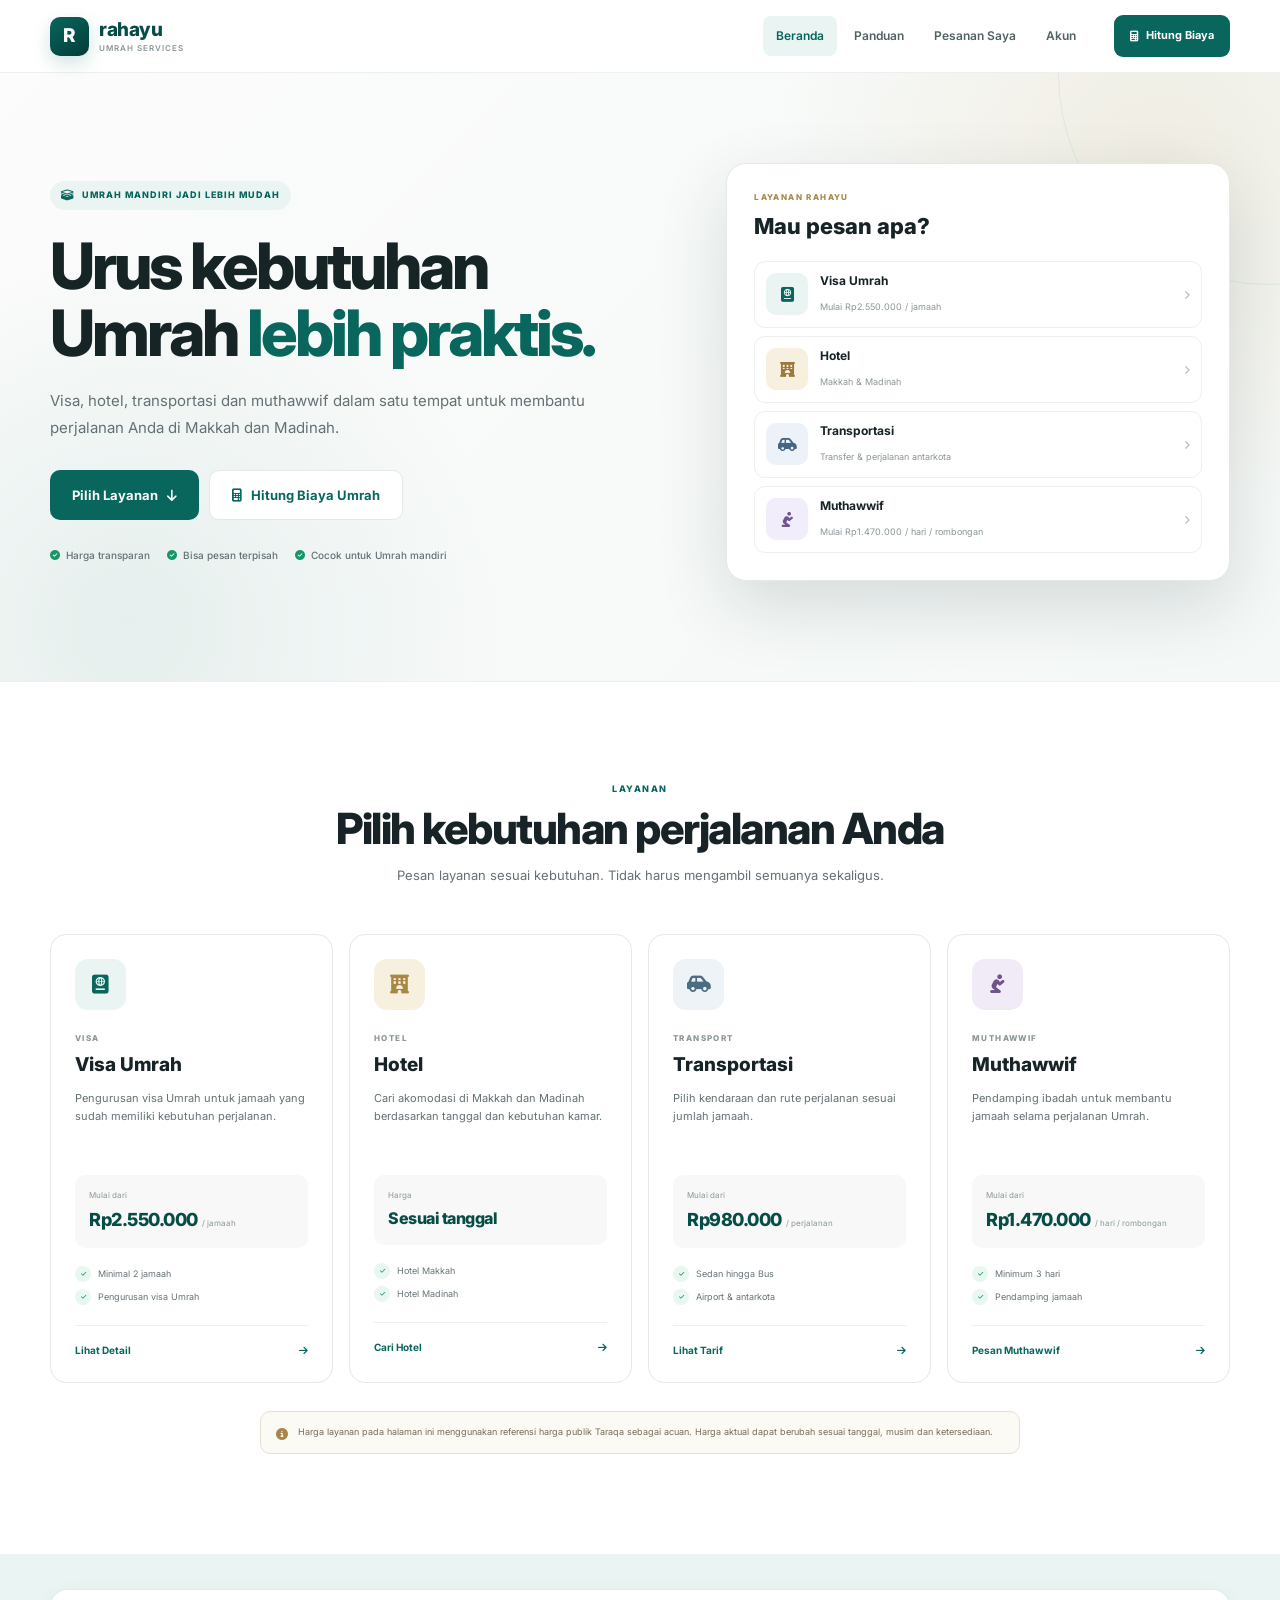
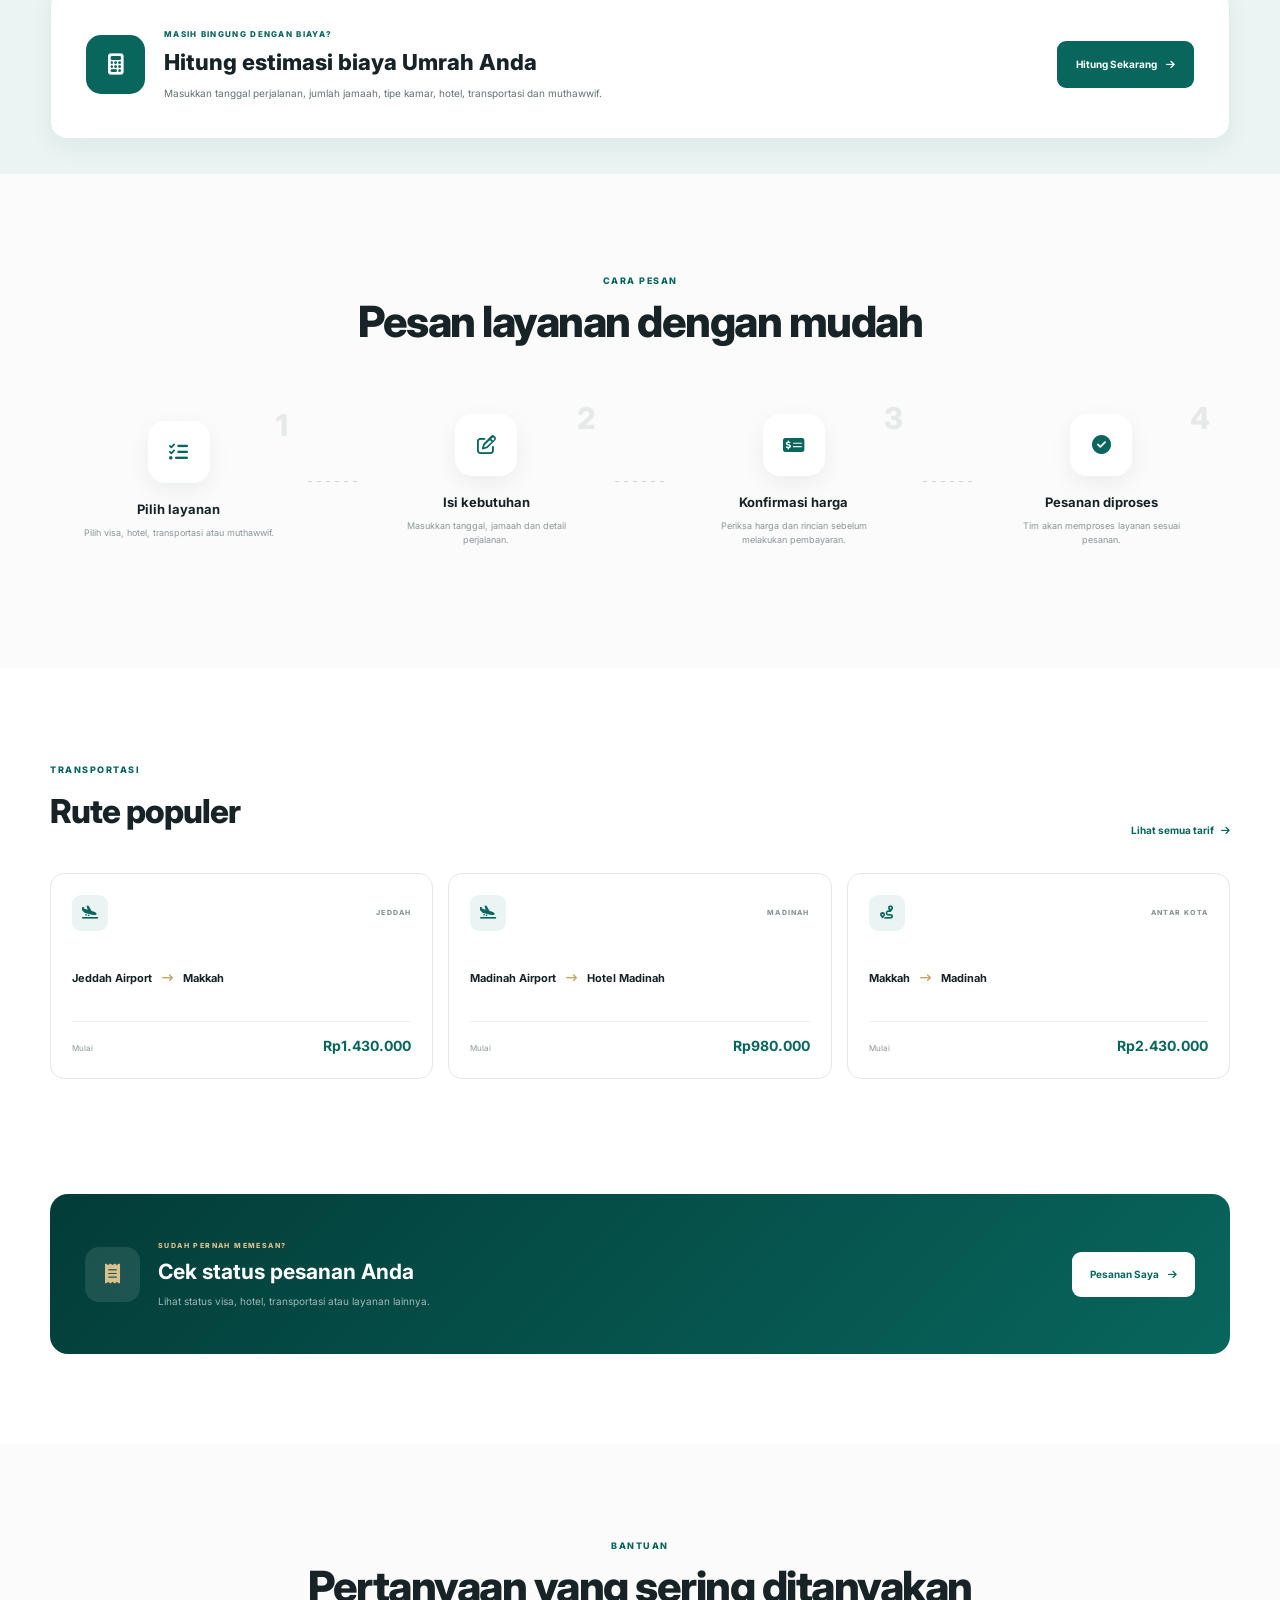
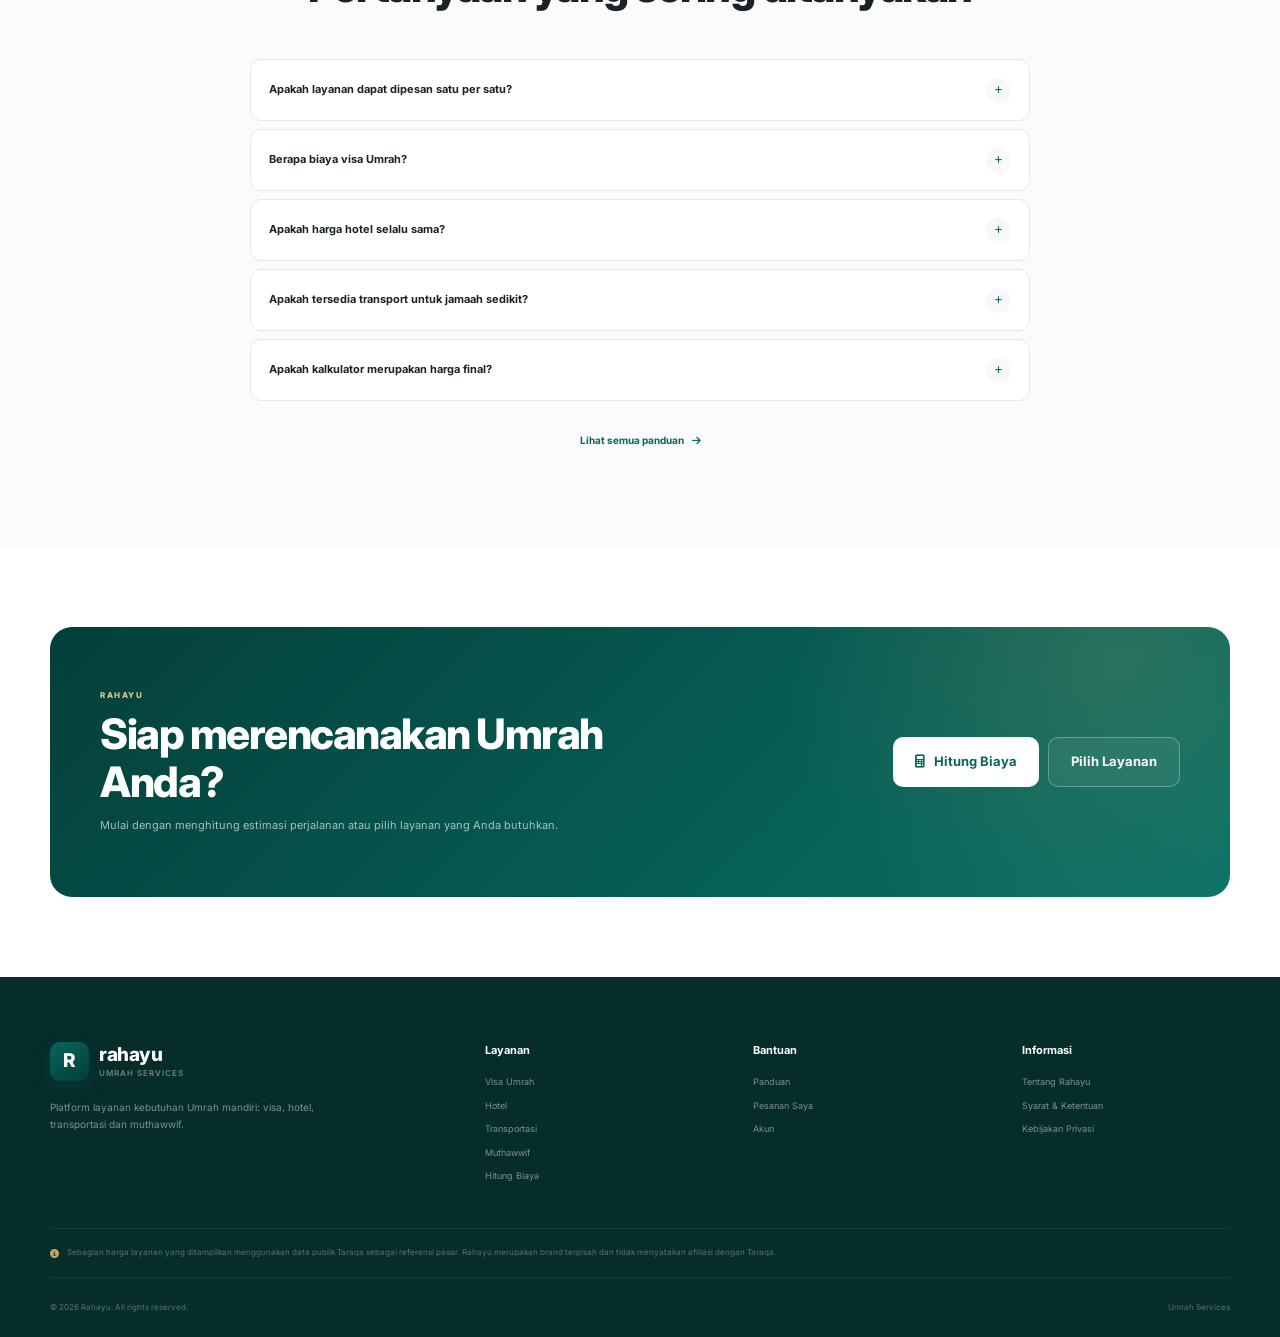
<file: index.html>
<!DOCTYPE html>
<html lang="id">
<head>
  <meta charset="UTF-8">
  <meta name="viewport" content="width=device-width, initial-scale=1.0">

  <title>Rahayu | Layanan Umrah Mandiri</title>

  <meta
    name="description"
    content="Rahayu membantu kebutuhan Umrah mandiri: visa, hotel, transportasi, muthawwif dan estimasi biaya perjalanan."
  >

  <meta name="theme-color" content="#ffffff">

  <!-- GOOGLE FONT -->
  <link rel="preconnect" href="https://fonts.googleapis.com">
  <link rel="preconnect" href="https://fonts.gstatic.com" crossorigin>

  <link
    href="https://fonts.googleapis.com/css2?family=Inter:wght@400;500;600;700;800&display=swap"
    rel="stylesheet"
  >

  <!-- FONT AWESOME -->
  <link
    rel="stylesheet"
    href="https://cdnjs.cloudflare.com/ajax/libs/font-awesome/6.6.0/css/all.min.css"
  >

  <!-- CSS -->
  <link rel="stylesheet" href="style.css">
</head>


<body>

<!-- =========================================================
     HEADER
========================================================= -->

<header class="main-header" id="mainHeader">

  <div class="container navbar">

    <!-- BRAND -->
    <a href="index.html" class="brand">

      <div class="brand-logo">
        R
      </div>

      <div class="brand-name">
        <strong>rahayu</strong>
        <small>Umrah Services</small>
      </div>

    </a>


    <!-- DESKTOP MENU -->
    <nav class="desktop-menu">

      <a href="index.html" class="nav-item active">
        Beranda
      </a>

      <a href="panduan.html" class="nav-item">
        Panduan
      </a>

      <a href="orders.html" class="nav-item">
        Pesanan Saya
      </a>

      <a href="login.html" class="nav-item">
        Akun
      </a>

    </nav>


    <!-- RIGHT -->
    <div class="nav-right">

      <a href="calculator.html" class="nav-calculate">
        <i class="fa-solid fa-calculator"></i>
        Hitung Biaya
      </a>

      <button
        class="mobile-menu-btn"
        id="mobileMenuBtn"
        aria-label="Menu"
      >
        <i class="fa-solid fa-bars"></i>
      </button>

    </div>

  </div>


  <!-- MOBILE MENU -->
  <div class="mobile-menu" id="mobileMenu">

    <a href="index.html">
      <i class="fa-solid fa-house"></i>
      Beranda
    </a>

    <a href="panduan.html">
      <i class="fa-regular fa-circle-question"></i>
      Panduan
    </a>

    <a href="orders.html">
      <i class="fa-solid fa-receipt"></i>
      Pesanan Saya
    </a>

    <a href="login.html">
      <i class="fa-regular fa-user"></i>
      Akun
    </a>

    <a href="calculator.html" class="mobile-calculate">
      <i class="fa-solid fa-calculator"></i>
      Hitung Biaya
    </a>

  </div>

</header>



<!-- =========================================================
     MAIN
========================================================= -->

<main>


<!-- =========================================================
     HERO
========================================================= -->

<section class="hero">

  <div class="container hero-container">

    <div class="hero-content">

      <div class="hero-badge">
        <i class="fa-solid fa-kaaba"></i>
        UMRAH MANDIRI JADI LEBIH MUDAH
      </div>

      <h1>
        Urus kebutuhan Umrah
        <span>lebih praktis.</span>
      </h1>

      <p>
        Visa, hotel, transportasi dan muthawwif
        dalam satu tempat untuk membantu perjalanan
        Anda di Makkah dan Madinah.
      </p>


      <div class="hero-buttons">

        <a href="#layanan" class="primary-btn">
          Pilih Layanan
          <i class="fa-solid fa-arrow-down"></i>
        </a>

        <a href="calculator.html" class="secondary-btn">
          <i class="fa-solid fa-calculator"></i>
          Hitung Biaya Umrah
        </a>

      </div>


      <div class="hero-benefits">

        <div>
          <i class="fa-solid fa-circle-check"></i>
          Harga transparan
        </div>

        <div>
          <i class="fa-solid fa-circle-check"></i>
          Bisa pesan terpisah
        </div>

        <div>
          <i class="fa-solid fa-circle-check"></i>
          Cocok untuk Umrah mandiri
        </div>

      </div>

    </div>


    <!-- HERO INFO CARD -->

    <div class="hero-info-card">

      <div class="hero-info-title">
        <span>LAYANAN RAHAYU</span>
        <h2>Mau pesan apa?</h2>
      </div>


      <a href="visa.html" class="hero-service-item">

        <div class="hero-service-icon visa">
          <i class="fa-solid fa-passport"></i>
        </div>

        <div class="hero-service-text">
          <strong>Visa Umrah</strong>
          <span>Mulai Rp2.550.000 / jamaah</span>
        </div>

        <i class="fa-solid fa-chevron-right"></i>

      </a>


      <a href="hotel.html" class="hero-service-item">

        <div class="hero-service-icon hotel">
          <i class="fa-solid fa-hotel"></i>
        </div>

        <div class="hero-service-text">
          <strong>Hotel</strong>
          <span>Makkah & Madinah</span>
        </div>

        <i class="fa-solid fa-chevron-right"></i>

      </a>


      <a href="transport.html" class="hero-service-item">

        <div class="hero-service-icon transport">
          <i class="fa-solid fa-car-side"></i>
        </div>

        <div class="hero-service-text">
          <strong>Transportasi</strong>
          <span>Transfer & perjalanan antarkota</span>
        </div>

        <i class="fa-solid fa-chevron-right"></i>

      </a>


      <a href="muthawwif.html" class="hero-service-item">

        <div class="hero-service-icon guide">
          <i class="fa-solid fa-person-praying"></i>
        </div>

        <div class="hero-service-text">
          <strong>Muthawwif</strong>
          <span>Mulai Rp1.470.000 / hari / rombongan</span>
        </div>

        <i class="fa-solid fa-chevron-right"></i>

      </a>

    </div>

  </div>

</section>



<!-- =========================================================
     SERVICES
========================================================= -->

<section class="services-section" id="layanan">

  <div class="container">

    <div class="section-title">

      <span>LAYANAN</span>

      <h2>
        Pilih kebutuhan perjalanan Anda
      </h2>

      <p>
        Pesan layanan sesuai kebutuhan.
        Tidak harus mengambil semuanya sekaligus.
      </p>

    </div>


    <div class="services-grid">


      <!-- VISA -->

      <a href="visa.html" class="service-card">

        <div class="service-icon-large visa">
          <i class="fa-solid fa-passport"></i>
        </div>

        <div class="service-card-content">

          <div class="service-label">
            VISA
          </div>

          <h3>Visa Umrah</h3>

          <p>
            Pengurusan visa Umrah untuk jamaah
            yang sudah memiliki kebutuhan perjalanan.
          </p>


          <div class="service-price">

            <small>Mulai dari</small>

            <strong>
              Rp2.550.000
            </strong>

            <span>/ jamaah</span>

          </div>


          <div class="service-detail">

            <span>
              <i class="fa-solid fa-check"></i>
              Minimal 2 jamaah
            </span>

            <span>
              <i class="fa-solid fa-check"></i>
              Pengurusan visa Umrah
            </span>

          </div>


          <div class="service-action">
            Lihat Detail
            <i class="fa-solid fa-arrow-right"></i>
          </div>

        </div>

      </a>



      <!-- HOTEL -->

      <a href="hotel.html" class="service-card">

        <div class="service-icon-large hotel">
          <i class="fa-solid fa-hotel"></i>
        </div>

        <div class="service-card-content">

          <div class="service-label">
            HOTEL
          </div>

          <h3>Hotel</h3>

          <p>
            Cari akomodasi di Makkah dan Madinah
            berdasarkan tanggal dan kebutuhan kamar.
          </p>


          <div class="service-price">

            <small>Harga</small>

            <strong class="price-text">
              Sesuai tanggal
            </strong>

          </div>


          <div class="service-detail">

            <span>
              <i class="fa-solid fa-check"></i>
              Hotel Makkah
            </span>

            <span>
              <i class="fa-solid fa-check"></i>
              Hotel Madinah
            </span>

          </div>


          <div class="service-action">
            Cari Hotel
            <i class="fa-solid fa-arrow-right"></i>
          </div>

        </div>

      </a>



      <!-- TRANSPORT -->

      <a href="transport.html" class="service-card">

        <div class="service-icon-large transport">
          <i class="fa-solid fa-car-side"></i>
        </div>

        <div class="service-card-content">

          <div class="service-label">
            TRANSPORT
          </div>

          <h3>Transportasi</h3>

          <p>
            Pilih kendaraan dan rute perjalanan
            sesuai jumlah jamaah.
          </p>


          <div class="service-price">

            <small>Mulai dari</small>

            <strong>
              Rp980.000
            </strong>

            <span>/ perjalanan</span>

          </div>


          <div class="service-detail">

            <span>
              <i class="fa-solid fa-check"></i>
              Sedan hingga Bus
            </span>

            <span>
              <i class="fa-solid fa-check"></i>
              Airport & antarkota
            </span>

          </div>


          <div class="service-action">
            Lihat Tarif
            <i class="fa-solid fa-arrow-right"></i>
          </div>

        </div>

      </a>



      <!-- MUTHAWWIF -->

      <a href="muthawwif.html" class="service-card">

        <div class="service-icon-large guide">
          <i class="fa-solid fa-person-praying"></i>
        </div>

        <div class="service-card-content">

          <div class="service-label">
            MUTHAWWIF
          </div>

          <h3>Muthawwif</h3>

          <p>
            Pendamping ibadah untuk membantu jamaah
            selama perjalanan Umrah.
          </p>


          <div class="service-price">

            <small>Mulai dari</small>

            <strong>
              Rp1.470.000
            </strong>

            <span>/ hari / rombongan</span>

          </div>


          <div class="service-detail">

            <span>
              <i class="fa-solid fa-check"></i>
              Minimum 3 hari
            </span>

            <span>
              <i class="fa-solid fa-check"></i>
              Pendamping jamaah
            </span>

          </div>


          <div class="service-action">
            Pesan Muthawwif
            <i class="fa-solid fa-arrow-right"></i>
          </div>

        </div>

      </a>

    </div>


    <div class="price-reference">
      <i class="fa-solid fa-circle-info"></i>

      <p>
        Harga layanan pada halaman ini menggunakan
        referensi harga publik Taraqa sebagai acuan.
        Harga aktual dapat berubah sesuai tanggal,
        musim dan ketersediaan.
      </p>
    </div>

  </div>

</section>



<!-- =========================================================
     CALCULATOR PROMO
========================================================= -->

<section class="calculator-promo">

  <div class="container calculator-promo-inner">

    <div class="calculator-promo-content">

      <div class="calculator-icon">
        <i class="fa-solid fa-calculator"></i>
      </div>

      <div>

        <span>MASIH BINGUNG DENGAN BIAYA?</span>

        <h2>
          Hitung estimasi biaya Umrah Anda
        </h2>

        <p>
          Masukkan tanggal perjalanan, jumlah jamaah,
          tipe kamar, hotel, transportasi dan muthawwif.
        </p>

      </div>

    </div>


    <a href="calculator.html" class="calculator-promo-button">

      Hitung Sekarang

      <i class="fa-solid fa-arrow-right"></i>

    </a>

  </div>

</section>



<!-- =========================================================
     HOW IT WORKS
========================================================= -->

<section class="how-section">

  <div class="container">

    <div class="section-title">

      <span>CARA PESAN</span>

      <h2>
        Pesan layanan dengan mudah
      </h2>

    </div>


    <div class="steps">


      <div class="step">

        <div class="step-number">
          1
        </div>

        <div class="step-icon">
          <i class="fa-solid fa-list-check"></i>
        </div>

        <h3>Pilih layanan</h3>

        <p>
          Pilih visa, hotel, transportasi
          atau muthawwif.
        </p>

      </div>


      <div class="step-line"></div>


      <div class="step">

        <div class="step-number">
          2
        </div>

        <div class="step-icon">
          <i class="fa-regular fa-pen-to-square"></i>
        </div>

        <h3>Isi kebutuhan</h3>

        <p>
          Masukkan tanggal, jamaah dan
          detail perjalanan.
        </p>

      </div>


      <div class="step-line"></div>


      <div class="step">

        <div class="step-number">
          3
        </div>

        <div class="step-icon">
          <i class="fa-solid fa-money-check-dollar"></i>
        </div>

        <h3>Konfirmasi harga</h3>

        <p>
          Periksa harga dan rincian
          sebelum melakukan pembayaran.
        </p>

      </div>


      <div class="step-line"></div>


      <div class="step">

        <div class="step-number">
          4
        </div>

        <div class="step-icon">
          <i class="fa-solid fa-circle-check"></i>
        </div>

        <h3>Pesanan diproses</h3>

        <p>
          Tim akan memproses layanan
          sesuai pesanan.
        </p>

      </div>


    </div>

  </div>

</section>



<!-- =========================================================
     TRANSPORT POPULAR ROUTES
========================================================= -->

<section class="route-section">

  <div class="container">

    <div class="section-heading-row">

      <div>

        <span class="small-heading">
          TRANSPORTASI
        </span>

        <h2>
          Rute populer
        </h2>

      </div>


      <a href="transport.html">
        Lihat semua tarif
        <i class="fa-solid fa-arrow-right"></i>
      </a>

    </div>


    <div class="route-grid">


      <a href="transport.html" class="route-card">

        <div class="route-top">

          <div class="route-icon">
            <i class="fa-solid fa-plane-arrival"></i>
          </div>

          <span>JEDDAH</span>

        </div>

        <div class="route-path">

          <strong>Jeddah Airport</strong>

          <i class="fa-solid fa-arrow-right-long"></i>

          <strong>Makkah</strong>

        </div>

        <div class="route-price">

          <span>Mulai</span>

          <strong>Rp1.430.000</strong>

        </div>

      </a>



      <a href="transport.html" class="route-card">

        <div class="route-top">

          <div class="route-icon">
            <i class="fa-solid fa-plane-arrival"></i>
          </div>

          <span>MADINAH</span>

        </div>

        <div class="route-path">

          <strong>Madinah Airport</strong>

          <i class="fa-solid fa-arrow-right-long"></i>

          <strong>Hotel Madinah</strong>

        </div>

        <div class="route-price">

          <span>Mulai</span>

          <strong>Rp980.000</strong>

        </div>

      </a>



      <a href="transport.html" class="route-card">

        <div class="route-top">

          <div class="route-icon">
            <i class="fa-solid fa-route"></i>
          </div>

          <span>ANTAR KOTA</span>

        </div>

        <div class="route-path">

          <strong>Makkah</strong>

          <i class="fa-solid fa-arrow-right-long"></i>

          <strong>Madinah</strong>

        </div>

        <div class="route-price">

          <span>Mulai</span>

          <strong>Rp2.430.000</strong>

        </div>

      </a>

    </div>

  </div>

</section>



<!-- =========================================================
     ORDER CHECK
========================================================= -->

<section class="order-section">

  <div class="container order-card">

    <div class="order-card-left">

      <div class="order-icon">
        <i class="fa-solid fa-receipt"></i>
      </div>

      <div>

        <span>SUDAH PERNAH MEMESAN?</span>

        <h2>
          Cek status pesanan Anda
        </h2>

        <p>
          Lihat status visa, hotel, transportasi
          atau layanan lainnya.
        </p>

      </div>

    </div>


    <a href="orders.html" class="order-check-button">

      Pesanan Saya

      <i class="fa-solid fa-arrow-right"></i>

    </a>

  </div>

</section>



<!-- =========================================================
     FAQ
========================================================= -->

<section class="faq-section">

  <div class="container">

    <div class="section-title">

      <span>BANTUAN</span>

      <h2>
        Pertanyaan yang sering ditanyakan
      </h2>

    </div>


    <div class="faq-list">


      <div class="faq-item">

        <button class="faq-question">

          <span>
            Apakah layanan dapat dipesan satu per satu?
          </span>

          <i class="fa-solid fa-plus"></i>

        </button>

        <div class="faq-answer">

          <p>
            Ya. Visa, hotel, transportasi dan muthawwif
            dapat dipilih sesuai kebutuhan perjalanan.
          </p>

        </div>

      </div>


      <div class="faq-item">

        <button class="faq-question">

          <span>
            Berapa biaya visa Umrah?
          </span>

          <i class="fa-solid fa-plus"></i>

        </button>

        <div class="faq-answer">

          <p>
            Referensi harga yang digunakan pada website
            ini adalah Rp2.550.000 per jamaah dengan
            minimum pemesanan 2 jamaah. Harga aktual
            dapat berubah.
          </p>

        </div>

      </div>


      <div class="faq-item">

        <button class="faq-question">

          <span>
            Apakah harga hotel selalu sama?
          </span>

          <i class="fa-solid fa-plus"></i>

        </button>

        <div class="faq-answer">

          <p>
            Tidak. Harga hotel berubah berdasarkan tanggal,
            musim, hotel, tipe kamar, meal plan dan
            ketersediaan.
          </p>

        </div>

      </div>


      <div class="faq-item">

        <button class="faq-question">

          <span>
            Apakah tersedia transport untuk jamaah sedikit?
          </span>

          <i class="fa-solid fa-plus"></i>

        </button>

        <div class="faq-answer">

          <p>
            Ya. Pilihan kendaraan nantinya mencakup kendaraan
            kecil hingga bus sehingga dapat disesuaikan
            dengan jumlah jamaah.
          </p>

        </div>

      </div>


      <div class="faq-item">

        <button class="faq-question">

          <span>
            Apakah kalkulator merupakan harga final?
          </span>

          <i class="fa-solid fa-plus"></i>

        </button>

        <div class="faq-answer">

          <p>
            Kalkulator digunakan untuk estimasi.
            Harga akhir mengikuti layanan, tanggal,
            musim dan ketersediaan aktual.
          </p>

        </div>

      </div>

    </div>


    <div class="faq-more">

      <a href="panduan.html">
        Lihat semua panduan
        <i class="fa-solid fa-arrow-right"></i>
      </a>

    </div>

  </div>

</section>



<!-- =========================================================
     FINAL CTA
========================================================= -->

<section class="final-cta">

  <div class="container final-cta-inner">

    <div>

      <span>RAHAYU</span>

      <h2>
        Siap merencanakan Umrah Anda?
      </h2>

      <p>
        Mulai dengan menghitung estimasi perjalanan
        atau pilih layanan yang Anda butuhkan.
      </p>

    </div>


    <div class="final-cta-buttons">

      <a href="calculator.html" class="primary-btn">
        <i class="fa-solid fa-calculator"></i>
        Hitung Biaya
      </a>

      <a href="#layanan" class="outline-light-btn">
        Pilih Layanan
      </a>

    </div>

  </div>

</section>


</main>



<!-- =========================================================
     FOOTER
========================================================= -->

<footer class="footer">

  <div class="container footer-grid">


    <div class="footer-brand">

      <a href="index.html" class="brand">

        <div class="brand-logo">
          R
        </div>

        <div class="brand-name footer-brand-name">

          <strong>
            rahayu
          </strong>

          <small>
            Umrah Services
          </small>

        </div>

      </a>


      <p>
        Platform layanan kebutuhan Umrah mandiri:
        visa, hotel, transportasi dan muthawwif.
      </p>

    </div>



    <div class="footer-column">

      <h3>Layanan</h3>

      <a href="visa.html">
        Visa Umrah
      </a>

      <a href="hotel.html">
        Hotel
      </a>

      <a href="transport.html">
        Transportasi
      </a>

      <a href="muthawwif.html">
        Muthawwif
      </a>

      <a href="calculator.html">
        Hitung Biaya
      </a>

    </div>



    <div class="footer-column">

      <h3>Bantuan</h3>

      <a href="panduan.html">
        Panduan
      </a>

      <a href="orders.html">
        Pesanan Saya
      </a>

      <a href="login.html">
        Akun
      </a>

    </div>



    <div class="footer-column">

      <h3>Informasi</h3>

      <a href="#">
        Tentang Rahayu
      </a>

      <a href="#">
        Syarat & Ketentuan
      </a>

      <a href="#">
        Kebijakan Privasi
      </a>

    </div>

  </div>


  <div class="container footer-reference">

    <i class="fa-solid fa-circle-info"></i>

    <p>
      Sebagian harga layanan yang ditampilkan menggunakan
      data publik Taraqa sebagai referensi pasar.
      Rahayu merupakan brand terpisah dan tidak menyatakan
      afiliasi dengan Taraqa.
    </p>

  </div>


  <div class="container footer-bottom">

    <p>
      © <span id="currentYear">2026</span>
      Rahayu. All rights reserved.
    </p>

    <span>
      Umrah Services
    </span>

  </div>

</footer>



<!-- =========================================================
     SCRIPT
========================================================= -->

<script src="script.js"></script>

</body>
</html>
</file>
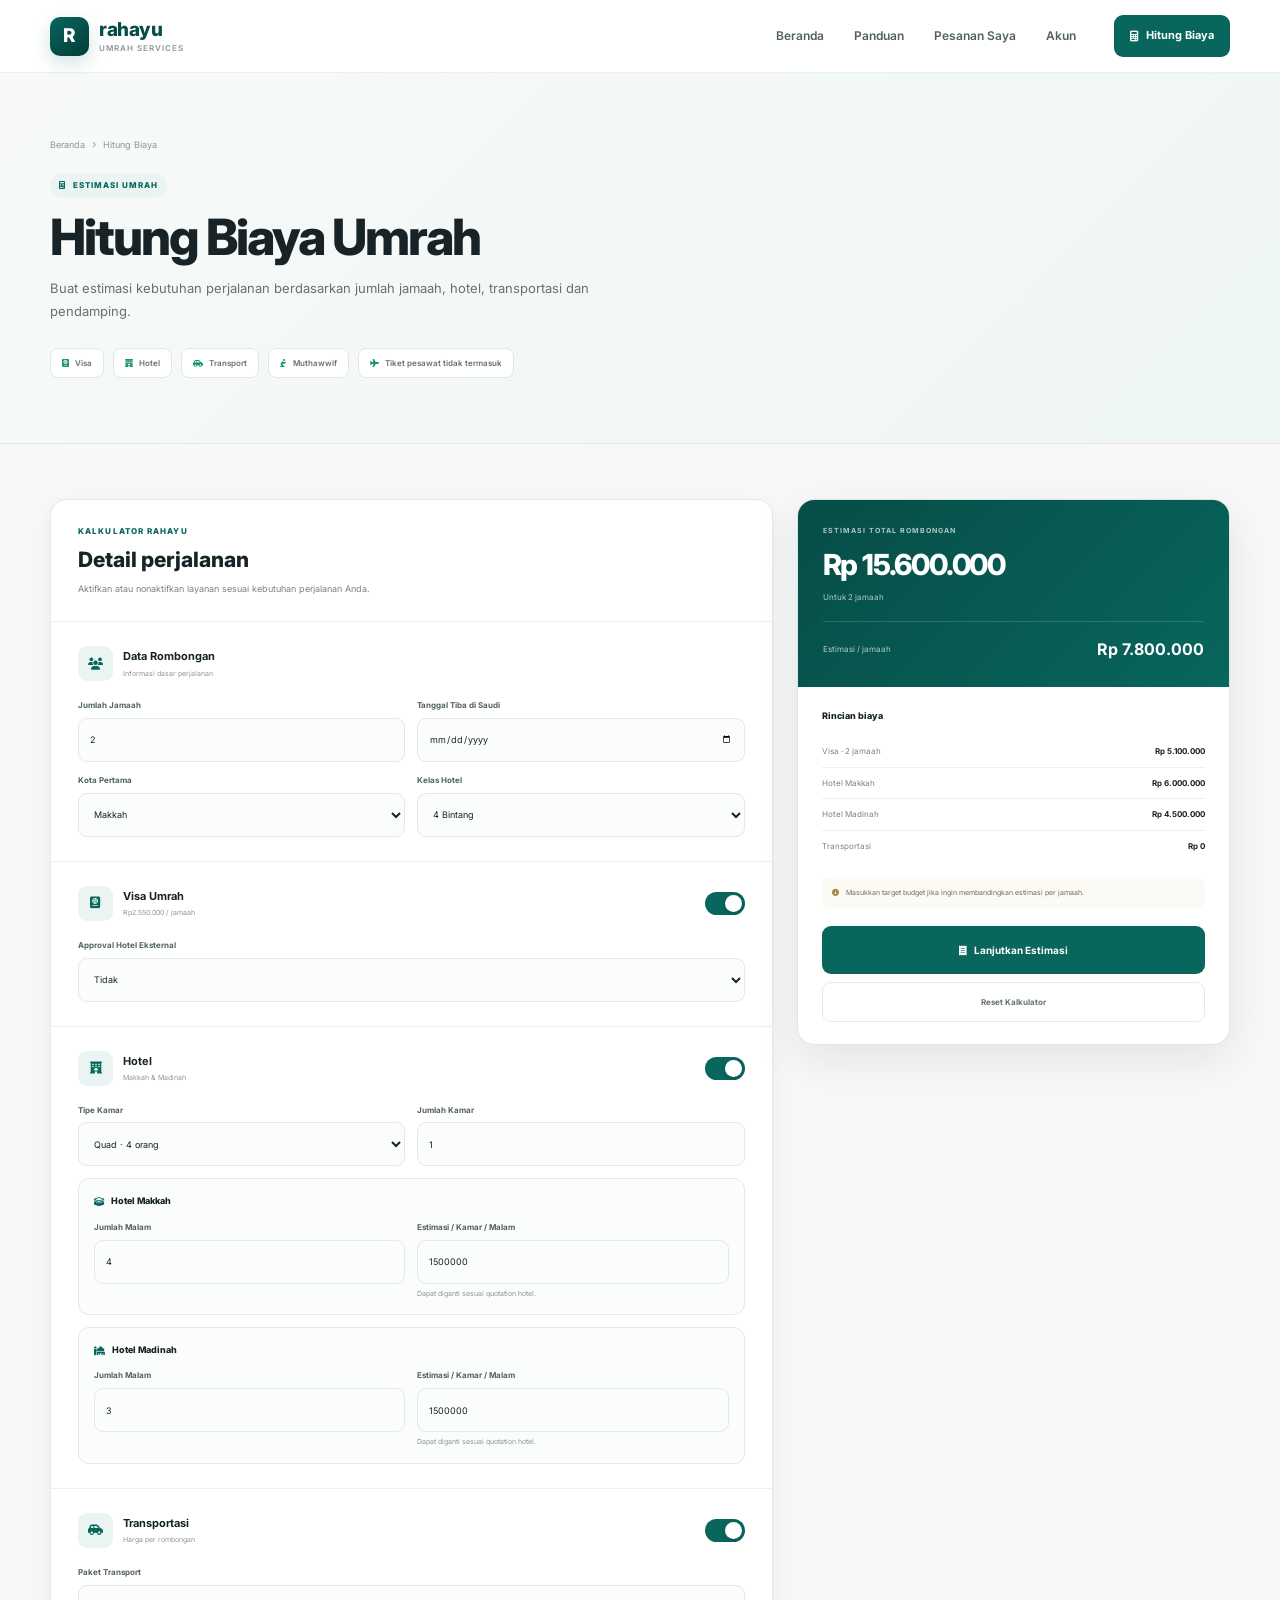
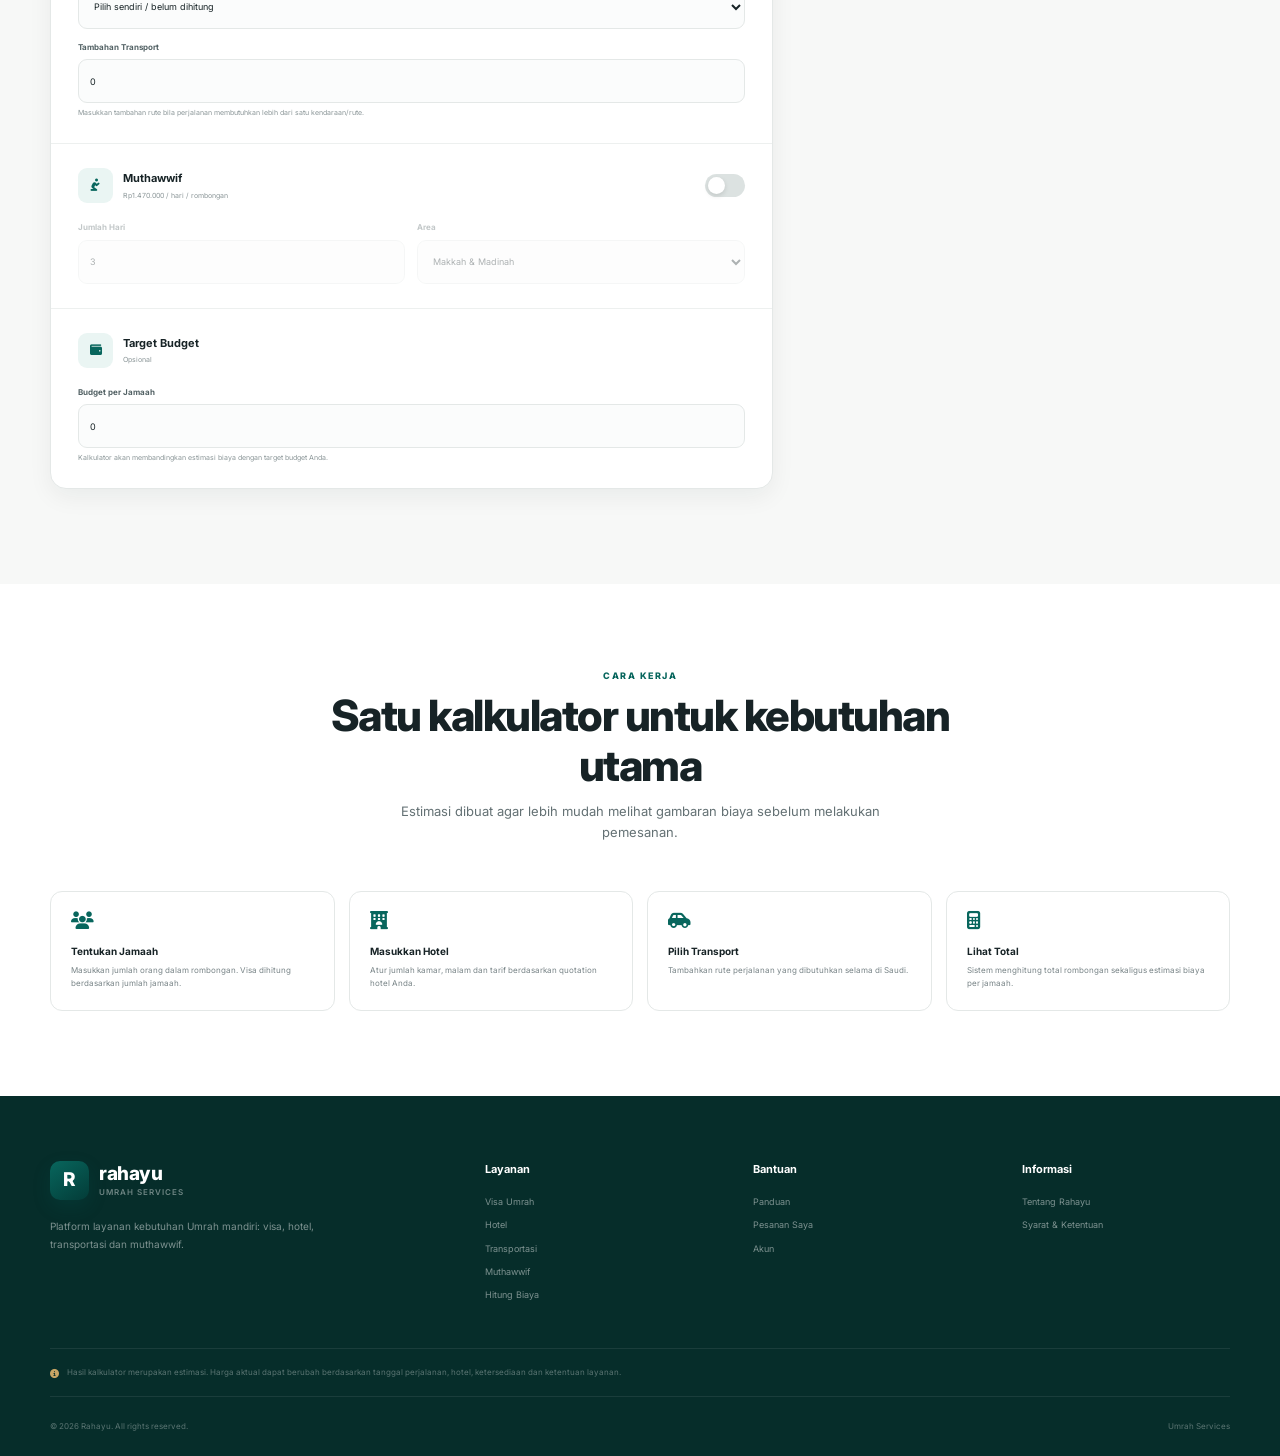
<file: calculator.html>
<!DOCTYPE html>
<html lang="id">

<head>
  <meta charset="UTF-8">

  <meta
    name="viewport"
    content="width=device-width, initial-scale=1.0"
  >

  <title>Hitung Biaya Umrah | Rahayu</title>

  <meta
    name="description"
    content="Kalkulator estimasi biaya Umrah mandiri Rahayu."
  >

  <meta name="theme-color" content="#ffffff">

  <link rel="preconnect" href="https://fonts.googleapis.com">
  <link rel="preconnect" href="https://fonts.gstatic.com" crossorigin>

  <link
    href="https://fonts.googleapis.com/css2?family=Inter:wght@400;500;600;700;800&display=swap"
    rel="stylesheet"
  >

  <link
    rel="stylesheet"
    href="https://cdnjs.cloudflare.com/ajax/libs/font-awesome/6.6.0/css/all.min.css"
  >

  <link rel="stylesheet" href="style.css">


  <style>

    /* =====================================================
       CALCULATOR HERO
    ===================================================== */

    .calculator-hero-badges {
      display: flex;
      flex-wrap: wrap;
      gap: 9px;

      margin-top: 24px;
    }

    .calculator-hero-badge {
      display: flex;
      align-items: center;
      gap: 6px;

      padding: 8px 11px;

      border: 1px solid #dfe8e6;
      border-radius: 8px;

      background: white;

      color: #647174;

      font-size: 8px;
      font-weight: 600;
    }

    .calculator-hero-badge i {
      color: #159669;
    }


    /* =====================================================
       MAIN
    ===================================================== */

    .calculator-section {
      padding: 55px 0 95px;

      background: #f7f8f7;
    }

    .calculator-layout {
      display: grid;

      grid-template-columns:
        minmax(0,1.25fr)
        minmax(300px,.75fr);

      gap: 24px;

      align-items: start;
    }


    /* =====================================================
       FORM CARD
    ===================================================== */

    .calculator-card {
      overflow: hidden;

      border: 1px solid #e4e8e7;
      border-radius: 16px;

      background: white;

      box-shadow:
        0 8px 25px rgba(18,40,39,.06);
    }

    .calculator-card-header {
      padding: 25px 27px;

      border-bottom: 1px solid #edf0ef;
    }

    .calculator-card-header span {
      display: block;

      margin-bottom: 5px;

      color: #08665d;

      font-size: 8px;
      font-weight: 800;

      letter-spacing: 1.1px;
    }

    .calculator-card-header h2 {
      margin-bottom: 5px;

      color: #172326;

      font-size: 21px;
      font-weight: 800;
    }

    .calculator-card-header p {
      color: #778386;

      font-size: 9px;
      line-height: 1.6;
    }


    /* =====================================================
       SECTION
    ===================================================== */

    .calc-section {
      padding: 24px 27px;

      border-bottom: 1px solid #edf0ef;
    }

    .calc-section:last-child {
      border-bottom: 0;
    }

    .calc-section-head {
      display: flex;
      align-items: center;
      justify-content: space-between;
      gap: 15px;

      margin-bottom: 18px;
    }

    .calc-section-title {
      display: flex;
      align-items: center;
      gap: 10px;
    }

    .calc-section-icon {
      width: 35px;
      height: 35px;

      flex: 0 0 35px;

      display: grid;
      place-items: center;

      border-radius: 9px;

      background: #eaf5f3;

      color: #08665d;

      font-size: 12px;
    }

    .calc-section-title strong {
      display: block;

      margin-bottom: 2px;

      color: #172326;

      font-size: 11px;
    }

    .calc-section-title span {
      display: block;

      color: #8b9698;

      font-size: 7px;
    }


    /* =====================================================
       SWITCH
    ===================================================== */

    .switch {
      position: relative;

      width: 40px;
      height: 23px;

      flex: 0 0 40px;
    }

    .switch input {
      display: none;
    }

    .slider {
      position: absolute;
      inset: 0;

      border-radius: 100px;

      background: #dce2e1;

      cursor: pointer;

      transition: .2s ease;
    }

    .slider::before {
      content: "";

      position: absolute;

      width: 17px;
      height: 17px;

      left: 3px;
      top: 3px;

      border-radius: 50%;

      background: white;

      box-shadow:
        0 2px 5px rgba(0,0,0,.12);

      transition: .2s ease;
    }

    .switch input:checked + .slider {
      background: #08665d;
    }

    .switch input:checked + .slider::before {
      transform: translateX(17px);
    }


    /* =====================================================
       FORM
    ===================================================== */

    .calc-grid {
      display: grid;

      grid-template-columns: 1fr 1fr;

      gap: 12px;
    }

    .calc-field.full {
      grid-column: 1 / -1;
    }

    .calc-field label {
      display: block;

      margin-bottom: 6px;

      color: #526164;

      font-size: 8px;
      font-weight: 700;
    }

    .calc-field input,
    .calc-field select {
      width: 100%;
      height: 44px;

      padding: 0 11px;

      outline: none;

      border: 1px solid #e4e8e7;
      border-radius: 9px;

      background: #fbfcfc;

      color: #172326;

      font-family: inherit;
      font-size: 9px;
    }

    .calc-field input:focus,
    .calc-field select:focus {
      border-color: #08665d;

      background: white;

      box-shadow:
        0 0 0 3px rgba(8,102,93,.07);
    }

    .calc-field small {
      display: block;

      margin-top: 5px;

      color: #8b9698;

      font-size: 7px;
      line-height: 1.5;
    }


    /* =====================================================
       HOTEL CITY
    ===================================================== */

    .hotel-city-box {
      padding: 15px;

      border: 1px solid #e4e8e7;
      border-radius: 11px;

      background: #fbfcfc;
    }

    .hotel-city-title {
      display: flex;
      align-items: center;
      gap: 7px;

      margin-bottom: 12px;

      color: #172326;

      font-size: 9px;
      font-weight: 800;
    }

    .hotel-city-title i {
      color: #08665d;
    }


    /* =====================================================
       DISABLED
    ===================================================== */

    .calc-section.disabled .calc-section-body {
      opacity: .35;

      pointer-events: none;
    }


    /* =====================================================
       SUMMARY
    ===================================================== */

    .calculator-summary {
      position: sticky;

      top: 95px;

      overflow: hidden;

      border: 1px solid #dfe5e4;
      border-radius: 17px;

      background: white;

      box-shadow:
        0 15px 45px rgba(18,40,39,.09);
    }

    .summary-top {
      padding: 25px;

      background:
        linear-gradient(
          135deg,
          #064d47,
          #08665d
        );

      color: white;
    }

    .summary-top-label {
      margin-bottom: 5px;

      color: rgba(255,255,255,.68);

      font-size: 7px;
      font-weight: 700;

      letter-spacing: 1px;
    }

    .summary-total {
      margin-bottom: 3px;

      font-size: 29px;
      font-weight: 800;

      letter-spacing: -1.2px;
    }

    .summary-top p {
      color: rgba(255,255,255,.7);

      font-size: 8px;
    }

    .summary-per-person {
      display: flex;
      align-items: center;
      justify-content: space-between;
      gap: 12px;

      margin-top: 17px;

      padding-top: 15px;

      border-top:
        1px solid rgba(255,255,255,.14);
    }

    .summary-per-person span {
      color: rgba(255,255,255,.7);

      font-size: 8px;
    }

    .summary-per-person strong {
      font-size: 16px;
    }


    /* BREAKDOWN */

    .summary-body {
      padding: 22px 24px;
    }

    .summary-body-title {
      margin-bottom: 12px;

      color: #172326;

      font-size: 9px;
      font-weight: 800;
    }

    .breakdown {
      display: flex;
      flex-direction: column;
    }

    .breakdown-row {
      display: flex;
      justify-content: space-between;
      gap: 14px;

      padding: 9px 0;

      border-bottom: 1px solid #edf0ef;

      font-size: 8px;
    }

    .breakdown-row:last-child {
      border-bottom: 0;
    }

    .breakdown-row span {
      color: #778386;
    }

    .breakdown-row strong {
      color: #172326;

      text-align: right;
    }

    .breakdown-row.muted strong {
      color: #8b9698;
    }

    .calculator-button {
      width: 100%;
      min-height: 48px;

      display: flex;
      align-items: center;
      justify-content: center;
      gap: 7px;

      margin-top: 18px;

      border: 0;
      border-radius: 9px;

      background: #08665d;

      color: white;

      font-size: 10px;
      font-weight: 700;

      cursor: pointer;
    }

    .calculator-button:hover {
      background: #064d47;
    }

    .reset-button {
      width: 100%;
      min-height: 40px;

      margin-top: 8px;

      border: 1px solid #e4e8e7;
      border-radius: 9px;

      background: white;

      color: #647174;

      font-size: 8px;
      font-weight: 700;

      cursor: pointer;
    }

    .summary-warning {
      display: flex;
      align-items: flex-start;
      gap: 7px;

      margin-top: 15px;

      padding: 10px;

      border-radius: 8px;

      background: #fcfaf5;

      color: #756b58;

      font-size: 7px;
      line-height: 1.6;
    }

    .summary-warning i {
      margin-top: 2px;

      color: #a98645;
    }


    /* =====================================================
       HOW
    ===================================================== */

    .calculator-info {
      padding: 85px 0;

      background: white;
    }

    .calculator-info-grid {
      display: grid;

      grid-template-columns:
        repeat(4,1fr);

      gap: 14px;

      margin-top: 35px;
    }

    .calculator-info-card {
      padding: 20px;

      border: 1px solid #e4e8e7;
      border-radius: 12px;
    }

    .calculator-info-card i {
      display: block;

      margin-bottom: 13px;

      color: #08665d;

      font-size: 18px;
    }

    .calculator-info-card strong {
      display: block;

      margin-bottom: 5px;

      font-size: 10px;
    }

    .calculator-info-card p {
      color: #778386;

      font-size: 8px;
      line-height: 1.65;
    }


    /* =====================================================
       RESPONSIVE
    ===================================================== */

    @media(max-width:900px) {

      .calculator-layout {
        grid-template-columns: 1fr;
      }

      .calculator-summary {
        position: static;
      }

      .calculator-info-grid {
        grid-template-columns: 1fr 1fr;
      }

    }

    @media(max-width:600px) {

      .calculator-section {
        padding: 40px 0 65px;
      }

      .calculator-card-header,
      .calc-section {
        padding-left: 19px;
        padding-right: 19px;
      }

      .calc-grid {
        grid-template-columns: 1fr;
      }

      .calc-field.full {
        grid-column: auto;
      }

      .calculator-info-grid {
        grid-template-columns: 1fr;
      }

      .summary-total {
        font-size: 25px;
      }

    }

  </style>

</head>


<body>


<!-- =====================================================
     HEADER
===================================================== -->

<header class="main-header" id="mainHeader">

  <div class="container navbar">


    <a href="index.html" class="brand">

      <div class="brand-logo">
        R
      </div>

      <div class="brand-name">

        <strong>
          rahayu
        </strong>

        <small>
          Umrah Services
        </small>

      </div>

    </a>


    <nav class="desktop-menu">

      <a href="index.html" class="nav-item">
        Beranda
      </a>

      <a href="panduan.html" class="nav-item">
        Panduan
      </a>

      <a href="orders.html" class="nav-item">
        Pesanan Saya
      </a>

      <a href="login.html" class="nav-item">
        Akun
      </a>

    </nav>


    <div class="nav-right">

      <a
        href="calculator.html"
        class="nav-calculate"
      >

        <i class="fa-solid fa-calculator"></i>

        Hitung Biaya

      </a>


      <button
        class="mobile-menu-btn"
        id="mobileMenuBtn"
        aria-label="Menu"
      >

        <i class="fa-solid fa-bars"></i>

      </button>

    </div>

  </div>


  <div
    class="mobile-menu"
    id="mobileMenu"
  >

    <a href="index.html">

      <i class="fa-solid fa-house"></i>

      Beranda

    </a>


    <a href="visa.html">

      <i class="fa-solid fa-passport"></i>

      Visa

    </a>


    <a href="hotel.html">

      <i class="fa-solid fa-hotel"></i>

      Hotel

    </a>


    <a href="transport.html">

      <i class="fa-solid fa-car-side"></i>

      Transportasi

    </a>


    <a href="muthawwif.html">

      <i class="fa-solid fa-person-praying"></i>

      Muthawwif

    </a>


    <a href="orders.html">

      <i class="fa-solid fa-receipt"></i>

      Pesanan Saya

    </a>

  </div>

</header>


<main>


<!-- =====================================================
     HERO
===================================================== -->

<section class="page-header">

  <div class="container">

    <div class="page-header-content">


      <div class="page-breadcrumb">

        <a href="index.html">
          Beranda
        </a>

        <i class="fa-solid fa-chevron-right"></i>

        <span>
          Hitung Biaya
        </span>

      </div>


      <div class="page-label">

        <i class="fa-solid fa-calculator"></i>

        ESTIMASI UMRAH

      </div>


      <h1>
        Hitung Biaya Umrah
      </h1>


      <p>
        Buat estimasi kebutuhan perjalanan
        berdasarkan jumlah jamaah, hotel,
        transportasi dan pendamping.
      </p>


      <div class="calculator-hero-badges">


        <div class="calculator-hero-badge">

          <i class="fa-solid fa-passport"></i>

          Visa

        </div>


        <div class="calculator-hero-badge">

          <i class="fa-solid fa-hotel"></i>

          Hotel

        </div>


        <div class="calculator-hero-badge">

          <i class="fa-solid fa-car-side"></i>

          Transport

        </div>


        <div class="calculator-hero-badge">

          <i class="fa-solid fa-person-praying"></i>

          Muthawwif

        </div>


        <div class="calculator-hero-badge">

          <i class="fa-solid fa-plane"></i>

          Tiket pesawat tidak termasuk

        </div>

      </div>

    </div>

  </div>

</section>


<!-- =====================================================
     CALCULATOR
===================================================== -->

<section class="calculator-section">

  <div class="container calculator-layout">


    <!-- =================================================
         LEFT
    ================================================== -->

    <div class="calculator-card">


      <div class="calculator-card-header">

        <span>
          KALKULATOR RAHAYU
        </span>

        <h2>
          Detail perjalanan
        </h2>

        <p>
          Aktifkan atau nonaktifkan layanan
          sesuai kebutuhan perjalanan Anda.
        </p>

      </div>


      <!-- =================================================
           BASIC
      ================================================== -->

      <div class="calc-section">

        <div class="calc-section-head">

          <div class="calc-section-title">

            <div class="calc-section-icon">

              <i class="fa-solid fa-users"></i>

            </div>

            <div>

              <strong>
                Data Rombongan
              </strong>

              <span>
                Informasi dasar perjalanan
              </span>

            </div>

          </div>

        </div>


        <div class="calc-section-body">

          <div class="calc-grid">


            <div class="calc-field">

              <label for="calcPersons">
                Jumlah Jamaah
              </label>

              <input
                type="number"
                id="calcPersons"
                min="2"
                value="2"
              >

            </div>


            <div class="calc-field">

              <label for="arrivalDate">
                Tanggal Tiba di Saudi
              </label>

              <input
                type="date"
                id="arrivalDate"
              >

            </div>


            <div class="calc-field">

              <label for="firstCity">
                Kota Pertama
              </label>

              <select id="firstCity">

                <option value="makkah">
                  Makkah
                </option>

                <option value="madinah">
                  Madinah
                </option>

              </select>

            </div>


            <div class="calc-field">

              <label for="hotelClass">
                Kelas Hotel
              </label>

              <select id="hotelClass">

                <option value="3">
                  3 Bintang
                </option>

                <option
                  value="4"
                  selected
                >
                  4 Bintang
                </option>

                <option value="5">
                  5 Bintang
                </option>

              </select>

            </div>

          </div>

        </div>

      </div>


      <!-- =================================================
           VISA
      ================================================== -->

      <div
        class="calc-section"
        id="visaSection"
      >

        <div class="calc-section-head">

          <div class="calc-section-title">

            <div class="calc-section-icon">

              <i class="fa-solid fa-passport"></i>

            </div>

            <div>

              <strong>
                Visa Umrah
              </strong>

              <span>
                Rp2.550.000 / jamaah
              </span>

            </div>

          </div>


          <label class="switch">

            <input
              type="checkbox"
              id="includeVisa"
              checked
            >

            <span class="slider"></span>

          </label>

        </div>


        <div class="calc-section-body">

          <div class="calc-grid">


            <div class="calc-field full">

              <label for="externalApproval">
                Approval Hotel Eksternal
              </label>

              <select id="externalApproval">

                <option value="0">
                  Tidak
                </option>

                <option value="490000">
                  Ya · + Rp490.000
                </option>

              </select>

            </div>

          </div>

        </div>

      </div>


      <!-- =================================================
           HOTEL
      ================================================== -->

      <div
        class="calc-section"
        id="hotelSection"
      >

        <div class="calc-section-head">

          <div class="calc-section-title">

            <div class="calc-section-icon">

              <i class="fa-solid fa-hotel"></i>

            </div>

            <div>

              <strong>
                Hotel
              </strong>

              <span>
                Makkah & Madinah
              </span>

            </div>

          </div>


          <label class="switch">

            <input
              type="checkbox"
              id="includeHotel"
              checked
            >

            <span class="slider"></span>

          </label>

        </div>


        <div class="calc-section-body">


          <div class="calc-grid">


            <div class="calc-field">

              <label for="roomType">
                Tipe Kamar
              </label>

              <select id="roomType">

                <option value="2">
                  Double · 2 orang
                </option>

                <option value="3">
                  Triple · 3 orang
                </option>

                <option
                  value="4"
                  selected
                >
                  Quad · 4 orang
                </option>

              </select>

            </div>


            <div class="calc-field">

              <label for="roomCount">
                Jumlah Kamar
              </label>

              <input
                type="number"
                id="roomCount"
                min="1"
                value="1"
              >

            </div>


            <!-- MAKKAH -->

            <div class="calc-field full">

              <div class="hotel-city-box">


                <div class="hotel-city-title">

                  <i class="fa-solid fa-kaaba"></i>

                  Hotel Makkah

                </div>


                <div class="calc-grid">


                  <div class="calc-field">

                    <label for="makkahNights">
                      Jumlah Malam
                    </label>

                    <input
                      type="number"
                      id="makkahNights"
                      min="0"
                      value="4"
                    >

                  </div>


                  <div class="calc-field">

                    <label for="makkahRate">
                      Estimasi / Kamar / Malam
                    </label>

                    <input
                      type="number"
                      id="makkahRate"
                      min="0"
                      value="1500000"
                    >

                    <small>
                      Dapat diganti sesuai quotation hotel.
                    </small>

                  </div>

                </div>

              </div>

            </div>


            <!-- MADINAH -->

            <div class="calc-field full">

              <div class="hotel-city-box">


                <div class="hotel-city-title">

                  <i class="fa-solid fa-mosque"></i>

                  Hotel Madinah

                </div>


                <div class="calc-grid">


                  <div class="calc-field">

                    <label for="madinahNights">
                      Jumlah Malam
                    </label>

                    <input
                      type="number"
                      id="madinahNights"
                      min="0"
                      value="3"
                    >

                  </div>


                  <div class="calc-field">

                    <label for="madinahRate">
                      Estimasi / Kamar / Malam
                    </label>

                    <input
                      type="number"
                      id="madinahRate"
                      min="0"
                      value="1500000"
                    >

                    <small>
                      Dapat diganti sesuai quotation hotel.
                    </small>

                  </div>

                </div>

              </div>

            </div>

          </div>

        </div>

      </div>


      <!-- =================================================
           TRANSPORT
      ================================================== -->

      <div
        class="calc-section"
        id="transportSection"
      >

        <div class="calc-section-head">

          <div class="calc-section-title">

            <div class="calc-section-icon">

              <i class="fa-solid fa-car-side"></i>

            </div>

            <div>

              <strong>
                Transportasi
              </strong>

              <span>
                Harga per rombongan
              </span>

            </div>

          </div>


          <label class="switch">

            <input
              type="checkbox"
              id="includeTransport"
              checked
            >

            <span class="slider"></span>

          </label>

        </div>


        <div class="calc-section-body">

          <div class="calc-grid">


            <div class="calc-field full">

              <label for="transportPackage">
                Paket Transport
              </label>

              <select id="transportPackage">

                <option value="0">
                  Pilih sendiri / belum dihitung
                </option>

                <option value="1430000">
                  Jeddah Airport → Makkah · Rp1.430.000
                </option>

                <option value="2600000">
                  Jeddah Airport → Madinah · Rp2.600.000
                </option>

                <option value="980000">
                  Madinah Airport → Hotel · Rp980.000
                </option>

                <option value="2430000">
                  Makkah → Madinah · Rp2.430.000
                </option>

                <option value="580000">
                  Hotel → Stasiun Haramain · Rp580.000
                </option>

              </select>

            </div>


            <div class="calc-field full">

              <label for="additionalTransport">
                Tambahan Transport
              </label>

              <input
                type="number"
                id="additionalTransport"
                min="0"
                value="0"
                placeholder="Contoh: 2430000"
              >

              <small>
                Masukkan tambahan rute bila perjalanan
                membutuhkan lebih dari satu kendaraan/rute.
              </small>

            </div>

          </div>

        </div>

      </div>


      <!-- =================================================
           MUTHAWWIF
      ================================================== -->

      <div
        class="calc-section"
        id="muthawwifSection"
      >

        <div class="calc-section-head">

          <div class="calc-section-title">

            <div class="calc-section-icon">

              <i class="fa-solid fa-person-praying"></i>

            </div>

            <div>

              <strong>
                Muthawwif
              </strong>

              <span>
                Rp1.470.000 / hari / rombongan
              </span>

            </div>

          </div>


          <label class="switch">

            <input
              type="checkbox"
              id="includeMuthawwif"
            >

            <span class="slider"></span>

          </label>

        </div>


        <div class="calc-section-body">

          <div class="calc-grid">


            <div class="calc-field">

              <label for="muthawwifCalcDays">
                Jumlah Hari
              </label>

              <input
                type="number"
                id="muthawwifCalcDays"
                min="3"
                value="3"
              >

            </div>


            <div class="calc-field">

              <label for="muthawwifArea">
                Area
              </label>

              <select id="muthawwifArea">

                <option value="makkah-madinah">
                  Makkah & Madinah
                </option>

                <option value="makkah">
                  Makkah
                </option>

                <option value="madinah">
                  Madinah
                </option>

              </select>

            </div>

          </div>

        </div>

      </div>


      <!-- =================================================
           BUDGET
      ================================================== -->

      <div class="calc-section">

        <div class="calc-section-head">

          <div class="calc-section-title">

            <div class="calc-section-icon">

              <i class="fa-solid fa-wallet"></i>

            </div>

            <div>

              <strong>
                Target Budget
              </strong>

              <span>
                Opsional
              </span>

            </div>

          </div>

        </div>


        <div class="calc-section-body">

          <div class="calc-grid">


            <div class="calc-field full">

              <label for="targetBudget">
                Budget per Jamaah
              </label>

              <input
                type="number"
                id="targetBudget"
                min="0"
                value="0"
                placeholder="Contoh: 12000000"
              >

              <small>
                Kalkulator akan membandingkan estimasi
                biaya dengan target budget Anda.
              </small>

            </div>

          </div>

        </div>

      </div>

    </div>


    <!-- =================================================
         SUMMARY
    ================================================== -->

    <aside class="calculator-summary">


      <div class="summary-top">


        <div class="summary-top-label">
          ESTIMASI TOTAL ROMBONGAN
        </div>


        <div
          class="summary-total"
          id="grandTotal"
        >
          Rp0
        </div>


        <p id="summaryGroupText">
          Untuk 2 jamaah
        </p>


        <div class="summary-per-person">

          <span>
            Estimasi / jamaah
          </span>

          <strong id="perPersonTotal">
            Rp0
          </strong>

        </div>

      </div>


      <div class="summary-body">


        <div class="summary-body-title">
          Rincian biaya
        </div>


        <div
          class="breakdown"
          id="costBreakdown"
        ></div>


        <div
          class="summary-warning"
          id="budgetMessage"
        >

          <i class="fa-solid fa-circle-info"></i>

          <span>
            Masukkan target budget jika ingin
            membandingkan estimasi per jamaah.
          </span>

        </div>


        <button
          type="button"
          class="calculator-button"
          id="saveEstimate"
        >

          <i class="fa-solid fa-receipt"></i>

          Lanjutkan Estimasi

        </button>


        <button
          type="button"
          class="reset-button"
          id="resetCalculator"
        >

          Reset Kalkulator

        </button>

      </div>

    </aside>

  </div>

</section>


<!-- =====================================================
     INFO
===================================================== -->

<section class="calculator-info">

  <div class="container">


    <div class="section-title">

      <span>
        CARA KERJA
      </span>

      <h2>
        Satu kalkulator untuk kebutuhan utama
      </h2>

      <p>
        Estimasi dibuat agar lebih mudah melihat
        gambaran biaya sebelum melakukan pemesanan.
      </p>

    </div>


    <div class="calculator-info-grid">


      <div class="calculator-info-card">

        <i class="fa-solid fa-users"></i>

        <strong>
          Tentukan Jamaah
        </strong>

        <p>
          Masukkan jumlah orang dalam rombongan.
          Visa dihitung berdasarkan jumlah jamaah.
        </p>

      </div>


      <div class="calculator-info-card">

        <i class="fa-solid fa-hotel"></i>

        <strong>
          Masukkan Hotel
        </strong>

        <p>
          Atur jumlah kamar, malam dan tarif
          berdasarkan quotation hotel Anda.
        </p>

      </div>


      <div class="calculator-info-card">

        <i class="fa-solid fa-car-side"></i>

        <strong>
          Pilih Transport
        </strong>

        <p>
          Tambahkan rute perjalanan yang
          dibutuhkan selama di Saudi.
        </p>

      </div>


      <div class="calculator-info-card">

        <i class="fa-solid fa-calculator"></i>

        <strong>
          Lihat Total
        </strong>

        <p>
          Sistem menghitung total rombongan
          sekaligus estimasi biaya per jamaah.
        </p>

      </div>

    </div>

  </div>

</section>


</main>


<!-- =====================================================
     FOOTER
===================================================== -->

<footer class="footer">

  <div class="container footer-grid">


    <div class="footer-brand">

      <a href="index.html" class="brand">

        <div class="brand-logo">
          R
        </div>

        <div class="brand-name footer-brand-name">

          <strong>
            rahayu
          </strong>

          <small>
            Umrah Services
          </small>

        </div>

      </a>


      <p>
        Platform layanan kebutuhan Umrah mandiri:
        visa, hotel, transportasi dan muthawwif.
      </p>

    </div>


    <div class="footer-column">

      <h3>
        Layanan
      </h3>

      <a href="visa.html">
        Visa Umrah
      </a>

      <a href="hotel.html">
        Hotel
      </a>

      <a href="transport.html">
        Transportasi
      </a>

      <a href="muthawwif.html">
        Muthawwif
      </a>

      <a href="calculator.html">
        Hitung Biaya
      </a>

    </div>


    <div class="footer-column">

      <h3>
        Bantuan
      </h3>

      <a href="panduan.html">
        Panduan
      </a>

      <a href="orders.html">
        Pesanan Saya
      </a>

      <a href="login.html">
        Akun
      </a>

    </div>


    <div class="footer-column">

      <h3>
        Informasi
      </h3>

      <a href="index.html">
        Tentang Rahayu
      </a>

      <a href="panduan.html">
        Syarat & Ketentuan
      </a>

    </div>

  </div>


  <div class="container footer-reference">

    <i class="fa-solid fa-circle-info"></i>

    <p>
      Hasil kalkulator merupakan estimasi.
      Harga aktual dapat berubah berdasarkan
      tanggal perjalanan, hotel, ketersediaan
      dan ketentuan layanan.
    </p>

  </div>


  <div class="container footer-bottom">

    <p>
      ©
      <span id="currentYear">
        2026
      </span>
      Rahayu. All rights reserved.
    </p>

    <span>
      Umrah Services
    </span>

  </div>

</footer>


<script src="script.js"></script>


<script>

document.addEventListener(
  "DOMContentLoaded",
  function () {


    /* =====================================================
       PRICES
    ===================================================== */

    const VISA_PRICE =
      2550000;

    const MUTHAWWIF_PRICE =
      1470000;


    /* =====================================================
       ELEMENTS
    ===================================================== */

    const persons =
      document.getElementById(
        "calcPersons"
      );

    const includeVisa =
      document.getElementById(
        "includeVisa"
      );

    const includeHotel =
      document.getElementById(
        "includeHotel"
      );

    const includeTransport =
      document.getElementById(
        "includeTransport"
      );

    const includeMuthawwif =
      document.getElementById(
        "includeMuthawwif"
      );


    const visaSection =
      document.getElementById(
        "visaSection"
      );

    const hotelSection =
      document.getElementById(
        "hotelSection"
      );

    const transportSection =
      document.getElementById(
        "transportSection"
      );

    const muthawwifSection =
      document.getElementById(
        "muthawwifSection"
      );


    const externalApproval =
      document.getElementById(
        "externalApproval"
      );


    const roomType =
      document.getElementById(
        "roomType"
      );

    const roomCount =
      document.getElementById(
        "roomCount"
      );

    const makkahNights =
      document.getElementById(
        "makkahNights"
      );

    const makkahRate =
      document.getElementById(
        "makkahRate"
      );

    const madinahNights =
      document.getElementById(
        "madinahNights"
      );

    const madinahRate =
      document.getElementById(
        "madinahRate"
      );


    const transportPackage =
      document.getElementById(
        "transportPackage"
      );

    const additionalTransport =
      document.getElementById(
        "additionalTransport"
      );


    const muthawwifDays =
      document.getElementById(
        "muthawwifCalcDays"
      );


    const targetBudget =
      document.getElementById(
        "targetBudget"
      );


    const grandTotal =
      document.getElementById(
        "grandTotal"
      );

    const perPersonTotal =
      document.getElementById(
        "perPersonTotal"
      );

    const breakdown =
      document.getElementById(
        "costBreakdown"
      );

    const summaryGroupText =
      document.getElementById(
        "summaryGroupText"
      );

    const budgetMessage =
      document.getElementById(
        "budgetMessage"
      );


    /* =====================================================
       FORMAT
    ===================================================== */

    function rupiah(number) {

      return new Intl.NumberFormat(
        "id-ID",
        {
          style: "currency",
          currency: "IDR",
          minimumFractionDigits: 0
        }
      ).format(number);

    }


    function numberValue(element) {

      const value =
        parseInt(
          element.value
        );

      return isNaN(value)
        ? 0
        : value;

    }


    /* =====================================================
       ENABLE / DISABLE
    ===================================================== */

    function updateSectionState() {

      visaSection.classList.toggle(
        "disabled",
        !includeVisa.checked
      );

      hotelSection.classList.toggle(
        "disabled",
        !includeHotel.checked
      );

      transportSection.classList.toggle(
        "disabled",
        !includeTransport.checked
      );

      muthawwifSection.classList.toggle(
        "disabled",
        !includeMuthawwif.checked
      );

    }


    /* =====================================================
       CALCULATION
    ===================================================== */

    function calculate() {


      let totalPersons =
        Math.max(
          2,
          numberValue(persons)
        );


      if (
        numberValue(persons) < 2
      ) {

        persons.value =
          2;

      }


      /* VISA */

      let visaCost = 0;

      if (
        includeVisa.checked
      ) {

        visaCost =
          totalPersons *
          VISA_PRICE;

        visaCost +=
          numberValue(
            externalApproval
          );

      }


      /* HOTEL */

      let hotelCost = 0;

      let makkahHotelCost = 0;

      let madinahHotelCost = 0;


      if (
        includeHotel.checked
      ) {


        const rooms =
          Math.max(
            1,
            numberValue(
              roomCount
            )
          );


        makkahHotelCost =
          Math.max(
            0,
            numberValue(
              makkahNights
            )
          )
          *
          Math.max(
            0,
            numberValue(
              makkahRate
            )
          )
          *
          rooms;


        madinahHotelCost =
          Math.max(
            0,
            numberValue(
              madinahNights
            )
          )
          *
          Math.max(
            0,
            numberValue(
              madinahRate
            )
          )
          *
          rooms;


        hotelCost =
          makkahHotelCost +
          madinahHotelCost;

      }


      /* TRANSPORT */

      let transportCost = 0;


      if (
        includeTransport.checked
      ) {

        transportCost =
          numberValue(
            transportPackage
          )
          +
          Math.max(
            0,
            numberValue(
              additionalTransport
            )
          );

      }


      /* MUTHAWWIF */

      let muthawwifCost = 0;


      if (
        includeMuthawwif.checked
      ) {


        let days =
          Math.max(
            3,
            numberValue(
              muthawwifDays
            )
          );


        if (
          numberValue(
            muthawwifDays
          ) < 3
        ) {

          muthawwifDays.value =
            3;

        }


        muthawwifCost =
          days *
          MUTHAWWIF_PRICE;

      }


      /* GRAND TOTAL */

      const total =
        visaCost +
        hotelCost +
        transportCost +
        muthawwifCost;


      const perPerson =
        Math.ceil(
          total /
          totalPersons
        );


      /* DISPLAY */

      grandTotal.textContent =
        rupiah(total);


      perPersonTotal.textContent =
        rupiah(perPerson);


      summaryGroupText.textContent =
        `Untuk ${totalPersons} jamaah`;


      /* BREAKDOWN */

      let rows = "";


      if (
        includeVisa.checked
      ) {

        rows += `

          <div class="breakdown-row">

            <span>
              Visa · ${totalPersons} jamaah
            </span>

            <strong>
              ${rupiah(visaCost)}
            </strong>

          </div>

        `;

      }


      if (
        includeHotel.checked
      ) {

        rows += `

          <div class="breakdown-row">

            <span>
              Hotel Makkah
            </span>

            <strong>
              ${rupiah(makkahHotelCost)}
            </strong>

          </div>


          <div class="breakdown-row">

            <span>
              Hotel Madinah
            </span>

            <strong>
              ${rupiah(madinahHotelCost)}
            </strong>

          </div>

        `;

      }


      if (
        includeTransport.checked
      ) {

        rows += `

          <div class="breakdown-row">

            <span>
              Transportasi
            </span>

            <strong>
              ${rupiah(transportCost)}
            </strong>

          </div>

        `;

      }


      if (
        includeMuthawwif.checked
      ) {

        rows += `

          <div class="breakdown-row">

            <span>
              Muthawwif
            </span>

            <strong>
              ${rupiah(muthawwifCost)}
            </strong>

          </div>

        `;

      }


      if (!rows) {

        rows = `

          <div class="breakdown-row muted">

            <span>
              Belum ada layanan dipilih
            </span>

            <strong>
              Rp0
            </strong>

          </div>

        `;

      }


      breakdown.innerHTML =
        rows;


      /* BUDGET */

      const budget =
        Math.max(
          0,
          numberValue(
            targetBudget
          )
        );


      if (budget <= 0) {

        budgetMessage.innerHTML = `

          <i class="fa-solid fa-circle-info"></i>

          <span>
            Masukkan target budget jika ingin
            membandingkan estimasi per jamaah.
          </span>

        `;

      }

      else if (
        perPerson <= budget
      ) {

        const difference =
          budget -
          perPerson;


        budgetMessage.innerHTML = `

          <i
            class="fa-solid fa-circle-check"
            style="color:#159669"
          ></i>

          <span>
            Estimasi masih di bawah target budget
            sekitar <strong>${rupiah(difference)}</strong>
            per jamaah.
          </span>

        `;

      }

      else {

        const difference =
          perPerson -
          budget;


        budgetMessage.innerHTML = `

          <i
            class="fa-solid fa-triangle-exclamation"
            style="color:#b88727"
          ></i>

          <span>
            Estimasi melebihi target budget sekitar
            <strong>${rupiah(difference)}</strong>
            per jamaah.
          </span>

        `;

      }


      /* RETURN DATA */

      return {

        persons:
          totalPersons,

        visa:
          visaCost,

        hotel:
          hotelCost,

        transport:
          transportCost,

        muthawwif:
          muthawwifCost,

        total:
          total,

        perPerson:
          perPerson

      };

    }


    /* =====================================================
       AUTO ROOM CALCULATION
    ===================================================== */

    function suggestRooms() {

      const totalPersons =
        Math.max(
          2,
          numberValue(
            persons
          )
        );


      const capacity =
        Math.max(
          1,
          numberValue(
            roomType
          )
        );


      const recommendedRooms =
        Math.ceil(
          totalPersons /
          capacity
        );


      roomCount.value =
        recommendedRooms;

    }


    /* =====================================================
       INPUT EVENTS
    ===================================================== */

    const allInputs =
      document.querySelectorAll(
        ".calculator-card input, .calculator-card select"
      );


    allInputs.forEach(
      element => {

        element.addEventListener(
          "input",
          function () {

            updateSectionState();

            calculate();

          }
        );


        element.addEventListener(
          "change",
          function () {

            updateSectionState();

            calculate();

          }
        );

      }
    );


    persons.addEventListener(
      "change",
      function () {

        suggestRooms();

        calculate();

      }
    );


    roomType.addEventListener(
      "change",
      function () {

        suggestRooms();

        calculate();

      }
    );


    /* =====================================================
       SAVE / CONTINUE
    ===================================================== */

    document
      .getElementById(
        "saveEstimate"
      )
      .addEventListener(
        "click",
        function () {


          const data =
            calculate();


          const params =
            new URLSearchParams();


          params.set(
            "service",
            "estimate"
          );


          params.set(
            "persons",
            data.persons
          );


          params.set(
            "visa",
            data.visa
          );


          params.set(
            "hotel",
            data.hotel
          );


          params.set(
            "transport",
            data.transport
          );


          params.set(
            "muthawwif",
            data.muthawwif
          );


          params.set(
            "total",
            data.total
          );


          params.set(
            "perperson",
            data.perPerson
          );


          const arrivalDate =
            document.getElementById(
              "arrivalDate"
            ).value;


          const firstCity =
            document.getElementById(
              "firstCity"
            ).value;


          const hotelClass =
            document.getElementById(
              "hotelClass"
            ).value;


          if (arrivalDate) {

            params.set(
              "arrival",
              arrivalDate
            );

          }


          params.set(
            "firstcity",
            firstCity
          );


          params.set(
            "hotelclass",
            hotelClass
          );


          window.location.href =
            "orders.html?" +
            params.toString();

        }
      );


    /* =====================================================
       RESET
    ===================================================== */

    document
      .getElementById(
        "resetCalculator"
      )
      .addEventListener(
        "click",
        function () {


          persons.value =
            2;


          document
            .getElementById(
              "arrivalDate"
            ).value =
            "";


          document
            .getElementById(
              "firstCity"
            ).value =
            "makkah";


          document
            .getElementById(
              "hotelClass"
            ).value =
            "4";


          includeVisa.checked =
            true;


          includeHotel.checked =
            true;


          includeTransport.checked =
            true;


          includeMuthawwif.checked =
            false;


          externalApproval.value =
            "0";


          roomType.value =
            "4";


          roomCount.value =
            "1";


          makkahNights.value =
            "4";


          madinahNights.value =
            "3";


          makkahRate.value =
            "1500000";


          madinahRate.value =
            "1500000";


          transportPackage.value =
            "0";


          additionalTransport.value =
            "0";


          muthawwifDays.value =
            "3";


          targetBudget.value =
            "0";


          updateSectionState();

          calculate();

        }
      );


    /* =====================================================
       INITIAL
    ===================================================== */

    suggestRooms();

    updateSectionState();

    calculate();

  }
);

</script>


</body>

</html>
</file>
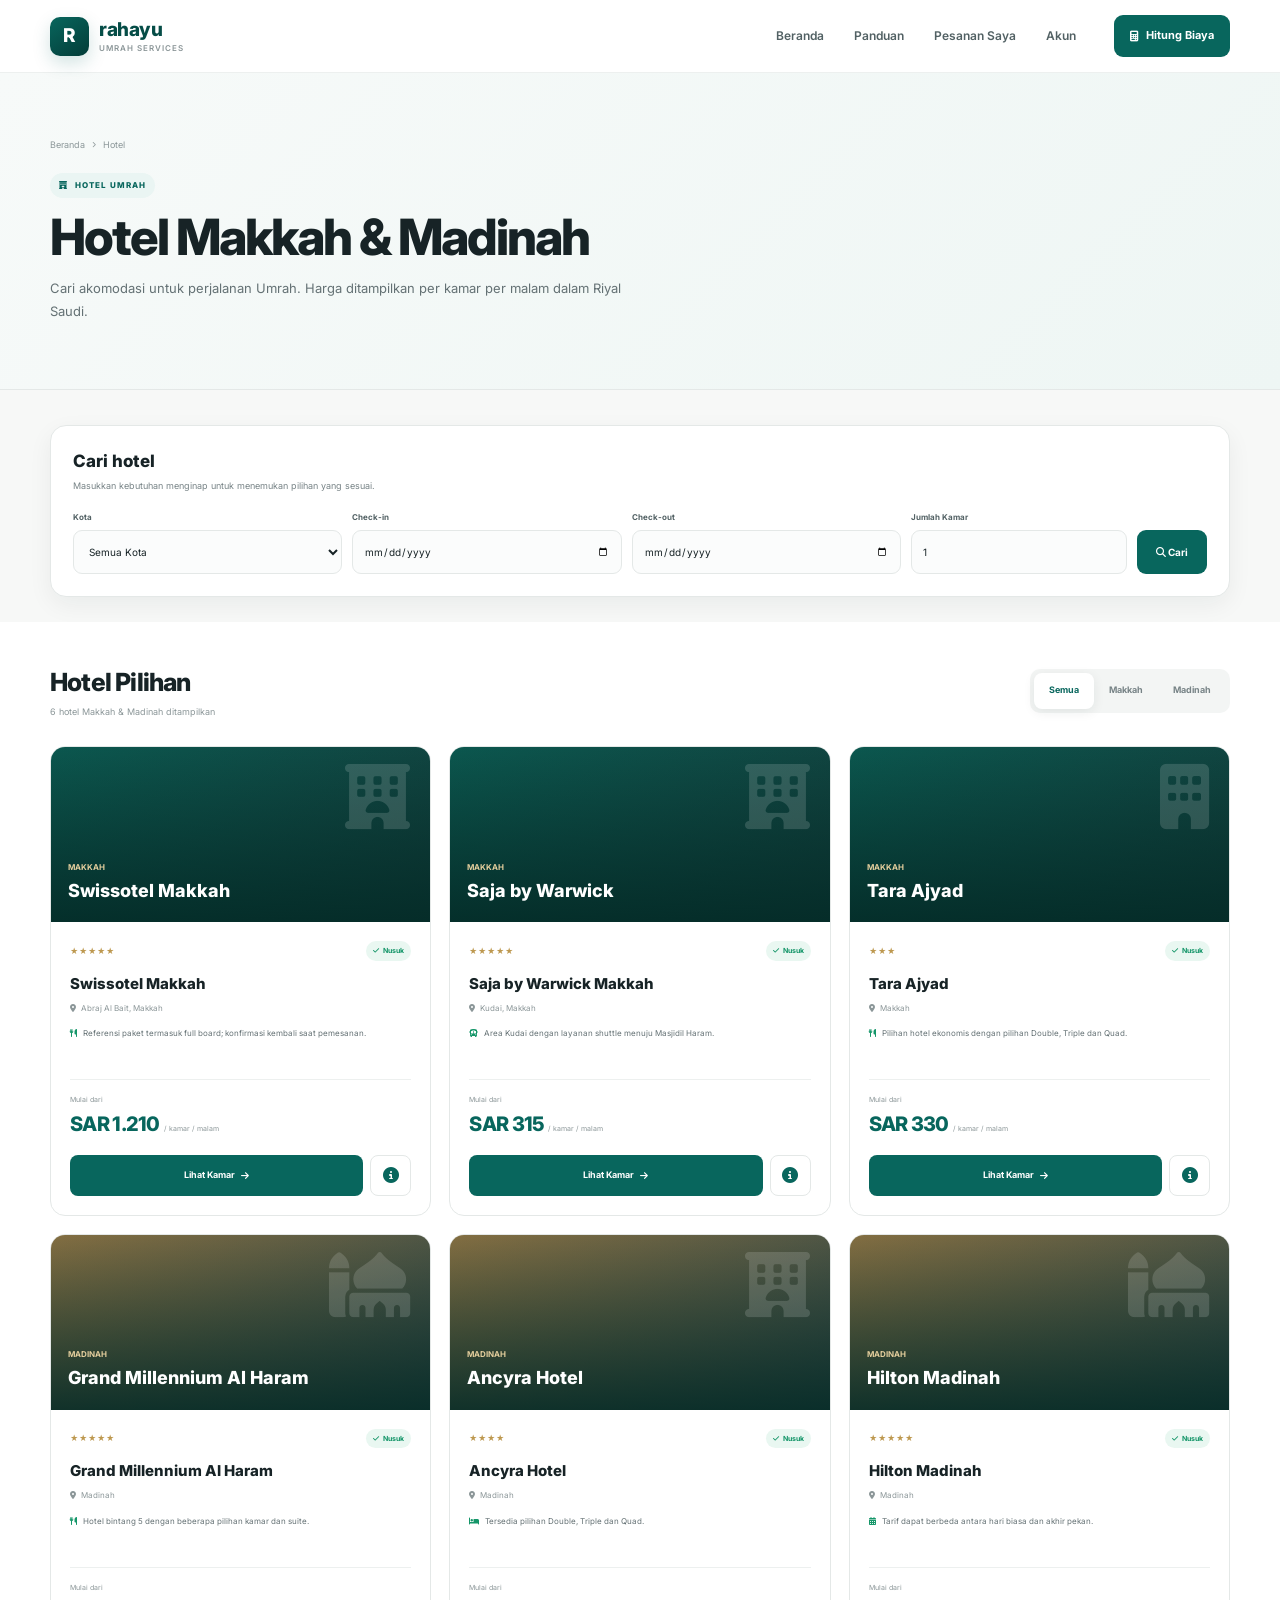
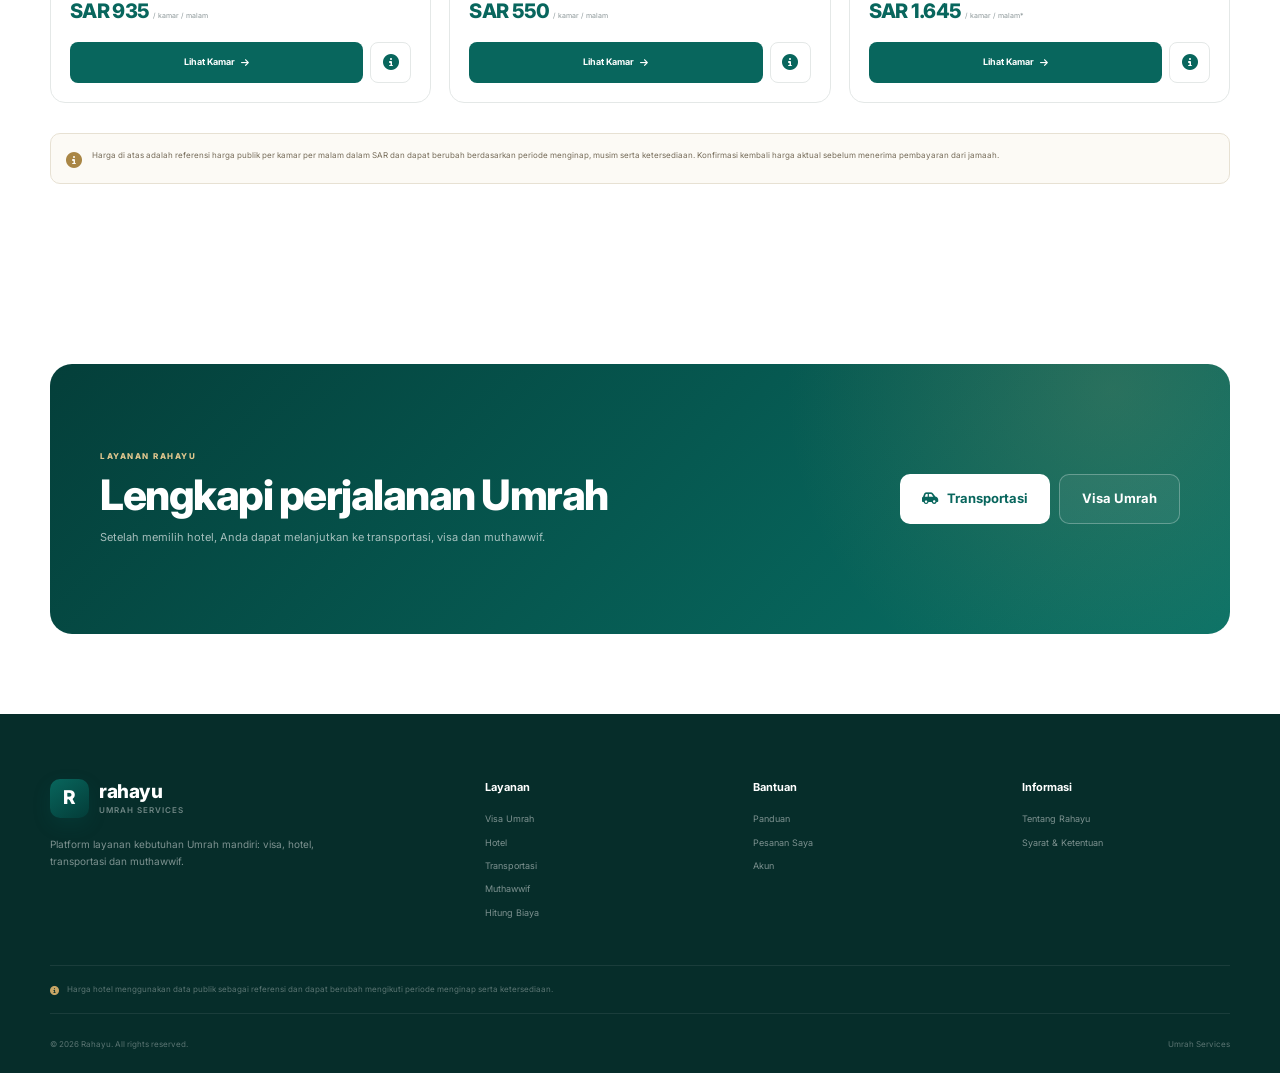
<file: hotel.html>
<!DOCTYPE html>
<html lang="id">
<head>
  <meta charset="UTF-8">
  <meta name="viewport" content="width=device-width, initial-scale=1.0">

  <title>Hotel Makkah & Madinah | Rahayu</title>

  <meta
    name="description"
    content="Cari hotel Makkah dan Madinah untuk perjalanan Umrah bersama Rahayu."
  >

  <meta name="theme-color" content="#ffffff">

  <link rel="preconnect" href="https://fonts.googleapis.com">
  <link rel="preconnect" href="https://fonts.gstatic.com" crossorigin>

  <link
    href="https://fonts.googleapis.com/css2?family=Inter:wght@400;500;600;700;800&display=swap"
    rel="stylesheet"
  >

  <link
    rel="stylesheet"
    href="https://cdnjs.cloudflare.com/ajax/libs/font-awesome/6.6.0/css/all.min.css"
  >

  <link rel="stylesheet" href="style.css">

  <style>

    /* =========================================
       HOTEL PAGE
    ========================================= */

    .hotel-search-section {
      padding: 35px 0 25px;
      background: #f7f8f7;
    }

    .hotel-search-card {
      padding: 22px;
      border: 1px solid #e4e8e7;
      border-radius: 16px;
      background: white;
      box-shadow: 0 8px 25px rgba(18,40,39,.06);
    }

    .hotel-search-title {
      margin-bottom: 18px;
    }

    .hotel-search-title h2 {
      margin-bottom: 4px;
      font-size: 17px;
      font-weight: 800;
    }

    .hotel-search-title p {
      color: #778386;
      font-size: 9px;
    }

    .hotel-search-grid {
      display: grid;
      grid-template-columns: 1fr 1fr 1fr .8fr auto;
      gap: 10px;
      align-items: end;
    }

    .hotel-search-field label {
      display: block;
      margin-bottom: 6px;
      color: #526164;
      font-size: 8px;
      font-weight: 700;
    }

    .hotel-search-field select,
    .hotel-search-field input {
      width: 100%;
      height: 44px;
      padding: 0 11px;
      outline: none;
      border: 1px solid #e4e8e7;
      border-radius: 9px;
      background: #fbfcfc;
      color: #172326;
      font-size: 10px;
    }

    .hotel-search-field select:focus,
    .hotel-search-field input:focus {
      border-color: #08665d;
      box-shadow: 0 0 0 3px rgba(8,102,93,.07);
    }

    .hotel-search-button {
      height: 44px;
      padding: 0 19px;
      border-radius: 9px;
      background: #08665d;
      color: white;
      font-size: 10px;
      font-weight: 700;
      white-space: nowrap;
    }


    /* FILTER */

    .hotel-main {
      padding: 40px 0 100px;
      background: white;
    }

    .hotel-toolbar {
      display: flex;
      align-items: center;
      justify-content: space-between;
      gap: 20px;
      margin-bottom: 27px;
    }

    .hotel-toolbar-left h2 {
      margin-bottom: 3px;
      font-size: 25px;
      font-weight: 800;
      letter-spacing: -.8px;
    }

    .hotel-toolbar-left p {
      color: #8b9698;
      font-size: 9px;
    }

    .city-tabs {
      display: flex;
      padding: 4px;
      border-radius: 10px;
      background: #f3f5f4;
    }

    .city-tab {
      min-height: 36px;
      padding: 0 15px;
      border-radius: 8px;
      background: transparent;
      color: #778386;
      font-size: 9px;
      font-weight: 700;
    }

    .city-tab.active {
      background: white;
      color: #08665d;
      box-shadow: 0 3px 12px rgba(18,40,39,.08);
    }


    /* HOTEL GRID */

    .hotel-grid {
      display: grid;
      grid-template-columns: repeat(3,1fr);
      gap: 18px;
    }

    .hotel-card {
      overflow: hidden;
      border: 1px solid #e4e8e7;
      border-radius: 15px;
      background: white;
      transition: .25s ease;
    }

    .hotel-card:hover {
      transform: translateY(-4px);
      border-color: rgba(8,102,93,.35);
      box-shadow: 0 15px 40px rgba(18,40,39,.10);
    }

    .hotel-card.hidden {
      display: none;
    }

    .hotel-cover {
      position: relative;
      height: 175px;
      display: flex;
      align-items: flex-end;
      padding: 17px;
      overflow: hidden;
    }

    .hotel-cover::before {
      content: "";
      position: absolute;
      inset: 0;
      background:
        linear-gradient(
          to top,
          rgba(3,42,38,.88),
          rgba(3,42,38,.08)
        );
    }

    .hotel-cover.makkah {
      background:
        linear-gradient(135deg,#0c5b52,#143f3d);
    }

    .hotel-cover.madinah {
      background:
        linear-gradient(135deg,#8e7444,#3d4e49);
    }

    .hotel-cover-icon {
      position: absolute;
      top: 18px;
      right: 20px;
      color: rgba(255,255,255,.15);
      font-size: 65px;
    }

    .hotel-cover-info {
      position: relative;
      z-index: 2;
      color: white;
    }

    .hotel-cover-info span {
      display: block;
      margin-bottom: 3px;
      color: #e4ce9d;
      font-size: 8px;
      font-weight: 700;
    }

    .hotel-cover-info strong {
      font-size: 18px;
      font-weight: 800;
    }

    .hotel-body {
      padding: 19px;
    }

    .hotel-meta {
      display: flex;
      align-items: center;
      justify-content: space-between;
      gap: 10px;
      margin-bottom: 11px;
    }

    .hotel-stars {
      color: #bd984f;
      font-size: 8px;
      letter-spacing: 1px;
    }

    .nusuk-badge {
      display: inline-flex;
      align-items: center;
      gap: 4px;
      padding: 4px 7px;
      border-radius: 100px;
      background: #e9f7f1;
      color: #159669;
      font-size: 7px;
      font-weight: 700;
    }

    .hotel-body h3 {
      margin-bottom: 6px;
      font-size: 15px;
      font-weight: 800;
    }

    .hotel-location {
      display: flex;
      align-items: center;
      gap: 5px;
      margin-bottom: 13px;
      color: #8b9698;
      font-size: 8px;
    }

    .hotel-feature {
      display: flex;
      align-items: flex-start;
      gap: 6px;
      min-height: 38px;
      margin-bottom: 14px;
      color: #647174;
      font-size: 8px;
      line-height: 1.55;
    }

    .hotel-feature i {
      margin-top: 2px;
      color: #159669;
    }

    .hotel-price {
      padding-top: 14px;
      border-top: 1px solid #edf0ef;
    }

    .hotel-price > span {
      display: block;
      margin-bottom: 2px;
      color: #8b9698;
      font-size: 7px;
    }

    .hotel-price strong {
      color: #08665d;
      font-size: 20px;
      font-weight: 800;
      letter-spacing: -.7px;
    }

    .hotel-price small {
      color: #8b9698;
      font-size: 7px;
    }

    .hotel-actions {
      display: grid;
      grid-template-columns: 1fr auto;
      gap: 7px;
      margin-top: 15px;
    }

    .hotel-detail-button {
      min-height: 41px;
      display: flex;
      align-items: center;
      justify-content: center;
      gap: 6px;
      border-radius: 8px;
      background: #08665d;
      color: white;
      font-size: 9px;
      font-weight: 700;
    }

    .hotel-info-button {
      width: 41px;
      height: 41px;
      display: grid;
      place-items: center;
      border: 1px solid #e4e8e7;
      border-radius: 8px;
      background: white;
      color: #08665d;
    }


    /* PRICE INFO */

    .hotel-notice {
      display: flex;
      align-items: flex-start;
      gap: 10px;
      margin-top: 30px;
      padding: 15px;
      border: 1px solid #e7e1d3;
      border-radius: 10px;
      background: #fcfaf5;
      color: #756b58;
    }

    .hotel-notice i {
      margin-top: 3px;
      color: #a98645;
    }

    .hotel-notice p {
      font-size: 8px;
      line-height: 1.7;
    }


    /* MODAL */

    .hotel-modal {
      position: fixed;
      inset: 0;
      z-index: 9999;
      display: none;
      align-items: center;
      justify-content: center;
      padding: 20px;
      background: rgba(4,35,32,.66);
      backdrop-filter: blur(5px);
    }

    .hotel-modal.active {
      display: flex;
    }

    .hotel-modal-card {
      width: min(600px,100%);
      max-height: 85vh;
      overflow-y: auto;
      padding: 27px;
      border-radius: 17px;
      background: white;
      box-shadow: 0 25px 70px rgba(0,0,0,.2);
    }

    .modal-top {
      display: flex;
      align-items: flex-start;
      justify-content: space-between;
      gap: 20px;
      margin-bottom: 20px;
    }

    .modal-top span {
      display: block;
      margin-bottom: 3px;
      color: #08665d;
      font-size: 8px;
      font-weight: 800;
    }

    .modal-top h2 {
      font-size: 21px;
    }

    .modal-close {
      width: 35px;
      height: 35px;
      flex: 0 0 35px;
      display: grid;
      place-items: center;
      border-radius: 50%;
      background: #f3f5f4;
      color: #647174;
    }

    .room-table {
      width: 100%;
      border-collapse: collapse;
    }

    .room-table th,
    .room-table td {
      padding: 11px 8px;
      border-bottom: 1px solid #edf0ef;
      text-align: left;
      font-size: 9px;
    }

    .room-table th {
      color: #8b9698;
      font-size: 7px;
      text-transform: uppercase;
      letter-spacing: .5px;
    }

    .room-table td:last-child {
      text-align: right;
      color: #08665d;
      font-weight: 700;
    }

    .modal-note {
      margin-top: 16px;
      padding: 11px;
      border-radius: 8px;
      background: #f7f8f7;
      color: #778386;
      font-size: 8px;
      line-height: 1.6;
    }


    @media(max-width:950px) {

      .hotel-search-grid {
        grid-template-columns: 1fr 1fr;
      }

      .hotel-search-button {
        width: 100%;
      }

      .hotel-grid {
        grid-template-columns: 1fr 1fr;
      }

    }

    @media(max-width:650px) {

      .hotel-search-grid {
        grid-template-columns: 1fr;
      }

      .hotel-toolbar {
        flex-direction: column;
        align-items: stretch;
      }

      .city-tabs {
        width: 100%;
      }

      .city-tab {
        flex: 1;
      }

      .hotel-grid {
        grid-template-columns: 1fr;
      }

      .hotel-cover {
        height: 160px;
      }

      .hotel-modal-card {
        padding: 20px;
      }

    }

  </style>
</head>

<body>


<!-- HEADER -->

<header class="main-header" id="mainHeader">

  <div class="container navbar">

    <a href="index.html" class="brand">

      <div class="brand-logo">R</div>

      <div class="brand-name">
        <strong>rahayu</strong>
        <small>Umrah Services</small>
      </div>

    </a>


    <nav class="desktop-menu">

      <a href="index.html" class="nav-item">
        Beranda
      </a>

      <a href="panduan.html" class="nav-item">
        Panduan
      </a>

      <a href="orders.html" class="nav-item">
        Pesanan Saya
      </a>

      <a href="login.html" class="nav-item">
        Akun
      </a>

    </nav>


    <div class="nav-right">

      <a href="calculator.html" class="nav-calculate">
        <i class="fa-solid fa-calculator"></i>
        Hitung Biaya
      </a>

      <button
        class="mobile-menu-btn"
        id="mobileMenuBtn"
        aria-label="Menu"
      >
        <i class="fa-solid fa-bars"></i>
      </button>

    </div>

  </div>


  <div class="mobile-menu" id="mobileMenu">

    <a href="index.html">
      <i class="fa-solid fa-house"></i>
      Beranda
    </a>

    <a href="visa.html">
      <i class="fa-solid fa-passport"></i>
      Visa
    </a>

    <a href="transport.html">
      <i class="fa-solid fa-car-side"></i>
      Transportasi
    </a>

    <a href="muthawwif.html">
      <i class="fa-solid fa-person-praying"></i>
      Muthawwif
    </a>

    <a href="orders.html">
      <i class="fa-solid fa-receipt"></i>
      Pesanan Saya
    </a>

    <a href="calculator.html" class="mobile-calculate">
      <i class="fa-solid fa-calculator"></i>
      Hitung Biaya
    </a>

  </div>

</header>


<main>


<!-- PAGE HEADER -->

<section class="page-header">

  <div class="container">

    <div class="page-header-content">

      <div class="page-breadcrumb">

        <a href="index.html">
          Beranda
        </a>

        <i class="fa-solid fa-chevron-right"></i>

        <span>Hotel</span>

      </div>


      <div class="page-label">

        <i class="fa-solid fa-hotel"></i>

        HOTEL UMRAH

      </div>


      <h1>
        Hotel Makkah & Madinah
      </h1>

      <p>
        Cari akomodasi untuk perjalanan Umrah.
        Harga ditampilkan per kamar per malam
        dalam Riyal Saudi.
      </p>

    </div>

  </div>

</section>


<!-- SEARCH -->

<section class="hotel-search-section">

  <div class="container">

    <div class="hotel-search-card">

      <div class="hotel-search-title">

        <h2>Cari hotel</h2>

        <p>
          Masukkan kebutuhan menginap untuk
          menemukan pilihan yang sesuai.
        </p>

      </div>


      <form
        class="hotel-search-grid"
        id="hotelSearchForm"
      >

        <div class="hotel-search-field">

          <label>Kota</label>

          <select id="hotelCity">

            <option value="all">
              Semua Kota
            </option>

            <option value="makkah">
              Makkah
            </option>

            <option value="madinah">
              Madinah
            </option>

          </select>

        </div>


        <div class="hotel-search-field">

          <label>Check-in</label>

          <input
            type="date"
            id="hotelCheckin"
          >

        </div>


        <div class="hotel-search-field">

          <label>Check-out</label>

          <input
            type="date"
            id="hotelCheckout"
          >

        </div>


        <div class="hotel-search-field">

          <label>Jumlah Kamar</label>

          <input
            type="number"
            id="hotelRooms"
            value="1"
            min="1"
          >

        </div>


        <button
          type="submit"
          class="hotel-search-button"
        >

          <i class="fa-solid fa-magnifying-glass"></i>

          Cari

        </button>

      </form>

    </div>

  </div>

</section>


<!-- HOTEL LIST -->

<section class="hotel-main">

  <div class="container">


    <div class="hotel-toolbar">

      <div class="hotel-toolbar-left">

        <h2>Hotel Pilihan</h2>

        <p id="hotelResultText">
          Pilihan hotel Makkah dan Madinah
        </p>

      </div>


      <div class="city-tabs">

        <button
          class="city-tab active"
          data-city="all"
        >
          Semua
        </button>

        <button
          class="city-tab"
          data-city="makkah"
        >
          Makkah
        </button>

        <button
          class="city-tab"
          data-city="madinah"
        >
          Madinah
        </button>

      </div>

    </div>


    <div class="hotel-grid">


      <!-- SWISSOTEL -->

      <article
        class="hotel-card"
        data-city="makkah"
      >

        <div class="hotel-cover makkah">

          <i class="fa-solid fa-hotel hotel-cover-icon"></i>

          <div class="hotel-cover-info">
            <span>MAKKAH</span>
            <strong>Swissotel Makkah</strong>
          </div>

        </div>


        <div class="hotel-body">

          <div class="hotel-meta">

            <div class="hotel-stars">
              ★★★★★
            </div>

            <div class="nusuk-badge">
              <i class="fa-solid fa-check"></i>
              Nusuk
            </div>

          </div>

          <h3>Swissotel Makkah</h3>

          <div class="hotel-location">
            <i class="fa-solid fa-location-dot"></i>
            Abraj Al Bait, Makkah
          </div>

          <div class="hotel-feature">

            <i class="fa-solid fa-utensils"></i>

            <span>
              Referensi paket termasuk full board;
              konfirmasi kembali saat pemesanan.
            </span>

          </div>


          <div class="hotel-price">

            <span>Mulai dari</span>

            <strong>SAR 1.210</strong>

            <small>/ kamar / malam</small>

          </div>


          <div class="hotel-actions">

            <button
              class="hotel-detail-button"
              data-hotel="swissotel"
            >
              Lihat Kamar
              <i class="fa-solid fa-arrow-right"></i>
            </button>

            <button
              class="hotel-info-button"
              title="Informasi hotel"
            >
              <i class="fa-solid fa-circle-info"></i>
            </button>

          </div>

        </div>

      </article>


      <!-- SAJA -->

      <article
        class="hotel-card"
        data-city="makkah"
      >

        <div class="hotel-cover makkah">

          <i class="fa-solid fa-hotel hotel-cover-icon"></i>

          <div class="hotel-cover-info">
            <span>MAKKAH</span>
            <strong>Saja by Warwick</strong>
          </div>

        </div>


        <div class="hotel-body">

          <div class="hotel-meta">

            <div class="hotel-stars">
              ★★★★★
            </div>

            <div class="nusuk-badge">
              <i class="fa-solid fa-check"></i>
              Nusuk
            </div>

          </div>

          <h3>Saja by Warwick Makkah</h3>

          <div class="hotel-location">
            <i class="fa-solid fa-location-dot"></i>
            Kudai, Makkah
          </div>

          <div class="hotel-feature">

            <i class="fa-solid fa-bus"></i>

            <span>
              Area Kudai dengan layanan shuttle
              menuju Masjidil Haram.
            </span>

          </div>


          <div class="hotel-price">

            <span>Mulai dari</span>

            <strong>SAR 315</strong>

            <small>/ kamar / malam</small>

          </div>


          <div class="hotel-actions">

            <button
              class="hotel-detail-button"
              data-hotel="saja"
            >
              Lihat Kamar
              <i class="fa-solid fa-arrow-right"></i>
            </button>

            <button class="hotel-info-button">
              <i class="fa-solid fa-circle-info"></i>
            </button>

          </div>

        </div>

      </article>


      <!-- TARA AJYAD -->

      <article
        class="hotel-card"
        data-city="makkah"
      >

        <div class="hotel-cover makkah">

          <i class="fa-solid fa-building hotel-cover-icon"></i>

          <div class="hotel-cover-info">
            <span>MAKKAH</span>
            <strong>Tara Ajyad</strong>
          </div>

        </div>


        <div class="hotel-body">

          <div class="hotel-meta">

            <div class="hotel-stars">
              ★★★
            </div>

            <div class="nusuk-badge">
              <i class="fa-solid fa-check"></i>
              Nusuk
            </div>

          </div>

          <h3>Tara Ajyad</h3>

          <div class="hotel-location">
            <i class="fa-solid fa-location-dot"></i>
            Makkah
          </div>

          <div class="hotel-feature">

            <i class="fa-solid fa-utensils"></i>

            <span>
              Pilihan hotel ekonomis dengan
              pilihan Double, Triple dan Quad.
            </span>

          </div>


          <div class="hotel-price">

            <span>Mulai dari</span>

            <strong>SAR 330</strong>

            <small>/ kamar / malam</small>

          </div>


          <div class="hotel-actions">

            <button
              class="hotel-detail-button"
              data-hotel="tara"
            >
              Lihat Kamar
              <i class="fa-solid fa-arrow-right"></i>
            </button>

            <button class="hotel-info-button">
              <i class="fa-solid fa-circle-info"></i>
            </button>

          </div>

        </div>

      </article>


      <!-- GRAND MILLENNIUM -->

      <article
        class="hotel-card"
        data-city="madinah"
      >

        <div class="hotel-cover madinah">

          <i class="fa-solid fa-mosque hotel-cover-icon"></i>

          <div class="hotel-cover-info">
            <span>MADINAH</span>
            <strong>Grand Millennium Al Haram</strong>
          </div>

        </div>


        <div class="hotel-body">

          <div class="hotel-meta">

            <div class="hotel-stars">
              ★★★★★
            </div>

            <div class="nusuk-badge">
              <i class="fa-solid fa-check"></i>
              Nusuk
            </div>

          </div>

          <h3>Grand Millennium Al Haram</h3>

          <div class="hotel-location">
            <i class="fa-solid fa-location-dot"></i>
            Madinah
          </div>

          <div class="hotel-feature">

            <i class="fa-solid fa-utensils"></i>

            <span>
              Hotel bintang 5 dengan beberapa
              pilihan kamar dan suite.
            </span>

          </div>


          <div class="hotel-price">

            <span>Mulai dari</span>

            <strong>SAR 935</strong>

            <small>/ kamar / malam</small>

          </div>


          <div class="hotel-actions">

            <button
              class="hotel-detail-button"
              data-hotel="grand"
            >
              Lihat Kamar
              <i class="fa-solid fa-arrow-right"></i>
            </button>

            <button class="hotel-info-button">
              <i class="fa-solid fa-circle-info"></i>
            </button>

          </div>

        </div>

      </article>


      <!-- ANCYRA -->

      <article
        class="hotel-card"
        data-city="madinah"
      >

        <div class="hotel-cover madinah">

          <i class="fa-solid fa-hotel hotel-cover-icon"></i>

          <div class="hotel-cover-info">
            <span>MADINAH</span>
            <strong>Ancyra Hotel</strong>
          </div>

        </div>


        <div class="hotel-body">

          <div class="hotel-meta">

            <div class="hotel-stars">
              ★★★★
            </div>

            <div class="nusuk-badge">
              <i class="fa-solid fa-check"></i>
              Nusuk
            </div>

          </div>

          <h3>Ancyra Hotel</h3>

          <div class="hotel-location">
            <i class="fa-solid fa-location-dot"></i>
            Madinah
          </div>

          <div class="hotel-feature">

            <i class="fa-solid fa-bed"></i>

            <span>
              Tersedia pilihan Double,
              Triple dan Quad.
            </span>

          </div>


          <div class="hotel-price">

            <span>Mulai dari</span>

            <strong>SAR 550</strong>

            <small>/ kamar / malam</small>

          </div>


          <div class="hotel-actions">

            <button
              class="hotel-detail-button"
              data-hotel="ancyra"
            >
              Lihat Kamar
              <i class="fa-solid fa-arrow-right"></i>
            </button>

            <button class="hotel-info-button">
              <i class="fa-solid fa-circle-info"></i>
            </button>

          </div>

        </div>

      </article>


      <!-- HILTON -->

      <article
        class="hotel-card"
        data-city="madinah"
      >

        <div class="hotel-cover madinah">

          <i class="fa-solid fa-mosque hotel-cover-icon"></i>

          <div class="hotel-cover-info">
            <span>MADINAH</span>
            <strong>Hilton Madinah</strong>
          </div>

        </div>


        <div class="hotel-body">

          <div class="hotel-meta">

            <div class="hotel-stars">
              ★★★★★
            </div>

            <div class="nusuk-badge">
              <i class="fa-solid fa-check"></i>
              Nusuk
            </div>

          </div>

          <h3>Hilton Madinah</h3>

          <div class="hotel-location">
            <i class="fa-solid fa-location-dot"></i>
            Madinah
          </div>

          <div class="hotel-feature">

            <i class="fa-solid fa-calendar-days"></i>

            <span>
              Tarif dapat berbeda antara
              hari biasa dan akhir pekan.
            </span>

          </div>


          <div class="hotel-price">

            <span>Mulai dari</span>

            <strong>SAR 1.645</strong>

            <small>/ kamar / malam*</small>

          </div>


          <div class="hotel-actions">

            <button
              class="hotel-detail-button"
              data-hotel="hilton"
            >
              Lihat Kamar
              <i class="fa-solid fa-arrow-right"></i>
            </button>

            <button class="hotel-info-button">
              <i class="fa-solid fa-circle-info"></i>
            </button>

          </div>

        </div>

      </article>

    </div>


    <div class="hotel-notice">

      <i class="fa-solid fa-circle-info"></i>

      <p>
        Harga di atas adalah referensi harga publik
        per kamar per malam dalam SAR dan dapat berubah
        berdasarkan periode menginap, musim serta
        ketersediaan. Konfirmasi kembali harga aktual
        sebelum menerima pembayaran dari jamaah.
      </p>

    </div>

  </div>

</section>


<!-- CTA -->

<section class="final-cta">

  <div class="container final-cta-inner">

    <div>

      <span>LAYANAN RAHAYU</span>

      <h2>
        Lengkapi perjalanan Umrah
      </h2>

      <p>
        Setelah memilih hotel, Anda dapat melanjutkan
        ke transportasi, visa dan muthawwif.
      </p>

    </div>


    <div class="final-cta-buttons">

      <a
        href="transport.html"
        class="primary-btn"
      >
        <i class="fa-solid fa-car-side"></i>
        Transportasi
      </a>

      <a
        href="visa.html"
        class="outline-light-btn"
      >
        Visa Umrah
      </a>

    </div>

  </div>

</section>


</main>


<!-- FOOTER -->

<footer class="footer">

  <div class="container footer-grid">

    <div class="footer-brand">

      <a href="index.html" class="brand">

        <div class="brand-logo">
          R
        </div>

        <div class="brand-name footer-brand-name">

          <strong>rahayu</strong>

          <small>Umrah Services</small>

        </div>

      </a>

      <p>
        Platform layanan kebutuhan Umrah mandiri:
        visa, hotel, transportasi dan muthawwif.
      </p>

    </div>


    <div class="footer-column">

      <h3>Layanan</h3>

      <a href="visa.html">Visa Umrah</a>
      <a href="hotel.html">Hotel</a>
      <a href="transport.html">Transportasi</a>
      <a href="muthawwif.html">Muthawwif</a>
      <a href="calculator.html">Hitung Biaya</a>

    </div>


    <div class="footer-column">

      <h3>Bantuan</h3>

      <a href="panduan.html">Panduan</a>
      <a href="orders.html">Pesanan Saya</a>
      <a href="login.html">Akun</a>

    </div>


    <div class="footer-column">

      <h3>Informasi</h3>

      <a href="index.html">Tentang Rahayu</a>
      <a href="panduan.html">Syarat & Ketentuan</a>

    </div>

  </div>


  <div class="container footer-reference">

    <i class="fa-solid fa-circle-info"></i>

    <p>
      Harga hotel menggunakan data publik sebagai
      referensi dan dapat berubah mengikuti periode
      menginap serta ketersediaan.
    </p>

  </div>


  <div class="container footer-bottom">

    <p>
      © <span id="currentYear">2026</span>
      Rahayu. All rights reserved.
    </p>

    <span>Umrah Services</span>

  </div>

</footer>


<!-- HOTEL MODAL -->

<div
  class="hotel-modal"
  id="hotelModal"
>

  <div class="hotel-modal-card">

    <div class="modal-top">

      <div>

        <span id="modalCity">
          HOTEL
        </span>

        <h2 id="modalHotelName">
          Detail Hotel
        </h2>

      </div>

      <button
        class="modal-close"
        id="modalClose"
      >
        <i class="fa-solid fa-xmark"></i>
      </button>

    </div>


    <div id="modalContent"></div>

  </div>

</div>


<script src="script.js"></script>


<script>

document.addEventListener(
  "DOMContentLoaded",
  function () {


    /* =========================================
       HOTEL DATABASE
    ========================================= */

    const hotels = {

      swissotel: {

        name: "Swissotel Makkah",
        city: "Makkah",

        period:
          "30 September 2026 – 17 Desember 2026",

        rooms: [
          ["Double", "SAR 1.595"],
          ["Triple", "SAR 1.905"],
          ["Quad", "SAR 2.215"]
        ]

      },


      saja: {

        name: "Saja by Warwick Makkah",
        city: "Makkah",

        period:
          "1 Oktober 2026 – 8 Desember 2026",

        rooms: [
          ["Double", "SAR 355"],
          ["Triple", "SAR 415"],
          ["Quad", "SAR 475"]
        ]

      },


      tara: {

        name: "Tara Ajyad",
        city: "Makkah",

        period:
          "15 September 2026 – 8 Oktober 2026",

        rooms: [
          ["Double", "SAR 375"],
          ["Triple", "SAR 420"],
          ["Quad", "SAR 465"]
        ]

      },


      grand: {

        name:
          "Grand Millennium Al Haram",

        city: "Madinah",

        period:
          "9 Januari 2027 – 8 Februari 2027",

        rooms: [
          ["Double", "SAR 1.430"],
          ["Triple", "SAR 1.595"],
          ["Quad", "SAR 1.760"],
          ["Junior Suite", "SAR 2.145"],
          ["Executive Suite", "SAR 3.575"]
        ]

      },


      ancyra: {

        name: "Ancyra Hotel",
        city: "Madinah",

        period:
          "1 November 2026 – 10 Desember 2026",

        rooms: [
          ["Double", "SAR 715"],
          ["Triple", "SAR 770"],
          ["Quad", "SAR 825"]
        ]

      },


      hilton: {

        name: "Hilton Madinah",
        city: "Madinah",

        period:
          "1 November 2026 – 18 November 2026",

        rooms: [
          ["Single · weekday", "SAR 1.705"],
          ["Double · weekday", "SAR 2.105"],
          ["Triple · weekday", "SAR 2.735"],
          ["Single · weekend", "SAR 1.830"],
          ["Double · weekend", "SAR 2.225"],
          ["Triple · weekend", "SAR 2.850"]
        ]

      }

    };


    /* =========================================
       FILTER
    ========================================= */

    const cards =
      document.querySelectorAll(
        ".hotel-card"
      );

    const tabs =
      document.querySelectorAll(
        ".city-tab"
      );

    const citySelect =
      document.getElementById(
        "hotelCity"
      );

    const resultText =
      document.getElementById(
        "hotelResultText"
      );


    function filterHotels(city) {

      let visible = 0;


      cards.forEach(card => {

        const match =
          city === "all" ||
          card.dataset.city === city;


        card.classList.toggle(
          "hidden",
          !match
        );


        if (match) {
          visible++;
        }

      });


      tabs.forEach(tab => {

        tab.classList.toggle(
          "active",
          tab.dataset.city === city
        );

      });


      if (citySelect) {
        citySelect.value = city;
      }


      if (resultText) {

        if (city === "makkah") {

          resultText.textContent =
            `${visible} hotel Makkah ditampilkan`;

        }

        else if (city === "madinah") {

          resultText.textContent =
            `${visible} hotel Madinah ditampilkan`;

        }

        else {

          resultText.textContent =
            `${visible} hotel Makkah & Madinah ditampilkan`;

        }

      }

    }


    tabs.forEach(tab => {

      tab.addEventListener(
        "click",
        function () {

          filterHotels(
            this.dataset.city
          );

        }
      );

    });


    /* =========================================
       SEARCH
    ========================================= */

    const searchForm =
      document.getElementById(
        "hotelSearchForm"
      );


    if (searchForm) {

      searchForm.addEventListener(
        "submit",
        function(event) {

          event.preventDefault();


          const city =
            citySelect.value;


          filterHotels(city);


          document
            .querySelector(".hotel-main")
            .scrollIntoView({
              behavior: "smooth"
            });

        }
      );

    }


    /* =========================================
       MODAL
    ========================================= */

    const modal =
      document.getElementById(
        "hotelModal"
      );

    const modalName =
      document.getElementById(
        "modalHotelName"
      );

    const modalCity =
      document.getElementById(
        "modalCity"
      );

    const modalContent =
      document.getElementById(
        "modalContent"
      );

    const modalClose =
      document.getElementById(
        "modalClose"
      );


    document
      .querySelectorAll(
        ".hotel-detail-button"
      )
      .forEach(button => {

        button.addEventListener(
          "click",
          function() {

            const hotel =
              hotels[
                this.dataset.hotel
              ];


            if (!hotel) return;


            modalName.textContent =
              hotel.name;


            modalCity.textContent =
              hotel.city.toUpperCase();


            let rows = "";


            hotel.rooms.forEach(room => {

              rows += `
                <tr>
                  <td>${room[0]}</td>
                  <td>${room[1]}</td>
                </tr>
              `;

            });


            modalContent.innerHTML = `

              <div
                style="
                  margin-bottom:15px;
                  padding:12px;
                  border-radius:9px;
                  background:#eaf5f3;
                "
              >

                <span
                  style="
                    display:block;
                    margin-bottom:3px;
                    color:#647174;
                    font-size:8px;
                  "
                >
                  Periode harga
                </span>

                <strong
                  style="
                    color:#08665d;
                    font-size:10px;
                  "
                >
                  ${hotel.period}
                </strong>

              </div>


              <table class="room-table">

                <thead>

                  <tr>
                    <th>Tipe kamar</th>
                    <th>Harga / malam</th>
                  </tr>

                </thead>

                <tbody>
                  ${rows}
                </tbody>

              </table>


              <div class="modal-note">

                Harga dalam Riyal Saudi (SAR)
                per kamar per malam.

                Harga dapat berubah berdasarkan
                periode menginap dan ketersediaan.

              </div>

            `;


            modal.classList.add(
              "active"
            );


            document.body.style.overflow =
              "hidden";

          }
        );

      });


    function closeModal() {

      modal.classList.remove(
        "active"
      );

      document.body.style.overflow =
        "";

    }


    modalClose.addEventListener(
      "click",
      closeModal
    );


    modal.addEventListener(
      "click",
      function(event) {

        if (event.target === modal) {
          closeModal();
        }

      }
    );


    document.addEventListener(
      "keydown",
      function(event) {

        if (
          event.key === "Escape"
        ) {
          closeModal();
        }

      }
    );


    filterHotels("all");

  }
);

</script>

</body>
</html>
</file>
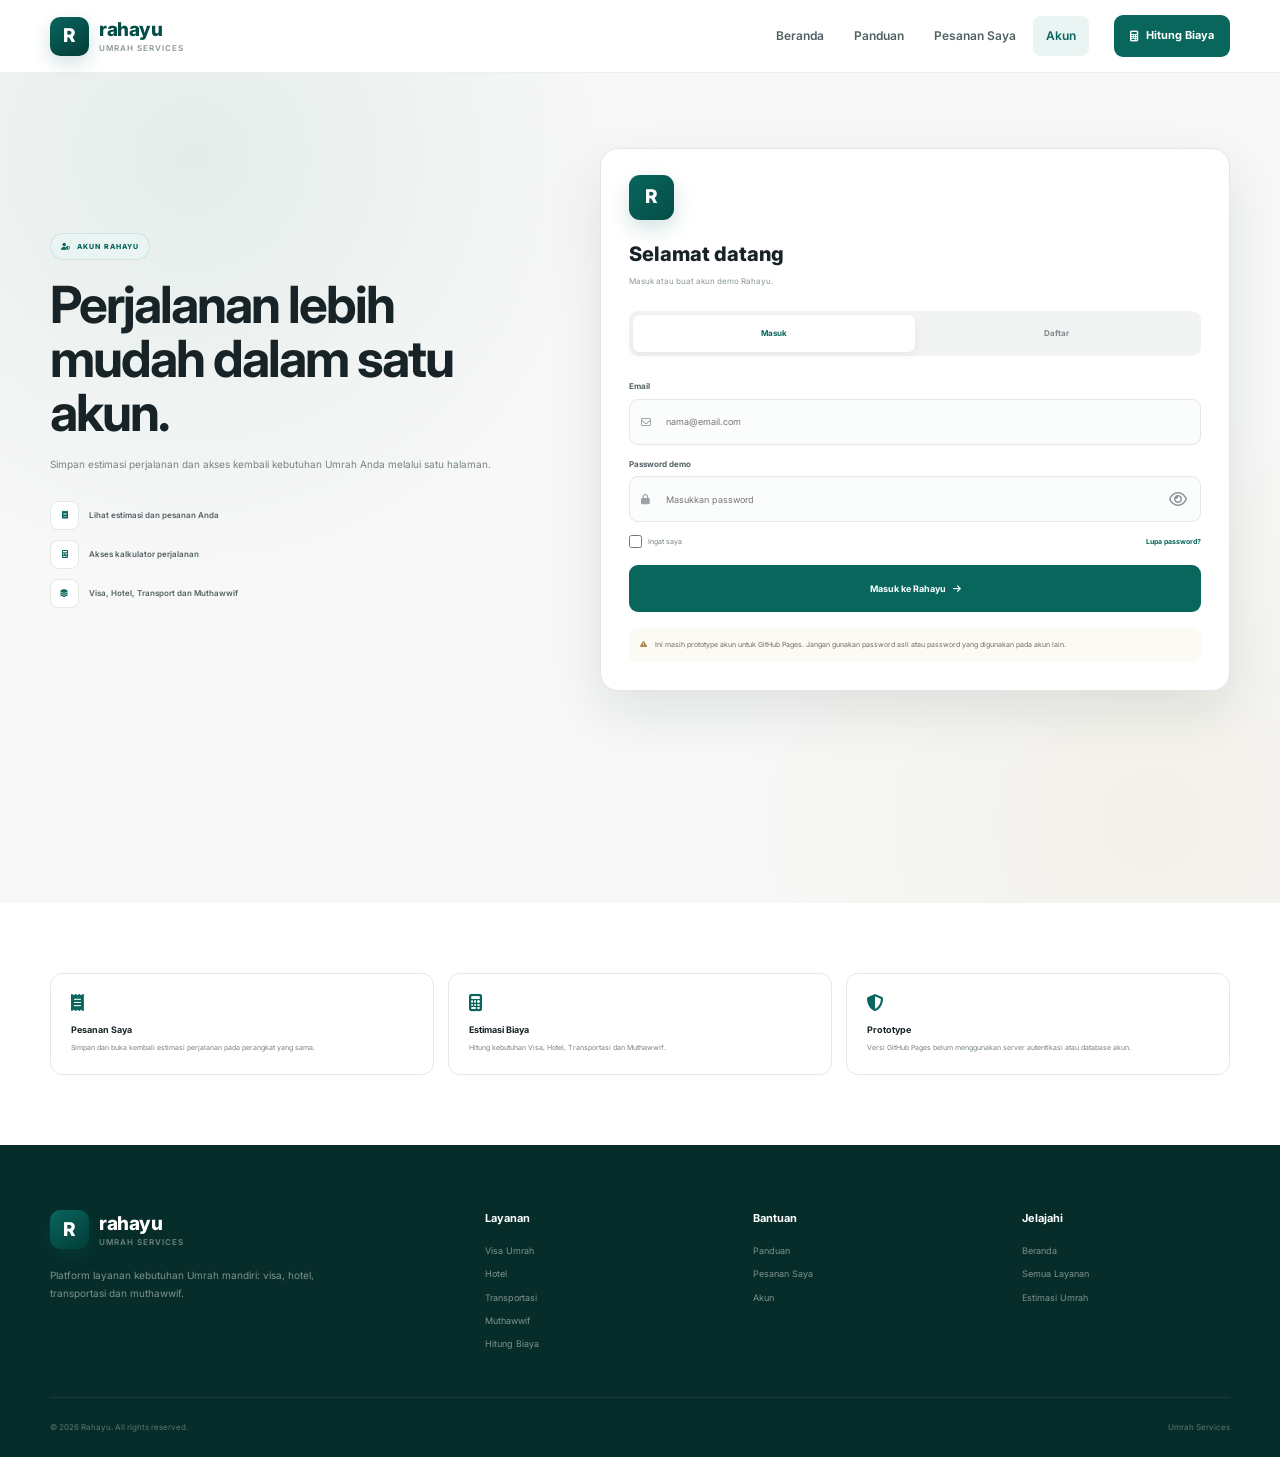
<file: login.html>
<!DOCTYPE html>
<html lang="id">
<head>
  <meta charset="UTF-8">
  <meta name="viewport" content="width=device-width, initial-scale=1.0">

  <title>Akun | Rahayu Umrah Services</title>

  <meta
    name="description"
    content="Akun pelanggan Rahayu Umrah Services."
  >

  <meta name="theme-color" content="#ffffff">

  <link rel="preconnect" href="https://fonts.googleapis.com">
  <link rel="preconnect" href="https://fonts.gstatic.com" crossorigin>

  <link
    href="https://fonts.googleapis.com/css2?family=Inter:wght@400;500;600;700;800&display=swap"
    rel="stylesheet"
  >

  <link
    rel="stylesheet"
    href="https://cdnjs.cloudflare.com/ajax/libs/font-awesome/6.6.0/css/all.min.css"
  >

  <link rel="stylesheet" href="style.css">

  <style>

    /* ================================================
       ACCOUNT PAGE
    ================================================= */

    .account-page {
      min-height: calc(100vh - 70px);
      padding: 75px 0 95px;
      background:
        radial-gradient(
          circle at 15% 10%,
          rgba(8,102,93,.08),
          transparent 32%
        ),
        radial-gradient(
          circle at 90% 90%,
          rgba(199,165,101,.09),
          transparent 30%
        ),
        #f7f8f7;
    }

    .account-layout {
      display: grid;
      grid-template-columns:
        minmax(0,.9fr)
        minmax(390px,1.1fr);
      gap: 35px;
      align-items: center;
    }


    /* ================================================
       LEFT
    ================================================= */

    .account-intro {
      padding-right: 25px;
    }

    .account-label {
      display: inline-flex;
      align-items: center;
      gap: 6px;

      margin-bottom: 17px;
      padding: 7px 10px;

      border: 1px solid rgba(8,102,93,.12);
      border-radius: 100px;

      background: #eaf5f3;

      color: #08665d;

      font-size: 7px;
      font-weight: 800;
      letter-spacing: 1px;
    }

    .account-intro h1 {
      max-width: 530px;
      margin-bottom: 15px;

      color: #172326;

      font-size: clamp(32px,4vw,52px);
      line-height: 1.06;
      letter-spacing: -2px;
    }

    .account-intro > p {
      max-width: 500px;
      margin-bottom: 28px;

      color: #778386;

      font-size: 10px;
      line-height: 1.8;
    }

    .account-features {
      display: flex;
      flex-direction: column;
      gap: 10px;
    }

    .account-feature {
      display: flex;
      align-items: center;
      gap: 10px;

      color: #526164;
      font-size: 8px;
      font-weight: 600;
    }

    .account-feature-icon {
      width: 29px;
      height: 29px;

      flex: 0 0 29px;

      display: grid;
      place-items: center;

      border-radius: 8px;

      background: white;
      border: 1px solid #e4e8e7;

      color: #08665d;
    }


    /* ================================================
       ACCOUNT CARD
    ================================================= */

    .account-card {
      overflow: hidden;

      border: 1px solid #e2e7e6;
      border-radius: 18px;

      background: white;

      box-shadow:
        0 20px 55px rgba(18,40,39,.10);
    }

    .account-card-top {
      padding: 26px 28px 0;
    }

    .account-logo {
      width: 45px;
      height: 45px;

      display: grid;
      place-items: center;

      margin-bottom: 18px;

      border-radius: 11px;

      background:
        linear-gradient(
          135deg,
          #08665d,
          #064d47
        );

      color: white;

      font-size: 19px;
      font-weight: 800;

      box-shadow:
        0 8px 20px rgba(8,102,93,.18);
    }

    .account-card-top h2 {
      margin-bottom: 5px;

      color: #172326;

      font-size: 20px;
      font-weight: 800;
    }

    .account-card-top p {
      color: #8b9698;

      font-size: 8px;
      line-height: 1.6;
    }


    /* ================================================
       TABS
    ================================================= */

    .account-tabs {
      display: grid;
      grid-template-columns: 1fr 1fr;

      margin: 23px 28px 0;
      padding: 4px;

      border-radius: 9px;

      background: #f2f4f4;
    }

    .account-tab {
      min-height: 37px;

      border: 0;
      border-radius: 7px;

      background: transparent;

      color: #7d898b;

      font-family: inherit;
      font-size: 8px;
      font-weight: 700;

      cursor: pointer;

      transition: .2s ease;
    }

    .account-tab.active {
      background: white;

      color: #08665d;

      box-shadow:
        0 3px 10px rgba(18,40,39,.06);
    }


    /* ================================================
       FORMS
    ================================================= */

    .account-form {
      display: none;
      padding: 24px 28px 28px;
    }

    .account-form.active {
      display: block;
    }

    .account-field {
      margin-bottom: 13px;
    }

    .account-field label {
      display: block;

      margin-bottom: 6px;

      color: #526164;

      font-size: 8px;
      font-weight: 700;
    }

    .account-input-wrap {
      position: relative;
    }

    .account-input-wrap > i {
      position: absolute;

      left: 12px;
      top: 50%;

      transform: translateY(-50%);

      color: #9aa4a6;

      font-size: 10px;

      pointer-events: none;
    }

    .account-input-wrap input {
      width: 100%;
      height: 46px;

      padding: 0 40px 0 36px;

      outline: none;

      border: 1px solid #e3e7e6;
      border-radius: 9px;

      background: #fbfcfc;

      color: #172326;

      font-family: inherit;
      font-size: 9px;

      transition: .2s ease;
    }

    .account-input-wrap input:focus {
      border-color: #08665d;

      background: white;

      box-shadow:
        0 0 0 3px rgba(8,102,93,.07);
    }

    .toggle-password {
      position: absolute;

      right: 7px;
      top: 50%;

      width: 32px;
      height: 32px;

      transform: translateY(-50%);

      display: grid;
      place-items: center;

      border: 0;

      background: transparent;

      color: #8b9698;

      cursor: pointer;
    }

    .account-row {
      display: flex;
      align-items: center;
      justify-content: space-between;
      gap: 15px;

      margin: 3px 0 17px;
    }

    .remember {
      display: flex;
      align-items: center;
      gap: 6px;

      color: #778386;

      font-size: 7px;
    }

    .remember input {
      accent-color: #08665d;
    }

    .account-small-link {
      border: 0;
      background: transparent;

      color: #08665d;

      font-size: 7px;
      font-weight: 700;

      cursor: pointer;
    }

    .account-submit {
      width: 100%;
      min-height: 47px;

      display: flex;
      align-items: center;
      justify-content: center;
      gap: 7px;

      border: 0;
      border-radius: 9px;

      background: #08665d;

      color: white;

      font-family: inherit;
      font-size: 9px;
      font-weight: 700;

      cursor: pointer;

      transition: .2s ease;
    }

    .account-submit:hover {
      background: #064d47;
      transform: translateY(-1px);
    }

    .account-notice {
      display: flex;
      align-items: flex-start;
      gap: 8px;

      margin-top: 16px;
      padding: 11px;

      border-radius: 8px;

      background: #fcfaf5;

      color: #756b58;

      font-size: 7px;
      line-height: 1.6;
    }

    .account-notice i {
      margin-top: 2px;
      color: #a98645;
    }


    /* ================================================
       REGISTER GRID
    ================================================= */

    .register-grid {
      display: grid;
      grid-template-columns: 1fr 1fr;
      gap: 11px;
    }

    .register-grid .account-field.full {
      grid-column: 1 / -1;
    }


    /* ================================================
       MESSAGE
    ================================================= */

    .account-message {
      display: none;

      margin-bottom: 15px;
      padding: 11px 12px;

      border-radius: 8px;

      font-size: 8px;
      line-height: 1.6;
    }

    .account-message.active {
      display: block;
    }

    .account-message.success {
      border: 1px solid #d6ebe4;

      background: #eff9f5;

      color: #167052;
    }

    .account-message.error {
      border: 1px solid #f1dddd;

      background: #fff5f5;

      color: #a44747;
    }


    /* ================================================
       DASHBOARD
    ================================================= */

    .account-dashboard {
      display: none;
      padding: 27px 28px 29px;
    }

    .account-dashboard.active {
      display: block;
    }

    .profile-header {
      display: flex;
      align-items: center;
      gap: 13px;

      margin-bottom: 22px;
    }

    .profile-avatar {
      width: 48px;
      height: 48px;

      flex: 0 0 48px;

      display: grid;
      place-items: center;

      border-radius: 50%;

      background:
        linear-gradient(
          135deg,
          #08665d,
          #064d47
        );

      color: white;

      font-size: 16px;
      font-weight: 800;
    }

    .profile-header small {
      display: block;

      margin-bottom: 2px;

      color: #8b9698;

      font-size: 7px;
    }

    .profile-header h3 {
      margin-bottom: 2px;

      color: #172326;

      font-size: 13px;
    }

    .profile-header p {
      color: #778386;

      font-size: 7px;
    }

    .dashboard-menu {
      display: flex;
      flex-direction: column;

      border: 1px solid #e7eae9;
      border-radius: 10px;

      overflow: hidden;
    }

    .dashboard-menu a {
      display: flex;
      align-items: center;
      justify-content: space-between;
      gap: 12px;

      min-height: 48px;
      padding: 0 14px;

      border-bottom: 1px solid #edf0ef;

      color: #526164;

      font-size: 8px;
      font-weight: 600;
    }

    .dashboard-menu a:last-child {
      border-bottom: 0;
    }

    .dashboard-menu a:hover {
      background: #f8fcfb;

      color: #08665d;
    }

    .dashboard-menu-left {
      display: flex;
      align-items: center;
      gap: 9px;
    }

    .dashboard-menu-left i {
      width: 18px;

      color: #08665d;

      text-align: center;
    }

    .dashboard-menu > a > i {
      color: #b6bdbd;

      font-size: 7px;
    }

    .logout-button {
      width: 100%;
      min-height: 43px;

      margin-top: 13px;

      border: 1px solid #e4e8e7;
      border-radius: 9px;

      background: white;

      color: #647174;

      font-family: inherit;
      font-size: 8px;
      font-weight: 700;

      cursor: pointer;
    }

    .logout-button:hover {
      border-color: #d8bcbc;

      background: #fffafa;

      color: #a44747;
    }


    /* ================================================
       SECURITY
    ================================================= */

    .security-strip {
      padding: 70px 0;

      background: white;
    }

    .security-grid {
      display: grid;
      grid-template-columns: repeat(3,1fr);
      gap: 14px;
    }

    .security-card {
      padding: 20px;

      border: 1px solid #e4e8e7;
      border-radius: 12px;

      background: white;
    }

    .security-card i {
      display: block;

      margin-bottom: 12px;

      color: #08665d;

      font-size: 17px;
    }

    .security-card strong {
      display: block;

      margin-bottom: 5px;

      color: #172326;

      font-size: 9px;
    }

    .security-card p {
      color: #778386;

      font-size: 7px;
      line-height: 1.7;
    }


    /* ================================================
       RESPONSIVE
    ================================================= */

    @media(max-width:900px) {

      .account-layout {
        grid-template-columns: 1fr;
        max-width: 650px;
        margin: 0 auto;
      }

      .account-intro {
        padding-right: 0;
      }

      .security-grid {
        grid-template-columns: 1fr 1fr;
      }

    }

    @media(max-width:600px) {

      .account-page {
        padding: 45px 0 65px;
      }

      .account-intro h1 {
        font-size: 34px;
        letter-spacing: -1.3px;
      }

      .account-card-top {
        padding: 22px 20px 0;
      }

      .account-tabs {
        margin-left: 20px;
        margin-right: 20px;
      }

      .account-form,
      .account-dashboard {
        padding-left: 20px;
        padding-right: 20px;
      }

      .register-grid {
        grid-template-columns: 1fr;
      }

      .register-grid .account-field.full {
        grid-column: auto;
      }

      .security-grid {
        grid-template-columns: 1fr;
      }

    }

  </style>

</head>


<body>


<!-- ================================================
     HEADER
================================================ -->

<header
  class="main-header"
  id="mainHeader"
>

  <div class="container navbar">

    <a
      href="index.html"
      class="brand"
    >

      <div class="brand-logo">
        R
      </div>

      <div class="brand-name">

        <strong>
          rahayu
        </strong>

        <small>
          Umrah Services
        </small>

      </div>

    </a>


    <nav class="desktop-menu">

      <a
        href="index.html"
        class="nav-item"
      >
        Beranda
      </a>

      <a
        href="panduan.html"
        class="nav-item"
      >
        Panduan
      </a>

      <a
        href="orders.html"
        class="nav-item"
      >
        Pesanan Saya
      </a>

      <a
        href="login.html"
        class="nav-item active"
      >
        Akun
      </a>

    </nav>


    <div class="nav-right">

      <a
        href="calculator.html"
        class="nav-calculate"
      >

        <i class="fa-solid fa-calculator"></i>

        Hitung Biaya

      </a>


      <button
        class="mobile-menu-btn"
        id="mobileMenuBtn"
        aria-label="Menu"
      >

        <i class="fa-solid fa-bars"></i>

      </button>

    </div>

  </div>


  <div
    class="mobile-menu"
    id="mobileMenu"
  >

    <a href="index.html">

      <i class="fa-solid fa-house"></i>
      Beranda

    </a>

    <a href="visa.html">

      <i class="fa-solid fa-passport"></i>
      Visa

    </a>

    <a href="hotel.html">

      <i class="fa-solid fa-hotel"></i>
      Hotel

    </a>

    <a href="transport.html">

      <i class="fa-solid fa-car-side"></i>
      Transportasi

    </a>

    <a href="muthawwif.html">

      <i class="fa-solid fa-person-praying"></i>
      Muthawwif

    </a>

    <a href="calculator.html">

      <i class="fa-solid fa-calculator"></i>
      Hitung Biaya

    </a>

    <a href="orders.html">

      <i class="fa-solid fa-receipt"></i>
      Pesanan Saya

    </a>

  </div>

</header>


<main>


<!-- ================================================
     ACCOUNT
================================================ -->

<section class="account-page">

  <div class="container account-layout">


    <!-- LEFT -->

    <div class="account-intro">

      <div class="account-label">

        <i class="fa-solid fa-user-shield"></i>

        AKUN RAHAYU

      </div>


      <h1>
        Perjalanan lebih mudah dalam satu akun.
      </h1>


      <p>
        Simpan estimasi perjalanan dan akses
        kembali kebutuhan Umrah Anda melalui
        satu halaman.
      </p>


      <div class="account-features">


        <div class="account-feature">

          <div class="account-feature-icon">

            <i class="fa-solid fa-receipt"></i>

          </div>

          Lihat estimasi dan pesanan Anda

        </div>


        <div class="account-feature">

          <div class="account-feature-icon">

            <i class="fa-solid fa-calculator"></i>

          </div>

          Akses kalkulator perjalanan

        </div>


        <div class="account-feature">

          <div class="account-feature-icon">

            <i class="fa-solid fa-layer-group"></i>

          </div>

          Visa, Hotel, Transport dan Muthawwif

        </div>

      </div>

    </div>


    <!-- RIGHT -->

    <div class="account-card">


      <div
        id="guestArea"
      >


        <div class="account-card-top">

          <div class="account-logo">
            R
          </div>

          <h2>
            Selamat datang
          </h2>

          <p>
            Masuk atau buat akun demo Rahayu.
          </p>

        </div>


        <!-- TABS -->

        <div class="account-tabs">

          <button
            type="button"
            class="account-tab active"
            data-tab="login"
          >
            Masuk
          </button>

          <button
            type="button"
            class="account-tab"
            data-tab="register"
          >
            Daftar
          </button>

        </div>


        <!-- LOGIN -->

        <form
          class="account-form active"
          id="loginForm"
        >


          <div
            class="account-message"
            id="loginMessage"
          ></div>


          <div class="account-field">

            <label for="loginEmail">
              Email
            </label>

            <div class="account-input-wrap">

              <i class="fa-regular fa-envelope"></i>

              <input
                type="email"
                id="loginEmail"
                placeholder="nama@email.com"
                required
              >

            </div>

          </div>


          <div class="account-field">

            <label for="loginPassword">
              Password demo
            </label>

            <div class="account-input-wrap">

              <i class="fa-solid fa-lock"></i>

              <input
                type="password"
                id="loginPassword"
                placeholder="Masukkan password"
                required
              >

              <button
                type="button"
                class="toggle-password"
                data-target="loginPassword"
                aria-label="Lihat password"
              >

                <i class="fa-regular fa-eye"></i>

              </button>

            </div>

          </div>


          <div class="account-row">

            <label class="remember">

              <input
                type="checkbox"
                id="rememberLogin"
              >

              Ingat saya

            </label>


            <button
              type="button"
              class="account-small-link"
              id="forgotPassword"
            >
              Lupa password?
            </button>

          </div>


          <button
            type="submit"
            class="account-submit"
          >

            Masuk ke Rahayu

            <i class="fa-solid fa-arrow-right"></i>

          </button>


          <div class="account-notice">

            <i class="fa-solid fa-triangle-exclamation"></i>

            <span>
              Ini masih prototype akun untuk
              GitHub Pages. Jangan gunakan
              password asli atau password yang
              digunakan pada akun lain.
            </span>

          </div>

        </form>


        <!-- REGISTER -->

        <form
          class="account-form"
          id="registerForm"
        >


          <div
            class="account-message"
            id="registerMessage"
          ></div>


          <div class="register-grid">


            <div class="account-field">

              <label for="registerName">
                Nama
              </label>

              <div class="account-input-wrap">

                <i class="fa-regular fa-user"></i>

                <input
                  type="text"
                  id="registerName"
                  placeholder="Nama lengkap"
                  required
                >

              </div>

            </div>


            <div class="account-field">

              <label for="registerPhone">
                No. Telepon
              </label>

              <div class="account-input-wrap">

                <i class="fa-solid fa-phone"></i>

                <input
                  type="tel"
                  id="registerPhone"
                  placeholder="05xxxxxxxx"
                >

              </div>

            </div>


            <div class="account-field full">

              <label for="registerEmail">
                Email
              </label>

              <div class="account-input-wrap">

                <i class="fa-regular fa-envelope"></i>

                <input
                  type="email"
                  id="registerEmail"
                  placeholder="nama@email.com"
                  required
                >

              </div>

            </div>


            <div class="account-field full">

              <label for="registerPassword">
                Password demo
              </label>

              <div class="account-input-wrap">

                <i class="fa-solid fa-lock"></i>

                <input
                  type="password"
                  id="registerPassword"
                  minlength="6"
                  placeholder="Minimal 6 karakter"
                  required
                >

                <button
                  type="button"
                  class="toggle-password"
                  data-target="registerPassword"
                  aria-label="Lihat password"
                >

                  <i class="fa-regular fa-eye"></i>

                </button>

              </div>

            </div>

          </div>


          <button
            type="submit"
            class="account-submit"
          >

            Buat Akun Demo

            <i class="fa-solid fa-arrow-right"></i>

          </button>


          <div class="account-notice">

            <i class="fa-solid fa-circle-info"></i>

            <span>
              Akun demo hanya tersimpan pada
              browser perangkat ini dan bukan
              sistem akun online Rahayu.
            </span>

          </div>

        </form>

      </div>


      <!-- ==========================================
           LOGGED IN
      =========================================== -->

      <div
        class="account-dashboard"
        id="accountDashboard"
      >


        <div class="profile-header">

          <div
            class="profile-avatar"
            id="profileAvatar"
          >
            R
          </div>

          <div>

            <small>
              AKUN RAHAYU
            </small>

            <h3 id="profileName">
              Pengguna
            </h3>

            <p id="profileEmail">
              -
            </p>

          </div>

        </div>


        <div class="dashboard-menu">


          <a href="orders.html">

            <span class="dashboard-menu-left">

              <i class="fa-solid fa-receipt"></i>

              Pesanan Saya

            </span>

            <i class="fa-solid fa-chevron-right"></i>

          </a>


          <a href="calculator.html">

            <span class="dashboard-menu-left">

              <i class="fa-solid fa-calculator"></i>

              Hitung Biaya Umrah

            </span>

            <i class="fa-solid fa-chevron-right"></i>

          </a>


          <a href="visa.html">

            <span class="dashboard-menu-left">

              <i class="fa-solid fa-passport"></i>

              Visa Umrah

            </span>

            <i class="fa-solid fa-chevron-right"></i>

          </a>


          <a href="hotel.html">

            <span class="dashboard-menu-left">

              <i class="fa-solid fa-hotel"></i>

              Hotel

            </span>

            <i class="fa-solid fa-chevron-right"></i>

          </a>


          <a href="transport.html">

            <span class="dashboard-menu-left">

              <i class="fa-solid fa-car-side"></i>

              Transportasi

            </span>

            <i class="fa-solid fa-chevron-right"></i>

          </a>


          <a href="muthawwif.html">

            <span class="dashboard-menu-left">

              <i class="fa-solid fa-person-praying"></i>

              Muthawwif

            </span>

            <i class="fa-solid fa-chevron-right"></i>

          </a>

        </div>


        <button
          type="button"
          class="logout-button"
          id="logoutButton"
        >

          <i class="fa-solid fa-arrow-right-from-bracket"></i>

          Keluar

        </button>

      </div>

    </div>

  </div>

</section>


<!-- ================================================
     INFO
================================================ -->

<section class="security-strip">

  <div class="container security-grid">


    <div class="security-card">

      <i class="fa-solid fa-receipt"></i>

      <strong>
        Pesanan Saya
      </strong>

      <p>
        Simpan dan buka kembali estimasi
        perjalanan pada perangkat yang sama.
      </p>

    </div>


    <div class="security-card">

      <i class="fa-solid fa-calculator"></i>

      <strong>
        Estimasi Biaya
      </strong>

      <p>
        Hitung kebutuhan Visa, Hotel,
        Transportasi dan Muthawwif.
      </p>

    </div>


    <div class="security-card">

      <i class="fa-solid fa-shield-halved"></i>

      <strong>
        Prototype
      </strong>

      <p>
        Versi GitHub Pages belum menggunakan
        server autentikasi atau database akun.
      </p>

    </div>

  </div>

</section>


</main>


<!-- ================================================
     FOOTER
================================================ -->

<footer class="footer">

  <div class="container footer-grid">


    <div class="footer-brand">

      <a
        href="index.html"
        class="brand"
      >

        <div class="brand-logo">
          R
        </div>

        <div class="brand-name footer-brand-name">

          <strong>
            rahayu
          </strong>

          <small>
            Umrah Services
          </small>

        </div>

      </a>

      <p>
        Platform layanan kebutuhan Umrah mandiri:
        visa, hotel, transportasi dan muthawwif.
      </p>

    </div>


    <div class="footer-column">

      <h3>
        Layanan
      </h3>

      <a href="visa.html">
        Visa Umrah
      </a>

      <a href="hotel.html">
        Hotel
      </a>

      <a href="transport.html">
        Transportasi
      </a>

      <a href="muthawwif.html">
        Muthawwif
      </a>

      <a href="calculator.html">
        Hitung Biaya
      </a>

    </div>


    <div class="footer-column">

      <h3>
        Bantuan
      </h3>

      <a href="panduan.html">
        Panduan
      </a>

      <a href="orders.html">
        Pesanan Saya
      </a>

      <a href="login.html">
        Akun
      </a>

    </div>


    <div class="footer-column">

      <h3>
        Jelajahi
      </h3>

      <a href="index.html">
        Beranda
      </a>

      <a href="index.html#layanan">
        Semua Layanan
      </a>

      <a href="calculator.html">
        Estimasi Umrah
      </a>

    </div>

  </div>


  <div class="container footer-bottom">

    <p>
      ©
      <span id="currentYear">
        2026
      </span>
      Rahayu. All rights reserved.
    </p>

    <span>
      Umrah Services
    </span>

  </div>

</footer>


<script src="script.js"></script>


<script>

document.addEventListener(
  "DOMContentLoaded",
  function () {

    const USER_KEY =
      "rahayu_demo_user";

    const SESSION_KEY =
      "rahayu_demo_session";


    const guestArea =
      document.getElementById(
        "guestArea"
      );

    const dashboard =
      document.getElementById(
        "accountDashboard"
      );


    /* ============================================
       TABS
    ============================================= */

    const tabs =
      document.querySelectorAll(
        ".account-tab"
      );

    const forms =
      document.querySelectorAll(
        ".account-form"
      );


    tabs.forEach(
      tab => {

        tab.addEventListener(
          "click",
          function () {

            const target =
              this.dataset.tab;

            tabs.forEach(
              item =>
                item.classList.remove(
                  "active"
                )
            );

            forms.forEach(
              form =>
                form.classList.remove(
                  "active"
                )
            );

            this.classList.add(
              "active"
            );

            document
              .getElementById(
                target + "Form"
              )
              .classList.add(
                "active"
              );

          }
        );

      }
    );


    /* ============================================
       PASSWORD
    ============================================= */

    document
      .querySelectorAll(
        ".toggle-password"
      )
      .forEach(
        button => {

          button.addEventListener(
            "click",
            function () {

              const input =
                document.getElementById(
                  this.dataset.target
                );

              const icon =
                this.querySelector(
                  "i"
                );

              if (
                input.type ===
                "password"
              ) {

                input.type =
                  "text";

                icon.className =
                  "fa-regular fa-eye-slash";

              }

              else {

                input.type =
                  "password";

                icon.className =
                  "fa-regular fa-eye";

              }

            }
          );

        }
      );


    /* ============================================
       MESSAGE
    ============================================= */

    function showMessage(
      element,
      message,
      type
    ) {

      element.textContent =
        message;

      element.className =
        "account-message active " +
        type;

    }


    /* ============================================
       REGISTER
    ============================================= */

    document
      .getElementById(
        "registerForm"
      )
      .addEventListener(
        "submit",
        function (event) {

          event.preventDefault();


          const name =
            document
              .getElementById(
                "registerName"
              )
              .value
              .trim();


          const phone =
            document
              .getElementById(
                "registerPhone"
              )
              .value
              .trim();


          const email =
            document
              .getElementById(
                "registerEmail"
              )
              .value
              .trim()
              .toLowerCase();


          const password =
            document
              .getElementById(
                "registerPassword"
              )
              .value;


          const message =
            document.getElementById(
              "registerMessage"
            );


          if (
            !name ||
            !email ||
            password.length < 6
          ) {

            showMessage(
              message,
              "Lengkapi nama, email dan password minimal 6 karakter.",
              "error"
            );

            return;

          }


          const user = {
            name,
            phone,
            email,
            password
          };


          localStorage.setItem(
            USER_KEY,
            JSON.stringify(user)
          );


          showMessage(
            message,
            "Akun demo berhasil dibuat. Silakan masuk.",
            "success"
          );


          setTimeout(
            function () {

              document
                .querySelector(
                  '[data-tab="login"]'
                )
                .click();


              document
                .getElementById(
                  "loginEmail"
                )
                .value =
                email;

            },
            700
          );

        }
      );


    /* ============================================
       LOGIN
    ============================================= */

    document
      .getElementById(
        "loginForm"
      )
      .addEventListener(
        "submit",
        function (event) {

          event.preventDefault();


          const email =
            document
              .getElementById(
                "loginEmail"
              )
              .value
              .trim()
              .toLowerCase();


          const password =
            document
              .getElementById(
                "loginPassword"
              )
              .value;


          const message =
            document.getElementById(
              "loginMessage"
            );


          const stored =
            localStorage.getItem(
              USER_KEY
            );


          if (!stored) {

            showMessage(
              message,
              "Belum ada akun demo. Silakan daftar terlebih dahulu.",
              "error"
            );

            return;

          }


          let user;


          try {

            user =
              JSON.parse(
                stored
              );

          }

          catch (error) {

            showMessage(
              message,
              "Data akun tidak dapat dibaca.",
              "error"
            );

            return;

          }


          if (
            user.email !== email ||
            user.password !== password
          ) {

            showMessage(
              message,
              "Email atau password tidak sesuai.",
              "error"
            );

            return;

          }


          localStorage.setItem(
            SESSION_KEY,
            JSON.stringify({
              loggedIn: true,
              email: user.email
            })
          );


          showDashboard();

        }
      );


    /* ============================================
       DASHBOARD
    ============================================= */

    function showDashboard() {

      const stored =
        localStorage.getItem(
          USER_KEY
        );


      if (!stored) {
        return;
      }


      let user;


      try {

        user =
          JSON.parse(
            stored
          );

      }

      catch (error) {
        return;
      }


      guestArea.style.display =
        "none";


      dashboard.classList.add(
        "active"
      );


      document
        .getElementById(
          "profileName"
        )
        .textContent =
        user.name || "Pengguna";


      document
        .getElementById(
          "profileEmail"
        )
        .textContent =
        user.email || "-";


      const firstLetter =
        (
          user.name ||
          "R"
        )
        .charAt(0)
        .toUpperCase();


      document
        .getElementById(
          "profileAvatar"
        )
        .textContent =
        firstLetter;

    }


    /* ============================================
       LOGOUT
    ============================================= */

    document
      .getElementById(
        "logoutButton"
      )
      .addEventListener(
        "click",
        function () {

          localStorage.removeItem(
            SESSION_KEY
          );


          dashboard.classList.remove(
            "active"
          );


          guestArea.style.display =
            "block";


          document
            .getElementById(
              "loginPassword"
            )
            .value =
            "";

        }
      );


    /* ============================================
       FORGOT
    ============================================= */

    document
      .getElementById(
        "forgotPassword"
      )
      .addEventListener(
        "click",
        function () {

          const message =
            document.getElementById(
              "loginMessage"
            );


          showMessage(
            message,
            "Reset password online belum tersedia pada versi prototype.",
            "error"
          );

        }
      );


    /* ============================================
       SESSION CHECK
    ============================================= */

    const session =
      localStorage.getItem(
        SESSION_KEY
      );


    if (session) {

      try {

        const data =
          JSON.parse(
            session
          );


        if (data.loggedIn) {

          showDashboard();

        }

      }

      catch (error) {}

    }

  }
);

</script>


</body>
</html>
</file>
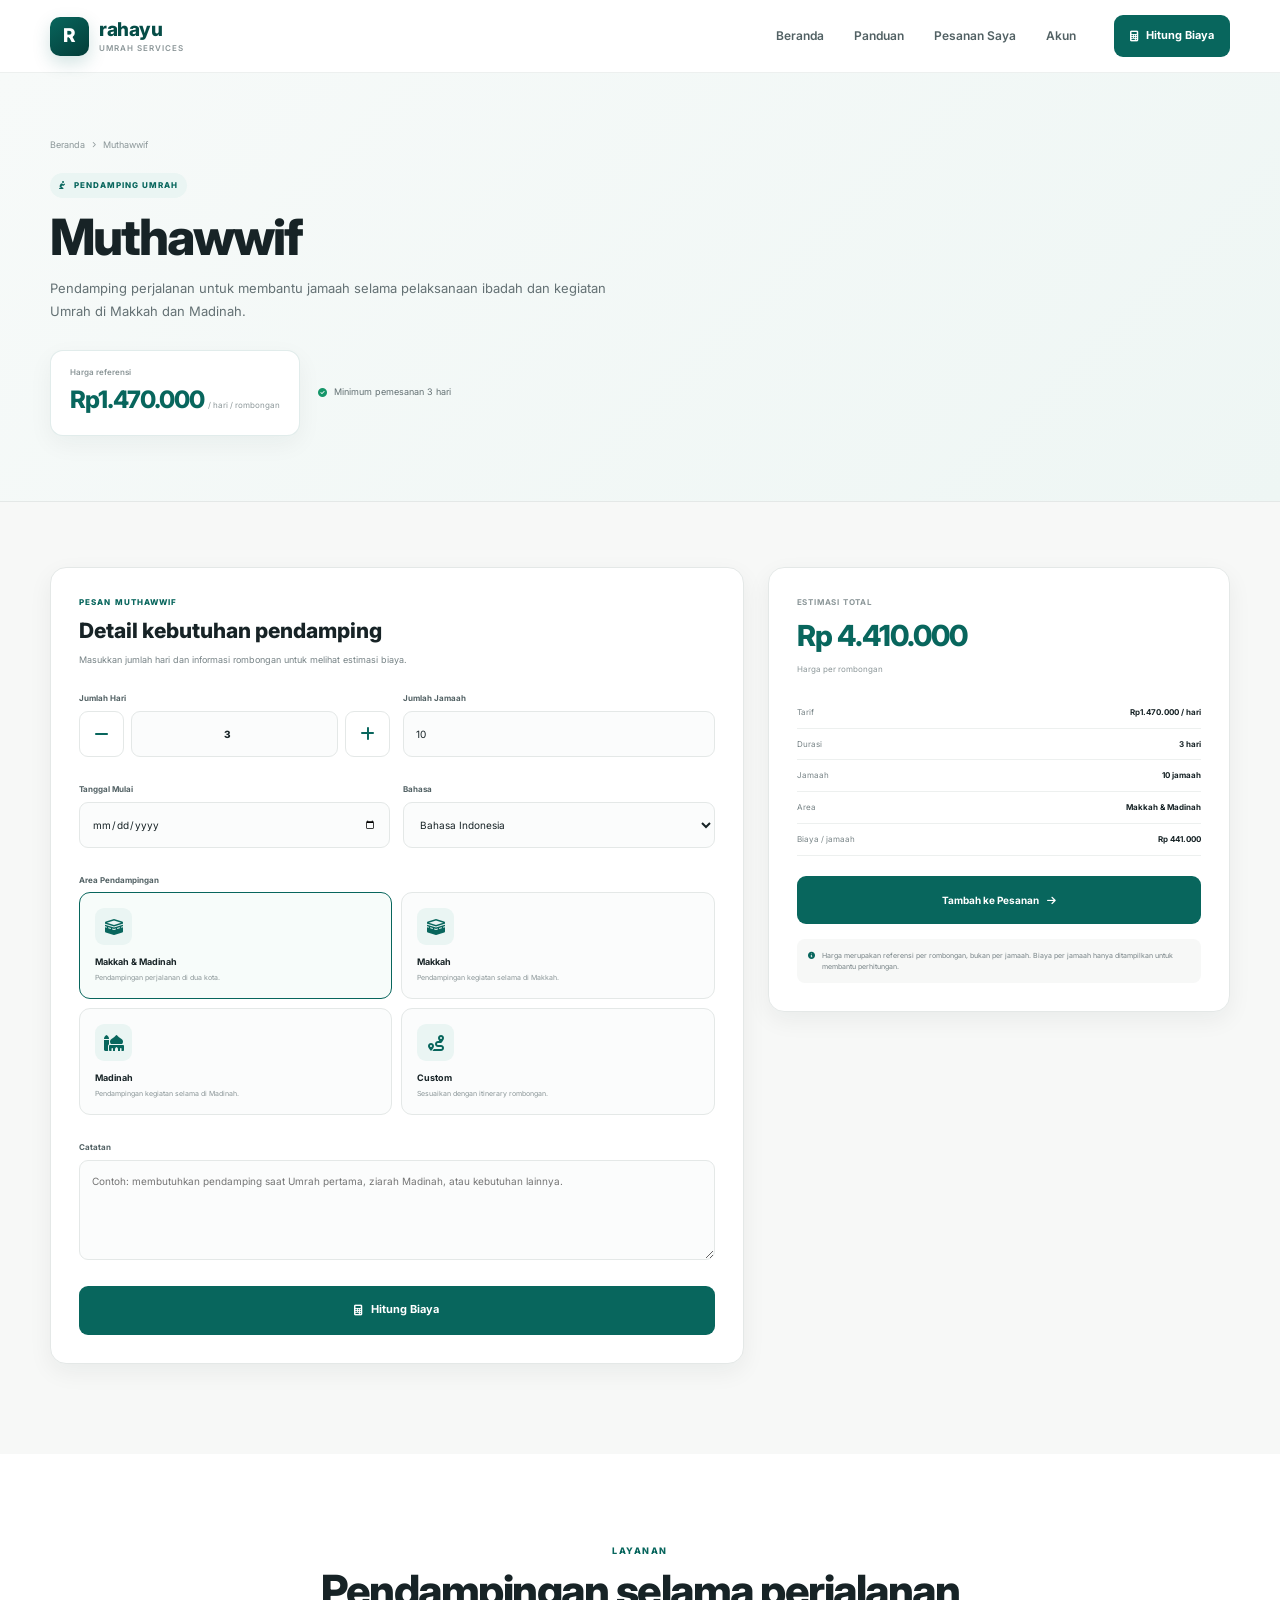
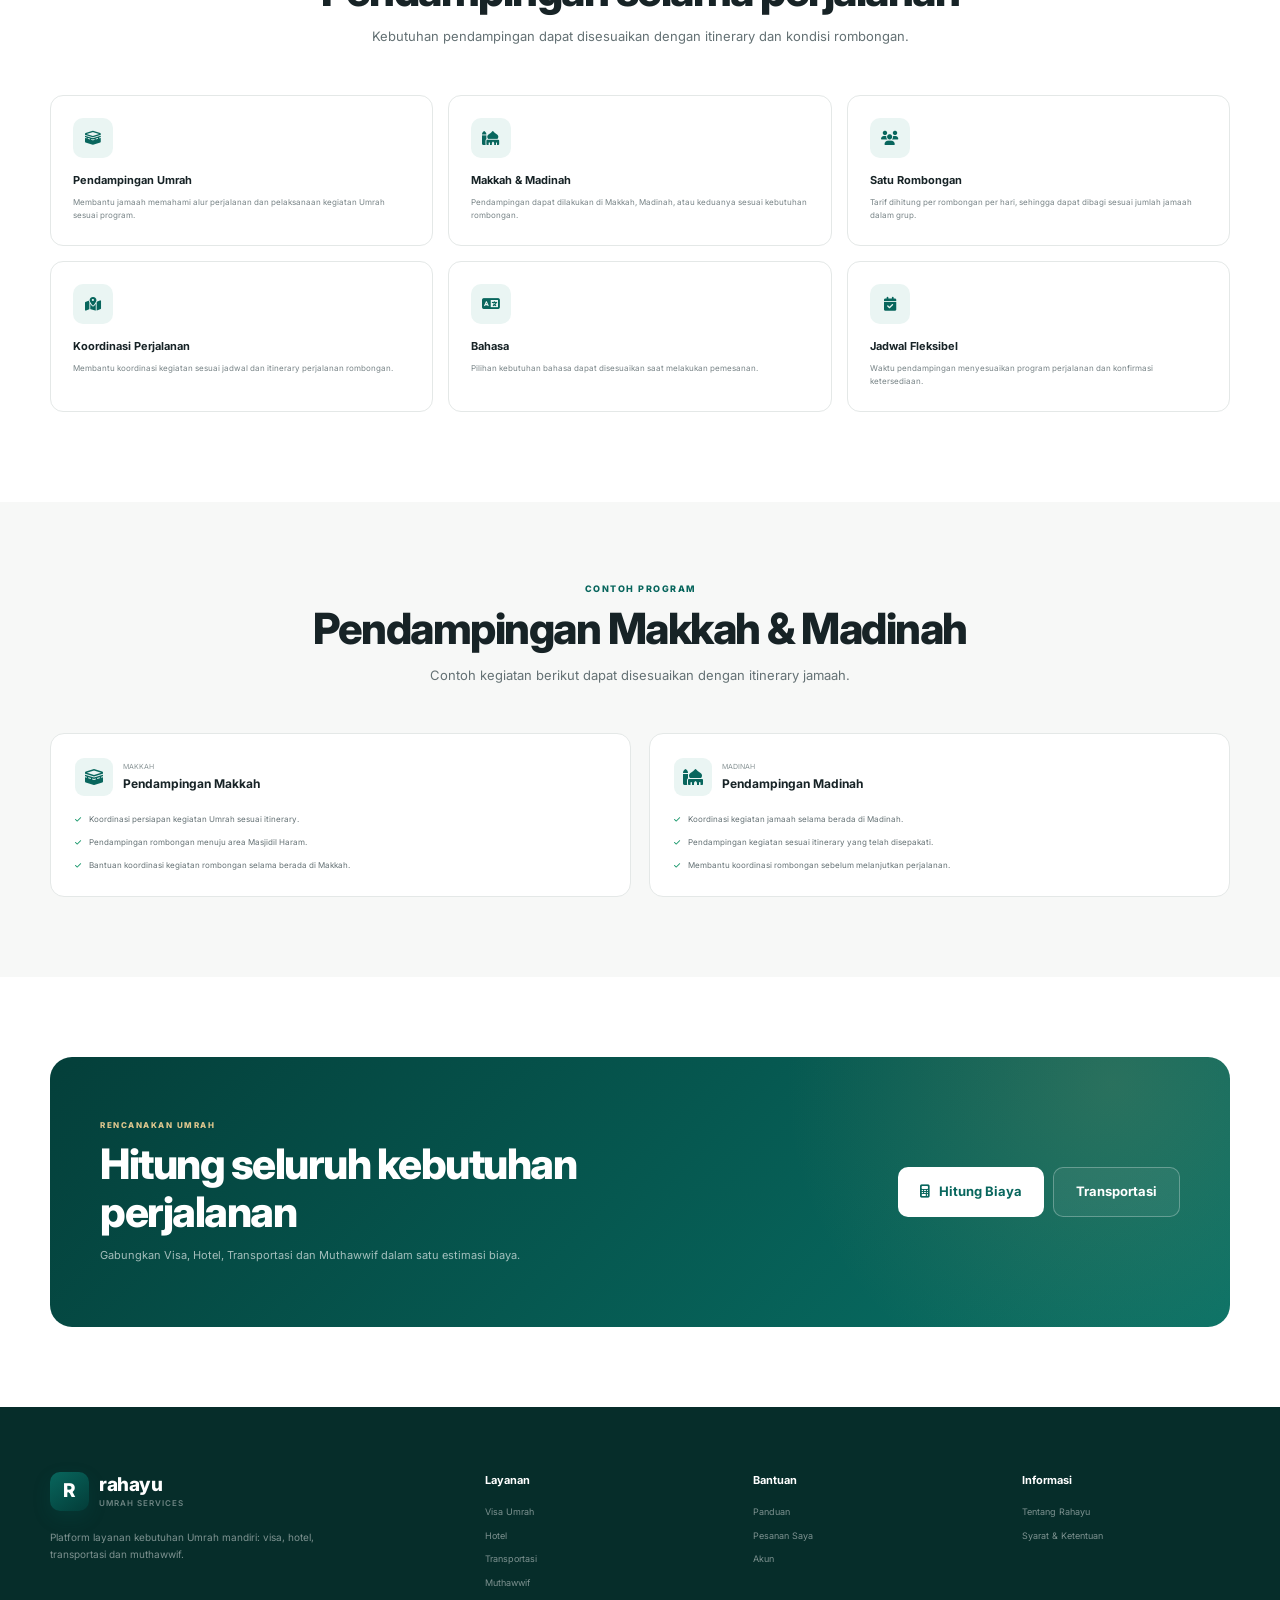
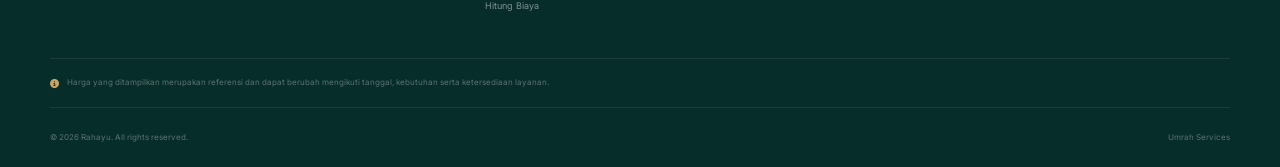
<file: muthawwif.html>
<!DOCTYPE html>
<html lang="id">

<head>
  <meta charset="UTF-8">

  <meta
    name="viewport"
    content="width=device-width, initial-scale=1.0"
  >

  <title>Muthawwif Umrah | Rahayu</title>

  <meta
    name="description"
    content="Layanan pendamping Muthawwif untuk jamaah Umrah mandiri di Makkah dan Madinah."
  >

  <meta name="theme-color" content="#ffffff">

  <link rel="preconnect" href="https://fonts.googleapis.com">
  <link rel="preconnect" href="https://fonts.gstatic.com" crossorigin>

  <link
    href="https://fonts.googleapis.com/css2?family=Inter:wght@400;500;600;700;800&display=swap"
    rel="stylesheet"
  >

  <link
    rel="stylesheet"
    href="https://cdnjs.cloudflare.com/ajax/libs/font-awesome/6.6.0/css/all.min.css"
  >

  <link rel="stylesheet" href="style.css">


  <style>

    /* =====================================================
       HERO INFO
    ===================================================== */

    .muthawwif-hero-price {
      display: flex;
      flex-wrap: wrap;
      align-items: center;
      gap: 18px;

      margin-top: 26px;
    }

    .muthawwif-price-box {
      padding: 15px 19px;

      border: 1px solid rgba(8,102,93,.12);
      border-radius: 13px;

      background: #fff;

      box-shadow:
        0 8px 25px rgba(18,40,39,.05);
    }

    .muthawwif-price-box small {
      display: block;

      margin-bottom: 3px;

      color: #8b9698;

      font-size: 8px;
      font-weight: 600;
    }

    .muthawwif-price-box strong {
      color: #08665d;

      font-size: 24px;
      font-weight: 800;

      letter-spacing: -1px;
    }

    .muthawwif-price-box span {
      color: #8b9698;

      font-size: 8px;
    }

    .muthawwif-minimum {
      display: flex;
      align-items: center;
      gap: 7px;

      color: #647174;

      font-size: 9px;
    }

    .muthawwif-minimum i {
      color: #159669;
    }


    /* =====================================================
       BOOKING
    ===================================================== */

    .muthawwif-booking {
      padding: 65px 0 90px;

      background: #f7f8f7;
    }

    .muthawwif-layout {
      display: grid;

      grid-template-columns:
        minmax(0,1.2fr)
        minmax(290px,.8fr);

      gap: 24px;

      align-items: start;
    }

    .muthawwif-form-card,
    .muthawwif-summary {
      padding: 28px;

      border: 1px solid #e4e8e7;
      border-radius: 16px;

      background: #fff;

      box-shadow:
        0 8px 25px rgba(18,40,39,.06);
    }

    .muthawwif-form-title {
      margin-bottom: 24px;
    }

    .muthawwif-form-title span {
      display: block;

      margin-bottom: 5px;

      color: #08665d;

      font-size: 8px;
      font-weight: 800;

      letter-spacing: 1.1px;
    }

    .muthawwif-form-title h2 {
      margin-bottom: 6px;

      color: #172326;

      font-size: 21px;
      font-weight: 800;
    }

    .muthawwif-form-title p {
      color: #778386;

      font-size: 9px;
      line-height: 1.65;
    }


    /* =====================================================
       FORM
    ===================================================== */

    .muthawwif-form-grid {
      display: grid;

      grid-template-columns: 1fr 1fr;

      gap: 13px;
    }

    .muthawwif-field {
      margin-bottom: 13px;
    }

    .muthawwif-field.full {
      grid-column: 1 / -1;
    }

    .muthawwif-field label {
      display: block;

      margin-bottom: 6px;

      color: #526164;

      font-size: 8px;
      font-weight: 700;
    }

    .muthawwif-field input,
    .muthawwif-field select,
    .muthawwif-field textarea {
      width: 100%;

      outline: none;

      border: 1px solid #e4e8e7;
      border-radius: 9px;

      background: #fbfcfc;

      color: #172326;

      font-family: inherit;
      font-size: 10px;

      transition: .2s ease;
    }

    .muthawwif-field input,
    .muthawwif-field select {
      height: 46px;

      padding: 0 12px;
    }

    .muthawwif-field textarea {
      min-height: 100px;

      padding: 12px;

      resize: vertical;
    }

    .muthawwif-field input:focus,
    .muthawwif-field select:focus,
    .muthawwif-field textarea:focus {
      border-color: #08665d;

      background: white;

      box-shadow:
        0 0 0 3px rgba(8,102,93,.07);
    }


    /* =====================================================
       DAY COUNTER
    ===================================================== */

    .day-counter {
      display: grid;

      grid-template-columns:
        45px 1fr 45px;

      gap: 7px;
    }

    .day-counter-button {
      height: 46px;

      display: grid;
      place-items: center;

      border: 1px solid #e4e8e7;
      border-radius: 9px;

      background: white;

      color: #08665d;

      cursor: pointer;
    }

    .day-counter-button:hover {
      border-color: #08665d;

      background: #eaf5f3;
    }

    #muthawwifDays {
      text-align: center;

      font-weight: 800;
    }


    /* =====================================================
       SERVICE OPTION
    ===================================================== */

    .service-options {
      display: grid;

      grid-template-columns: 1fr 1fr;

      gap: 9px;

      margin-top: 3px;
    }

    .service-option {
      position: relative;

      padding: 15px;

      border: 1px solid #e4e8e7;
      border-radius: 11px;

      background: #fbfcfc;

      cursor: pointer;

      transition: .2s ease;
    }

    .service-option:hover {
      border-color: rgba(8,102,93,.4);
    }

    .service-option.active {
      border: 1.5px solid #08665d;

      background: #f7fcfa;
    }

    .service-option-icon {
      width: 37px;
      height: 37px;

      display: grid;
      place-items: center;

      margin-bottom: 10px;

      border-radius: 9px;

      background: #eaf5f3;

      color: #08665d;
    }

    .service-option strong {
      display: block;

      margin-bottom: 3px;

      color: #172326;

      font-size: 9px;
    }

    .service-option span {
      display: block;

      color: #8b9698;

      font-size: 7px;
      line-height: 1.5;
    }


    /* =====================================================
       SUMMARY
    ===================================================== */

    .muthawwif-summary {
      position: sticky;

      top: 95px;
    }

    .summary-label {
      margin-bottom: 4px;

      color: #8b9698;

      font-size: 8px;
      font-weight: 700;

      letter-spacing: .8px;
    }

    .muthawwif-total {
      margin-bottom: 4px;

      color: #08665d;

      font-size: 29px;
      font-weight: 800;

      letter-spacing: -1px;
    }

    .summary-caption {
      margin-bottom: 21px;

      color: #8b9698;

      font-size: 8px;
    }

    .summary-list {
      display: flex;
      flex-direction: column;

      margin-bottom: 20px;
    }

    .summary-row {
      display: flex;
      justify-content: space-between;
      gap: 15px;

      padding: 9px 0;

      border-bottom: 1px solid #edf0ef;

      font-size: 8px;
    }

    .summary-row span {
      color: #778386;
    }

    .summary-row strong {
      color: #172326;

      text-align: right;
    }

    .muthawwif-order-button {
      width: 100%;
      min-height: 48px;

      display: flex;
      align-items: center;
      justify-content: center;
      gap: 8px;

      border: 0;
      border-radius: 9px;

      background: #08665d;

      color: #fff;

      font-size: 10px;
      font-weight: 700;

      cursor: pointer;
    }

    .muthawwif-order-button:hover {
      background: #064d47;
    }

    .summary-note {
      display: flex;
      align-items: flex-start;
      gap: 7px;

      margin-top: 15px;

      padding: 11px;

      border-radius: 8px;

      background: #f7f8f7;

      color: #778386;

      font-size: 7px;
      line-height: 1.6;
    }

    .summary-note i {
      margin-top: 2px;

      color: #08665d;
    }


    /* =====================================================
       INCLUDED
    ===================================================== */

    .included-section {
      padding: 90px 0;

      background: white;
    }

    .included-grid {
      display: grid;

      grid-template-columns:
        repeat(3,1fr);

      gap: 15px;

      margin-top: 35px;
    }

    .included-card {
      padding: 22px;

      border: 1px solid #e4e8e7;
      border-radius: 13px;

      background: white;
    }

    .included-icon {
      width: 40px;
      height: 40px;

      display: grid;
      place-items: center;

      margin-bottom: 14px;

      border-radius: 10px;

      background: #eaf5f3;

      color: #08665d;

      font-size: 14px;
    }

    .included-card h3 {
      margin-bottom: 6px;

      color: #172326;

      font-size: 11px;
    }

    .included-card p {
      color: #778386;

      font-size: 8px;
      line-height: 1.7;
    }


    /* =====================================================
       PROGRAM
    ===================================================== */

    .program-section {
      padding: 80px 0;

      background: #f7f8f7;
    }

    .program-layout {
      display: grid;

      grid-template-columns:
        1fr 1fr;

      gap: 18px;

      margin-top: 35px;
    }

    .program-card {
      padding: 24px;

      border: 1px solid #e4e8e7;
      border-radius: 14px;

      background: white;
    }

    .program-head {
      display: flex;
      align-items: center;
      gap: 10px;

      margin-bottom: 17px;
    }

    .program-icon {
      width: 38px;
      height: 38px;

      display: grid;
      place-items: center;

      border-radius: 9px;

      background: #eaf5f3;

      color: #08665d;
    }

    .program-head span {
      display: block;

      margin-bottom: 2px;

      color: #8b9698;

      font-size: 7px;
    }

    .program-head h3 {
      font-size: 12px;
    }

    .program-list {
      display: flex;
      flex-direction: column;

      gap: 10px;
    }

    .program-list li {
      display: flex;
      align-items: flex-start;
      gap: 8px;

      color: #647174;

      font-size: 8px;
      line-height: 1.6;
    }

    .program-list i {
      margin-top: 3px;

      color: #159669;

      font-size: 7px;
    }


    /* =====================================================
       RESPONSIVE
    ===================================================== */

    @media(max-width:900px) {

      .muthawwif-layout {
        grid-template-columns: 1fr;
      }

      .muthawwif-summary {
        position: static;
      }

      .included-grid {
        grid-template-columns: 1fr 1fr;
      }

    }

    @media(max-width:600px) {

      .muthawwif-booking {
        padding: 45px 0 65px;
      }

      .muthawwif-form-card,
      .muthawwif-summary {
        padding: 20px;
      }

      .muthawwif-form-grid,
      .service-options,
      .included-grid,
      .program-layout {
        grid-template-columns: 1fr;
      }

      .muthawwif-field.full {
        grid-column: auto;
      }

      .muthawwif-hero-price {
        flex-direction: column;
        align-items: flex-start;
      }

      .muthawwif-price-box {
        width: 100%;
      }

    }

  </style>

</head>


<body>


<!-- =====================================================
     HEADER
===================================================== -->

<header
  class="main-header"
  id="mainHeader"
>

  <div class="container navbar">


    <a
      href="index.html"
      class="brand"
    >

      <div class="brand-logo">
        R
      </div>

      <div class="brand-name">

        <strong>
          rahayu
        </strong>

        <small>
          Umrah Services
        </small>

      </div>

    </a>


    <nav class="desktop-menu">

      <a
        href="index.html"
        class="nav-item"
      >
        Beranda
      </a>

      <a
        href="panduan.html"
        class="nav-item"
      >
        Panduan
      </a>

      <a
        href="orders.html"
        class="nav-item"
      >
        Pesanan Saya
      </a>

      <a
        href="login.html"
        class="nav-item"
      >
        Akun
      </a>

    </nav>


    <div class="nav-right">

      <a
        href="calculator.html"
        class="nav-calculate"
      >

        <i class="fa-solid fa-calculator"></i>

        Hitung Biaya

      </a>


      <button
        class="mobile-menu-btn"
        id="mobileMenuBtn"
        aria-label="Menu"
      >

        <i class="fa-solid fa-bars"></i>

      </button>

    </div>

  </div>


  <div
    class="mobile-menu"
    id="mobileMenu"
  >

    <a href="index.html">

      <i class="fa-solid fa-house"></i>

      Beranda

    </a>


    <a href="visa.html">

      <i class="fa-solid fa-passport"></i>

      Visa

    </a>


    <a href="hotel.html">

      <i class="fa-solid fa-hotel"></i>

      Hotel

    </a>


    <a href="transport.html">

      <i class="fa-solid fa-car-side"></i>

      Transportasi

    </a>


    <a href="orders.html">

      <i class="fa-solid fa-receipt"></i>

      Pesanan Saya

    </a>


    <a
      href="calculator.html"
      class="mobile-calculate"
    >

      <i class="fa-solid fa-calculator"></i>

      Hitung Biaya

    </a>

  </div>

</header>


<main>


<!-- =====================================================
     HERO
===================================================== -->

<section class="page-header">

  <div class="container">

    <div class="page-header-content">


      <div class="page-breadcrumb">

        <a href="index.html">
          Beranda
        </a>

        <i class="fa-solid fa-chevron-right"></i>

        <span>
          Muthawwif
        </span>

      </div>


      <div class="page-label">

        <i class="fa-solid fa-person-praying"></i>

        PENDAMPING UMRAH

      </div>


      <h1>
        Muthawwif
      </h1>


      <p>
        Pendamping perjalanan untuk membantu
        jamaah selama pelaksanaan ibadah dan
        kegiatan Umrah di Makkah dan Madinah.
      </p>


      <div class="muthawwif-hero-price">


        <div class="muthawwif-price-box">

          <small>
            Harga referensi
          </small>

          <strong>
            Rp1.470.000
          </strong>

          <span>
            / hari / rombongan
          </span>

        </div>


        <div class="muthawwif-minimum">

          <i class="fa-solid fa-circle-check"></i>

          Minimum pemesanan 3 hari

        </div>

      </div>

    </div>

  </div>

</section>


<!-- =====================================================
     BOOKING
===================================================== -->

<section class="muthawwif-booking">

  <div class="container muthawwif-layout">


    <!-- LEFT -->

    <div class="muthawwif-form-card">


      <div class="muthawwif-form-title">

        <span>
          PESAN MUTHAWWIF
        </span>

        <h2>
          Detail kebutuhan pendamping
        </h2>

        <p>
          Masukkan jumlah hari dan informasi
          rombongan untuk melihat estimasi biaya.
        </p>

      </div>


      <form id="muthawwifForm">


        <div class="muthawwif-form-grid">


          <!-- DAYS -->

          <div class="muthawwif-field">

            <label for="muthawwifDays">
              Jumlah Hari
            </label>


            <div class="day-counter">


              <button
                type="button"
                class="day-counter-button"
                id="decreaseDays"
              >

                <i class="fa-solid fa-minus"></i>

              </button>


              <input
                type="number"
                id="muthawwifDays"
                value="3"
                min="3"
              >


              <button
                type="button"
                class="day-counter-button"
                id="increaseDays"
              >

                <i class="fa-solid fa-plus"></i>

              </button>

            </div>

          </div>


          <!-- JAMAAH -->

          <div class="muthawwif-field">

            <label for="muthawwifPersons">
              Jumlah Jamaah
            </label>

            <input
              type="number"
              id="muthawwifPersons"
              value="10"
              min="1"
            >

          </div>


          <!-- START DATE -->

          <div class="muthawwif-field">

            <label for="muthawwifDate">
              Tanggal Mulai
            </label>

            <input
              type="date"
              id="muthawwifDate"
            >

          </div>


          <!-- LANGUAGE -->

          <div class="muthawwif-field">

            <label for="muthawwifLanguage">
              Bahasa
            </label>

            <select id="muthawwifLanguage">

              <option value="indonesia">
                Bahasa Indonesia
              </option>

              <option value="arabic">
                Bahasa Arab
              </option>

            </select>

          </div>


          <!-- CITY -->

          <div class="muthawwif-field full">

            <label>
              Area Pendampingan
            </label>


            <div class="service-options">


              <div
                class="service-option active"
                data-area="makkah-madinah"
              >

                <div class="service-option-icon">

                  <i class="fa-solid fa-kaaba"></i>

                </div>

                <strong>
                  Makkah & Madinah
                </strong>

                <span>
                  Pendampingan perjalanan
                  di dua kota.
                </span>

              </div>


              <div
                class="service-option"
                data-area="makkah"
              >

                <div class="service-option-icon">

                  <i class="fa-solid fa-kaaba"></i>

                </div>

                <strong>
                  Makkah
                </strong>

                <span>
                  Pendampingan kegiatan
                  selama di Makkah.
                </span>

              </div>


              <div
                class="service-option"
                data-area="madinah"
              >

                <div class="service-option-icon">

                  <i class="fa-solid fa-mosque"></i>

                </div>

                <strong>
                  Madinah
                </strong>

                <span>
                  Pendampingan kegiatan
                  selama di Madinah.
                </span>

              </div>


              <div
                class="service-option"
                data-area="custom"
              >

                <div class="service-option-icon">

                  <i class="fa-solid fa-route"></i>

                </div>

                <strong>
                  Custom
                </strong>

                <span>
                  Sesuaikan dengan itinerary
                  rombongan.
                </span>

              </div>

            </div>

          </div>


          <!-- NOTES -->

          <div class="muthawwif-field full">

            <label for="muthawwifNotes">
              Catatan
            </label>

            <textarea
              id="muthawwifNotes"
              placeholder="Contoh: membutuhkan pendamping saat Umrah pertama, ziarah Madinah, atau kebutuhan lainnya."
            ></textarea>

          </div>

        </div>


        <button
          type="submit"
          class="submit-btn"
        >

          <i class="fa-solid fa-calculator"></i>

          Hitung Biaya

        </button>

      </form>

    </div>


    <!-- =================================================
         SUMMARY
    ================================================== -->

    <aside class="muthawwif-summary">


      <div class="summary-label">
        ESTIMASI TOTAL
      </div>


      <div
        class="muthawwif-total"
        id="muthawwifTotal"
      >
        Rp4.410.000
      </div>


      <div class="summary-caption">
        Harga per rombongan
      </div>


      <div class="summary-list">


        <div class="summary-row">

          <span>
            Tarif
          </span>

          <strong>
            Rp1.470.000 / hari
          </strong>

        </div>


        <div class="summary-row">

          <span>
            Durasi
          </span>

          <strong id="summaryDays">
            3 hari
          </strong>

        </div>


        <div class="summary-row">

          <span>
            Jamaah
          </span>

          <strong id="summaryPersons">
            10 jamaah
          </strong>

        </div>


        <div class="summary-row">

          <span>
            Area
          </span>

          <strong id="summaryArea">
            Makkah & Madinah
          </strong>

        </div>


        <div class="summary-row">

          <span>
            Biaya / jamaah
          </span>

          <strong id="summaryPerPerson">
            Rp441.000
          </strong>

        </div>

      </div>


      <button
        type="button"
        class="muthawwif-order-button"
        id="muthawwifOrderButton"
      >

        Tambah ke Pesanan

        <i class="fa-solid fa-arrow-right"></i>

      </button>


      <div class="summary-note">

        <i class="fa-solid fa-circle-info"></i>

        <span>
          Harga merupakan referensi per rombongan,
          bukan per jamaah. Biaya per jamaah hanya
          ditampilkan untuk membantu perhitungan.
        </span>

      </div>

    </aside>

  </div>

</section>


<!-- =====================================================
     INCLUDED
===================================================== -->

<section class="included-section">

  <div class="container">


    <div class="section-title">

      <span>
        LAYANAN
      </span>

      <h2>
        Pendampingan selama perjalanan
      </h2>

      <p>
        Kebutuhan pendampingan dapat disesuaikan
        dengan itinerary dan kondisi rombongan.
      </p>

    </div>


    <div class="included-grid">


      <div class="included-card">

        <div class="included-icon">

          <i class="fa-solid fa-kaaba"></i>

        </div>

        <h3>
          Pendampingan Umrah
        </h3>

        <p>
          Membantu jamaah memahami alur
          perjalanan dan pelaksanaan kegiatan
          Umrah sesuai program.
        </p>

      </div>


      <div class="included-card">

        <div class="included-icon">

          <i class="fa-solid fa-mosque"></i>

        </div>

        <h3>
          Makkah & Madinah
        </h3>

        <p>
          Pendampingan dapat dilakukan di
          Makkah, Madinah, atau keduanya
          sesuai kebutuhan rombongan.
        </p>

      </div>


      <div class="included-card">

        <div class="included-icon">

          <i class="fa-solid fa-users"></i>

        </div>

        <h3>
          Satu Rombongan
        </h3>

        <p>
          Tarif dihitung per rombongan per hari,
          sehingga dapat dibagi sesuai jumlah
          jamaah dalam grup.
        </p>

      </div>


      <div class="included-card">

        <div class="included-icon">

          <i class="fa-solid fa-map-location-dot"></i>

        </div>

        <h3>
          Koordinasi Perjalanan
        </h3>

        <p>
          Membantu koordinasi kegiatan sesuai
          jadwal dan itinerary perjalanan
          rombongan.
        </p>

      </div>


      <div class="included-card">

        <div class="included-icon">

          <i class="fa-solid fa-language"></i>

        </div>

        <h3>
          Bahasa
        </h3>

        <p>
          Pilihan kebutuhan bahasa dapat
          disesuaikan saat melakukan
          pemesanan.
        </p>

      </div>


      <div class="included-card">

        <div class="included-icon">

          <i class="fa-solid fa-calendar-check"></i>

        </div>

        <h3>
          Jadwal Fleksibel
        </h3>

        <p>
          Waktu pendampingan menyesuaikan
          program perjalanan dan konfirmasi
          ketersediaan.
        </p>

      </div>

    </div>

  </div>

</section>


<!-- =====================================================
     PROGRAM EXAMPLE
===================================================== -->

<section class="program-section">

  <div class="container">


    <div class="section-title">

      <span>
        CONTOH PROGRAM
      </span>

      <h2>
        Pendampingan Makkah & Madinah
      </h2>

      <p>
        Contoh kegiatan berikut dapat
        disesuaikan dengan itinerary jamaah.
      </p>

    </div>


    <div class="program-layout">


      <div class="program-card">


        <div class="program-head">

          <div class="program-icon">

            <i class="fa-solid fa-kaaba"></i>

          </div>

          <div>

            <span>
              MAKKAH
            </span>

            <h3>
              Pendampingan Makkah
            </h3>

          </div>

        </div>


        <ul class="program-list">

          <li>

            <i class="fa-solid fa-check"></i>

            <span>
              Koordinasi persiapan kegiatan
              Umrah sesuai itinerary.
            </span>

          </li>


          <li>

            <i class="fa-solid fa-check"></i>

            <span>
              Pendampingan rombongan menuju
              area Masjidil Haram.
            </span>

          </li>


          <li>

            <i class="fa-solid fa-check"></i>

            <span>
              Bantuan koordinasi kegiatan
              rombongan selama berada di Makkah.
            </span>

          </li>

        </ul>

      </div>


      <div class="program-card">


        <div class="program-head">

          <div class="program-icon">

            <i class="fa-solid fa-mosque"></i>

          </div>

          <div>

            <span>
              MADINAH
            </span>

            <h3>
              Pendampingan Madinah
            </h3>

          </div>

        </div>


        <ul class="program-list">

          <li>

            <i class="fa-solid fa-check"></i>

            <span>
              Koordinasi kegiatan jamaah
              selama berada di Madinah.
            </span>

          </li>


          <li>

            <i class="fa-solid fa-check"></i>

            <span>
              Pendampingan kegiatan sesuai
              itinerary yang telah disepakati.
            </span>

          </li>


          <li>

            <i class="fa-solid fa-check"></i>

            <span>
              Membantu koordinasi rombongan
              sebelum melanjutkan perjalanan.
            </span>

          </li>

        </ul>

      </div>

    </div>

  </div>

</section>


<!-- =====================================================
     CTA
===================================================== -->

<section class="final-cta">

  <div class="container final-cta-inner">


    <div>

      <span>
        RENCANAKAN UMRAH
      </span>

      <h2>
        Hitung seluruh kebutuhan perjalanan
      </h2>

      <p>
        Gabungkan Visa, Hotel, Transportasi
        dan Muthawwif dalam satu estimasi biaya.
      </p>

    </div>


    <div class="final-cta-buttons">

      <a
        href="calculator.html"
        class="primary-btn"
      >

        <i class="fa-solid fa-calculator"></i>

        Hitung Biaya

      </a>


      <a
        href="transport.html"
        class="outline-light-btn"
      >

        Transportasi

      </a>

    </div>

  </div>

</section>


</main>


<!-- =====================================================
     FOOTER
===================================================== -->

<footer class="footer">

  <div class="container footer-grid">


    <div class="footer-brand">

      <a
        href="index.html"
        class="brand"
      >

        <div class="brand-logo">
          R
        </div>

        <div class="brand-name footer-brand-name">

          <strong>
            rahayu
          </strong>

          <small>
            Umrah Services
          </small>

        </div>

      </a>


      <p>
        Platform layanan kebutuhan Umrah mandiri:
        visa, hotel, transportasi dan muthawwif.
      </p>

    </div>


    <div class="footer-column">

      <h3>
        Layanan
      </h3>

      <a href="visa.html">
        Visa Umrah
      </a>

      <a href="hotel.html">
        Hotel
      </a>

      <a href="transport.html">
        Transportasi
      </a>

      <a href="muthawwif.html">
        Muthawwif
      </a>

      <a href="calculator.html">
        Hitung Biaya
      </a>

    </div>


    <div class="footer-column">

      <h3>
        Bantuan
      </h3>

      <a href="panduan.html">
        Panduan
      </a>

      <a href="orders.html">
        Pesanan Saya
      </a>

      <a href="login.html">
        Akun
      </a>

    </div>


    <div class="footer-column">

      <h3>
        Informasi
      </h3>

      <a href="index.html">
        Tentang Rahayu
      </a>

      <a href="panduan.html">
        Syarat & Ketentuan
      </a>

    </div>

  </div>


  <div class="container footer-reference">

    <i class="fa-solid fa-circle-info"></i>

    <p>
      Harga yang ditampilkan merupakan referensi
      dan dapat berubah mengikuti tanggal,
      kebutuhan serta ketersediaan layanan.
    </p>

  </div>


  <div class="container footer-bottom">

    <p>
      ©
      <span id="currentYear">
        2026
      </span>
      Rahayu. All rights reserved.
    </p>

    <span>
      Umrah Services
    </span>

  </div>

</footer>


<script src="script.js"></script>


<script>

document.addEventListener(
  "DOMContentLoaded",
  function () {


    /* =========================================
       ELEMENTS
    ========================================== */

    const daysInput =
      document.getElementById(
        "muthawwifDays"
      );

    const personsInput =
      document.getElementById(
        "muthawwifPersons"
      );

    const minusButton =
      document.getElementById(
        "decreaseDays"
      );

    const plusButton =
      document.getElementById(
        "increaseDays"
      );

    const totalElement =
      document.getElementById(
        "muthawwifTotal"
      );

    const summaryDays =
      document.getElementById(
        "summaryDays"
      );

    const summaryPersons =
      document.getElementById(
        "summaryPersons"
      );

    const summaryArea =
      document.getElementById(
        "summaryArea"
      );

    const summaryPerPerson =
      document.getElementById(
        "summaryPerPerson"
      );

    const areaOptions =
      document.querySelectorAll(
        ".service-option"
      );

    const orderButton =
      document.getElementById(
        "muthawwifOrderButton"
      );


    const PRICE_PER_DAY =
      1470000;


    let selectedArea =
      "makkah-madinah";


    /* =========================================
       FORMAT RUPIAH
    ========================================== */

    function rupiah(number) {

      return new Intl.NumberFormat(
        "id-ID",
        {
          style: "currency",
          currency: "IDR",
          minimumFractionDigits: 0
        }
      ).format(number);

    }


    /* =========================================
       AREA NAME
    ========================================== */

    function getAreaName(area) {

      const names = {

        "makkah-madinah":
          "Makkah & Madinah",

        "makkah":
          "Makkah",

        "madinah":
          "Madinah",

        "custom":
          "Custom"

      };

      return names[area] || area;

    }


    /* =========================================
       UPDATE
    ========================================== */

    function updateCalculation() {


      let days =
        parseInt(
          daysInput.value
        ) || 3;


      if (days < 3) {

        days = 3;

        daysInput.value =
          3;

      }


      let persons =
        parseInt(
          personsInput.value
        ) || 1;


      if (persons < 1) {

        persons = 1;

        personsInput.value =
          1;

      }


      const total =
        days *
        PRICE_PER_DAY;


      const perPerson =
        Math.ceil(
          total / persons
        );


      /*
         TOTAL
      */

      totalElement.textContent =
        rupiah(total);


      /*
         DETAILS
      */

      summaryDays.textContent =
        days + " hari";


      summaryPersons.textContent =
        persons + " jamaah";


      summaryArea.textContent =
        getAreaName(
          selectedArea
        );


      summaryPerPerson.textContent =
        rupiah(perPerson);

    }


    /* =========================================
       MINUS
    ========================================== */

    minusButton.addEventListener(
      "click",
      function () {


        let days =
          parseInt(
            daysInput.value
          ) || 3;


        days =
          Math.max(
            3,
            days - 1
          );


        daysInput.value =
          days;


        updateCalculation();

      }
    );


    /* =========================================
       PLUS
    ========================================== */

    plusButton.addEventListener(
      "click",
      function () {


        let days =
          parseInt(
            daysInput.value
          ) || 3;


        days += 1;


        daysInput.value =
          days;


        updateCalculation();

      }
    );


    /* =========================================
       INPUT EVENTS
    ========================================== */

    daysInput.addEventListener(
      "input",
      updateCalculation
    );


    personsInput.addEventListener(
      "input",
      updateCalculation
    );


    /* =========================================
       AREA
    ========================================== */

    areaOptions.forEach(
      option => {


        option.addEventListener(
          "click",
          function () {


            areaOptions.forEach(
              item => {

                item.classList.remove(
                  "active"
                );

              }
            );


            this.classList.add(
              "active"
            );


            selectedArea =
              this.dataset.area;


            updateCalculation();

          }
        );

      }
    );


    /* =========================================
       FORM
    ========================================== */

    const form =
      document.getElementById(
        "muthawwifForm"
      );


    form.addEventListener(
      "submit",
      function (event) {

        event.preventDefault();

        updateCalculation();

      }
    );


    /* =========================================
       ORDER
    ========================================== */

    orderButton.addEventListener(
      "click",
      function () {


        const days =
          Math.max(
            3,
            parseInt(
              daysInput.value
            ) || 3
          );


        const persons =
          Math.max(
            1,
            parseInt(
              personsInput.value
            ) || 1
          );


        const date =
          document.getElementById(
            "muthawwifDate"
          ).value;


        const language =
          document.getElementById(
            "muthawwifLanguage"
          ).value;


        const notes =
          document.getElementById(
            "muthawwifNotes"
          ).value;


        const total =
          days *
          PRICE_PER_DAY;


        const params =
          new URLSearchParams();


        params.set(
          "service",
          "muthawwif"
        );


        params.set(
          "days",
          days
        );


        params.set(
          "persons",
          persons
        );


        params.set(
          "area",
          selectedArea
        );


        params.set(
          "language",
          language
        );


        params.set(
          "price",
          total
        );


        if (date) {

          params.set(
            "date",
            date
          );

        }


        if (notes) {

          params.set(
            "notes",
            notes
          );

        }


        window.location.href =
          "orders.html?" +
          params.toString();

      }
    );


    /* =========================================
       INITIAL
    ========================================== */

    updateCalculation();

  }
);

</script>


</body>
</html>
</file>
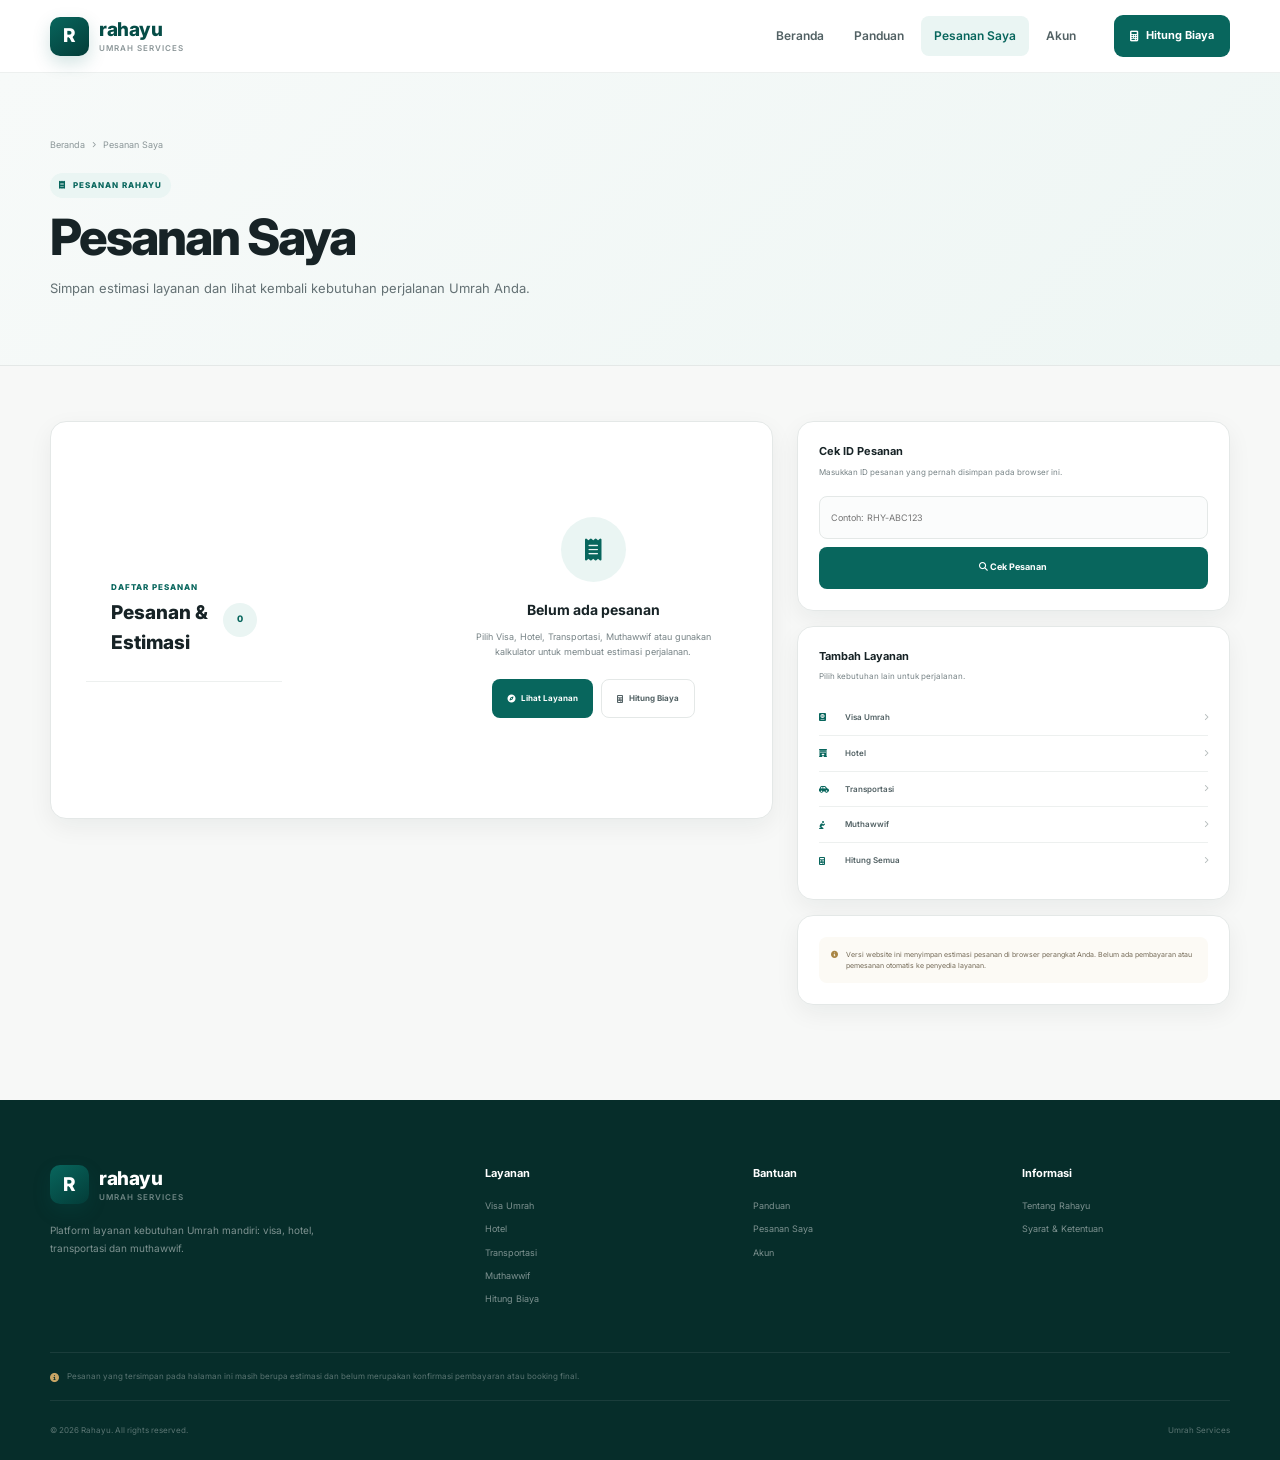
<file: orders.html>
<!DOCTYPE html>
<html lang="id">

<head>
  <meta charset="UTF-8">

  <meta
    name="viewport"
    content="width=device-width, initial-scale=1.0"
  >

  <title>Pesanan Saya | Rahayu</title>

  <meta
    name="description"
    content="Kelola dan lihat estimasi pesanan layanan Umrah Rahayu."
  >

  <meta name="theme-color" content="#ffffff">

  <link rel="preconnect" href="https://fonts.googleapis.com">
  <link rel="preconnect" href="https://fonts.gstatic.com" crossorigin>

  <link
    href="https://fonts.googleapis.com/css2?family=Inter:wght@400;500;600;700;800&display=swap"
    rel="stylesheet"
  >

  <link
    rel="stylesheet"
    href="https://cdnjs.cloudflare.com/ajax/libs/font-awesome/6.6.0/css/all.min.css"
  >

  <link rel="stylesheet" href="style.css">


  <style>

    /* =====================================================
       ORDERS PAGE
    ===================================================== */

    .orders-page {
      padding: 55px 0 95px;
      background: #f7f8f7;
      min-height: 650px;
    }

    .orders-layout {
      display: grid;
      grid-template-columns: minmax(0,1.25fr) minmax(290px,.75fr);
      gap: 24px;
      align-items: start;
    }


    /* =====================================================
       CARD
    ===================================================== */

    .order-card,
    .order-sidebar-card {
      border: 1px solid #e4e8e7;
      border-radius: 16px;
      background: #fff;
      box-shadow: 0 8px 25px rgba(18,40,39,.06);
    }

    .order-card {
      overflow: hidden;
    }

    .order-card-head {
      display: flex;
      align-items: center;
      justify-content: space-between;
      gap: 15px;

      padding: 23px 25px;
      border-bottom: 1px solid #edf0ef;
    }

    .order-card-title span {
      display: block;
      margin-bottom: 4px;

      color: #08665d;

      font-size: 8px;
      font-weight: 800;
      letter-spacing: 1px;
    }

    .order-card-title h2 {
      color: #172326;
      font-size: 19px;
      font-weight: 800;
    }

    .order-count {
      min-width: 34px;
      height: 34px;

      display: grid;
      place-items: center;

      padding: 0 9px;

      border-radius: 100px;

      background: #eaf5f3;

      color: #08665d;

      font-size: 9px;
      font-weight: 800;
    }


    /* =====================================================
       NEW ORDER
    ===================================================== */

    .incoming-order {
      margin: 22px 24px;
      padding: 20px;

      border: 1px solid rgba(8,102,93,.18);
      border-radius: 13px;

      background:
        linear-gradient(
          135deg,
          #f8fcfb,
          #ffffff
        );
    }

    .incoming-top {
      display: flex;
      align-items: flex-start;
      justify-content: space-between;
      gap: 15px;

      margin-bottom: 17px;
    }

    .incoming-service {
      display: flex;
      align-items: center;
      gap: 11px;
    }

    .incoming-icon {
      width: 42px;
      height: 42px;

      flex: 0 0 42px;

      display: grid;
      place-items: center;

      border-radius: 10px;

      background: #eaf5f3;

      color: #08665d;

      font-size: 14px;
    }

    .incoming-service small {
      display: block;

      margin-bottom: 3px;

      color: #8b9698;

      font-size: 7px;
      font-weight: 700;
    }

    .incoming-service h3 {
      font-size: 12px;
      color: #172326;
    }

    .draft-badge {
      padding: 6px 9px;

      border-radius: 100px;

      background: #fff7e8;

      color: #a87924;

      font-size: 7px;
      font-weight: 800;
    }

    .incoming-details {
      display: grid;
      grid-template-columns: 1fr 1fr;
      gap: 8px;

      margin-bottom: 17px;
    }

    .incoming-detail {
      padding: 11px;

      border: 1px solid #edf0ef;
      border-radius: 8px;

      background: white;
    }

    .incoming-detail span {
      display: block;

      margin-bottom: 3px;

      color: #8b9698;

      font-size: 7px;
    }

    .incoming-detail strong {
      display: block;

      color: #172326;

      font-size: 9px;
      line-height: 1.5;
    }

    .incoming-total {
      display: flex;
      align-items: center;
      justify-content: space-between;
      gap: 15px;

      padding: 14px 0;

      border-top: 1px solid #edf0ef;
    }

    .incoming-total span {
      color: #778386;
      font-size: 8px;
    }

    .incoming-total strong {
      color: #08665d;
      font-size: 19px;
      font-weight: 800;
    }

    .incoming-actions {
      display: grid;
      grid-template-columns: 1fr 1fr;
      gap: 8px;
    }

    .save-order-button,
    .cancel-order-button {
      min-height: 43px;

      display: flex;
      align-items: center;
      justify-content: center;
      gap: 7px;

      border-radius: 8px;

      font-size: 9px;
      font-weight: 700;

      cursor: pointer;
    }

    .save-order-button {
      border: 0;
      background: #08665d;
      color: white;
    }

    .save-order-button:hover {
      background: #064d47;
    }

    .cancel-order-button {
      border: 1px solid #e4e8e7;
      background: white;
      color: #647174;
    }

    .cancel-order-button:hover {
      background: #f7f8f7;
    }


    /* =====================================================
       EMPTY
    ===================================================== */

    .empty-orders {
      padding: 65px 25px 70px;
      text-align: center;
    }

    .empty-icon {
      width: 65px;
      height: 65px;

      display: grid;
      place-items: center;

      margin: 0 auto 17px;

      border-radius: 50%;

      background: #eaf5f3;
      color: #08665d;

      font-size: 22px;
    }

    .empty-orders h3 {
      margin-bottom: 7px;

      color: #172326;

      font-size: 14px;
    }

    .empty-orders p {
      max-width: 370px;

      margin: 0 auto 20px;

      color: #778386;

      font-size: 9px;
      line-height: 1.7;
    }

    .empty-actions {
      display: flex;
      justify-content: center;
      flex-wrap: wrap;
      gap: 8px;
    }

    .empty-actions a {
      min-height: 39px;

      display: inline-flex;
      align-items: center;
      justify-content: center;
      gap: 6px;

      padding: 0 15px;

      border-radius: 8px;

      font-size: 8px;
      font-weight: 700;
    }

    .browse-button {
      background: #08665d;
      color: white;
    }

    .calc-button {
      border: 1px solid #e4e8e7;
      background: white;
      color: #526164;
    }


    /* =====================================================
       ORDER LIST
    ===================================================== */

    .saved-orders {
      padding: 0 24px 24px;
    }

    .saved-order {
      padding: 18px 0;

      border-bottom: 1px solid #edf0ef;
    }

    .saved-order:last-child {
      border-bottom: 0;
    }

    .saved-order-top {
      display: flex;
      justify-content: space-between;
      align-items: flex-start;
      gap: 15px;

      margin-bottom: 13px;
    }

    .saved-order-service {
      display: flex;
      gap: 10px;
    }

    .saved-order-icon {
      width: 38px;
      height: 38px;

      flex: 0 0 38px;

      display: grid;
      place-items: center;

      border-radius: 9px;

      background: #eaf5f3;
      color: #08665d;
    }

    .saved-order-service small {
      display: block;

      margin-bottom: 3px;

      color: #8b9698;

      font-size: 7px;
    }

    .saved-order-service strong {
      display: block;

      color: #172326;

      font-size: 10px;
    }

    .saved-order-status {
      padding: 6px 9px;

      border-radius: 100px;

      background: #eaf5f3;

      color: #08665d;

      font-size: 7px;
      font-weight: 800;
    }

    .saved-order-info {
      display: flex;
      flex-wrap: wrap;
      gap: 6px 15px;

      margin-bottom: 12px;
    }

    .saved-order-info span {
      color: #778386;

      font-size: 7px;
    }

    .saved-order-info i {
      margin-right: 4px;
      color: #08665d;
    }

    .saved-order-bottom {
      display: flex;
      justify-content: space-between;
      align-items: center;
      gap: 15px;
    }

    .saved-order-price span {
      display: block;

      margin-bottom: 2px;

      color: #8b9698;

      font-size: 7px;
    }

    .saved-order-price strong {
      color: #08665d;

      font-size: 15px;
    }

    .delete-order {
      border: 0;
      background: transparent;

      color: #a5adae;

      font-size: 11px;

      cursor: pointer;
    }

    .delete-order:hover {
      color: #c04c4c;
    }


    /* =====================================================
       SIDEBAR
    ===================================================== */

    .orders-sidebar {
      position: sticky;
      top: 95px;

      display: flex;
      flex-direction: column;
      gap: 15px;
    }

    .order-sidebar-card {
      padding: 21px;
    }

    .order-sidebar-card h3 {
      margin-bottom: 5px;

      color: #172326;

      font-size: 11px;
    }

    .order-sidebar-card > p {
      margin-bottom: 17px;

      color: #778386;

      font-size: 8px;
      line-height: 1.6;
    }


    /* =====================================================
       TRACKING
    ===================================================== */

    .tracking-form {
      display: flex;
      flex-direction: column;
      gap: 8px;
    }

    .tracking-form input {
      width: 100%;
      height: 43px;

      padding: 0 11px;

      outline: none;

      border: 1px solid #e4e8e7;
      border-radius: 8px;

      background: #fbfcfc;

      font-family: inherit;
      font-size: 9px;
    }

    .tracking-form input:focus {
      border-color: #08665d;
      background: white;
    }

    .tracking-form button {
      min-height: 42px;

      border: 0;
      border-radius: 8px;

      background: #08665d;

      color: white;

      font-size: 9px;
      font-weight: 700;

      cursor: pointer;
    }

    .tracking-result {
      display: none;

      margin-top: 12px;

      padding: 12px;

      border-radius: 8px;

      background: #f7f8f7;

      font-size: 8px;
      line-height: 1.6;
    }

    .tracking-result.active {
      display: block;
    }

    .tracking-result strong {
      color: #08665d;
    }


    /* =====================================================
       QUICK MENU
    ===================================================== */

    .quick-order-menu {
      display: flex;
      flex-direction: column;
    }

    .quick-order-menu a {
      display: flex;
      align-items: center;
      justify-content: space-between;
      gap: 10px;

      padding: 11px 0;

      border-bottom: 1px solid #edf0ef;

      color: #526164;

      font-size: 8px;
      font-weight: 600;
    }

    .quick-order-menu a:last-child {
      border-bottom: 0;
    }

    .quick-order-menu a:hover {
      color: #08665d;
    }

    .quick-menu-left {
      display: flex;
      align-items: center;
      gap: 8px;
    }

    .quick-menu-left i {
      width: 18px;
      color: #08665d;
    }

    .quick-order-menu > a > i {
      color: #b5bcbc;
      font-size: 7px;
    }


    /* =====================================================
       NOTICE
    ===================================================== */

    .browser-notice {
      display: flex;
      align-items: flex-start;
      gap: 8px;

      padding: 12px;

      border-radius: 8px;

      background: #fcfaf5;

      color: #756b58;

      font-size: 7px;
      line-height: 1.6;
    }

    .browser-notice i {
      margin-top: 2px;
      color: #a98645;
    }


    /* =====================================================
       TOAST
    ===================================================== */

    .order-toast {
      position: fixed;

      right: 20px;
      bottom: 20px;

      z-index: 9999;

      max-width: 320px;

      display: flex;
      align-items: flex-start;
      gap: 10px;

      padding: 14px 16px;

      border: 1px solid #dfe8e6;
      border-radius: 11px;

      background: white;

      box-shadow:
        0 15px 45px rgba(18,40,39,.16);

      opacity: 0;
      visibility: hidden;

      transform: translateY(15px);

      transition: .25s ease;
    }

    .order-toast.active {
      opacity: 1;
      visibility: visible;
      transform: translateY(0);
    }

    .order-toast i {
      margin-top: 2px;
      color: #159669;
    }

    .order-toast strong {
      display: block;

      margin-bottom: 2px;

      font-size: 9px;
    }

    .order-toast span {
      color: #778386;

      font-size: 8px;
    }


    /* =====================================================
       RESPONSIVE
    ===================================================== */

    @media(max-width:900px) {

      .orders-layout {
        grid-template-columns: 1fr;
      }

      .orders-sidebar {
        position: static;
      }

    }


    @media(max-width:600px) {

      .orders-page {
        padding: 40px 0 65px;
      }

      .order-card-head {
        padding: 19px;
      }

      .incoming-order {
        margin: 17px;
        padding: 16px;
      }

      .incoming-details {
        grid-template-columns: 1fr;
      }

      .incoming-actions {
        grid-template-columns: 1fr;
      }

      .saved-orders {
        padding: 0 18px 18px;
      }

      .saved-order-top,
      .saved-order-bottom {
        align-items: flex-start;
      }

      .incoming-total strong {
        font-size: 16px;
      }

    }

  </style>

</head>


<body>


<!-- =====================================================
     HEADER
===================================================== -->

<header
  class="main-header"
  id="mainHeader"
>

  <div class="container navbar">


    <a
      href="index.html"
      class="brand"
    >

      <div class="brand-logo">
        R
      </div>

      <div class="brand-name">

        <strong>
          rahayu
        </strong>

        <small>
          Umrah Services
        </small>

      </div>

    </a>


    <nav class="desktop-menu">

      <a
        href="index.html"
        class="nav-item"
      >
        Beranda
      </a>

      <a
        href="panduan.html"
        class="nav-item"
      >
        Panduan
      </a>

      <a
        href="orders.html"
        class="nav-item active"
      >
        Pesanan Saya
      </a>

      <a
        href="login.html"
        class="nav-item"
      >
        Akun
      </a>

    </nav>


    <div class="nav-right">

      <a
        href="calculator.html"
        class="nav-calculate"
      >

        <i class="fa-solid fa-calculator"></i>

        Hitung Biaya

      </a>


      <button
        class="mobile-menu-btn"
        id="mobileMenuBtn"
        aria-label="Menu"
      >

        <i class="fa-solid fa-bars"></i>

      </button>

    </div>

  </div>


  <div
    class="mobile-menu"
    id="mobileMenu"
  >

    <a href="index.html">

      <i class="fa-solid fa-house"></i>

      Beranda

    </a>


    <a href="visa.html">

      <i class="fa-solid fa-passport"></i>

      Visa

    </a>


    <a href="hotel.html">

      <i class="fa-solid fa-hotel"></i>

      Hotel

    </a>


    <a href="transport.html">

      <i class="fa-solid fa-car-side"></i>

      Transportasi

    </a>


    <a href="muthawwif.html">

      <i class="fa-solid fa-person-praying"></i>

      Muthawwif

    </a>


    <a href="calculator.html">

      <i class="fa-solid fa-calculator"></i>

      Hitung Biaya

    </a>

  </div>

</header>


<main>


<!-- =====================================================
     PAGE HEADER
===================================================== -->

<section class="page-header">

  <div class="container">

    <div class="page-header-content">


      <div class="page-breadcrumb">

        <a href="index.html">
          Beranda
        </a>

        <i class="fa-solid fa-chevron-right"></i>

        <span>
          Pesanan Saya
        </span>

      </div>


      <div class="page-label">

        <i class="fa-solid fa-receipt"></i>

        PESANAN RAHAYU

      </div>


      <h1>
        Pesanan Saya
      </h1>


      <p>
        Simpan estimasi layanan dan lihat kembali
        kebutuhan perjalanan Umrah Anda.
      </p>

    </div>

  </div>

</section>


<!-- =====================================================
     ORDERS
===================================================== -->

<section class="orders-page">

  <div class="container orders-layout">


    <!-- =================================================
         LEFT
    ================================================== -->

    <div class="order-card">


      <div class="order-card-head">


        <div class="order-card-title">

          <span>
            DAFTAR PESANAN
          </span>

          <h2>
            Pesanan & Estimasi
          </h2>

        </div>


        <div
          class="order-count"
          id="orderCount"
        >
          0
        </div>

      </div>


      <!-- INCOMING ORDER -->

      <div
        id="incomingOrderContainer"
      ></div>


      <!-- SAVED ORDERS -->

      <div
        class="saved-orders"
        id="savedOrders"
      ></div>


      <!-- EMPTY -->

      <div
        class="empty-orders"
        id="emptyOrders"
      >

        <div class="empty-icon">

          <i class="fa-solid fa-receipt"></i>

        </div>


        <h3>
          Belum ada pesanan
        </h3>


        <p>
          Pilih Visa, Hotel, Transportasi,
          Muthawwif atau gunakan kalkulator
          untuk membuat estimasi perjalanan.
        </p>


        <div class="empty-actions">


          <a
            href="index.html#layanan"
            class="browse-button"
          >

            <i class="fa-solid fa-compass"></i>

            Lihat Layanan

          </a>


          <a
            href="calculator.html"
            class="calc-button"
          >

            <i class="fa-solid fa-calculator"></i>

            Hitung Biaya

          </a>

        </div>

      </div>

    </div>


    <!-- =================================================
         SIDEBAR
    ================================================== -->

    <aside class="orders-sidebar">


      <!-- TRACK -->

      <div class="order-sidebar-card">


        <h3>
          Cek ID Pesanan
        </h3>


        <p>
          Masukkan ID pesanan yang pernah
          disimpan pada browser ini.
        </p>


        <form
          class="tracking-form"
          id="orderTrackingForm"
        >

          <input
            type="text"
            id="orderNumber"
            placeholder="Contoh: RHY-ABC123"
            autocomplete="off"
          >


          <button type="submit">

            <i class="fa-solid fa-magnifying-glass"></i>

            Cek Pesanan

          </button>

        </form>


        <div
          class="tracking-result"
          id="orderResult"
        ></div>

      </div>


      <!-- QUICK -->

      <div class="order-sidebar-card">


        <h3>
          Tambah Layanan
        </h3>


        <p>
          Pilih kebutuhan lain untuk perjalanan.
        </p>


        <div class="quick-order-menu">


          <a href="visa.html">

            <span class="quick-menu-left">

              <i class="fa-solid fa-passport"></i>

              Visa Umrah

            </span>

            <i class="fa-solid fa-chevron-right"></i>

          </a>


          <a href="hotel.html">

            <span class="quick-menu-left">

              <i class="fa-solid fa-hotel"></i>

              Hotel

            </span>

            <i class="fa-solid fa-chevron-right"></i>

          </a>


          <a href="transport.html">

            <span class="quick-menu-left">

              <i class="fa-solid fa-car-side"></i>

              Transportasi

            </span>

            <i class="fa-solid fa-chevron-right"></i>

          </a>


          <a href="muthawwif.html">

            <span class="quick-menu-left">

              <i class="fa-solid fa-person-praying"></i>

              Muthawwif

            </span>

            <i class="fa-solid fa-chevron-right"></i>

          </a>


          <a href="calculator.html">

            <span class="quick-menu-left">

              <i class="fa-solid fa-calculator"></i>

              Hitung Semua

            </span>

            <i class="fa-solid fa-chevron-right"></i>

          </a>

        </div>

      </div>


      <!-- NOTICE -->

      <div class="order-sidebar-card">

        <div class="browser-notice">

          <i class="fa-solid fa-circle-info"></i>

          <span>
            Versi website ini menyimpan estimasi
            pesanan di browser perangkat Anda.
            Belum ada pembayaran atau pemesanan
            otomatis ke penyedia layanan.
          </span>

        </div>

      </div>

    </aside>

  </div>

</section>


</main>


<!-- =====================================================
     FOOTER
===================================================== -->

<footer class="footer">

  <div class="container footer-grid">


    <div class="footer-brand">

      <a
        href="index.html"
        class="brand"
      >

        <div class="brand-logo">
          R
        </div>

        <div class="brand-name footer-brand-name">

          <strong>
            rahayu
          </strong>

          <small>
            Umrah Services
          </small>

        </div>

      </a>


      <p>
        Platform layanan kebutuhan Umrah mandiri:
        visa, hotel, transportasi dan muthawwif.
      </p>

    </div>


    <div class="footer-column">

      <h3>
        Layanan
      </h3>

      <a href="visa.html">
        Visa Umrah
      </a>

      <a href="hotel.html">
        Hotel
      </a>

      <a href="transport.html">
        Transportasi
      </a>

      <a href="muthawwif.html">
        Muthawwif
      </a>

      <a href="calculator.html">
        Hitung Biaya
      </a>

    </div>


    <div class="footer-column">

      <h3>
        Bantuan
      </h3>

      <a href="panduan.html">
        Panduan
      </a>

      <a href="orders.html">
        Pesanan Saya
      </a>

      <a href="login.html">
        Akun
      </a>

    </div>


    <div class="footer-column">

      <h3>
        Informasi
      </h3>

      <a href="index.html">
        Tentang Rahayu
      </a>

      <a href="panduan.html">
        Syarat & Ketentuan
      </a>

    </div>

  </div>


  <div class="container footer-reference">

    <i class="fa-solid fa-circle-info"></i>

    <p>
      Pesanan yang tersimpan pada halaman ini
      masih berupa estimasi dan belum merupakan
      konfirmasi pembayaran atau booking final.
    </p>

  </div>


  <div class="container footer-bottom">

    <p>
      ©
      <span id="currentYear">
        2026
      </span>
      Rahayu. All rights reserved.
    </p>

    <span>
      Umrah Services
    </span>

  </div>

</footer>


<!-- TOAST -->

<div
  class="order-toast"
  id="orderToast"
>

  <i class="fa-solid fa-circle-check"></i>

  <div>

    <strong id="toastTitle">
      Pesanan disimpan
    </strong>

    <span id="toastText">
      Estimasi berhasil disimpan.
    </span>

  </div>

</div>


<script src="script.js"></script>


<script>

document.addEventListener(
  "DOMContentLoaded",
  function () {


    /* =====================================================
       ELEMENTS
    ===================================================== */

    const incomingContainer =
      document.getElementById(
        "incomingOrderContainer"
      );

    const savedOrdersContainer =
      document.getElementById(
        "savedOrders"
      );

    const emptyOrders =
      document.getElementById(
        "emptyOrders"
      );

    const orderCount =
      document.getElementById(
        "orderCount"
      );

    const trackingForm =
      document.getElementById(
        "orderTrackingForm"
      );

    const orderNumber =
      document.getElementById(
        "orderNumber"
      );

    const orderResult =
      document.getElementById(
        "orderResult"
      );


    const STORAGE_KEY =
      "rahayu_orders";


    /* =====================================================
       FORMAT
    ===================================================== */

    function rupiah(number) {

      const value =
        Number(number) || 0;


      return new Intl.NumberFormat(
        "id-ID",
        {
          style: "currency",
          currency: "IDR",
          minimumFractionDigits: 0
        }
      ).format(value);

    }


    function safeText(value) {

      if (
        value === null ||
        value === undefined ||
        value === ""
      ) {

        return "-";

      }

      return value;

    }


    /* =====================================================
       SERVICE DATA
    ===================================================== */

    function serviceInfo(service) {

      const services = {

        visa: {
          name: "Visa Umrah",
          icon: "fa-passport"
        },

        hotel: {
          name: "Hotel",
          icon: "fa-hotel"
        },

        transport: {
          name: "Transportasi",
          icon: "fa-car-side"
        },

        muthawwif: {
          name: "Muthawwif",
          icon: "fa-person-praying"
        },

        estimate: {
          name: "Estimasi Umrah",
          icon: "fa-calculator"
        }

      };


      return services[service] || {
        name: "Layanan Umrah",
        icon: "fa-kaaba"
      };

    }


    /* =====================================================
       LOCAL STORAGE
    ===================================================== */

    function getOrders() {

      try {

        const data =
          localStorage.getItem(
            STORAGE_KEY
          );


        return data
          ? JSON.parse(data)
          : [];

      }

      catch (error) {

        return [];

      }

    }


    function saveOrders(orders) {

      localStorage.setItem(
        STORAGE_KEY,
        JSON.stringify(orders)
      );

    }


    /* =====================================================
       ID
    ===================================================== */

    function createOrderId() {

      const characters =
        "ABCDEFGHJKLMNPQRSTUVWXYZ23456789";


      let code = "";


      for (
        let i = 0;
        i < 6;
        i++
      ) {

        code +=
          characters.charAt(
            Math.floor(
              Math.random() *
              characters.length
            )
          );

      }


      return "RHY-" + code;

    }


    /* =====================================================
       TOAST
    ===================================================== */

    function toast(
      title,
      message
    ) {

      const element =
        document.getElementById(
          "orderToast"
        );


      document
        .getElementById(
          "toastTitle"
        )
        .textContent =
        title;


      document
        .getElementById(
          "toastText"
        )
        .textContent =
        message;


      element.classList.add(
        "active"
      );


      setTimeout(
        function () {

          element.classList.remove(
            "active"
          );

        },
        3000
      );

    }


    /* =====================================================
       URL ORDER
    ===================================================== */

    const params =
      new URLSearchParams(
        window.location.search
      );


    function getIncomingOrder() {

      const service =
        params.get(
          "service"
        );


      if (!service) {

        return null;

      }


      let price =
        Number(
          params.get(
            "price"
          )
        ) || 0;


      if (
        service === "estimate"
      ) {

        price =
          Number(
            params.get(
              "total"
            )
          ) || 0;

      }


      return {

        service:
          service,

        price:
          price,

        persons:
          params.get(
            "persons"
          ),

        days:
          params.get(
            "days"
          ),

        route:
          params.get(
            "route"
          ),

        vehicle:
          params.get(
            "vehicle"
          ),

        luggage:
          params.get(
            "luggage"
          ),

        date:
          params.get(
            "date"
          ) ||
          params.get(
            "arrival"
          ),

        hotel:
          params.get(
            "hotel"
          ),

        visa:
          params.get(
            "visa"
          ),

        transport:
          params.get(
            "transport"
          ),

        muthawwif:
          params.get(
            "muthawwif"
          ),

        perPerson:
          params.get(
            "perperson"
          ),

        area:
          params.get(
            "area"
          ),

        language:
          params.get(
            "language"
          ),

        firstCity:
          params.get(
            "firstcity"
          ),

        hotelClass:
          params.get(
            "hotelclass"
          )

      };

    }


    let incomingOrder =
      getIncomingOrder();


    /* =====================================================
       INCOMING DETAILS
    ===================================================== */

    function detailBox(
      label,
      value
    ) {

      if (
        value === null ||
        value === undefined ||
        value === ""
      ) {

        return "";

      }


      return `

        <div class="incoming-detail">

          <span>
            ${label}
          </span>

          <strong>
            ${value}
          </strong>

        </div>

      `;

    }


    function routeName(route) {

      const routes = {

        "jeddah-makkah":
          "Jeddah → Makkah",

        "jeddah-madinah":
          "Jeddah → Madinah",

        "med-airport-madinah":
          "Airport Madinah → Hotel",

        "makkah-jeddah":
          "Makkah → Jeddah Airport",

        "madinah-med-airport":
          "Hotel → Airport Madinah",

        "makkah-madinah":
          "Makkah → Madinah",

        "madinah-makkah":
          "Madinah → Makkah",

        "makkah-station":
          "Makkah → Haramain",

        "madinah-station":
          "Madinah → Haramain"

      };


      return routes[route] ||
        route;

    }


    function vehicleName(vehicle) {

      const vehicles = {

        sedan:
          "Sedan",

        staria:
          "Hyundai Staria",

        gmc:
          "GMC Yukon",

        hiace:
          "Toyota Hiace",

        coaster:
          "Toyota Coaster",

        bus:
          "Bus 49 Seat"

      };


      return vehicles[vehicle] ||
        vehicle;

    }


    /* =====================================================
       RENDER INCOMING
    ===================================================== */

    function renderIncoming() {

      incomingContainer.innerHTML =
        "";


      if (!incomingOrder) {

        return;

      }


      const info =
        serviceInfo(
          incomingOrder.service
        );


      let details = "";


      if (
        incomingOrder.persons
      ) {

        details +=
          detailBox(
            "Jamaah",
            incomingOrder.persons +
            " orang"
          );

      }


      if (
        incomingOrder.days
      ) {

        details +=
          detailBox(
            "Durasi",
            incomingOrder.days +
            " hari"
          );

      }


      if (
        incomingOrder.route
      ) {

        details +=
          detailBox(
            "Rute",
            routeName(
              incomingOrder.route
            )
          );

      }


      if (
        incomingOrder.vehicle
      ) {

        details +=
          detailBox(
            "Kendaraan",
            vehicleName(
              incomingOrder.vehicle
            )
          );

      }


      if (
        incomingOrder.date
      ) {

        details +=
          detailBox(
            "Tanggal",
            incomingOrder.date
          );

      }


      if (
        incomingOrder.area
      ) {

        details +=
          detailBox(
            "Area",
            incomingOrder.area
          );

      }


      if (
        incomingOrder.firstCity
      ) {

        details +=
          detailBox(
            "Kota Pertama",
            incomingOrder.firstCity
          );

      }


      if (
        incomingOrder.hotelClass
      ) {

        details +=
          detailBox(
            "Kelas Hotel",
            incomingOrder.hotelClass +
            " Bintang"
          );

      }


      /*
         Calculator breakdown
      */

      if (
        incomingOrder.service ===
        "estimate"
      ) {

        details +=
          detailBox(
            "Visa",
            rupiah(
              incomingOrder.visa
            )
          );


        details +=
          detailBox(
            "Hotel",
            rupiah(
              incomingOrder.hotel
            )
          );


        details +=
          detailBox(
            "Transport",
            rupiah(
              incomingOrder.transport
            )
          );


        details +=
          detailBox(
            "Muthawwif",
            rupiah(
              incomingOrder.muthawwif
            )
          );


        if (
          incomingOrder.perPerson
        ) {

          details +=
            detailBox(
              "Per Jamaah",
              rupiah(
                incomingOrder.perPerson
              )
            );

        }

      }


      incomingContainer.innerHTML = `

        <div class="incoming-order">


          <div class="incoming-top">


            <div class="incoming-service">


              <div class="incoming-icon">

                <i
                  class="fa-solid
                  ${info.icon}"
                ></i>

              </div>


              <div>

                <small>
                  ESTIMASI BARU
                </small>

                <h3>
                  ${info.name}
                </h3>

              </div>

            </div>


            <div class="draft-badge">
              DRAFT
            </div>

          </div>


          <div class="incoming-details">

            ${details}

          </div>


          <div class="incoming-total">

            <span>
              Estimasi Total
            </span>

            <strong>
              ${rupiah(
                incomingOrder.price
              )}
            </strong>

          </div>


          <div class="incoming-actions">


            <button
              type="button"
              class="save-order-button"
              id="confirmSaveOrder"
            >

              <i class="fa-solid fa-bookmark"></i>

              Simpan Pesanan

            </button>


            <button
              type="button"
              class="cancel-order-button"
              id="cancelIncomingOrder"
            >

              Batal

            </button>

          </div>

        </div>

      `;


      document
        .getElementById(
          "confirmSaveOrder"
        )
        .addEventListener(
          "click",
          saveIncomingOrder
        );


      document
        .getElementById(
          "cancelIncomingOrder"
        )
        .addEventListener(
          "click",
          function () {


            incomingOrder =
              null;


            incomingContainer.innerHTML =
              "";


            history.replaceState(
              {},
              "",
              "orders.html"
            );


            renderSavedOrders();

          }
        );

    }


    /* =====================================================
       SAVE INCOMING
    ===================================================== */

    function saveIncomingOrder() {

      if (!incomingOrder) {

        return;

      }


      const orders =
        getOrders();


      const savedOrder = {

        ...incomingOrder,

        id:
          createOrderId(),

        status:
          "Estimasi",

        createdAt:
          new Date()
            .toISOString()

      };


      orders.unshift(
        savedOrder
      );


      saveOrders(
        orders
      );


      incomingOrder =
        null;


      incomingContainer.innerHTML =
        "";


      history.replaceState(
        {},
        "",
        "orders.html"
      );


      renderSavedOrders();


      toast(
        "Pesanan disimpan",
        `ID ${savedOrder.id} berhasil dibuat.`
      );

    }


    /* =====================================================
       DATE
    ===================================================== */

    function formatDate(date) {

      if (!date) {

        return "-";

      }


      const object =
        new Date(date);


      if (
        isNaN(
          object.getTime()
        )
      ) {

        return date;

      }


      return object.toLocaleDateString(
        "id-ID",
        {
          day: "numeric",
          month: "short",
          year: "numeric"
        }
      );

    }


    /* =====================================================
       RENDER SAVED
    ===================================================== */

    function renderSavedOrders() {

      const orders =
        getOrders();


      orderCount.textContent =
        orders.length;


      savedOrdersContainer.innerHTML =
        "";


      if (
        orders.length === 0
      ) {

        if (!incomingOrder) {

          emptyOrders.style.display =
            "block";

        }

        else {

          emptyOrders.style.display =
            "none";

        }


        return;

      }


      emptyOrders.style.display =
        "none";


      orders.forEach(
        order => {


          const info =
            serviceInfo(
              order.service
            );


          const item =
            document.createElement(
              "div"
            );


          item.className =
            "saved-order";


          item.innerHTML = `

            <div class="saved-order-top">


              <div class="saved-order-service">


                <div class="saved-order-icon">

                  <i
                    class="fa-solid
                    ${info.icon}"
                  ></i>

                </div>


                <div>

                  <small>
                    ${order.id}
                  </small>

                  <strong>
                    ${info.name}
                  </strong>

                </div>

              </div>


              <div class="saved-order-status">

                ${safeText(
                  order.status
                )}

              </div>

            </div>


            <div class="saved-order-info">


              ${
                order.persons
                ?
                `

                <span>

                  <i class="fa-solid fa-users"></i>

                  ${order.persons}
                  jamaah

                </span>

                `
                :
                ""
              }


              ${
                order.date
                ?
                `

                <span>

                  <i class="fa-solid fa-calendar"></i>

                  ${formatDate(
                    order.date
                  )}

                </span>

                `
                :
                ""
              }


              ${
                order.route
                ?
                `

                <span>

                  <i class="fa-solid fa-route"></i>

                  ${routeName(
                    order.route
                  )}

                </span>

                `
                :
                ""
              }


              <span>

                <i class="fa-regular fa-clock"></i>

                Disimpan
                ${formatDate(
                  order.createdAt
                )}

              </span>

            </div>


            <div class="saved-order-bottom">


              <div class="saved-order-price">

                <span>
                  Estimasi
                </span>

                <strong>
                  ${rupiah(
                    order.price
                  )}
                </strong>

              </div>


              <button
                type="button"
                class="delete-order"
                data-id="${order.id}"
                title="Hapus"
              >

                <i class="fa-solid fa-trash"></i>

              </button>

            </div>

          `;


          savedOrdersContainer
            .appendChild(
              item
            );

        }
      );


      document
        .querySelectorAll(
          ".delete-order"
        )
        .forEach(
          button => {


            button.addEventListener(
              "click",
              function () {

                deleteOrder(
                  this.dataset.id
                );

              }
            );

          }
        );

    }


    /* =====================================================
       DELETE
    ===================================================== */

    function deleteOrder(id) {

      const orders =
        getOrders();


      const filtered =
        orders.filter(
          order =>
            order.id !== id
        );


      saveOrders(
        filtered
      );


      renderSavedOrders();


      toast(
        "Pesanan dihapus",
        "Estimasi telah dihapus dari browser."
      );

    }


    /* =====================================================
       TRACKING
    ===================================================== */

    trackingForm.addEventListener(
      "submit",
      function (event) {

        event.preventDefault();


        const value =
          orderNumber.value
            .trim()
            .toUpperCase();


        if (!value) {

          orderResult.classList.add(
            "active"
          );


          orderResult.innerHTML = `
            Masukkan ID pesanan terlebih dahulu.
          `;


          return;

        }


        const orders =
          getOrders();


        const order =
          orders.find(
            item =>
              item.id.toUpperCase() ===
              value
          );


        orderResult.classList.add(
          "active"
        );


        if (!order) {

          orderResult.innerHTML = `

            ID <strong>${value}</strong>
            tidak ditemukan pada browser ini.

          `;


          return;

        }


        const info =
          serviceInfo(
            order.service
          );


        orderResult.innerHTML = `

          <strong>
            ${order.id}
          </strong>

          <br>

          ${info.name}

          <br>

          Status:
          <strong>
            ${order.status}
          </strong>

          <br>

          Estimasi:
          <strong>
            ${rupiah(
              order.price
            )}
          </strong>

        `;

      }
    );


    /* =====================================================
       INITIAL
    ===================================================== */

    renderIncoming();

    renderSavedOrders();

  }
);

</script>


</body>
</html>
</file>
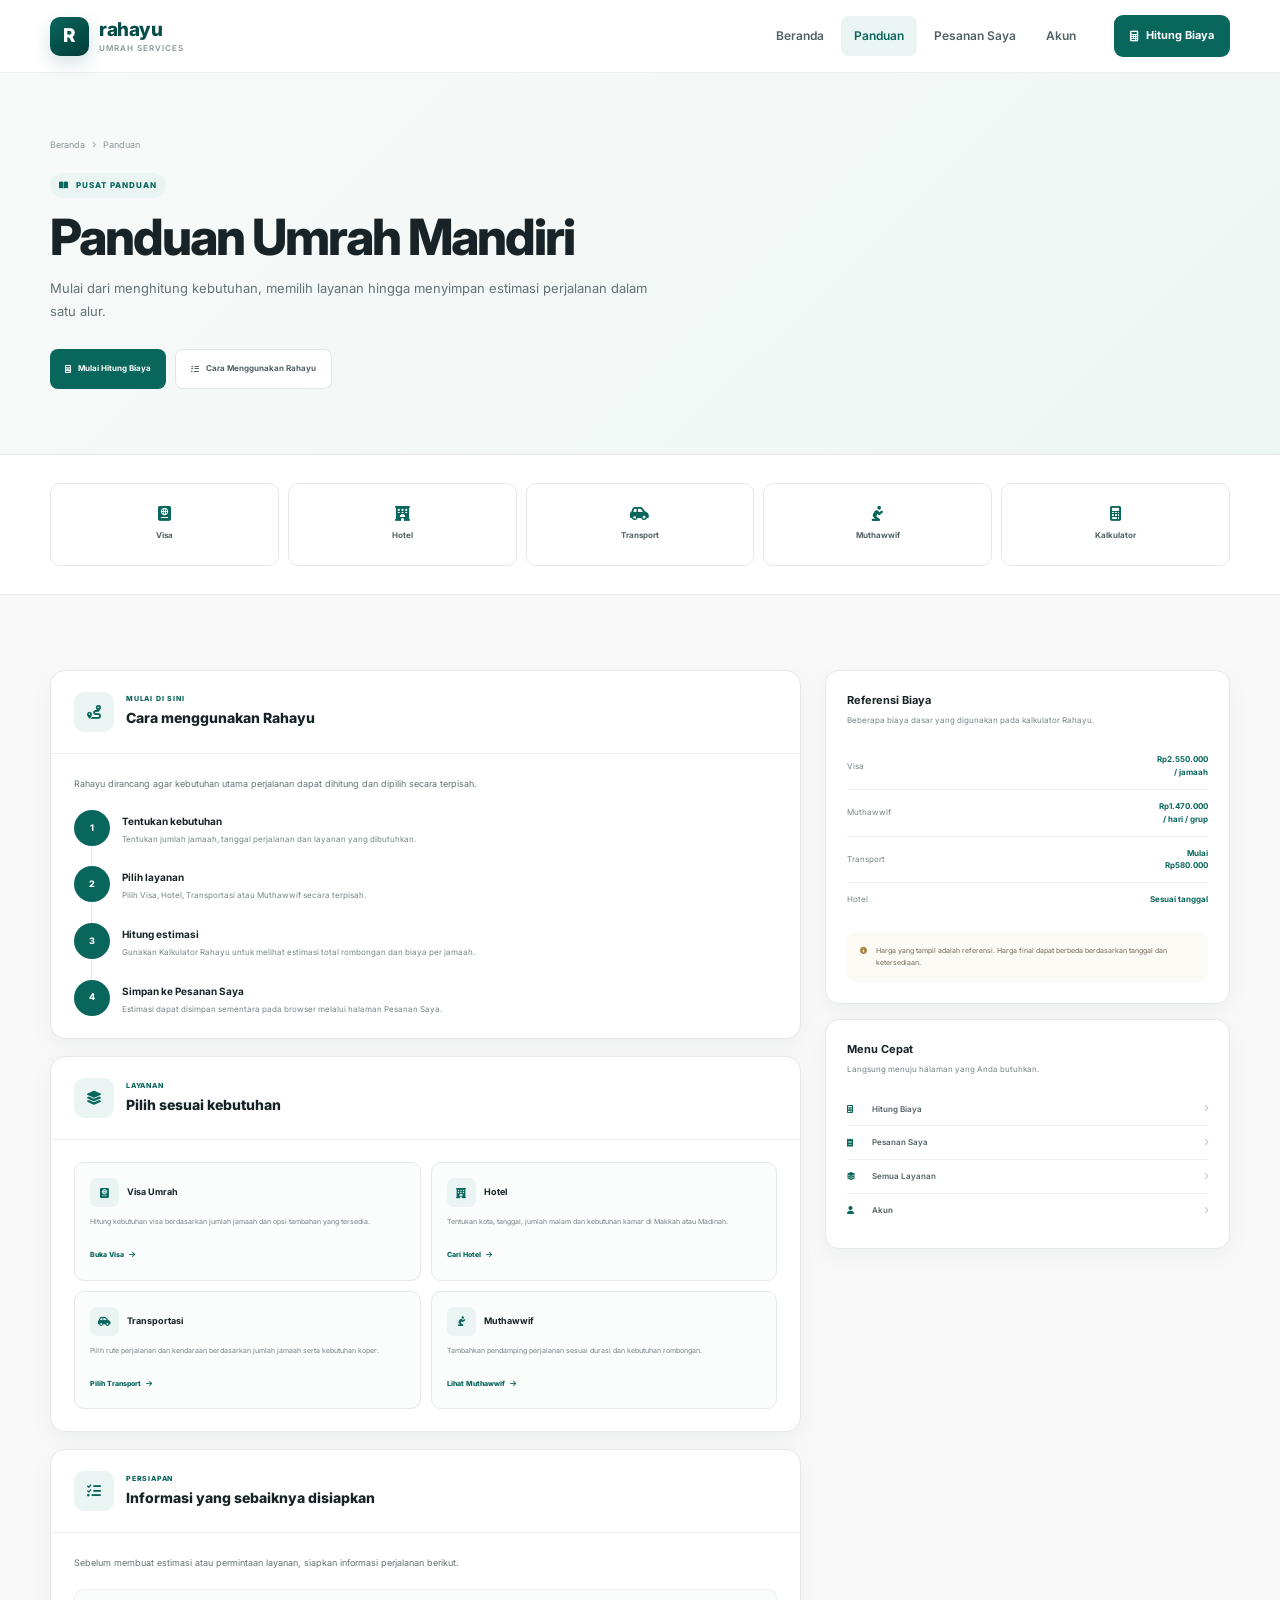
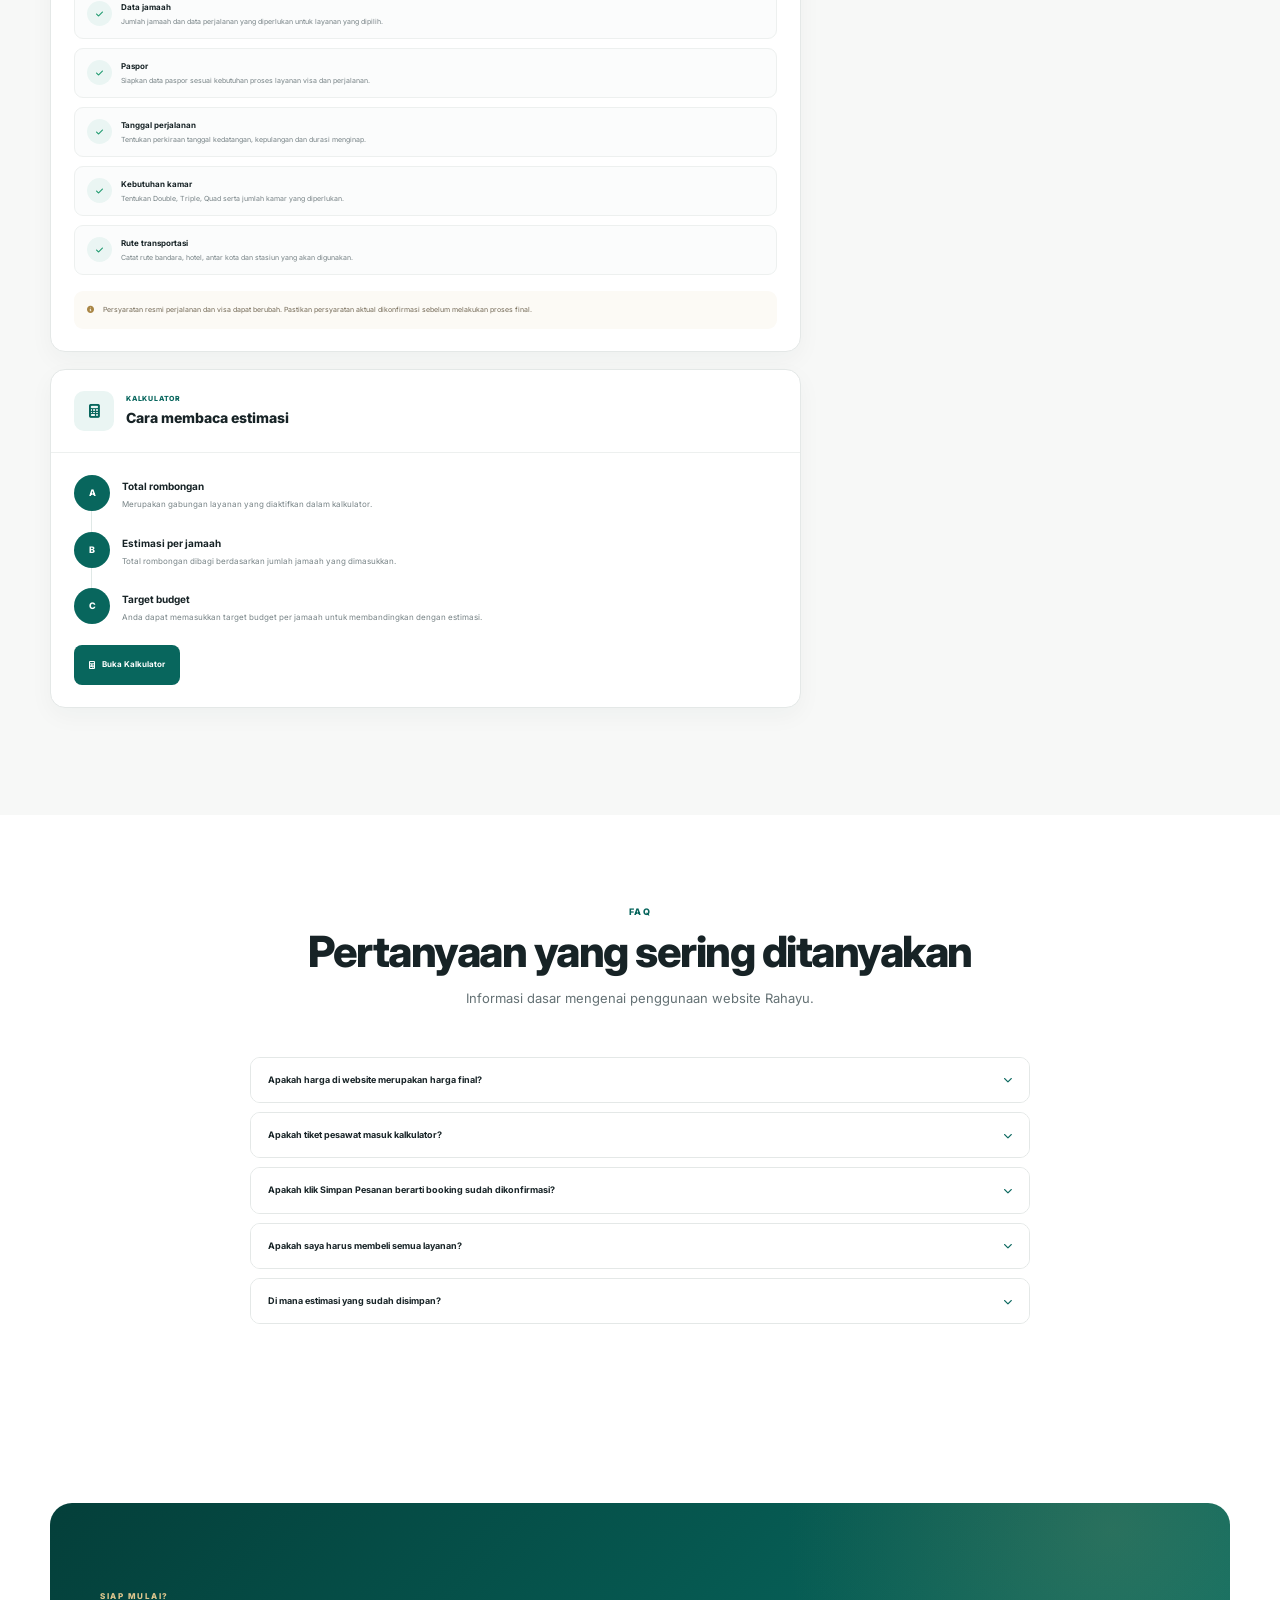
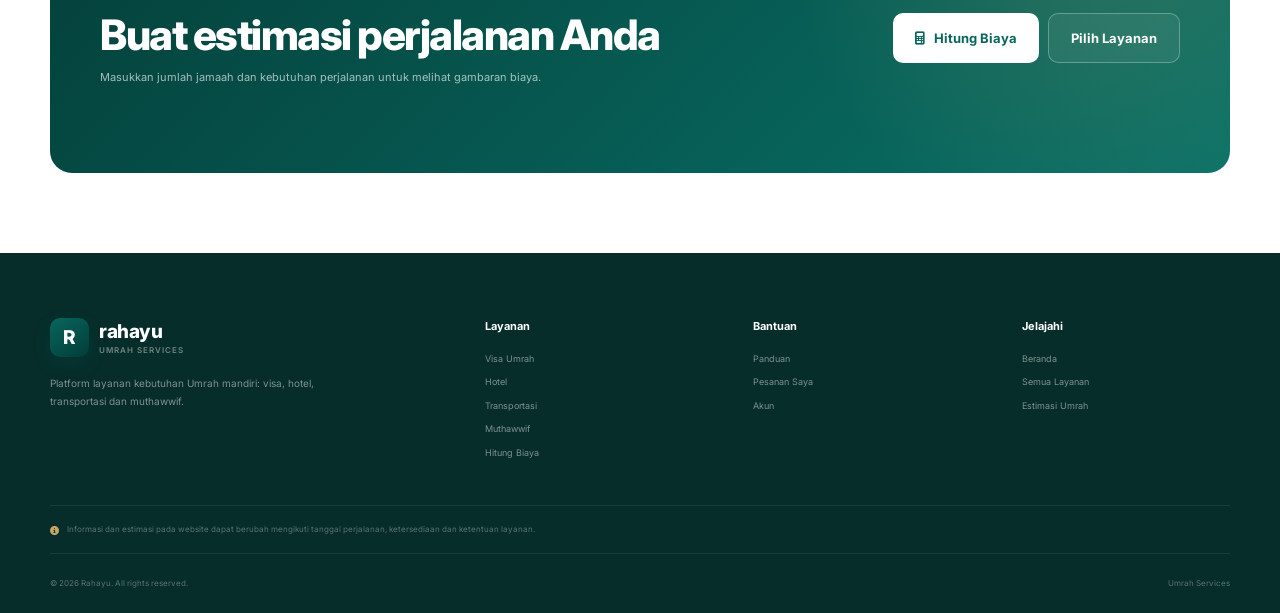
<file: panduan.html>
<!DOCTYPE html>
<html lang="id">

<head>
  <meta charset="UTF-8">

  <meta
    name="viewport"
    content="width=device-width, initial-scale=1.0"
  >

  <title>Panduan Umrah Mandiri | Rahayu</title>

  <meta
    name="description"
    content="Panduan menggunakan layanan Rahayu untuk kebutuhan Umrah mandiri: visa, hotel, transportasi, muthawwif dan estimasi biaya."
  >

  <meta name="theme-color" content="#ffffff">

  <link rel="preconnect" href="https://fonts.googleapis.com">
  <link rel="preconnect" href="https://fonts.gstatic.com" crossorigin>

  <link
    href="https://fonts.googleapis.com/css2?family=Inter:wght@400;500;600;700;800&display=swap"
    rel="stylesheet"
  >

  <link
    rel="stylesheet"
    href="https://cdnjs.cloudflare.com/ajax/libs/font-awesome/6.6.0/css/all.min.css"
  >

  <link rel="stylesheet" href="style.css">


  <style>

    /* =====================================================
       GUIDE HERO
    ===================================================== */

    .guide-hero-actions {
      display: flex;
      flex-wrap: wrap;
      gap: 9px;

      margin-top: 25px;
    }

    .guide-hero-button {
      min-height: 40px;

      display: inline-flex;
      align-items: center;
      justify-content: center;
      gap: 7px;

      padding: 0 15px;

      border-radius: 8px;

      background: #08665d;

      color: white;

      font-size: 8px;
      font-weight: 700;
    }

    .guide-hero-button:hover {
      background: #064d47;
    }

    .guide-hero-button.secondary {
      border: 1px solid #dfe8e6;

      background: white;

      color: #526164;
    }

    .guide-hero-button.secondary:hover {
      border-color: #08665d;

      color: #08665d;
    }


    /* =====================================================
       QUICK NAVIGATION
    ===================================================== */

    .guide-navigation {
      padding: 28px 0;

      border-bottom: 1px solid #edf0ef;

      background: white;
    }

    .guide-navigation-grid {
      display: grid;

      grid-template-columns:
        repeat(5,1fr);

      gap: 9px;
    }

    .guide-nav-card {
      min-height: 83px;

      display: flex;
      flex-direction: column;
      align-items: center;
      justify-content: center;

      gap: 8px;

      padding: 12px;

      border: 1px solid #e4e8e7;
      border-radius: 10px;

      background: white;

      color: #526164;

      text-align: center;

      transition: .2s ease;
    }

    .guide-nav-card:hover {
      border-color: rgba(8,102,93,.35);

      background: #f8fcfb;

      color: #08665d;

      transform: translateY(-2px);
    }

    .guide-nav-card i {
      color: #08665d;

      font-size: 15px;
    }

    .guide-nav-card strong {
      font-size: 8px;
    }


    /* =====================================================
       MAIN GUIDE
    ===================================================== */

    .guide-main {
      padding: 75px 0 90px;

      background: #f7f8f7;
    }

    .guide-layout {
      display: grid;

      grid-template-columns:
        minmax(0,1.3fr)
        minmax(280px,.7fr);

      gap: 24px;

      align-items: start;
    }


    /* =====================================================
       GUIDE CARD
    ===================================================== */

    .guide-card {
      overflow: hidden;

      margin-bottom: 17px;

      border: 1px solid #e4e8e7;
      border-radius: 15px;

      background: white;

      box-shadow:
        0 8px 25px rgba(18,40,39,.04);
    }

    .guide-card-header {
      display: flex;
      align-items: center;
      gap: 12px;

      padding: 21px 23px;

      border-bottom: 1px solid #edf0ef;
    }

    .guide-card-icon {
      width: 40px;
      height: 40px;

      flex: 0 0 40px;

      display: grid;
      place-items: center;

      border-radius: 10px;

      background: #eaf5f3;

      color: #08665d;

      font-size: 14px;
    }

    .guide-card-header span {
      display: block;

      margin-bottom: 3px;

      color: #08665d;

      font-size: 7px;
      font-weight: 800;

      letter-spacing: .8px;
    }

    .guide-card-header h2 {
      color: #172326;

      font-size: 14px;
      font-weight: 800;
    }

    .guide-card-body {
      padding: 22px 23px;
    }

    .guide-card-body > p {
      margin-bottom: 18px;

      color: #647174;

      font-size: 9px;
      line-height: 1.8;
    }


    /* =====================================================
       STEPS
    ===================================================== */

    .guide-steps {
      display: flex;
      flex-direction: column;
    }

    .guide-step {
      position: relative;

      display: grid;

      grid-template-columns:
        36px 1fr;

      gap: 12px;

      padding-bottom: 20px;
    }

    .guide-step:last-child {
      padding-bottom: 0;
    }

    .guide-step:not(:last-child)::before {
      content: "";

      position: absolute;

      left: 17px;
      top: 36px;
      bottom: 0;

      width: 1px;

      background: #dfe8e6;
    }

    .guide-step-number {
      position: relative;
      z-index: 2;

      width: 36px;
      height: 36px;

      display: grid;
      place-items: center;

      border-radius: 50%;

      background: #08665d;

      color: white;

      font-size: 9px;
      font-weight: 800;
    }

    .guide-step-content {
      padding-top: 3px;
    }

    .guide-step-content h3 {
      margin-bottom: 4px;

      color: #172326;

      font-size: 10px;
    }

    .guide-step-content p {
      color: #778386;

      font-size: 8px;
      line-height: 1.7;
    }


    /* =====================================================
       SERVICE GUIDE
    ===================================================== */

    .service-guide-grid {
      display: grid;

      grid-template-columns:
        1fr 1fr;

      gap: 10px;
    }

    .service-guide-item {
      padding: 15px;

      border: 1px solid #e4e8e7;
      border-radius: 10px;

      background: #fbfcfc;
    }

    .service-guide-top {
      display: flex;
      align-items: center;
      gap: 8px;

      margin-bottom: 9px;
    }

    .service-guide-top i {
      width: 29px;
      height: 29px;

      display: grid;
      place-items: center;

      border-radius: 7px;

      background: #eaf5f3;

      color: #08665d;

      font-size: 10px;
    }

    .service-guide-top strong {
      color: #172326;

      font-size: 9px;
    }

    .service-guide-item p {
      margin-bottom: 11px;

      color: #778386;

      font-size: 7px;
      line-height: 1.7;
    }

    .service-guide-item a {
      display: inline-flex;
      align-items: center;
      gap: 5px;

      color: #08665d;

      font-size: 7px;
      font-weight: 800;
    }


    /* =====================================================
       CHECKLIST
    ===================================================== */

    .checklist {
      display: flex;
      flex-direction: column;

      gap: 9px;
    }

    .checklist-item {
      display: flex;
      align-items: flex-start;
      gap: 9px;

      padding: 11px 12px;

      border: 1px solid #edf0ef;
      border-radius: 9px;

      background: #fbfcfc;
    }

    .checklist-icon {
      width: 25px;
      height: 25px;

      flex: 0 0 25px;

      display: grid;
      place-items: center;

      border-radius: 50%;

      background: #eaf5f3;

      color: #159669;

      font-size: 8px;
    }

    .checklist-item strong {
      display: block;

      margin-bottom: 2px;

      color: #172326;

      font-size: 8px;
    }

    .checklist-item span {
      display: block;

      color: #778386;

      font-size: 7px;
      line-height: 1.6;
    }


    /* =====================================================
       NOTICE
    ===================================================== */

    .guide-notice {
      display: flex;
      align-items: flex-start;
      gap: 9px;

      margin-top: 16px;

      padding: 13px;

      border-radius: 9px;

      background: #fcfaf5;

      color: #756b58;

      font-size: 7px;
      line-height: 1.7;
    }

    .guide-notice i {
      margin-top: 2px;

      color: #a98645;
    }


    /* =====================================================
       SIDEBAR
    ===================================================== */

    .guide-sidebar {
      position: sticky;

      top: 95px;

      display: flex;
      flex-direction: column;

      gap: 15px;
    }

    .guide-sidebar-card {
      padding: 21px;

      border: 1px solid #e4e8e7;
      border-radius: 14px;

      background: white;

      box-shadow:
        0 8px 25px rgba(18,40,39,.04);
    }

    .guide-sidebar-card h3 {
      margin-bottom: 5px;

      color: #172326;

      font-size: 11px;
    }

    .guide-sidebar-card > p {
      margin-bottom: 16px;

      color: #778386;

      font-size: 8px;
      line-height: 1.65;
    }


    /* =====================================================
       COST CARD
    ===================================================== */

    .guide-price-list {
      display: flex;
      flex-direction: column;
    }

    .guide-price-row {
      display: flex;
      align-items: center;
      justify-content: space-between;
      gap: 12px;

      padding: 10px 0;

      border-bottom: 1px solid #edf0ef;
    }

    .guide-price-row:last-child {
      border-bottom: 0;
    }

    .guide-price-row span {
      color: #778386;

      font-size: 8px;
    }

    .guide-price-row strong {
      color: #08665d;

      font-size: 8px;

      text-align: right;
    }


    /* =====================================================
       SIDEBAR LINKS
    ===================================================== */

    .guide-links {
      display: flex;
      flex-direction: column;
    }

    .guide-links a {
      display: flex;
      align-items: center;
      justify-content: space-between;

      padding: 10px 0;

      border-bottom: 1px solid #edf0ef;

      color: #526164;

      font-size: 8px;
      font-weight: 600;
    }

    .guide-links a:last-child {
      border-bottom: 0;
    }

    .guide-links a:hover {
      color: #08665d;
    }

    .guide-links-left {
      display: flex;
      align-items: center;
      gap: 8px;
    }

    .guide-links-left i {
      width: 17px;

      color: #08665d;
    }

    .guide-links > a > i {
      color: #b5bcbc;

      font-size: 7px;
    }


    /* =====================================================
       FAQ
    ===================================================== */

    .guide-faq {
      padding: 90px 0;

      background: white;
    }

    .guide-faq-list {
      max-width: 780px;

      margin: 35px auto 0;
    }

    .guide-faq-item {
      overflow: hidden;

      margin-bottom: 9px;

      border: 1px solid #e4e8e7;
      border-radius: 10px;

      background: white;
    }

    .guide-faq-question {
      width: 100%;

      display: flex;
      align-items: center;
      justify-content: space-between;
      gap: 15px;

      padding: 15px 17px;

      border: 0;

      background: white;

      color: #172326;

      font-family: inherit;
      font-size: 9px;
      font-weight: 700;

      text-align: left;

      cursor: pointer;
    }

    .guide-faq-question i {
      color: #08665d;

      transition: .2s ease;
    }

    .guide-faq-answer {
      display: none;

      padding: 0 17px 16px;

      color: #778386;

      font-size: 8px;
      line-height: 1.8;
    }

    .guide-faq-item.active
    .guide-faq-answer {
      display: block;
    }

    .guide-faq-item.active
    .guide-faq-question i {
      transform: rotate(180deg);
    }


    /* =====================================================
       RESPONSIVE
    ===================================================== */

    @media(max-width:900px) {

      .guide-navigation-grid {
        grid-template-columns:
          repeat(3,1fr);
      }

      .guide-layout {
        grid-template-columns: 1fr;
      }

      .guide-sidebar {
        position: static;
      }

    }


    @media(max-width:600px) {

      .guide-navigation-grid {
        grid-template-columns:
          1fr 1fr;
      }

      .guide-main {
        padding: 50px 0 65px;
      }

      .service-guide-grid {
        grid-template-columns: 1fr;
      }

      .guide-card-header,
      .guide-card-body {
        padding-left: 18px;
        padding-right: 18px;
      }

      .guide-hero-actions {
        flex-direction: column;
      }

      .guide-hero-button {
        width: 100%;
      }

    }

  </style>

</head>


<body>


<!-- =====================================================
     HEADER
===================================================== -->

<header
  class="main-header"
  id="mainHeader"
>

  <div class="container navbar">


    <a
      href="index.html"
      class="brand"
    >

      <div class="brand-logo">
        R
      </div>

      <div class="brand-name">

        <strong>
          rahayu
        </strong>

        <small>
          Umrah Services
        </small>

      </div>

    </a>


    <nav class="desktop-menu">

      <a
        href="index.html"
        class="nav-item"
      >
        Beranda
      </a>

      <a
        href="panduan.html"
        class="nav-item active"
      >
        Panduan
      </a>

      <a
        href="orders.html"
        class="nav-item"
      >
        Pesanan Saya
      </a>

      <a
        href="login.html"
        class="nav-item"
      >
        Akun
      </a>

    </nav>


    <div class="nav-right">

      <a
        href="calculator.html"
        class="nav-calculate"
      >

        <i class="fa-solid fa-calculator"></i>

        Hitung Biaya

      </a>


      <button
        class="mobile-menu-btn"
        id="mobileMenuBtn"
        aria-label="Menu"
      >

        <i class="fa-solid fa-bars"></i>

      </button>

    </div>

  </div>


  <div
    class="mobile-menu"
    id="mobileMenu"
  >

    <a href="index.html">

      <i class="fa-solid fa-house"></i>

      Beranda

    </a>


    <a href="visa.html">

      <i class="fa-solid fa-passport"></i>

      Visa

    </a>


    <a href="hotel.html">

      <i class="fa-solid fa-hotel"></i>

      Hotel

    </a>


    <a href="transport.html">

      <i class="fa-solid fa-car-side"></i>

      Transportasi

    </a>


    <a href="muthawwif.html">

      <i class="fa-solid fa-person-praying"></i>

      Muthawwif

    </a>


    <a href="orders.html">

      <i class="fa-solid fa-receipt"></i>

      Pesanan Saya

    </a>


    <a href="login.html">

      <i class="fa-solid fa-user"></i>

      Akun

    </a>

  </div>

</header>


<main>


<!-- =====================================================
     HERO
===================================================== -->

<section class="page-header">

  <div class="container">

    <div class="page-header-content">


      <div class="page-breadcrumb">

        <a href="index.html">
          Beranda
        </a>

        <i class="fa-solid fa-chevron-right"></i>

        <span>
          Panduan
        </span>

      </div>


      <div class="page-label">

        <i class="fa-solid fa-book-open"></i>

        PUSAT PANDUAN

      </div>


      <h1>
        Panduan Umrah Mandiri
      </h1>


      <p>
        Mulai dari menghitung kebutuhan,
        memilih layanan hingga menyimpan
        estimasi perjalanan dalam satu alur.
      </p>


      <div class="guide-hero-actions">


        <a
          href="calculator.html"
          class="guide-hero-button"
        >

          <i class="fa-solid fa-calculator"></i>

          Mulai Hitung Biaya

        </a>


        <a
          href="#cara-pesan"
          class="guide-hero-button secondary"
        >

          <i class="fa-solid fa-list-check"></i>

          Cara Menggunakan Rahayu

        </a>

      </div>

    </div>

  </div>

</section>


<!-- =====================================================
     QUICK NAVIGATION
===================================================== -->

<section class="guide-navigation">

  <div class="container">

    <div class="guide-navigation-grid">


      <a
        href="visa.html"
        class="guide-nav-card"
      >

        <i class="fa-solid fa-passport"></i>

        <strong>
          Visa
        </strong>

      </a>


      <a
        href="hotel.html"
        class="guide-nav-card"
      >

        <i class="fa-solid fa-hotel"></i>

        <strong>
          Hotel
        </strong>

      </a>


      <a
        href="transport.html"
        class="guide-nav-card"
      >

        <i class="fa-solid fa-car-side"></i>

        <strong>
          Transport
        </strong>

      </a>


      <a
        href="muthawwif.html"
        class="guide-nav-card"
      >

        <i class="fa-solid fa-person-praying"></i>

        <strong>
          Muthawwif
        </strong>

      </a>


      <a
        href="calculator.html"
        class="guide-nav-card"
      >

        <i class="fa-solid fa-calculator"></i>

        <strong>
          Kalkulator
        </strong>

      </a>

    </div>

  </div>

</section>


<!-- =====================================================
     MAIN GUIDE
===================================================== -->

<section class="guide-main">

  <div class="container guide-layout">


    <!-- =================================================
         LEFT
    ================================================== -->

    <div>


      <!-- HOW TO -->

      <article
        class="guide-card"
        id="cara-pesan"
      >


        <div class="guide-card-header">

          <div class="guide-card-icon">

            <i class="fa-solid fa-route"></i>

          </div>

          <div>

            <span>
              MULAI DI SINI
            </span>

            <h2>
              Cara menggunakan Rahayu
            </h2>

          </div>

        </div>


        <div class="guide-card-body">


          <p>
            Rahayu dirancang agar kebutuhan
            utama perjalanan dapat dihitung
            dan dipilih secara terpisah.
          </p>


          <div class="guide-steps">


            <div class="guide-step">

              <div class="guide-step-number">
                1
              </div>

              <div class="guide-step-content">

                <h3>
                  Tentukan kebutuhan
                </h3>

                <p>
                  Tentukan jumlah jamaah,
                  tanggal perjalanan dan layanan
                  yang dibutuhkan.
                </p>

              </div>

            </div>


            <div class="guide-step">

              <div class="guide-step-number">
                2
              </div>

              <div class="guide-step-content">

                <h3>
                  Pilih layanan
                </h3>

                <p>
                  Pilih Visa, Hotel,
                  Transportasi atau Muthawwif
                  secara terpisah.
                </p>

              </div>

            </div>


            <div class="guide-step">

              <div class="guide-step-number">
                3
              </div>

              <div class="guide-step-content">

                <h3>
                  Hitung estimasi
                </h3>

                <p>
                  Gunakan Kalkulator Rahayu
                  untuk melihat estimasi total
                  rombongan dan biaya per jamaah.
                </p>

              </div>

            </div>


            <div class="guide-step">

              <div class="guide-step-number">
                4
              </div>

              <div class="guide-step-content">

                <h3>
                  Simpan ke Pesanan Saya
                </h3>

                <p>
                  Estimasi dapat disimpan
                  sementara pada browser
                  melalui halaman Pesanan Saya.
                </p>

              </div>

            </div>

          </div>

        </div>

      </article>


      <!-- =================================================
           SERVICES
      ================================================== -->

      <article class="guide-card">


        <div class="guide-card-header">

          <div class="guide-card-icon">

            <i class="fa-solid fa-layer-group"></i>

          </div>

          <div>

            <span>
              LAYANAN
            </span>

            <h2>
              Pilih sesuai kebutuhan
            </h2>

          </div>

        </div>


        <div class="guide-card-body">


          <div class="service-guide-grid">


            <div class="service-guide-item">


              <div class="service-guide-top">

                <i class="fa-solid fa-passport"></i>

                <strong>
                  Visa Umrah
                </strong>

              </div>


              <p>
                Hitung kebutuhan visa berdasarkan
                jumlah jamaah dan opsi tambahan
                yang tersedia.
              </p>


              <a href="visa.html">

                Buka Visa

                <i class="fa-solid fa-arrow-right"></i>

              </a>

            </div>


            <div class="service-guide-item">


              <div class="service-guide-top">

                <i class="fa-solid fa-hotel"></i>

                <strong>
                  Hotel
                </strong>

              </div>


              <p>
                Tentukan kota, tanggal,
                jumlah malam dan kebutuhan
                kamar di Makkah atau Madinah.
              </p>


              <a href="hotel.html">

                Cari Hotel

                <i class="fa-solid fa-arrow-right"></i>

              </a>

            </div>


            <div class="service-guide-item">


              <div class="service-guide-top">

                <i class="fa-solid fa-car-side"></i>

                <strong>
                  Transportasi
                </strong>

              </div>


              <p>
                Pilih rute perjalanan dan
                kendaraan berdasarkan jumlah
                jamaah serta kebutuhan koper.
              </p>


              <a href="transport.html">

                Pilih Transport

                <i class="fa-solid fa-arrow-right"></i>

              </a>

            </div>


            <div class="service-guide-item">


              <div class="service-guide-top">

                <i class="fa-solid fa-person-praying"></i>

                <strong>
                  Muthawwif
                </strong>

              </div>


              <p>
                Tambahkan pendamping perjalanan
                sesuai durasi dan kebutuhan
                rombongan.
              </p>


              <a href="muthawwif.html">

                Lihat Muthawwif

                <i class="fa-solid fa-arrow-right"></i>

              </a>

            </div>

          </div>

        </div>

      </article>


      <!-- =================================================
           PREPARATION
      ================================================== -->

      <article
        class="guide-card"
        id="persiapan"
      >


        <div class="guide-card-header">

          <div class="guide-card-icon">

            <i class="fa-solid fa-list-check"></i>

          </div>

          <div>

            <span>
              PERSIAPAN
            </span>

            <h2>
              Informasi yang sebaiknya disiapkan
            </h2>

          </div>

        </div>


        <div class="guide-card-body">


          <p>
            Sebelum membuat estimasi atau
            permintaan layanan, siapkan
            informasi perjalanan berikut.
          </p>


          <div class="checklist">


            <div class="checklist-item">

              <div class="checklist-icon">

                <i class="fa-solid fa-check"></i>

              </div>

              <div>

                <strong>
                  Data jamaah
                </strong>

                <span>
                  Jumlah jamaah dan data
                  perjalanan yang diperlukan
                  untuk layanan yang dipilih.
                </span>

              </div>

            </div>


            <div class="checklist-item">

              <div class="checklist-icon">

                <i class="fa-solid fa-check"></i>

              </div>

              <div>

                <strong>
                  Paspor
                </strong>

                <span>
                  Siapkan data paspor sesuai
                  kebutuhan proses layanan visa
                  dan perjalanan.
                </span>

              </div>

            </div>


            <div class="checklist-item">

              <div class="checklist-icon">

                <i class="fa-solid fa-check"></i>

              </div>

              <div>

                <strong>
                  Tanggal perjalanan
                </strong>

                <span>
                  Tentukan perkiraan tanggal
                  kedatangan, kepulangan dan
                  durasi menginap.
                </span>

              </div>

            </div>


            <div class="checklist-item">

              <div class="checklist-icon">

                <i class="fa-solid fa-check"></i>

              </div>

              <div>

                <strong>
                  Kebutuhan kamar
                </strong>

                <span>
                  Tentukan Double, Triple,
                  Quad serta jumlah kamar
                  yang diperlukan.
                </span>

              </div>

            </div>


            <div class="checklist-item">

              <div class="checklist-icon">

                <i class="fa-solid fa-check"></i>

              </div>

              <div>

                <strong>
                  Rute transportasi
                </strong>

                <span>
                  Catat rute bandara, hotel,
                  antar kota dan stasiun yang
                  akan digunakan.
                </span>

              </div>

            </div>

          </div>


          <div class="guide-notice">

            <i class="fa-solid fa-circle-info"></i>

            <span>
              Persyaratan resmi perjalanan dan
              visa dapat berubah. Pastikan
              persyaratan aktual dikonfirmasi
              sebelum melakukan proses final.
            </span>

          </div>

        </div>

      </article>


      <!-- =================================================
           CALCULATOR GUIDE
      ================================================== -->

      <article class="guide-card">


        <div class="guide-card-header">

          <div class="guide-card-icon">

            <i class="fa-solid fa-calculator"></i>

          </div>

          <div>

            <span>
              KALKULATOR
            </span>

            <h2>
              Cara membaca estimasi
            </h2>

          </div>

        </div>


        <div class="guide-card-body">


          <div class="guide-steps">


            <div class="guide-step">

              <div class="guide-step-number">
                A
              </div>

              <div class="guide-step-content">

                <h3>
                  Total rombongan
                </h3>

                <p>
                  Merupakan gabungan layanan
                  yang diaktifkan dalam
                  kalkulator.
                </p>

              </div>

            </div>


            <div class="guide-step">

              <div class="guide-step-number">
                B
              </div>

              <div class="guide-step-content">

                <h3>
                  Estimasi per jamaah
                </h3>

                <p>
                  Total rombongan dibagi
                  berdasarkan jumlah jamaah
                  yang dimasukkan.
                </p>

              </div>

            </div>


            <div class="guide-step">

              <div class="guide-step-number">
                C
              </div>

              <div class="guide-step-content">

                <h3>
                  Target budget
                </h3>

                <p>
                  Anda dapat memasukkan target
                  budget per jamaah untuk
                  membandingkan dengan estimasi.
                </p>

              </div>

            </div>

          </div>


          <div
            style="
              margin-top:20px;
            "
          >

            <a
              href="calculator.html"
              class="guide-hero-button"
            >

              <i class="fa-solid fa-calculator"></i>

              Buka Kalkulator

            </a>

          </div>

        </div>

      </article>

    </div>


    <!-- =================================================
         SIDEBAR
    ================================================== -->

    <aside class="guide-sidebar">


      <!-- PRICE -->

      <div class="guide-sidebar-card">


        <h3>
          Referensi Biaya
        </h3>


        <p>
          Beberapa biaya dasar yang digunakan
          pada kalkulator Rahayu.
        </p>


        <div class="guide-price-list">


          <div class="guide-price-row">

            <span>
              Visa
            </span>

            <strong>
              Rp2.550.000
              <br>
              / jamaah
            </strong>

          </div>


          <div class="guide-price-row">

            <span>
              Muthawwif
            </span>

            <strong>
              Rp1.470.000
              <br>
              / hari / grup
            </strong>

          </div>


          <div class="guide-price-row">

            <span>
              Transport
            </span>

            <strong>
              Mulai
              <br>
              Rp580.000
            </strong>

          </div>


          <div class="guide-price-row">

            <span>
              Hotel
            </span>

            <strong>
              Sesuai tanggal
            </strong>

          </div>

        </div>


        <div class="guide-notice">

          <i class="fa-solid fa-circle-info"></i>

          <span>
            Harga yang tampil adalah referensi.
            Harga final dapat berbeda berdasarkan
            tanggal dan ketersediaan.
          </span>

        </div>

      </div>


      <!-- QUICK -->

      <div class="guide-sidebar-card">


        <h3>
          Menu Cepat
        </h3>


        <p>
          Langsung menuju halaman yang
          Anda butuhkan.
        </p>


        <div class="guide-links">


          <a href="calculator.html">

            <span class="guide-links-left">

              <i class="fa-solid fa-calculator"></i>

              Hitung Biaya

            </span>

            <i class="fa-solid fa-chevron-right"></i>

          </a>


          <a href="orders.html">

            <span class="guide-links-left">

              <i class="fa-solid fa-receipt"></i>

              Pesanan Saya

            </span>

            <i class="fa-solid fa-chevron-right"></i>

          </a>


          <a href="index.html#layanan">

            <span class="guide-links-left">

              <i class="fa-solid fa-layer-group"></i>

              Semua Layanan

            </span>

            <i class="fa-solid fa-chevron-right"></i>

          </a>


          <a href="login.html">

            <span class="guide-links-left">

              <i class="fa-solid fa-user"></i>

              Akun

            </span>

            <i class="fa-solid fa-chevron-right"></i>

          </a>

        </div>

      </div>

    </aside>

  </div>

</section>


<!-- =====================================================
     FAQ
===================================================== -->

<section class="guide-faq">

  <div class="container">


    <div class="section-title">

      <span>
        FAQ
      </span>

      <h2>
        Pertanyaan yang sering ditanyakan
      </h2>

      <p>
        Informasi dasar mengenai penggunaan
        website Rahayu.
      </p>

    </div>


    <div class="guide-faq-list">


      <div class="guide-faq-item">


        <button
          type="button"
          class="guide-faq-question"
        >

          Apakah harga di website merupakan harga final?

          <i class="fa-solid fa-chevron-down"></i>

        </button>


        <div class="guide-faq-answer">

          Tidak selalu. Harga yang ditampilkan
          digunakan sebagai estimasi atau referensi.
          Harga hotel, transportasi dan layanan lain
          dapat berubah berdasarkan tanggal,
          ketersediaan dan kebutuhan perjalanan.

        </div>

      </div>


      <div class="guide-faq-item">


        <button
          type="button"
          class="guide-faq-question"
        >

          Apakah tiket pesawat masuk kalkulator?

          <i class="fa-solid fa-chevron-down"></i>

        </button>


        <div class="guide-faq-answer">

          Belum. Kalkulator utama Rahayu saat ini
          berfokus pada Visa, Hotel, Transportasi
          dan Muthawwif.

        </div>

      </div>


      <div class="guide-faq-item">


        <button
          type="button"
          class="guide-faq-question"
        >

          Apakah klik Simpan Pesanan berarti booking sudah dikonfirmasi?

          <i class="fa-solid fa-chevron-down"></i>

        </button>


        <div class="guide-faq-answer">

          Belum. Pada versi website statis ini,
          Simpan Pesanan menyimpan estimasi pada
          browser perangkat. Belum ada pembayaran
          atau booking otomatis ke penyedia layanan.

        </div>

      </div>


      <div class="guide-faq-item">


        <button
          type="button"
          class="guide-faq-question"
        >

          Apakah saya harus membeli semua layanan?

          <i class="fa-solid fa-chevron-down"></i>

        </button>


        <div class="guide-faq-answer">

          Tidak. Visa, Hotel, Transportasi dan
          Muthawwif dapat dihitung secara terpisah
          sesuai kebutuhan perjalanan.

        </div>

      </div>


      <div class="guide-faq-item">


        <button
          type="button"
          class="guide-faq-question"
        >

          Di mana estimasi yang sudah disimpan?

          <i class="fa-solid fa-chevron-down"></i>

        </button>


        <div class="guide-faq-answer">

          Estimasi yang disimpan dapat dilihat
          kembali pada halaman Pesanan Saya,
          selama data browser pada perangkat
          tersebut belum dihapus.

        </div>

      </div>

    </div>

  </div>

</section>


<!-- =====================================================
     CTA
===================================================== -->

<section class="final-cta">

  <div class="container final-cta-inner">


    <div>

      <span>
        SIAP MULAI?
      </span>

      <h2>
        Buat estimasi perjalanan Anda
      </h2>

      <p>
        Masukkan jumlah jamaah dan kebutuhan
        perjalanan untuk melihat gambaran biaya.
      </p>

    </div>


    <div class="final-cta-buttons">


      <a
        href="calculator.html"
        class="primary-btn"
      >

        <i class="fa-solid fa-calculator"></i>

        Hitung Biaya

      </a>


      <a
        href="index.html#layanan"
        class="outline-light-btn"
      >

        Pilih Layanan

      </a>

    </div>

  </div>

</section>


</main>


<!-- =====================================================
     FOOTER
===================================================== -->

<footer class="footer">

  <div class="container footer-grid">


    <div class="footer-brand">

      <a
        href="index.html"
        class="brand"
      >

        <div class="brand-logo">
          R
        </div>

        <div class="brand-name footer-brand-name">

          <strong>
            rahayu
          </strong>

          <small>
            Umrah Services
          </small>

        </div>

      </a>


      <p>
        Platform layanan kebutuhan Umrah mandiri:
        visa, hotel, transportasi dan muthawwif.
      </p>

    </div>


    <div class="footer-column">

      <h3>
        Layanan
      </h3>

      <a href="visa.html">
        Visa Umrah
      </a>

      <a href="hotel.html">
        Hotel
      </a>

      <a href="transport.html">
        Transportasi
      </a>

      <a href="muthawwif.html">
        Muthawwif
      </a>

      <a href="calculator.html">
        Hitung Biaya
      </a>

    </div>


    <div class="footer-column">

      <h3>
        Bantuan
      </h3>

      <a href="panduan.html">
        Panduan
      </a>

      <a href="orders.html">
        Pesanan Saya
      </a>

      <a href="login.html">
        Akun
      </a>

    </div>


    <div class="footer-column">

      <h3>
        Jelajahi
      </h3>

      <a href="index.html">
        Beranda
      </a>

      <a href="index.html#layanan">
        Semua Layanan
      </a>

      <a href="calculator.html">
        Estimasi Umrah
      </a>

    </div>

  </div>


  <div class="container footer-reference">

    <i class="fa-solid fa-circle-info"></i>

    <p>
      Informasi dan estimasi pada website dapat
      berubah mengikuti tanggal perjalanan,
      ketersediaan dan ketentuan layanan.
    </p>

  </div>


  <div class="container footer-bottom">

    <p>
      ©
      <span id="currentYear">
        2026
      </span>
      Rahayu. All rights reserved.
    </p>

    <span>
      Umrah Services
    </span>

  </div>

</footer>


<script src="script.js"></script>


<script>

document.addEventListener(
  "DOMContentLoaded",
  function () {


    /* =====================================================
       FAQ
    ===================================================== */

    const faqItems =
      document.querySelectorAll(
        ".guide-faq-item"
      );


    faqItems.forEach(
      item => {


        const button =
          item.querySelector(
            ".guide-faq-question"
          );


        button.addEventListener(
          "click",
          function () {


            const isActive =
              item.classList.contains(
                "active"
              );


            faqItems.forEach(
              otherItem => {

                otherItem.classList.remove(
                  "active"
                );

              }
            );


            if (!isActive) {

              item.classList.add(
                "active"
              );

            }

          }
        );

      }
    );


    /* =====================================================
       SMOOTH INTERNAL LINKS
    ===================================================== */

    document
      .querySelectorAll(
        'a[href^="#"]'
      )
      .forEach(
        link => {


          link.addEventListener(
            "click",
            function (event) {


              const target =
                document.querySelector(
                  this.getAttribute(
                    "href"
                  )
                );


              if (!target) {

                return;

              }


              event.preventDefault();


              target.scrollIntoView({
                behavior: "smooth",
                block: "start"
              });

            }
          );

        }
      );

  }
);

</script>


</body>
</html>
</file>
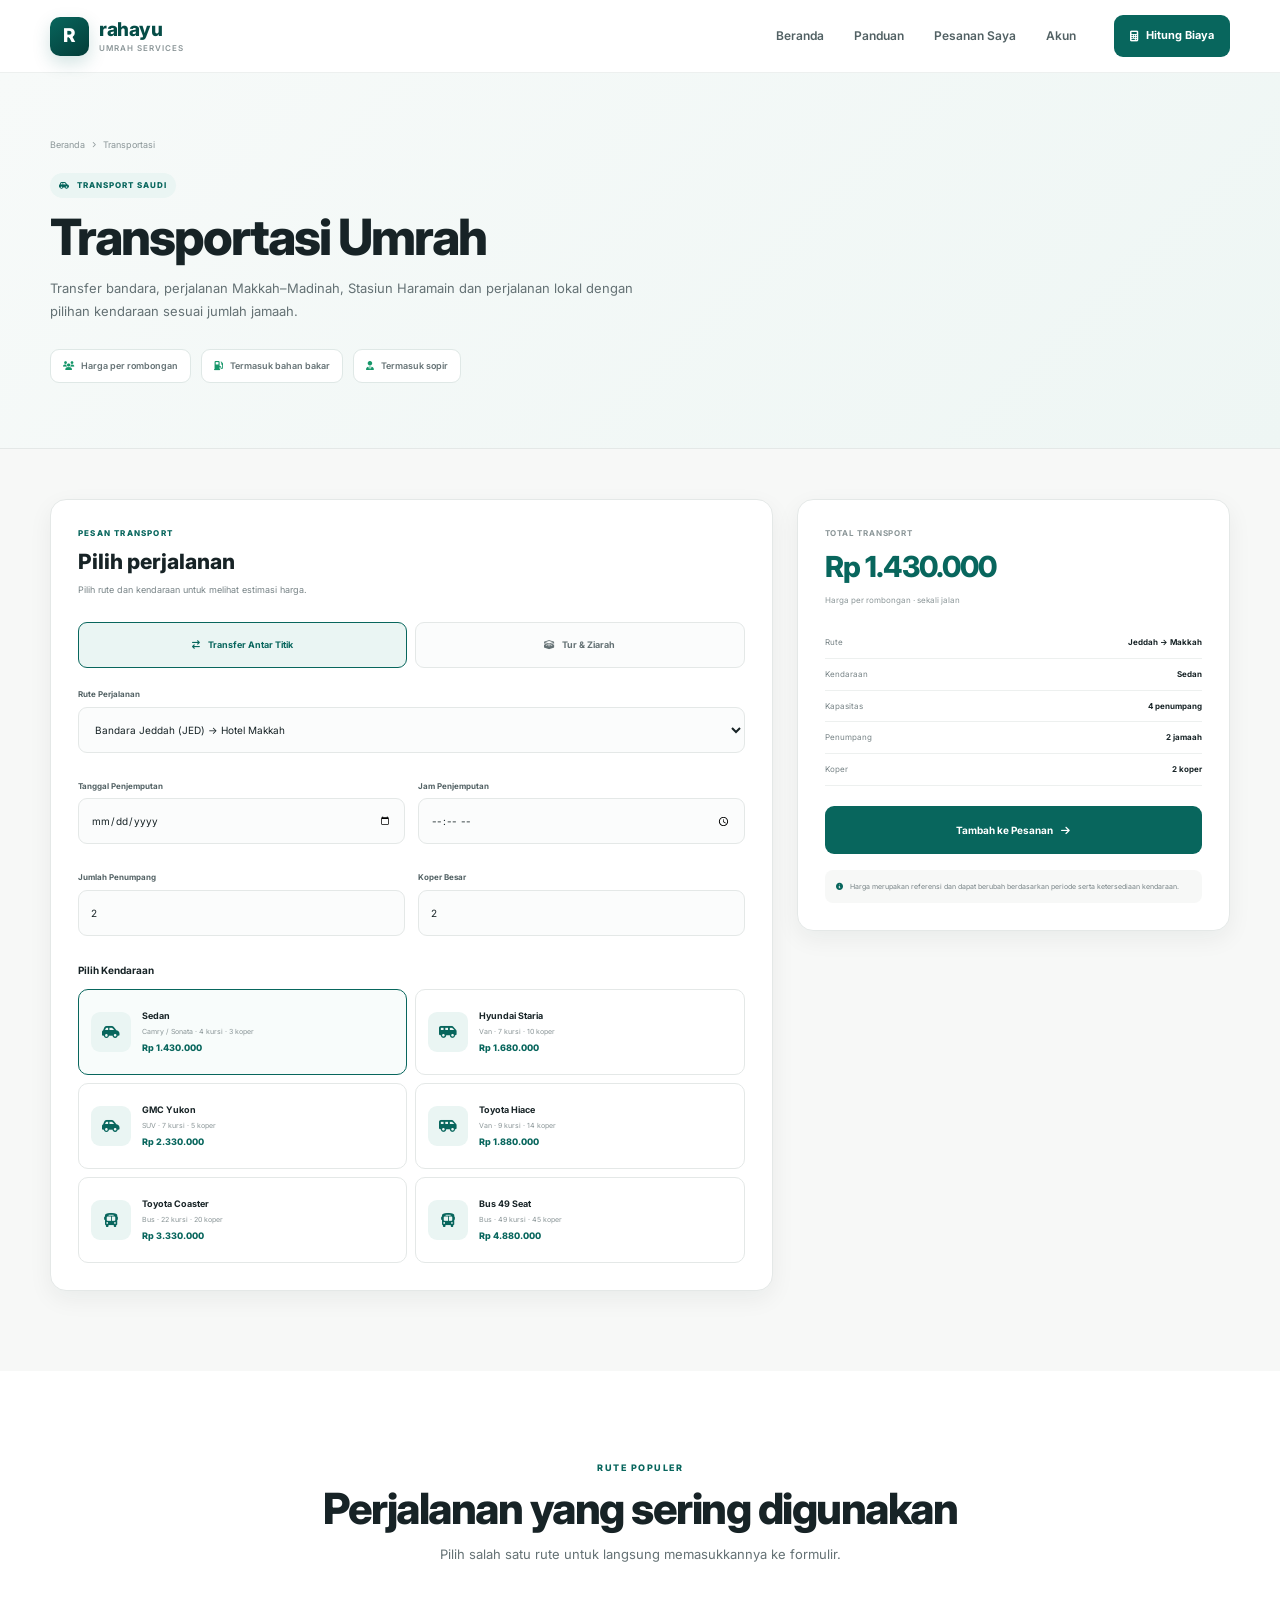
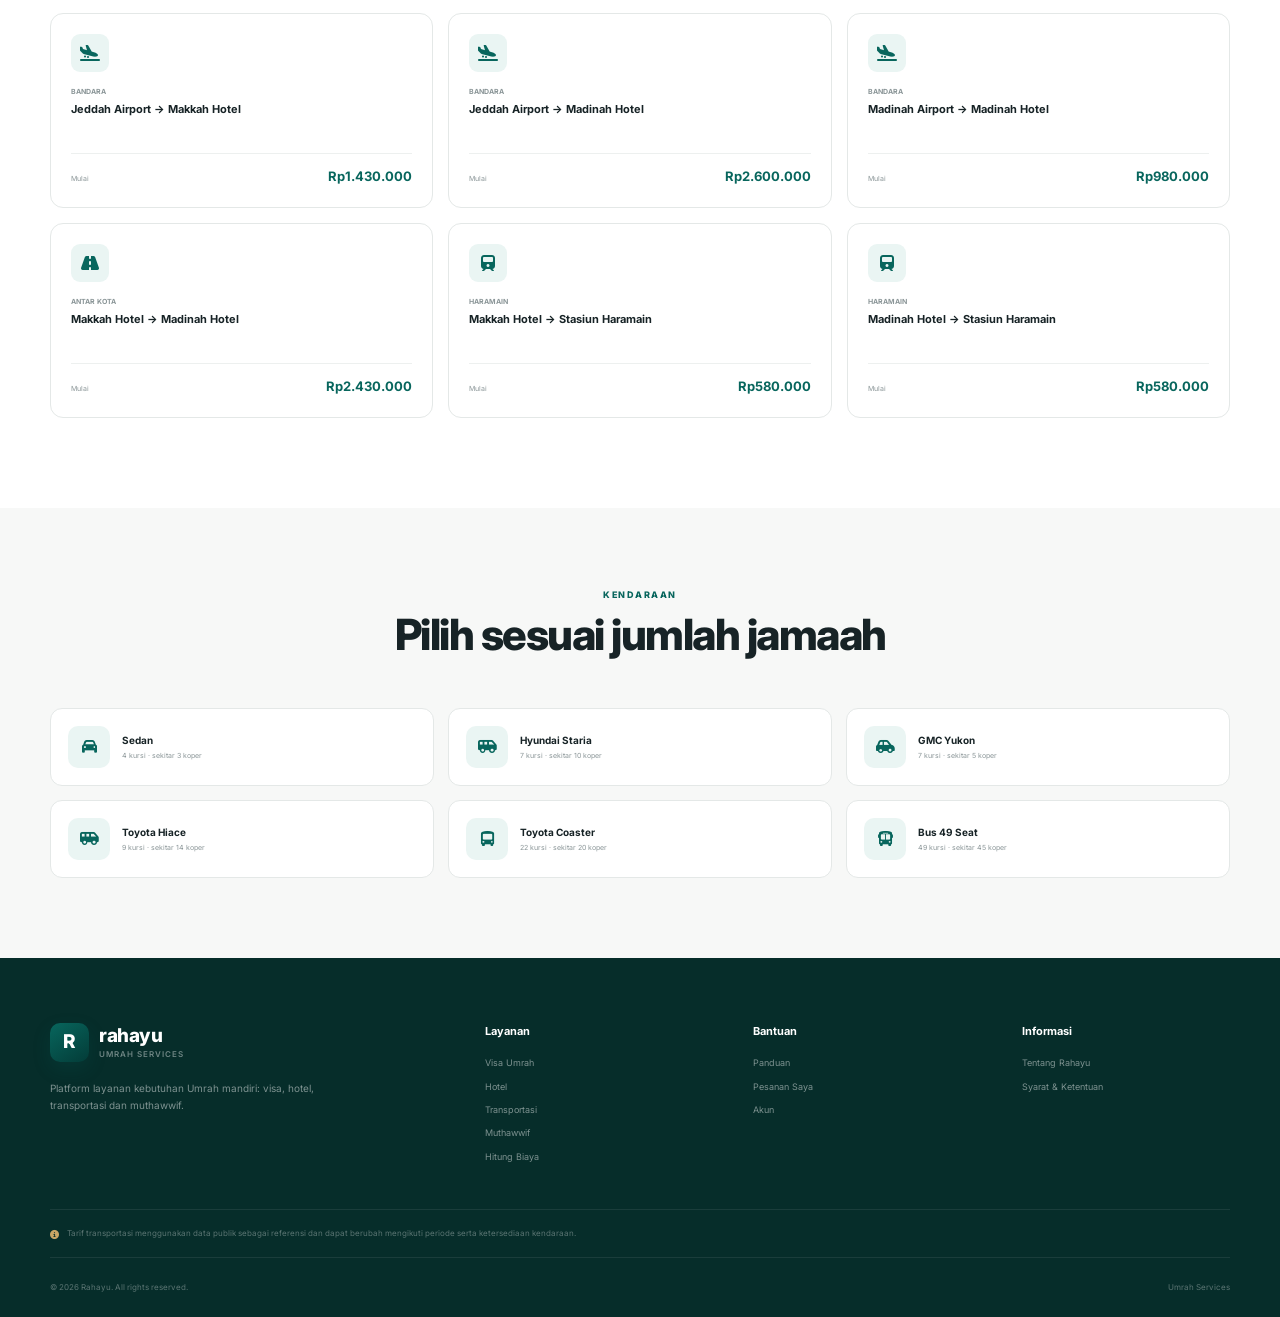
<file: transport.html>
<!DOCTYPE html>
<html lang="id">

<head>

<meta charset="UTF-8">

<meta
  name="viewport"
  content="width=device-width, initial-scale=1.0"
>

<title>Transportasi Umrah Saudi | Rahayu</title>

<meta
  name="description"
  content="Pesan transportasi Umrah di Jeddah, Makkah dan Madinah bersama Rahayu."
>

<meta name="theme-color" content="#ffffff">

<link rel="preconnect" href="https://fonts.googleapis.com">
<link rel="preconnect" href="https://fonts.gstatic.com" crossorigin>

<link
  href="https://fonts.googleapis.com/css2?family=Inter:wght@400;500;600;700;800&display=swap"
  rel="stylesheet"
>

<link
  rel="stylesheet"
  href="https://cdnjs.cloudflare.com/ajax/libs/font-awesome/6.6.0/css/all.min.css"
>

<link rel="stylesheet" href="style.css">


<style>

/* =====================================================
   TRANSPORT PAGE
===================================================== */

.transport-hero-info {
  display:flex;
  flex-wrap:wrap;
  gap:10px;
  margin-top:25px;
}

.transport-badge {
  display:flex;
  align-items:center;
  gap:7px;

  padding:9px 12px;

  border:1px solid #dfe8e6;
  border-radius:9px;

  background:white;

  color:#647174;

  font-size:9px;
  font-weight:600;
}

.transport-badge i {
  color:#159669;
}


/* =====================================================
   BOOKING SECTION
===================================================== */

.transport-booking {
  padding:50px 0 80px;
  background:#f7f8f7;
}

.transport-layout {
  display:grid;
  grid-template-columns:minmax(0,1.25fr) minmax(290px,.75fr);
  gap:24px;
  align-items:start;
}

.transport-form-card,
.transport-summary {
  padding:27px;

  border:1px solid #e4e8e7;
  border-radius:16px;

  background:white;

  box-shadow:
    0 8px 25px rgba(18,40,39,.06);
}

.transport-form-title {
  margin-bottom:24px;
}

.transport-form-title span {
  display:block;
  margin-bottom:5px;

  color:#08665d;

  font-size:8px;
  font-weight:800;
  letter-spacing:1.2px;
}

.transport-form-title h2 {
  margin-bottom:5px;

  font-size:21px;
  font-weight:800;
}

.transport-form-title p {
  color:#778386;
  font-size:9px;
}


/* =====================================================
   TYPE
===================================================== */

.service-type {
  display:grid;
  grid-template-columns:1fr 1fr;
  gap:8px;

  margin-bottom:20px;
}

.type-button {
  min-height:46px;

  display:flex;
  align-items:center;
  justify-content:center;
  gap:8px;

  border:1px solid #e4e8e7;
  border-radius:9px;

  background:#fbfcfc;

  color:#647174;

  font-size:9px;
  font-weight:700;

  cursor:pointer;
}

.type-button.active {
  border-color:#08665d;

  background:#eaf5f3;

  color:#08665d;
}


/* =====================================================
   FORM
===================================================== */

.transport-form-grid {
  display:grid;
  grid-template-columns:1fr 1fr;
  gap:13px;
}

.transport-field {
  margin-bottom:14px;
}

.transport-field.full {
  grid-column:1/-1;
}

.transport-field label {
  display:block;

  margin-bottom:6px;

  color:#526164;

  font-size:8px;
  font-weight:700;
}

.transport-field input,
.transport-field select {
  width:100%;
  height:46px;

  padding:0 12px;

  outline:none;

  border:1px solid #e4e8e7;
  border-radius:9px;

  background:#fbfcfc;

  color:#172326;

  font-size:10px;
}

.transport-field input:focus,
.transport-field select:focus {
  border-color:#08665d;

  background:white;

  box-shadow:
    0 0 0 3px rgba(8,102,93,.07);
}


/* =====================================================
   VEHICLES
===================================================== */

.vehicle-title {
  margin:12px 0 11px;

  font-size:10px;
  font-weight:700;
}

.vehicle-grid {
  display:grid;
  grid-template-columns:1fr 1fr;
  gap:8px;
}

.vehicle-option {
  position:relative;

  min-height:86px;

  display:flex;
  align-items:center;
  gap:11px;

  padding:12px;

  border:1px solid #e4e8e7;
  border-radius:10px;

  background:white;

  cursor:pointer;

  transition:.2s ease;
}

.vehicle-option:hover {
  border-color:rgba(8,102,93,.4);
}

.vehicle-option.active {
  border:1.5px solid #08665d;
  background:#f8fcfb;
}

.vehicle-icon {
  width:40px;
  height:40px;

  flex:0 0 40px;

  display:grid;
  place-items:center;

  border-radius:9px;

  background:#eaf5f3;
  color:#08665d;

  font-size:14px;
}

.vehicle-text {
  flex:1;
}

.vehicle-text strong {
  display:block;

  margin-bottom:2px;

  color:#172326;

  font-size:9px;
}

.vehicle-text span {
  display:block;

  color:#8b9698;

  font-size:7px;
}

.vehicle-price {
  margin-top:4px;

  color:#08665d !important;

  font-size:9px !important;
  font-weight:800;
}


/* =====================================================
   SUMMARY
===================================================== */

.transport-summary {
  position:sticky;
  top:95px;
}

.summary-label {
  margin-bottom:4px;

  color:#8b9698;

  font-size:8px;
  font-weight:700;
  letter-spacing:.8px;
}

.summary-price {
  margin-bottom:4px;

  color:#08665d;

  font-size:29px;
  font-weight:800;

  letter-spacing:-1px;
}

.summary-caption {
  margin-bottom:20px;

  color:#8b9698;

  font-size:8px;
}

.summary-details {
  display:flex;
  flex-direction:column;

  margin-bottom:20px;
}

.summary-row {
  display:flex;
  justify-content:space-between;
  gap:15px;

  padding:9px 0;

  border-bottom:1px solid #edf0ef;

  font-size:8px;
}

.summary-row span {
  color:#778386;
}

.summary-row strong {
  color:#172326;

  text-align:right;
}

.transport-order-button {
  width:100%;
  min-height:48px;

  display:flex;
  align-items:center;
  justify-content:center;
  gap:8px;

  border-radius:9px;

  background:#08665d;

  color:white;

  font-size:10px;
  font-weight:700;
}

.transport-order-button:hover {
  background:#064d47;
}

.summary-note {
  display:flex;
  align-items:flex-start;
  gap:7px;

  margin-top:16px;

  padding:11px;

  border-radius:8px;

  background:#f7f8f7;

  color:#778386;

  font-size:7px;
  line-height:1.6;
}

.summary-note i {
  margin-top:2px;

  color:#08665d;
}


/* =====================================================
   POPULAR ROUTES
===================================================== */

.popular-transport {
  padding:90px 0;
  background:white;
}

.transport-route-grid {
  display:grid;
  grid-template-columns:repeat(3,1fr);
  gap:15px;
}

.transport-route-card {
  padding:20px;

  border:1px solid #e4e8e7;
  border-radius:13px;

  background:white;

  cursor:pointer;

  transition:.2s ease;
}

.transport-route-card:hover {
  border-color:rgba(8,102,93,.4);

  transform:translateY(-3px);

  box-shadow:
    0 12px 30px rgba(18,40,39,.08);
}

.transport-route-icon {
  width:38px;
  height:38px;

  display:grid;
  place-items:center;

  margin-bottom:14px;

  border-radius:9px;

  background:#eaf5f3;

  color:#08665d;
}

.transport-route-card span {
  display:block;

  margin-bottom:4px;

  color:#8b9698;

  font-size:7px;
  font-weight:700;
}

.transport-route-card h3 {
  min-height:39px;

  margin-bottom:13px;

  font-size:11px;
  line-height:1.5;
}

.transport-route-price {
  display:flex;
  align-items:baseline;
  justify-content:space-between;

  padding-top:12px;

  border-top:1px solid #edf0ef;
}

.transport-route-price small {
  color:#8b9698;

  font-size:7px;
}

.transport-route-price strong {
  color:#08665d;

  font-size:13px;
}


/* =====================================================
   VEHICLE INFORMATION
===================================================== */

.fleet-section {
  padding:80px 0;
  background:#f7f8f7;
}

.fleet-grid {
  display:grid;
  grid-template-columns:repeat(3,1fr);
  gap:14px;
}

.fleet-card {
  display:flex;
  align-items:center;
  gap:12px;

  padding:17px;

  border:1px solid #e4e8e7;
  border-radius:12px;

  background:white;
}

.fleet-card-icon {
  width:42px;
  height:42px;

  flex:0 0 42px;

  display:grid;
  place-items:center;

  border-radius:10px;

  background:#eaf5f3;

  color:#08665d;

  font-size:15px;
}

.fleet-card strong {
  display:block;

  margin-bottom:3px;

  font-size:10px;
}

.fleet-card span {
  display:block;

  color:#8b9698;

  font-size:7px;
  line-height:1.5;
}


/* =====================================================
   RESPONSIVE
===================================================== */

@media(max-width:900px) {

  .transport-layout {
    grid-template-columns:1fr;
  }

  .transport-summary {
    position:static;
  }

  .transport-route-grid {
    grid-template-columns:1fr 1fr;
  }

  .fleet-grid {
    grid-template-columns:1fr 1fr;
  }

}

@media(max-width:600px) {

  .transport-booking {
    padding:40px 0 65px;
  }

  .transport-form-card,
  .transport-summary {
    padding:20px;
  }

  .transport-form-grid {
    grid-template-columns:1fr;
  }

  .transport-field.full {
    grid-column:auto;
  }

  .vehicle-grid {
    grid-template-columns:1fr;
  }

  .transport-route-grid,
  .fleet-grid {
    grid-template-columns:1fr;
  }

  .service-type {
    grid-template-columns:1fr;
  }

}

</style>

</head>


<body>


<!-- =====================================================
     HEADER
===================================================== -->

<header class="main-header" id="mainHeader">

<div class="container navbar">


<a href="index.html" class="brand">

  <div class="brand-logo">
    R
  </div>

  <div class="brand-name">

    <strong>
      rahayu
    </strong>

    <small>
      Umrah Services
    </small>

  </div>

</a>


<nav class="desktop-menu">

  <a href="index.html" class="nav-item">
    Beranda
  </a>

  <a href="panduan.html" class="nav-item">
    Panduan
  </a>

  <a href="orders.html" class="nav-item">
    Pesanan Saya
  </a>

  <a href="login.html" class="nav-item">
    Akun
  </a>

</nav>


<div class="nav-right">

  <a
    href="calculator.html"
    class="nav-calculate"
  >

    <i class="fa-solid fa-calculator"></i>

    Hitung Biaya

  </a>


  <button
    class="mobile-menu-btn"
    id="mobileMenuBtn"
    aria-label="Menu"
  >

    <i class="fa-solid fa-bars"></i>

  </button>

</div>

</div>


<div
  class="mobile-menu"
  id="mobileMenu"
>

<a href="index.html">
  <i class="fa-solid fa-house"></i>
  Beranda
</a>

<a href="visa.html">
  <i class="fa-solid fa-passport"></i>
  Visa
</a>

<a href="hotel.html">
  <i class="fa-solid fa-hotel"></i>
  Hotel
</a>

<a href="muthawwif.html">
  <i class="fa-solid fa-person-praying"></i>
  Muthawwif
</a>

<a href="orders.html">
  <i class="fa-solid fa-receipt"></i>
  Pesanan Saya
</a>

<a
  href="calculator.html"
  class="mobile-calculate"
>
  <i class="fa-solid fa-calculator"></i>
  Hitung Biaya
</a>

</div>

</header>


<main>


<!-- =====================================================
     PAGE HEADER
===================================================== -->

<section class="page-header">

<div class="container">

<div class="page-header-content">


<div class="page-breadcrumb">

  <a href="index.html">
    Beranda
  </a>

  <i class="fa-solid fa-chevron-right"></i>

  <span>
    Transportasi
  </span>

</div>


<div class="page-label">

  <i class="fa-solid fa-car-side"></i>

  TRANSPORT SAUDI

</div>


<h1>
  Transportasi Umrah
</h1>


<p>
  Transfer bandara, perjalanan Makkah–Madinah,
  Stasiun Haramain dan perjalanan lokal dengan
  pilihan kendaraan sesuai jumlah jamaah.
</p>


<div class="transport-hero-info">

  <div class="transport-badge">

    <i class="fa-solid fa-users"></i>

    Harga per rombongan

  </div>


  <div class="transport-badge">

    <i class="fa-solid fa-gas-pump"></i>

    Termasuk bahan bakar

  </div>


  <div class="transport-badge">

    <i class="fa-solid fa-user-tie"></i>

    Termasuk sopir

  </div>

</div>

</div>

</div>

</section>


<!-- =====================================================
     BOOKING
===================================================== -->

<section class="transport-booking">

<div class="container transport-layout">


<!-- LEFT -->

<div class="transport-form-card">


<div class="transport-form-title">

  <span>
    PESAN TRANSPORT
  </span>

  <h2>
    Pilih perjalanan
  </h2>

  <p>
    Pilih rute dan kendaraan untuk melihat
    estimasi harga.
  </p>

</div>


<div class="service-type">

  <button
    type="button"
    class="type-button active"
  >

    <i class="fa-solid fa-arrow-right-arrow-left"></i>

    Transfer Antar Titik

  </button>


  <button
    type="button"
    class="type-button"
    id="tourButton"
  >

    <i class="fa-solid fa-kaaba"></i>

    Tur & Ziarah

  </button>

</div>


<form id="transportBookingForm">


<div class="transport-form-grid">


<div class="transport-field full">

<label for="transportRoute">
  Rute Perjalanan
</label>


<select id="transportRoute">

<option value="jeddah-makkah">
  Bandara Jeddah (JED) → Hotel Makkah
</option>

<option value="jeddah-madinah">
  Bandara Jeddah (JED) → Hotel Madinah
</option>

<option value="med-airport-madinah">
  Bandara Madinah (MED) → Hotel Madinah
</option>

<option value="makkah-jeddah">
  Hotel Makkah → Bandara Jeddah (JED)
</option>

<option value="madinah-med-airport">
  Hotel Madinah → Bandara Madinah (MED)
</option>

<option value="makkah-madinah">
  Hotel Makkah → Hotel Madinah
</option>

<option value="madinah-makkah">
  Hotel Madinah → Hotel Makkah
</option>

<option value="makkah-station">
  Hotel Makkah → Stasiun Haramain Makkah
</option>

<option value="madinah-station">
  Hotel Madinah → Stasiun Haramain Madinah
</option>

</select>

</div>


<div class="transport-field">

<label for="pickupDate">
  Tanggal Penjemputan
</label>

<input
  type="date"
  id="pickupDate"
  required
>

</div>


<div class="transport-field">

<label for="pickupTime">
  Jam Penjemputan
</label>

<input
  type="time"
  id="pickupTime"
>

</div>


<div class="transport-field">

<label for="passengers">
  Jumlah Penumpang
</label>

<input
  type="number"
  id="passengers"
  min="1"
  value="2"
>

</div>


<div class="transport-field">

<label for="luggage">
  Koper Besar
</label>

<input
  type="number"
  id="luggage"
  min="0"
  value="2"
>

</div>

</div>


<div class="vehicle-title">
  Pilih Kendaraan
</div>


<div
  class="vehicle-grid"
  id="vehicleGrid"
></div>


</form>

</div>


<!-- RIGHT -->

<aside class="transport-summary">


<div class="summary-label">
  TOTAL TRANSPORT
</div>


<div
  class="summary-price"
  id="transportTotal"
>
  Rp1.430.000
</div>


<div class="summary-caption">
  Harga per rombongan · sekali jalan
</div>


<div class="summary-details">


<div class="summary-row">

<span>
  Rute
</span>

<strong id="summaryRoute">
  Jeddah → Makkah
</strong>

</div>


<div class="summary-row">

<span>
  Kendaraan
</span>

<strong id="summaryVehicle">
  Sedan
</strong>

</div>


<div class="summary-row">

<span>
  Kapasitas
</span>

<strong id="summaryCapacity">
  4 penumpang
</strong>

</div>


<div class="summary-row">

<span>
  Penumpang
</span>

<strong id="summaryPassengers">
  2 jamaah
</strong>

</div>


<div class="summary-row">

<span>
  Koper
</span>

<strong id="summaryLuggage">
  2 koper
</strong>

</div>


</div>


<button
  type="button"
  class="transport-order-button"
  id="transportOrderButton"
>

  Tambah ke Pesanan

  <i class="fa-solid fa-arrow-right"></i>

</button>


<div class="summary-note">

<i class="fa-solid fa-circle-info"></i>

<span>
  Harga merupakan referensi dan dapat berubah
  berdasarkan periode serta ketersediaan kendaraan.
</span>

</div>

</aside>


</div>

</section>


<!-- =====================================================
     POPULAR ROUTES
===================================================== -->

<section class="popular-transport">

<div class="container">


<div class="section-title">

<span>
  RUTE POPULER
</span>

<h2>
  Perjalanan yang sering digunakan
</h2>

<p>
  Pilih salah satu rute untuk langsung
  memasukkannya ke formulir.
</p>

</div>


<div class="transport-route-grid">


<div
  class="transport-route-card"
  data-route="jeddah-makkah"
>

<div class="transport-route-icon">
  <i class="fa-solid fa-plane-arrival"></i>
</div>

<span>
  BANDARA
</span>

<h3>
  Jeddah Airport → Makkah Hotel
</h3>

<div class="transport-route-price">

<small>
  Mulai
</small>

<strong>
  Rp1.430.000
</strong>

</div>

</div>


<div
  class="transport-route-card"
  data-route="jeddah-madinah"
>

<div class="transport-route-icon">
  <i class="fa-solid fa-plane-arrival"></i>
</div>

<span>
  BANDARA
</span>

<h3>
  Jeddah Airport → Madinah Hotel
</h3>

<div class="transport-route-price">

<small>
  Mulai
</small>

<strong>
  Rp2.600.000
</strong>

</div>

</div>


<div
  class="transport-route-card"
  data-route="med-airport-madinah"
>

<div class="transport-route-icon">
  <i class="fa-solid fa-plane-arrival"></i>
</div>

<span>
  BANDARA
</span>

<h3>
  Madinah Airport → Madinah Hotel
</h3>

<div class="transport-route-price">

<small>
  Mulai
</small>

<strong>
  Rp980.000
</strong>

</div>

</div>


<div
  class="transport-route-card"
  data-route="makkah-madinah"
>

<div class="transport-route-icon">
  <i class="fa-solid fa-road"></i>
</div>

<span>
  ANTAR KOTA
</span>

<h3>
  Makkah Hotel → Madinah Hotel
</h3>

<div class="transport-route-price">

<small>
  Mulai
</small>

<strong>
  Rp2.430.000
</strong>

</div>

</div>


<div
  class="transport-route-card"
  data-route="makkah-station"
>

<div class="transport-route-icon">
  <i class="fa-solid fa-train"></i>
</div>

<span>
  HARAMAIN
</span>

<h3>
  Makkah Hotel → Stasiun Haramain
</h3>

<div class="transport-route-price">

<small>
  Mulai
</small>

<strong>
  Rp580.000
</strong>

</div>

</div>


<div
  class="transport-route-card"
  data-route="madinah-station"
>

<div class="transport-route-icon">
  <i class="fa-solid fa-train"></i>
</div>

<span>
  HARAMAIN
</span>

<h3>
  Madinah Hotel → Stasiun Haramain
</h3>

<div class="transport-route-price">

<small>
  Mulai
</small>

<strong>
  Rp580.000
</strong>

</div>

</div>


</div>

</div>

</section>


<!-- =====================================================
     FLEET
===================================================== -->

<section class="fleet-section">

<div class="container">


<div class="section-title">

<span>
  KENDARAAN
</span>

<h2>
  Pilih sesuai jumlah jamaah
</h2>

</div>


<div class="fleet-grid">


<div class="fleet-card">

<div class="fleet-card-icon">
  <i class="fa-solid fa-car"></i>
</div>

<div>
  <strong>Sedan</strong>
  <span>4 kursi · sekitar 3 koper</span>
</div>

</div>


<div class="fleet-card">

<div class="fleet-card-icon">
  <i class="fa-solid fa-van-shuttle"></i>
</div>

<div>
  <strong>Hyundai Staria</strong>
  <span>7 kursi · sekitar 10 koper</span>
</div>

</div>


<div class="fleet-card">

<div class="fleet-card-icon">
  <i class="fa-solid fa-car-side"></i>
</div>

<div>
  <strong>GMC Yukon</strong>
  <span>7 kursi · sekitar 5 koper</span>
</div>

</div>


<div class="fleet-card">

<div class="fleet-card-icon">
  <i class="fa-solid fa-van-shuttle"></i>
</div>

<div>
  <strong>Toyota Hiace</strong>
  <span>9 kursi · sekitar 14 koper</span>
</div>

</div>


<div class="fleet-card">

<div class="fleet-card-icon">
  <i class="fa-solid fa-bus-simple"></i>
</div>

<div>
  <strong>Toyota Coaster</strong>
  <span>22 kursi · sekitar 20 koper</span>
</div>

</div>


<div class="fleet-card">

<div class="fleet-card-icon">
  <i class="fa-solid fa-bus"></i>
</div>

<div>
  <strong>Bus 49 Seat</strong>
  <span>49 kursi · sekitar 45 koper</span>
</div>

</div>


</div>

</div>

</section>


</main>


<!-- =====================================================
     FOOTER
===================================================== -->

<footer class="footer">

<div class="container footer-grid">


<div class="footer-brand">

<a href="index.html" class="brand">

<div class="brand-logo">
R
</div>

<div class="brand-name footer-brand-name">

<strong>
rahayu
</strong>

<small>
Umrah Services
</small>

</div>

</a>

<p>
Platform layanan kebutuhan Umrah mandiri:
visa, hotel, transportasi dan muthawwif.
</p>

</div>


<div class="footer-column">

<h3>
Layanan
</h3>

<a href="visa.html">
Visa Umrah
</a>

<a href="hotel.html">
Hotel
</a>

<a href="transport.html">
Transportasi
</a>

<a href="muthawwif.html">
Muthawwif
</a>

<a href="calculator.html">
Hitung Biaya
</a>

</div>


<div class="footer-column">

<h3>
Bantuan
</h3>

<a href="panduan.html">
Panduan
</a>

<a href="orders.html">
Pesanan Saya
</a>

<a href="login.html">
Akun
</a>

</div>


<div class="footer-column">

<h3>
Informasi
</h3>

<a href="index.html">
Tentang Rahayu
</a>

<a href="panduan.html">
Syarat & Ketentuan
</a>

</div>

</div>


<div class="container footer-reference">

<i class="fa-solid fa-circle-info"></i>

<p>
Tarif transportasi menggunakan data publik
sebagai referensi dan dapat berubah mengikuti
periode serta ketersediaan kendaraan.
</p>

</div>


<div class="container footer-bottom">

<p>
©
<span id="currentYear">
2026
</span>
Rahayu. All rights reserved.
</p>

<span>
Umrah Services
</span>

</div>

</footer>


<script src="script.js"></script>


<script>

/* =====================================================
   TRANSPORT PAGE
===================================================== */

document.addEventListener(
"DOMContentLoaded",
function() {


/* =====================================================
   DATABASE

   Harga per kendaraan dan per rute.
===================================================== */

const transportData = {


"jeddah-makkah": {

name:
"Jeddah Airport → Makkah Hotel",

short:
"Jeddah → Makkah",

vehicles: {

sedan: {
name:"Sedan",
detail:"Camry / Sonata · 4 kursi · 3 koper",
capacity:4,
luggage:3,
price:1430000
},

staria: {
name:"Hyundai Staria",
detail:"Van · 7 kursi · 10 koper",
capacity:7,
luggage:10,
price:1680000
},

gmc: {
name:"GMC Yukon",
detail:"SUV · 7 kursi · 5 koper",
capacity:7,
luggage:5,
price:2330000
},

hiace: {
name:"Toyota Hiace",
detail:"Van · 9 kursi · 14 koper",
capacity:9,
luggage:14,
price:1880000
},

coaster: {
name:"Toyota Coaster",
detail:"Bus · 22 kursi · 20 koper",
capacity:22,
luggage:20,
price:3330000
},

bus: {
name:"Bus 49 Seat",
detail:"Bus · 49 kursi · 45 koper",
capacity:49,
luggage:45,
price:4880000
}

}

},


"jeddah-madinah": {

name:
"Jeddah Airport → Madinah Hotel",

short:
"Jeddah → Madinah",

vehicles: {

sedan:{name:"Sedan",detail:"Camry / Sonata · 4 kursi · 3 koper",capacity:4,luggage:3,price:2600000},
staria:{name:"Hyundai Staria",detail:"Van · 7 kursi · 10 koper",capacity:7,luggage:10,price:2980000},
gmc:{name:"GMC Yukon",detail:"SUV · 7 kursi · 5 koper",capacity:7,luggage:5,price:4630000},
hiace:{name:"Toyota Hiace",detail:"Van · 9 kursi · 14 koper",capacity:9,luggage:14,price:3330000},
coaster:{name:"Toyota Coaster",detail:"Bus · 22 kursi · 20 koper",capacity:22,luggage:20,price:5350000},
bus:{name:"Bus 49 Seat",detail:"Bus · 49 kursi · 45 koper",capacity:49,luggage:45,price:6950000}

}

},


"med-airport-madinah": {

name:
"Madinah Airport → Madinah Hotel",

short:
"Airport Madinah → Hotel",

vehicles: {

sedan:{name:"Sedan",detail:"Camry / Sonata · 4 kursi · 3 koper",capacity:4,luggage:3,price:980000},
staria:{name:"Hyundai Staria",detail:"Van · 7 kursi · 10 koper",capacity:7,luggage:10,price:1230000},
gmc:{name:"GMC Yukon",detail:"SUV · 7 kursi · 5 koper",capacity:7,luggage:5,price:1550000},
hiace:{name:"Toyota Hiace",detail:"Van · 9 kursi · 14 koper",capacity:9,luggage:14,price:1430000},
coaster:{name:"Toyota Coaster",detail:"Bus · 22 kursi · 20 koper",capacity:22,luggage:20,price:2180000},
bus:{name:"Bus 49 Seat",detail:"Bus · 49 kursi · 45 koper",capacity:49,luggage:45,price:2880000}

}

},


"makkah-jeddah": {

name:
"Makkah Hotel → Jeddah Airport",

short:
"Makkah → Jeddah Airport",

vehicles: {

sedan:{name:"Sedan",detail:"4 kursi · 3 koper",capacity:4,luggage:3,price:980000},
staria:{name:"Hyundai Staria",detail:"7 kursi · 10 koper",capacity:7,luggage:10,price:1380000},
gmc:{name:"GMC Yukon",detail:"7 kursi · 5 koper",capacity:7,luggage:5,price:2150000},
hiace:{name:"Toyota Hiace",detail:"9 kursi · 14 koper",capacity:9,luggage:14,price:1750000},
coaster:{name:"Toyota Coaster",detail:"22 kursi · 20 koper",capacity:22,luggage:20,price:2980000},
bus:{name:"Bus 49 Seat",detail:"49 kursi · 45 koper",capacity:49,luggage:45,price:4550000}

}

},


"madinah-med-airport": {

name:
"Madinah Hotel → Madinah Airport",

short:
"Hotel → Airport Madinah",

vehicles: {

sedan:{name:"Sedan",detail:"4 kursi · 3 koper",capacity:4,luggage:3,price:700000},
staria:{name:"Hyundai Staria",detail:"7 kursi · 10 koper",capacity:7,luggage:10,price:880000},
gmc:{name:"GMC Yukon",detail:"7 kursi · 5 koper",capacity:7,luggage:5,price:1400000},
hiace:{name:"Toyota Hiace",detail:"9 kursi · 14 koper",capacity:9,luggage:14,price:980000},
coaster:{name:"Toyota Coaster",detail:"22 kursi · 20 koper",capacity:22,luggage:20,price:2100000},
bus:{name:"Bus 49 Seat",detail:"49 kursi · 45 koper",capacity:49,luggage:45,price:2500000}

}

},


"makkah-madinah": {

name:
"Makkah Hotel → Madinah Hotel",

short:
"Makkah → Madinah",

vehicles: {

sedan:{name:"Sedan",detail:"4 kursi · 3 koper",capacity:4,luggage:3,price:2430000},
staria:{name:"Hyundai Staria",detail:"7 kursi · 10 koper",capacity:7,luggage:10,price:2830000},
gmc:{name:"GMC Yukon",detail:"7 kursi · 5 koper",capacity:7,luggage:5,price:4400000},
hiace:{name:"Toyota Hiace",detail:"9 kursi · 14 koper",capacity:9,luggage:14,price:3250000},
coaster:{name:"Toyota Coaster",detail:"22 kursi · 20 koper",capacity:22,luggage:20,price:5100000},
bus:{name:"Bus 49 Seat",detail:"49 kursi · 45 koper",capacity:49,luggage:45,price:6750000}

}

},


"madinah-makkah": {

name:
"Madinah Hotel → Makkah Hotel",

short:
"Madinah → Makkah",

vehicles: {

sedan:{name:"Sedan",detail:"4 kursi · 3 koper",capacity:4,luggage:3,price:2430000},
staria:{name:"Hyundai Staria",detail:"7 kursi · 10 koper",capacity:7,luggage:10,price:2830000},
gmc:{name:"GMC Yukon",detail:"7 kursi · 5 koper",capacity:7,luggage:5,price:4400000},
hiace:{name:"Toyota Hiace",detail:"9 kursi · 14 koper",capacity:9,luggage:14,price:3250000},
coaster:{name:"Toyota Coaster",detail:"22 kursi · 20 koper",capacity:22,luggage:20,price:5100000},
bus:{name:"Bus 49 Seat",detail:"49 kursi · 45 koper",capacity:49,luggage:45,price:6750000}

}

},


"makkah-station": {

name:
"Makkah Hotel → Stasiun Haramain",

short:
"Makkah → Haramain",

vehicles: {

sedan:{name:"Sedan",detail:"4 kursi · 3 koper",capacity:4,luggage:3,price:580000},
staria:{name:"Hyundai Staria",detail:"7 kursi · 10 koper",capacity:7,luggage:10,price:830000},
gmc:{name:"GMC Yukon",detail:"7 kursi · 5 koper",capacity:7,luggage:5,price:1430000},
hiace:{name:"Toyota Hiace",detail:"9 kursi · 14 koper",capacity:9,luggage:14,price:980000},
coaster:{name:"Toyota Coaster",detail:"22 kursi · 20 koper",capacity:22,luggage:20,price:2000000},
bus:{name:"Bus 49 Seat",detail:"49 kursi · 45 koper",capacity:49,luggage:45,price:2600000}

}

},


"madinah-station": {

name:
"Madinah Hotel → Stasiun Haramain",

short:
"Madinah → Haramain",

vehicles: {

sedan:{name:"Sedan",detail:"4 kursi · 3 koper",capacity:4,luggage:3,price:580000},
staria:{name:"Hyundai Staria",detail:"7 kursi · 10 koper",capacity:7,luggage:10,price:830000},
gmc:{name:"GMC Yukon",detail:"7 kursi · 5 koper",capacity:7,luggage:5,price:1430000},
hiace:{name:"Toyota Hiace",detail:"9 kursi · 14 koper",capacity:9,luggage:14,price:980000},
coaster:{name:"Toyota Coaster",detail:"22 kursi · 20 koper",capacity:22,luggage:20,price:2000000},
bus:{name:"Bus 49 Seat",detail:"49 kursi · 45 koper",capacity:49,luggage:45,price:2600000}

}

}

};


/* =====================================================
   ELEMENTS
===================================================== */

const routeSelect =
document.getElementById(
"transportRoute"
);

const vehicleGrid =
document.getElementById(
"vehicleGrid"
);

const total =
document.getElementById(
"transportTotal"
);

const summaryRoute =
document.getElementById(
"summaryRoute"
);

const summaryVehicle =
document.getElementById(
"summaryVehicle"
);

const summaryCapacity =
document.getElementById(
"summaryCapacity"
);

const passengers =
document.getElementById(
"passengers"
);

const luggage =
document.getElementById(
"luggage"
);

const summaryPassengers =
document.getElementById(
"summaryPassengers"
);

const summaryLuggage =
document.getElementById(
"summaryLuggage"
);

let selectedVehicle =
"sedan";


/* =====================================================
   FORMAT
===================================================== */

function rupiah(number) {

return new Intl.NumberFormat(
"id-ID",
{
style:"currency",
currency:"IDR",
minimumFractionDigits:0
}
).format(number);

}


/* =====================================================
   VEHICLE ICON
===================================================== */

function vehicleIcon(key) {

if (
key === "coaster" ||
key === "bus"
) {
return "fa-bus";
}

if (
key === "staria" ||
key === "hiace"
) {
return "fa-van-shuttle";
}

return "fa-car-side";

}


/* =====================================================
   RENDER VEHICLES
===================================================== */

function renderVehicles() {

const route =
transportData[
routeSelect.value
];

if (!route) return;


vehicleGrid.innerHTML =
"";


Object.entries(
route.vehicles
).forEach(
([key,vehicle]) => {


const card =
document.createElement(
"div"
);


card.className =
"vehicle-option";


if (
key === selectedVehicle
) {

card.classList.add(
"active"
);

}


card.innerHTML = `

<div class="vehicle-icon">

<i class="fa-solid ${vehicleIcon(key)}"></i>

</div>


<div class="vehicle-text">

<strong>
${vehicle.name}
</strong>

<span>
${vehicle.detail}
</span>

<span class="vehicle-price">
${rupiah(vehicle.price)}
</span>

</div>

`;


card.addEventListener(
"click",
function() {

selectedVehicle =
key;

renderVehicles();

updateSummary();

}
);


vehicleGrid.appendChild(
card
);

});

}


/* =====================================================
   SUMMARY
===================================================== */

function updateSummary() {

const route =
transportData[
routeSelect.value
];


if (!route) return;


let vehicle =
route.vehicles[
selectedVehicle
];


if (!vehicle) {

selectedVehicle =
"sedan";

vehicle =
route.vehicles.sedan;

}


total.textContent =
rupiah(
vehicle.price
);


summaryRoute.textContent =
route.short;


summaryVehicle.textContent =
vehicle.name;


summaryCapacity.textContent =
vehicle.capacity +
" penumpang";


const passengerValue =
Math.max(
1,
parseInt(passengers.value) || 1
);


const luggageValue =
Math.max(
0,
parseInt(luggage.value) || 0
);


summaryPassengers.textContent =
passengerValue +
" jamaah";


summaryLuggage.textContent =
luggageValue +
" koper";


/*
   Warning capacity
*/

if (
passengerValue >
vehicle.capacity
) {

summaryCapacity.innerHTML =
`
<span style="color:#c04c4c">
Maks. ${vehicle.capacity}
· kendaraan terlalu kecil
</span>
`;

}

else if (
luggageValue >
vehicle.luggage
) {

summaryCapacity.innerHTML =
`
<span style="color:#b88727">
Kapasitas koper sekitar
${vehicle.luggage}
</span>
`;

}

}


/* =====================================================
   ROUTE CHANGE
===================================================== */

routeSelect.addEventListener(
"change",
function() {

selectedVehicle =
"sedan";

renderVehicles();

updateSummary();

}
);


/* =====================================================
   PASSENGERS
===================================================== */

passengers.addEventListener(
"input",
updateSummary
);

luggage.addEventListener(
"input",
updateSummary
);


/* =====================================================
   POPULAR ROUTES
===================================================== */

document
.querySelectorAll(
".transport-route-card"
)
.forEach(card => {

card.addEventListener(
"click",
function() {

routeSelect.value =
this.dataset.route;

selectedVehicle =
"sedan";

renderVehicles();

updateSummary();


document
.querySelector(
".transport-booking"
)
.scrollIntoView({
behavior:"smooth"
});

}
);

});


/* =====================================================
   ORDER
===================================================== */

const orderButton =
document.getElementById(
"transportOrderButton"
);


orderButton.addEventListener(
"click",
function() {

const route =
transportData[
routeSelect.value
];


const vehicle =
route.vehicles[
selectedVehicle
];


const params =
new URLSearchParams();


params.set(
"service",
"transport"
);

params.set(
"route",
routeSelect.value
);

params.set(
"vehicle",
selectedVehicle
);

params.set(
"passengers",
passengers.value
);

params.set(
"luggage",
luggage.value
);

params.set(
"price",
vehicle.price
);


const date =
document.getElementById(
"pickupDate"
).value;


const time =
document.getElementById(
"pickupTime"
).value;


if (date) {
params.set(
"date",
date
);
}


if (time) {
params.set(
"time",
time
);
}


window.location.href =
"orders.html?" +
params.toString();

}
);


/* =====================================================
   TOUR BUTTON
===================================================== */

const tourButton =
document.getElementById(
"tourButton"
);


tourButton.addEventListener(
"click",
function() {

if (
typeof showToast ===
"function"
) {

showToast(
"Tur & Ziarah",
"Pilihan ziarah akan ditambahkan setelah daftar transfer utama selesai.",
"warning"
);

}

else {

alert(
"Menu Tur & Ziarah akan segera ditambahkan."
);

}

}
);


/* =====================================================
   INITIAL
===================================================== */

renderVehicles();

updateSummary();


}
);

</script>


</body>
</html>
</file>
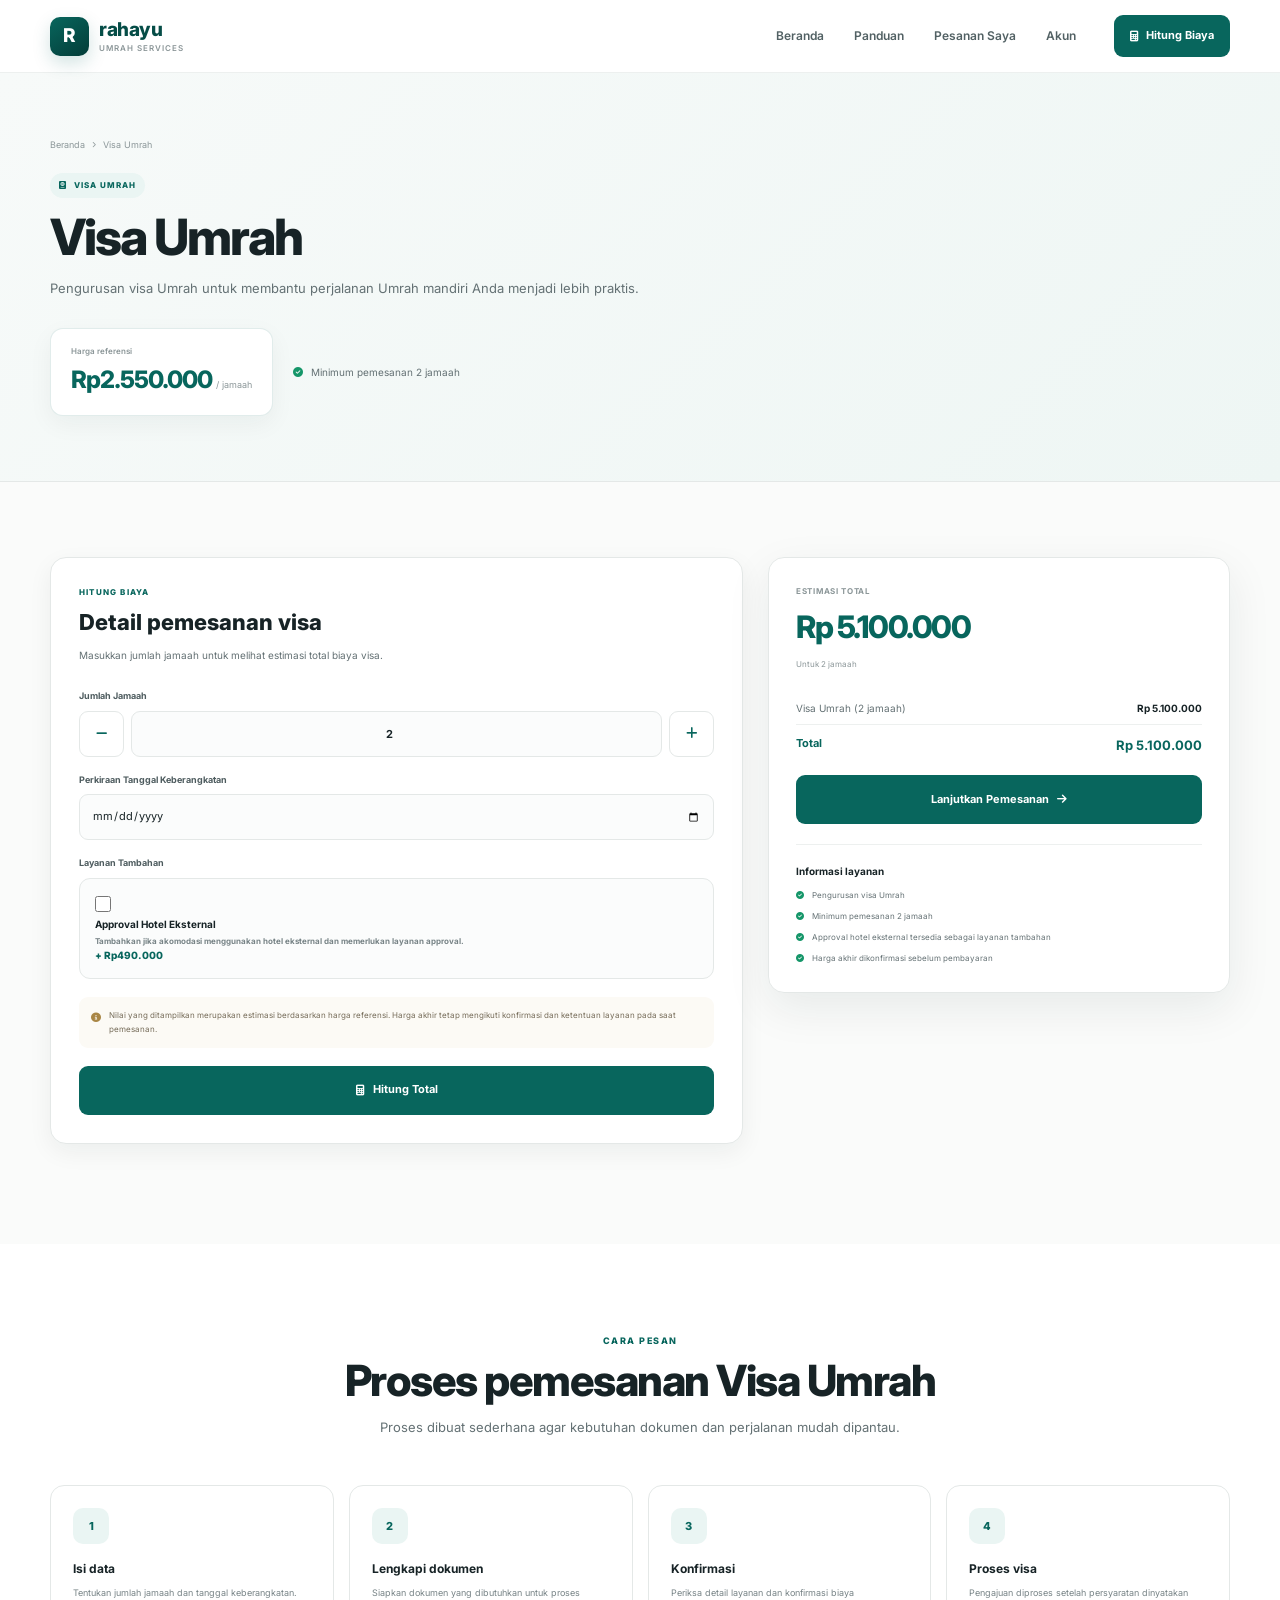
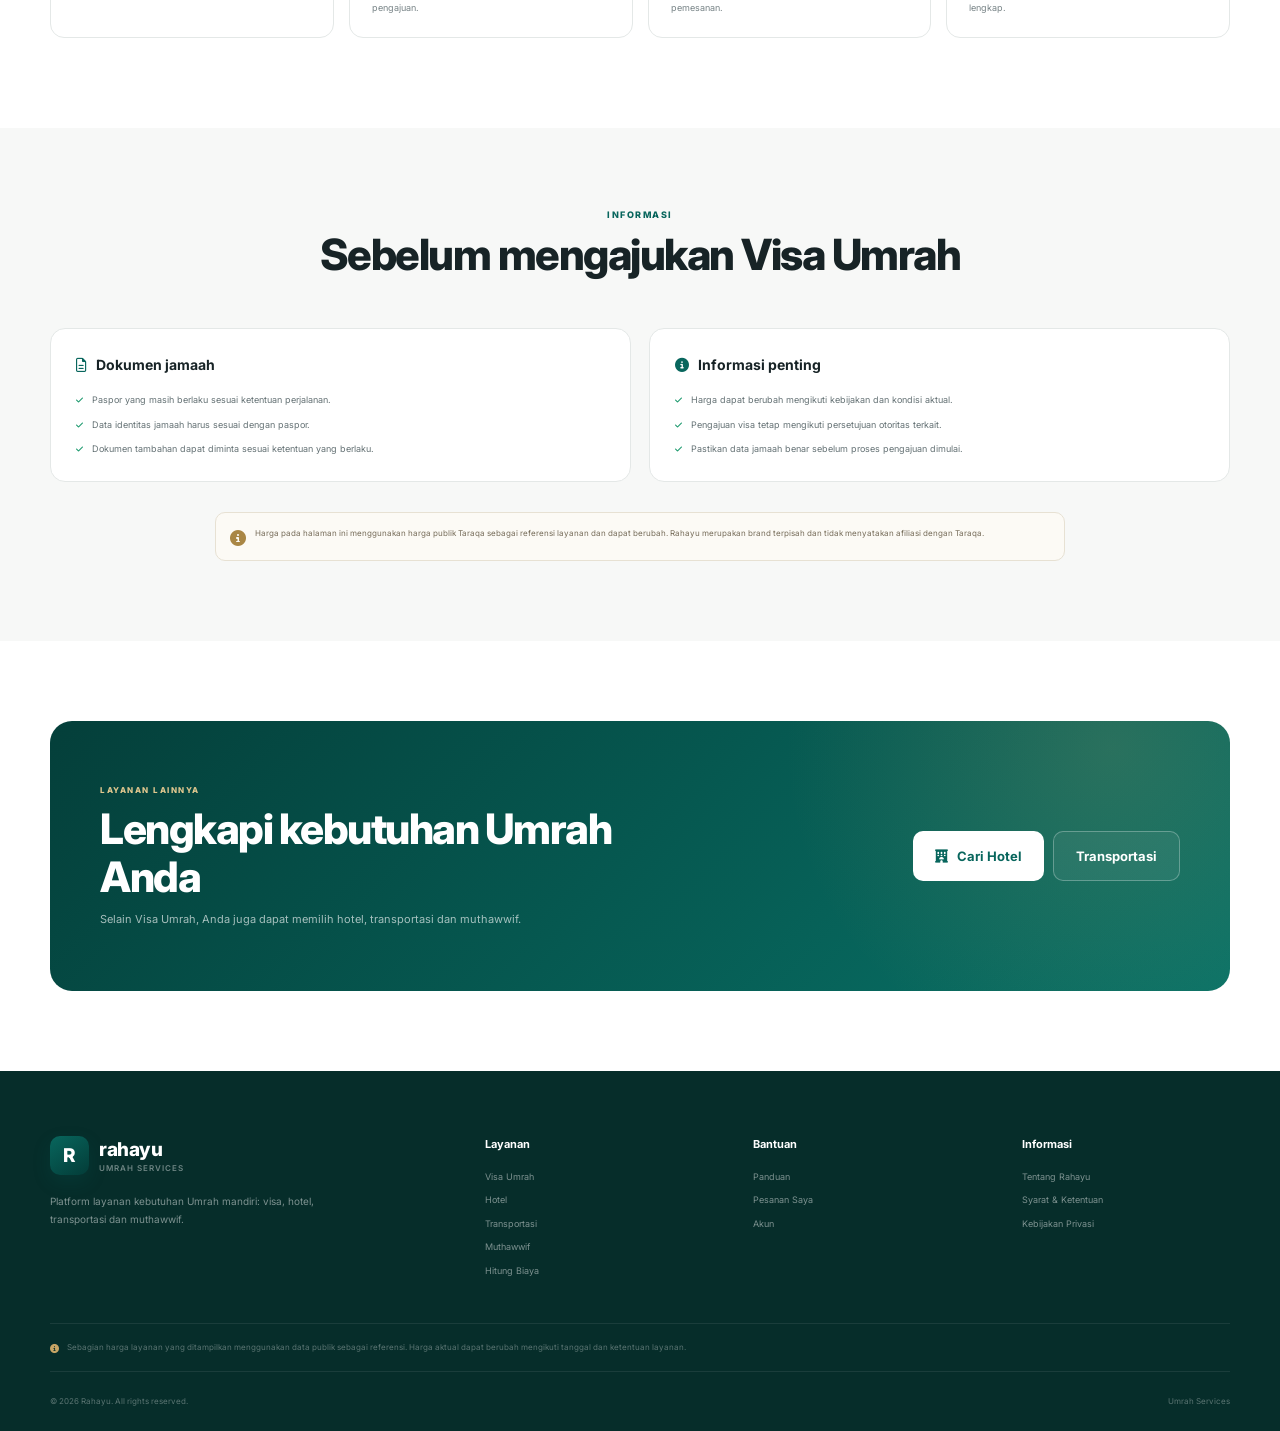
<file: Visa.html>
<!DOCTYPE html>
<html lang="id">

<head>

  <meta charset="UTF-8">

  <meta
    name="viewport"
    content="width=device-width, initial-scale=1.0"
  >

  <title>
    Visa Umrah | Rahayu
  </title>

  <meta
    name="description"
    content="Layanan pengurusan Visa Umrah Rahayu untuk jamaah Umrah mandiri."
  >

  <meta
    name="theme-color"
    content="#ffffff"
  >


  <!-- GOOGLE FONT -->

  <link
    rel="preconnect"
    href="https://fonts.googleapis.com"
  >

  <link
    rel="preconnect"
    href="https://fonts.gstatic.com"
    crossorigin
  >

  <link
    href="https://fonts.googleapis.com/css2?family=Inter:wght@400;500;600;700;800&display=swap"
    rel="stylesheet"
  >


  <!-- FONT AWESOME -->

  <link
    rel="stylesheet"
    href="https://cdnjs.cloudflare.com/ajax/libs/font-awesome/6.6.0/css/all.min.css"
  >


  <!-- MAIN CSS -->

  <link
    rel="stylesheet"
    href="style.css"
  >


  <!-- VISA PAGE EXTRA STYLE -->

  <style>

    /* ================================================
       VISA HERO PRICE
    ================================================= */

    .visa-price-highlight {
      margin-top: 28px;

      display: flex;
      flex-wrap: wrap;
      align-items: center;
      gap: 20px;
    }


    .visa-main-price {
      padding: 16px 20px;

      border: 1px solid rgba(8,102,93,.12);
      border-radius: 13px;

      background: white;

      box-shadow:
        0 8px 25px rgba(18,40,39,.05);
    }


    .visa-main-price small {
      display: block;

      margin-bottom: 3px;

      color: #8b9698;

      font-size: 8px;
      font-weight: 600;
    }


    .visa-main-price strong {
      color: #08665d;

      font-size: 24px;
      font-weight: 800;

      letter-spacing: -1px;
    }


    .visa-main-price span {
      color: #8b9698;

      font-size: 9px;
    }


    .visa-minimum {
      display: flex;
      align-items: center;
      gap: 8px;

      color: #647174;

      font-size: 10px;
    }


    .visa-minimum i {
      color: #159669;
    }



    /* ================================================
       VISA CONTENT
    ================================================= */

    .visa-section {
      padding: 75px 0 100px;

      background: #fafbfa;
    }


    .visa-layout {
      display: grid;

      grid-template-columns:
        minmax(0, 1.2fr)
        minmax(300px, .8fr);

      gap: 25px;

      align-items: start;
    }



    /* ================================================
       CARD
    ================================================= */

    .visa-card {
      padding: 28px;

      border: 1px solid #e4e8e7;
      border-radius: 16px;

      background: white;

      box-shadow:
        0 8px 25px rgba(18,40,39,.06);
    }


    .visa-card-header {
      margin-bottom: 25px;
    }


    .visa-card-header span {
      display: block;

      margin-bottom: 6px;

      color: #08665d;

      font-size: 8px;
      font-weight: 800;

      letter-spacing: 1.2px;
    }


    .visa-card-header h2 {
      margin-bottom: 7px;

      color: #172326;

      font-size: 22px;
      font-weight: 800;
    }


    .visa-card-header p {
      color: #647174;

      font-size: 10px;
      line-height: 1.7;
    }



    /* ================================================
       COUNTER
    ================================================= */

    .jamaah-counter {
      display: grid;

      grid-template-columns:
        45px 1fr 45px;

      gap: 7px;

      align-items: center;
    }


    .counter-button {
      height: 46px;

      display: grid;
      place-items: center;

      border: 1px solid #e4e8e7;
      border-radius: 9px;

      background: white;

      color: #08665d;

      font-size: 13px;

      cursor: pointer;

      transition: .2s ease;
    }


    .counter-button:hover {
      border-color: #08665d;

      background: #eaf5f3;
    }


    .jamaah-counter input {
      text-align: center;

      font-weight: 700;
    }



    /* ================================================
       OPTION CARD
    ================================================= */

    .visa-option {
      margin-top: 6px;
    }


    .visa-option-label {
      display: flex;
      align-items: flex-start;
      gap: 11px;

      padding: 15px;

      border: 1px solid #e4e8e7;
      border-radius: 11px;

      background: #fbfcfc;

      cursor: pointer;

      transition: .2s ease;
    }


    .visa-option-label:hover {
      border-color: rgba(8,102,93,.4);

      background: #f8fcfb;
    }


    .visa-option-label input {
      width: 16px;
      height: 16px;

      margin-top: 2px;

      accent-color: #08665d;
    }


    .visa-option-text {
      flex: 1;
    }


    .visa-option-text strong {
      display: block;

      margin-bottom: 3px;

      color: #172326;

      font-size: 10px;
    }


    .visa-option-text span {
      display: block;

      color: #778386;

      font-size: 8px;
      line-height: 1.55;
    }


    .visa-option-price {
      flex: 0 0 auto;

      color: #08665d;

      font-size: 10px;
      font-weight: 800;
    }



    /* ================================================
       NOTE
    ================================================= */

    .visa-form-note {
      display: flex;
      align-items: flex-start;
      gap: 8px;

      margin: 18px 0;

      padding: 12px;

      border-radius: 9px;

      background: #fcfaf5;

      color: #756b58;
    }


    .visa-form-note i {
      margin-top: 3px;

      color: #a98645;

      font-size: 10px;
    }


    .visa-form-note p {
      font-size: 8px;
      line-height: 1.65;
    }



    /* ================================================
       TOTAL CARD
    ================================================= */

    .visa-total-card {
      position: sticky;

      top: 95px;

      padding: 27px;

      border: 1px solid #e4e8e7;
      border-radius: 16px;

      background: white;

      box-shadow:
        0 15px 45px rgba(18,40,39,.08);
    }


    .visa-total-label {
      margin-bottom: 4px;

      color: #8b9698;

      font-size: 8px;
      font-weight: 700;

      letter-spacing: .7px;
    }


    .visa-total-price {
      margin-bottom: 6px;

      color: #08665d;

      font-size: 31px;
      font-weight: 800;

      letter-spacing: -1.5px;
    }


    .visa-total-caption {
      margin-bottom: 21px;

      color: #8b9698;

      font-size: 8px;
    }


    #visaBreakdown {
      margin-bottom: 20px;
    }



    /* ================================================
       BUTTON
    ================================================= */

    .visa-order-button {
      width: 100%;
      min-height: 49px;

      display: flex;
      align-items: center;
      justify-content: center;
      gap: 8px;

      border-radius: 9px;

      background: #08665d;

      color: white;

      font-size: 11px;
      font-weight: 700;

      cursor: pointer;

      transition: .2s ease;
    }


    .visa-order-button:hover {
      background: #064d47;

      transform: translateY(-1px);
    }



    /* ================================================
       INCLUDED
    ================================================= */

    .visa-included {
      margin-top: 20px;
      padding-top: 18px;

      border-top: 1px solid #edf0ef;
    }


    .visa-included h3 {
      margin-bottom: 10px;

      color: #172326;

      font-size: 10px;
    }


    .visa-included ul {
      display: flex;
      flex-direction: column;
      gap: 8px;
    }


    .visa-included li {
      display: flex;
      align-items: flex-start;
      gap: 8px;

      color: #647174;

      font-size: 8px;
    }


    .visa-included li i {
      margin-top: 2px;

      color: #159669;
    }



    /* ================================================
       PROCESS
    ================================================= */

    .visa-process-section {
      padding: 90px 0;

      background: white;
    }


    .visa-process-grid {
      display: grid;

      grid-template-columns:
        repeat(4, 1fr);

      gap: 15px;

      margin-top: 40px;
    }


    .visa-process-item {
      padding: 22px;

      border: 1px solid #e4e8e7;
      border-radius: 14px;

      background: white;
    }


    .visa-process-number {
      width: 36px;
      height: 36px;

      display: grid;
      place-items: center;

      margin-bottom: 15px;

      border-radius: 10px;

      background: #eaf5f3;

      color: #08665d;

      font-size: 11px;
      font-weight: 800;
    }


    .visa-process-item h3 {
      margin-bottom: 6px;

      color: #172326;

      font-size: 12px;
    }


    .visa-process-item p {
      color: #778386;

      font-size: 9px;
      line-height: 1.7;
    }



    /* ================================================
       REQUIREMENT
    ================================================= */

    .requirement-section {
      padding: 80px 0;

      background: #f7f8f7;
    }


    .requirement-grid {
      display: grid;

      grid-template-columns:
        1fr 1fr;

      gap: 18px;
    }


    .requirement-card {
      padding: 25px;

      border: 1px solid #e4e8e7;
      border-radius: 15px;

      background: white;
    }


    .requirement-card h3 {
      display: flex;
      align-items: center;
      gap: 9px;

      margin-bottom: 17px;

      color: #172326;

      font-size: 14px;
    }


    .requirement-card h3 i {
      color: #08665d;
    }


    .requirement-list {
      display: flex;
      flex-direction: column;
      gap: 10px;
    }


    .requirement-list li {
      display: flex;
      align-items: flex-start;
      gap: 9px;

      color: #647174;

      font-size: 9px;
      line-height: 1.6;
    }


    .requirement-list li i {
      margin-top: 3px;

      color: #159669;

      font-size: 8px;
    }



    /* ================================================
       DISCLAIMER
    ================================================= */

    .visa-disclaimer {
      max-width: 850px;

      display: flex;
      align-items: flex-start;
      gap: 9px;

      margin: 30px auto 0;

      padding: 14px;

      border: 1px solid #e7e1d3;
      border-radius: 10px;

      background: #fcfaf5;

      color: #756b58;
    }


    .visa-disclaimer i {
      margin-top: 3px;

      color: #a98645;
    }


    .visa-disclaimer p {
      font-size: 8px;
      line-height: 1.7;
    }



    /* ================================================
       MOBILE
    ================================================= */

    @media (max-width: 850px) {

      .visa-layout {
        grid-template-columns: 1fr;
      }


      .visa-total-card {
        position: static;
      }


      .visa-process-grid {
        grid-template-columns: 1fr 1fr;
      }

    }


    @media (max-width: 600px) {

      .visa-section {
        padding: 55px 0 70px;
      }


      .visa-card,
      .visa-total-card {
        padding: 20px;
      }


      .visa-price-highlight {
        align-items: flex-start;
        flex-direction: column;

        gap: 12px;
      }


      .visa-main-price {
        width: 100%;
      }


      .visa-process-grid,
      .requirement-grid {
        grid-template-columns: 1fr;
      }


      .visa-process-section,
      .requirement-section {
        padding: 65px 0;
      }

    }

  </style>

</head>


<body>


<!-- =========================================================
     HEADER
========================================================= -->

<header
  class="main-header"
  id="mainHeader"
>

  <div class="container navbar">


    <!-- BRAND -->

    <a
      href="index.html"
      class="brand"
    >

      <div class="brand-logo">
        R
      </div>

      <div class="brand-name">

        <strong>
          rahayu
        </strong>

        <small>
          Umrah Services
        </small>

      </div>

    </a>



    <!-- DESKTOP MENU -->

    <nav class="desktop-menu">

      <a
        href="index.html"
        class="nav-item"
      >
        Beranda
      </a>


      <a
        href="panduan.html"
        class="nav-item"
      >
        Panduan
      </a>


      <a
        href="orders.html"
        class="nav-item"
      >
        Pesanan Saya
      </a>


      <a
        href="login.html"
        class="nav-item"
      >
        Akun
      </a>

    </nav>



    <!-- RIGHT -->

    <div class="nav-right">

      <a
        href="calculator.html"
        class="nav-calculate"
      >

        <i class="fa-solid fa-calculator"></i>

        Hitung Biaya

      </a>


      <button
        class="mobile-menu-btn"
        id="mobileMenuBtn"
        aria-label="Menu"
      >

        <i class="fa-solid fa-bars"></i>

      </button>

    </div>

  </div>



  <!-- MOBILE MENU -->

  <div
    class="mobile-menu"
    id="mobileMenu"
  >

    <a href="index.html">

      <i class="fa-solid fa-house"></i>

      Beranda

    </a>


    <a href="panduan.html">

      <i class="fa-regular fa-circle-question"></i>

      Panduan

    </a>


    <a href="orders.html">

      <i class="fa-solid fa-receipt"></i>

      Pesanan Saya

    </a>


    <a href="login.html">

      <i class="fa-regular fa-user"></i>

      Akun

    </a>


    <a
      href="calculator.html"
      class="mobile-calculate"
    >

      <i class="fa-solid fa-calculator"></i>

      Hitung Biaya

    </a>

  </div>

</header>



<main>


<!-- =========================================================
     PAGE HEADER
========================================================= -->

<section class="page-header">

  <div class="container">

    <div class="page-header-content">


      <!-- BREADCRUMB -->

      <div class="page-breadcrumb">

        <a href="index.html">
          Beranda
        </a>

        <i class="fa-solid fa-chevron-right"></i>

        <span>
          Visa Umrah
        </span>

      </div>



      <!-- LABEL -->

      <div class="page-label">

        <i class="fa-solid fa-passport"></i>

        VISA UMRAH

      </div>



      <!-- TITLE -->

      <h1>
        Visa Umrah
      </h1>


      <p>
        Pengurusan visa Umrah untuk membantu
        perjalanan Umrah mandiri Anda menjadi
        lebih praktis.
      </p>



      <!-- PRICE -->

      <div class="visa-price-highlight">


        <div class="visa-main-price">

          <small>
            Harga referensi
          </small>

          <strong>
            Rp2.550.000
          </strong>

          <span>
            / jamaah
          </span>

        </div>


        <div class="visa-minimum">

          <i class="fa-solid fa-circle-check"></i>

          Minimum pemesanan 2 jamaah

        </div>

      </div>

    </div>

  </div>

</section>



<!-- =========================================================
     VISA FORM
========================================================= -->

<section class="visa-section">

  <div class="container visa-layout">


    <!-- =====================================================
         LEFT
    ====================================================== -->

    <div class="visa-card">


      <div class="visa-card-header">

        <span>
          HITUNG BIAYA
        </span>

        <h2>
          Detail pemesanan visa
        </h2>

        <p>
          Masukkan jumlah jamaah untuk melihat
          estimasi total biaya visa.
        </p>

      </div>



      <form id="visaForm">


        <!-- JUMLAH JAMAAH -->

        <div class="form-group">

          <label for="visaPersons">
            Jumlah Jamaah
          </label>


          <div class="jamaah-counter">


            <button
              type="button"
              class="counter-button"
              id="decreaseVisaPersons"
              aria-label="Kurangi jamaah"
            >

              <i class="fa-solid fa-minus"></i>

            </button>


            <input
              type="number"
              id="visaPersons"
              value="2"
              min="2"
              step="1"
              required
            >


            <button
              type="button"
              class="counter-button"
              id="increaseVisaPersons"
              aria-label="Tambah jamaah"
            >

              <i class="fa-solid fa-plus"></i>

            </button>

          </div>

        </div>



        <!-- DATE -->

        <div class="form-group">

          <label for="visaDepartureDate">
            Perkiraan Tanggal Keberangkatan
          </label>

          <input
            type="date"
            id="visaDepartureDate"
          >

        </div>



        <!-- HOTEL APPROVAL -->

        <div class="form-group">

          <label>
            Layanan Tambahan
          </label>


          <div class="visa-option">

            <label
              class="visa-option-label"
              for="visaExternalHotel"
            >

              <input
                type="checkbox"
                id="visaExternalHotel"
              >


              <div class="visa-option-text">

                <strong>
                  Approval Hotel Eksternal
                </strong>

                <span>
                  Tambahkan jika akomodasi menggunakan
                  hotel eksternal dan memerlukan
                  layanan approval.
                </span>

              </div>


              <div class="visa-option-price">
                + Rp490.000
              </div>

            </label>

          </div>

        </div>



        <!-- NOTE -->

        <div class="visa-form-note">

          <i class="fa-solid fa-circle-info"></i>

          <p>
            Nilai yang ditampilkan merupakan estimasi
            berdasarkan harga referensi. Harga akhir
            tetap mengikuti konfirmasi dan ketentuan
            layanan pada saat pemesanan.
          </p>

        </div>



        <button
          type="submit"
          class="submit-btn"
        >

          <i class="fa-solid fa-calculator"></i>

          Hitung Total

        </button>

      </form>

    </div>



    <!-- =====================================================
         RIGHT — TOTAL
    ====================================================== -->

    <aside class="visa-total-card">


      <div class="visa-total-label">
        ESTIMASI TOTAL
      </div>


      <div
        class="visa-total-price"
        id="visaTotal"
      >
        Rp5.100.000
      </div>


      <div class="visa-total-caption">
        Untuk 2 jamaah
      </div>



      <!-- BREAKDOWN -->

      <div id="visaBreakdown">

        <div
          style="
            display:flex;
            justify-content:space-between;
            gap:15px;
            padding:8px 0;
            border-bottom:1px solid #edf0ef;
          "
        >

          <span
            style="
              color:#647174;
              font-size:10px;
            "
          >
            Visa Umrah (2 jamaah)
          </span>


          <strong
            style="
              color:#172326;
              font-size:10px;
            "
          >
            Rp5.100.000
          </strong>

        </div>


        <div
          style="
            display:flex;
            justify-content:space-between;
            gap:15px;
            padding-top:10px;
          "
        >

          <strong
            style="
              color:#08665d;
              font-size:11px;
            "
          >
            Total
          </strong>


          <strong
            style="
              color:#08665d;
              font-size:13px;
            "
          >
            Rp5.100.000
          </strong>

        </div>

      </div>



      <!-- ORDER -->

      <button
        type="button"
        class="visa-order-button"
        id="visaOrderButton"
      >

        Lanjutkan Pemesanan

        <i class="fa-solid fa-arrow-right"></i>

      </button>



      <!-- INCLUDED -->

      <div class="visa-included">

        <h3>
          Informasi layanan
        </h3>


        <ul>

          <li>

            <i class="fa-solid fa-circle-check"></i>

            <span>
              Pengurusan visa Umrah
            </span>

          </li>


          <li>

            <i class="fa-solid fa-circle-check"></i>

            <span>
              Minimum pemesanan 2 jamaah
            </span>

          </li>


          <li>

            <i class="fa-solid fa-circle-check"></i>

            <span>
              Approval hotel eksternal tersedia
              sebagai layanan tambahan
            </span>

          </li>


          <li>

            <i class="fa-solid fa-circle-check"></i>

            <span>
              Harga akhir dikonfirmasi sebelum
              pembayaran
            </span>

          </li>

        </ul>

      </div>

    </aside>

  </div>

</section>



<!-- =========================================================
     PROCESS
========================================================= -->

<section class="visa-process-section">

  <div class="container">


    <div class="section-title">

      <span>
        CARA PESAN
      </span>

      <h2>
        Proses pemesanan Visa Umrah
      </h2>

      <p>
        Proses dibuat sederhana agar kebutuhan
        dokumen dan perjalanan mudah dipantau.
      </p>

    </div>



    <div class="visa-process-grid">


      <div class="visa-process-item">

        <div class="visa-process-number">
          1
        </div>

        <h3>
          Isi data
        </h3>

        <p>
          Tentukan jumlah jamaah dan
          tanggal keberangkatan.
        </p>

      </div>



      <div class="visa-process-item">

        <div class="visa-process-number">
          2
        </div>

        <h3>
          Lengkapi dokumen
        </h3>

        <p>
          Siapkan dokumen yang dibutuhkan
          untuk proses pengajuan.
        </p>

      </div>



      <div class="visa-process-item">

        <div class="visa-process-number">
          3
        </div>

        <h3>
          Konfirmasi
        </h3>

        <p>
          Periksa detail layanan dan
          konfirmasi biaya pemesanan.
        </p>

      </div>



      <div class="visa-process-item">

        <div class="visa-process-number">
          4
        </div>

        <h3>
          Proses visa
        </h3>

        <p>
          Pengajuan diproses setelah
          persyaratan dinyatakan lengkap.
        </p>

      </div>

    </div>

  </div>

</section>



<!-- =========================================================
     REQUIREMENTS
========================================================= -->

<section class="requirement-section">

  <div class="container">


    <div class="section-title">

      <span>
        INFORMASI
      </span>

      <h2>
        Sebelum mengajukan Visa Umrah
      </h2>

    </div>



    <div class="requirement-grid">


      <!-- DOCUMENT -->

      <div class="requirement-card">

        <h3>

          <i class="fa-regular fa-file-lines"></i>

          Dokumen jamaah

        </h3>


        <ul class="requirement-list">

          <li>

            <i class="fa-solid fa-check"></i>

            <span>
              Paspor yang masih berlaku sesuai
              ketentuan perjalanan.
            </span>

          </li>


          <li>

            <i class="fa-solid fa-check"></i>

            <span>
              Data identitas jamaah harus sesuai
              dengan paspor.
            </span>

          </li>


          <li>

            <i class="fa-solid fa-check"></i>

            <span>
              Dokumen tambahan dapat diminta
              sesuai ketentuan yang berlaku.
            </span>

          </li>

        </ul>

      </div>



      <!-- IMPORTANT -->

      <div class="requirement-card">

        <h3>

          <i class="fa-solid fa-circle-info"></i>

          Informasi penting

        </h3>


        <ul class="requirement-list">

          <li>

            <i class="fa-solid fa-check"></i>

            <span>
              Harga dapat berubah mengikuti
              kebijakan dan kondisi aktual.
            </span>

          </li>


          <li>

            <i class="fa-solid fa-check"></i>

            <span>
              Pengajuan visa tetap mengikuti
              persetujuan otoritas terkait.
            </span>

          </li>


          <li>

            <i class="fa-solid fa-check"></i>

            <span>
              Pastikan data jamaah benar sebelum
              proses pengajuan dimulai.
            </span>

          </li>

        </ul>

      </div>

    </div>



    <div class="visa-disclaimer">

      <i class="fa-solid fa-circle-info"></i>

      <p>
        Harga pada halaman ini menggunakan harga publik
        Taraqa sebagai referensi layanan dan dapat berubah.
        Rahayu merupakan brand terpisah dan tidak menyatakan
        afiliasi dengan Taraqa.
      </p>

    </div>

  </div>

</section>



<!-- =========================================================
     CTA
========================================================= -->

<section class="final-cta">

  <div class="container final-cta-inner">


    <div>

      <span>
        LAYANAN LAINNYA
      </span>

      <h2>
        Lengkapi kebutuhan Umrah Anda
      </h2>

      <p>
        Selain Visa Umrah, Anda juga dapat memilih
        hotel, transportasi dan muthawwif.
      </p>

    </div>



    <div class="final-cta-buttons">

      <a
        href="hotel.html"
        class="primary-btn"
      >

        <i class="fa-solid fa-hotel"></i>

        Cari Hotel

      </a>


      <a
        href="transport.html"
        class="outline-light-btn"
      >

        Transportasi

      </a>

    </div>

  </div>

</section>


</main>



<!-- =========================================================
     FOOTER
========================================================= -->

<footer class="footer">

  <div class="container footer-grid">


    <!-- BRAND -->

    <div class="footer-brand">

      <a
        href="index.html"
        class="brand"
      >

        <div class="brand-logo">
          R
        </div>


        <div
          class="brand-name footer-brand-name"
        >

          <strong>
            rahayu
          </strong>

          <small>
            Umrah Services
          </small>

        </div>

      </a>


      <p>
        Platform layanan kebutuhan Umrah mandiri:
        visa, hotel, transportasi dan muthawwif.
      </p>

    </div>



    <!-- SERVICES -->

    <div class="footer-column">

      <h3>
        Layanan
      </h3>

      <a href="visa.html">
        Visa Umrah
      </a>

      <a href="hotel.html">
        Hotel
      </a>

      <a href="transport.html">
        Transportasi
      </a>

      <a href="muthawwif.html">
        Muthawwif
      </a>

      <a href="calculator.html">
        Hitung Biaya
      </a>

    </div>



    <!-- HELP -->

    <div class="footer-column">

      <h3>
        Bantuan
      </h3>

      <a href="panduan.html">
        Panduan
      </a>

      <a href="orders.html">
        Pesanan Saya
      </a>

      <a href="login.html">
        Akun
      </a>

    </div>



    <!-- INFORMATION -->

    <div class="footer-column">

      <h3>
        Informasi
      </h3>

      <a href="index.html">
        Tentang Rahayu
      </a>

      <a href="panduan.html">
        Syarat & Ketentuan
      </a>

      <a href="panduan.html">
        Kebijakan Privasi
      </a>

    </div>

  </div>



  <div class="container footer-reference">

    <i class="fa-solid fa-circle-info"></i>

    <p>
      Sebagian harga layanan yang ditampilkan
      menggunakan data publik sebagai referensi.
      Harga aktual dapat berubah mengikuti
      tanggal dan ketentuan layanan.
    </p>

  </div>



  <div class="container footer-bottom">

    <p>

      ©
      <span id="currentYear">
        2026
      </span>

      Rahayu. All rights reserved.

    </p>


    <span>
      Umrah Services
    </span>

  </div>

</footer>



<!-- =========================================================
     MAIN SCRIPT
========================================================= -->

<script src="script.js"></script>


<!-- =========================================================
     VISA PAGE SCRIPT
========================================================= -->

<script>

  document.addEventListener(
    "DOMContentLoaded",
    function () {


      /* =========================================
         ELEMENTS
      ========================================== */

      const personsInput =
        document.getElementById(
          "visaPersons"
        );


      const decreaseButton =
        document.getElementById(
          "decreaseVisaPersons"
        );


      const increaseButton =
        document.getElementById(
          "increaseVisaPersons"
        );


      const orderButton =
        document.getElementById(
          "visaOrderButton"
        );


      const caption =
        document.querySelector(
          ".visa-total-caption"
        );



      /* =========================================
         UPDATE CAPTION
      ========================================== */

      function updateCaption() {

        if (
          !personsInput ||
          !caption
        ) {
          return;
        }


        let persons =
          parseInt(
            personsInput.value
          );


        if (
          isNaN(persons) ||
          persons < 2
        ) {

          persons = 2;

        }


        caption.textContent =
          `Untuk ${persons} jamaah`;

      }



      /* =========================================
         MINUS
      ========================================== */

      if (
        decreaseButton &&
        personsInput
      ) {

        decreaseButton.addEventListener(
          "click",
          function () {

            let value =
              parseInt(
                personsInput.value
              ) || 2;


            value =
              Math.max(
                2,
                value - 1
              );


            personsInput.value =
              value;


            personsInput.dispatchEvent(
              new Event(
                "input",
                {
                  bubbles: true
                }
              )
            );


            updateCaption();

          }
        );

      }



      /* =========================================
         PLUS
      ========================================== */

      if (
        increaseButton &&
        personsInput
      ) {

        increaseButton.addEventListener(
          "click",
          function () {

            let value =
              parseInt(
                personsInput.value
              ) || 2;


            value += 1;


            personsInput.value =
              value;


            personsInput.dispatchEvent(
              new Event(
                "input",
                {
                  bubbles: true
                }
              )
            );


            updateCaption();

          }
        );

      }



      /* =========================================
         MANUAL INPUT
      ========================================== */

      if (personsInput) {

        personsInput.addEventListener(
          "input",
          updateCaption
        );

      }



      /* =========================================
         ORDER BUTTON
      ========================================== */

      if (orderButton) {

        orderButton.addEventListener(
          "click",
          function () {

            const persons =
              personsInput
                ? Math.max(
                    2,
                    parseInt(
                      personsInput.value
                    ) || 2
                  )
                : 2;


            const approval =
              document.getElementById(
                "visaExternalHotel"
              );


            const date =
              document.getElementById(
                "visaDepartureDate"
              );


            const params =
              new URLSearchParams();


            params.set(
              "service",
              "visa"
            );


            params.set(
              "persons",
              persons
            );


            if (
              approval &&
              approval.checked
            ) {

              params.set(
                "approval",
                "yes"
              );

            }


            if (
              date &&
              date.value
            ) {

              params.set(
                "date",
                date.value
              );

            }


            /*
              Untuk sementara diarahkan
              ke halaman Pesanan Saya.

              Setelah orders.html kita buat,
              parameter ini akan dibaca
              otomatis.
            */

            window.location.href =
              "orders.html?" +
              params.toString();

          }
        );

      }


      updateCaption();

    }
  );

</script>


</body>

</html>
</file>
<file: style.css>
/* =========================================================
   RAHAYU — UMRAH SERVICES
   style.css
========================================================= */

:root {
  --green: #08665d;
  --green-dark: #064d47;
  --green-deep: #033c38;
  --green-soft: #eaf5f3;

  --gold: #c7a565;
  --gold-dark: #a98645;
  --gold-soft: #f7f0df;

  --white: #ffffff;
  --bg: #f7f8f7;
  --bg-soft: #fafbfa;

  --text: #172326;
  --text-soft: #647174;
  --muted: #8b9698;

  --border: #e4e8e7;
  --border-soft: #edf0ef;

  --success: #159669;
  --success-soft: #e9f7f1;

  --shadow-sm: 0 8px 25px rgba(18, 40, 39, 0.06);
  --shadow-md: 0 15px 45px rgba(18, 40, 39, 0.10);
  --shadow-lg: 0 25px 70px rgba(18, 40, 39, 0.14);

  --radius-sm: 10px;
  --radius: 16px;
  --radius-lg: 24px;

  --container: 1180px;

  --transition: 0.25s ease;
}


/* =========================================================
   RESET
========================================================= */

* {
  margin: 0;
  padding: 0;
  box-sizing: border-box;
}

html {
  scroll-behavior: smooth;
  scroll-padding-top: 90px;
}

body {
  font-family: "Inter", sans-serif;
  background: var(--white);
  color: var(--text);
  line-height: 1.6;
  overflow-x: hidden;
  -webkit-font-smoothing: antialiased;
}

body.menu-open {
  overflow: hidden;
}

a {
  color: inherit;
  text-decoration: none;
}

button,
input,
select,
textarea {
  font: inherit;
}

button {
  border: 0;
  cursor: pointer;
}

img {
  display: block;
  max-width: 100%;
}

ul {
  list-style: none;
}

::selection {
  background: var(--green);
  color: white;
}


/* =========================================================
   GLOBAL
========================================================= */

.container {
  width: min(calc(100% - 40px), var(--container));
  margin-inline: auto;
}

.primary-btn,
.secondary-btn,
.outline-light-btn {
  min-height: 50px;

  display: inline-flex;
  align-items: center;
  justify-content: center;
  gap: 9px;

  padding: 0 22px;

  border-radius: 10px;

  font-size: 13px;
  font-weight: 700;

  transition: var(--transition);
}

.primary-btn {
  background: var(--green);
  color: white;
}

.primary-btn:hover {
  background: var(--green-dark);
  transform: translateY(-2px);
  box-shadow: var(--shadow-sm);
}

.secondary-btn {
  background: white;
  color: var(--green);

  border: 1px solid var(--border);
}

.secondary-btn:hover {
  border-color: var(--green);
  background: var(--green-soft);
}

.outline-light-btn {
  color: white;
  border: 1px solid rgba(255,255,255,.28);
  background: rgba(255,255,255,.06);
}

.outline-light-btn:hover {
  background: rgba(255,255,255,.13);
}


/* =========================================================
   HEADER
========================================================= */

.main-header {
  position: sticky;
  top: 0;
  z-index: 1000;

  background: rgba(255,255,255,.97);
  backdrop-filter: blur(14px);

  border-bottom: 1px solid var(--border-soft);

  transition: var(--transition);
}

.main-header.scrolled {
  box-shadow: 0 6px 25px rgba(18,40,39,.08);
}

.navbar {
  min-height: 72px;

  display: flex;
  align-items: center;
  justify-content: space-between;

  gap: 25px;
}


/* =========================================================
   BRAND
========================================================= */

.brand {
  display: inline-flex;
  align-items: center;
  gap: 10px;
}

.brand-logo {
  width: 39px;
  height: 39px;

  display: grid;
  place-items: center;

  border-radius: 10px;

  background:
    linear-gradient(
      145deg,
      var(--green),
      var(--green-deep)
    );

  color: white;

  font-size: 19px;
  font-weight: 800;

  box-shadow: 0 7px 18px rgba(8,102,93,.18);
}

.brand-name {
  display: flex;
  flex-direction: column;

  line-height: 1.05;
}

.brand-name strong {
  color: var(--green-dark);

  font-size: 19px;
  font-weight: 800;
  letter-spacing: -.5px;
}

.brand-name small {
  margin-top: 4px;

  color: var(--muted);

  font-size: 8px;
  font-weight: 600;
  letter-spacing: 1px;
  text-transform: uppercase;
}


/* =========================================================
   DESKTOP NAVIGATION
========================================================= */

.desktop-menu {
  display: flex;
  align-items: center;
  gap: 4px;

  margin-left: auto;
}

.nav-item {
  min-height: 40px;

  display: flex;
  align-items: center;

  padding: 0 13px;

  border-radius: 8px;

  color: #526164;

  font-size: 12px;
  font-weight: 600;

  transition: var(--transition);
}

.nav-item:hover {
  color: var(--green);
  background: var(--green-soft);
}

.nav-item.active {
  color: var(--green);
  background: var(--green-soft);
}


/* =========================================================
   NAV RIGHT
========================================================= */

.nav-right {
  display: flex;
  align-items: center;
  gap: 9px;
}

.nav-calculate {
  min-height: 42px;

  display: inline-flex;
  align-items: center;
  gap: 8px;

  padding: 0 16px;

  border-radius: 9px;

  background: var(--green);
  color: white;

  font-size: 11px;
  font-weight: 700;

  transition: var(--transition);
}

.nav-calculate:hover {
  background: var(--green-dark);
  transform: translateY(-1px);
}

.mobile-menu-btn {
  display: none;

  width: 42px;
  height: 42px;

  place-items: center;

  border-radius: 9px;

  background: var(--bg);
  color: var(--green);

  font-size: 17px;
}


/* =========================================================
   MOBILE MENU
========================================================= */

.mobile-menu {
  display: none;

  padding: 8px 20px 20px;

  background: white;

  border-top: 1px solid var(--border-soft);
}

.mobile-menu.active {
  display: block;
}

.mobile-menu a {
  min-height: 48px;

  display: flex;
  align-items: center;
  gap: 11px;

  padding: 0 12px;

  border-bottom: 1px solid var(--border-soft);

  color: #526164;

  font-size: 13px;
  font-weight: 600;
}

.mobile-menu a i {
  width: 18px;
  color: var(--green);
}

.mobile-menu .mobile-calculate {
  margin-top: 10px;

  justify-content: center;

  border: 0;
  border-radius: 9px;

  background: var(--green);
  color: white;
}

.mobile-menu .mobile-calculate i {
  color: white;
}


/* =========================================================
   HERO
========================================================= */

.hero {
  position: relative;
  overflow: hidden;

  padding: 90px 0 100px;

  background:
    radial-gradient(
      circle at 90% 15%,
      rgba(199,165,101,.15),
      transparent 30%
    ),
    radial-gradient(
      circle at 10% 90%,
      rgba(8,102,93,.08),
      transparent 30%
    ),
    linear-gradient(
      135deg,
      #fbfcfb,
      #f4f8f7
    );

  border-bottom: 1px solid var(--border-soft);
}

.hero::before {
  content: "";

  position: absolute;
  width: 420px;
  height: 420px;

  right: -200px;
  top: -210px;

  border-radius: 50%;

  border: 1px solid rgba(8,102,93,.08);
}

.hero-container {
  position: relative;
  z-index: 2;

  display: grid;
  grid-template-columns: 1.08fr .92fr;

  gap: 85px;

  align-items: center;
}


/* =========================================================
   HERO LEFT
========================================================= */

.hero-content {
  max-width: 650px;
}

.hero-badge {
  width: fit-content;

  display: inline-flex;
  align-items: center;
  gap: 8px;

  margin-bottom: 22px;

  padding: 7px 11px;

  border-radius: 100px;

  background: var(--green-soft);
  color: var(--green);

  font-size: 9px;
  font-weight: 800;
  letter-spacing: 1px;
}

.hero-badge i {
  font-size: 11px;
}

.hero h1 {
  max-width: 680px;

  margin-bottom: 20px;

  color: #162426;

  font-size: clamp(43px, 5vw, 64px);
  font-weight: 800;

  line-height: 1.06;
  letter-spacing: -3px;
}

.hero h1 span {
  color: var(--green);
}

.hero-content > p {
  max-width: 570px;

  margin-bottom: 29px;

  color: var(--text-soft);

  font-size: 15px;
  line-height: 1.8;
}

.hero-buttons {
  display: flex;
  gap: 10px;

  margin-bottom: 27px;
}

.hero-benefits {
  display: flex;
  flex-wrap: wrap;
  gap: 17px;
}

.hero-benefits div {
  display: flex;
  align-items: center;
  gap: 6px;

  color: var(--text-soft);

  font-size: 10px;
  font-weight: 500;
}

.hero-benefits i {
  color: var(--success);
}


/* =========================================================
   HERO INFO CARD
========================================================= */

.hero-info-card {
  padding: 27px;

  border: 1px solid var(--border);
  border-radius: 20px;

  background: white;

  box-shadow: var(--shadow-lg);
}

.hero-info-title {
  margin-bottom: 17px;
}

.hero-info-title > span {
  display: block;

  margin-bottom: 5px;

  color: var(--gold-dark);

  font-size: 8px;
  font-weight: 800;
  letter-spacing: 1.4px;
}

.hero-info-title h2 {
  font-size: 22px;
  font-weight: 800;
}

.hero-service-item {
  min-height: 67px;

  display: flex;
  align-items: center;
  gap: 12px;

  margin-bottom: 8px;
  padding: 9px 11px;

  border: 1px solid var(--border-soft);
  border-radius: 11px;

  transition: var(--transition);
}

.hero-service-item:last-child {
  margin-bottom: 0;
}

.hero-service-item:hover {
  border-color: rgba(8,102,93,.35);

  background: #fbfdfc;

  transform: translateX(3px);

  box-shadow: var(--shadow-sm);
}

.hero-service-icon {
  width: 42px;
  height: 42px;

  flex: 0 0 42px;

  display: grid;
  place-items: center;

  border-radius: 10px;

  font-size: 15px;
}

.hero-service-icon.visa {
  background: #eaf5f3;
  color: var(--green);
}

.hero-service-icon.hotel {
  background: #f7f0df;
  color: #9b7b3f;
}

.hero-service-icon.transport {
  background: #edf2f8;
  color: #466581;
}

.hero-service-icon.guide {
  background: #f2edfa;
  color: #70548f;
}

.hero-service-text {
  flex: 1;
}

.hero-service-text strong {
  display: block;

  margin-bottom: 2px;

  color: var(--text);

  font-size: 12px;
}

.hero-service-text span {
  color: var(--muted);

  font-size: 9px;
}

.hero-service-item > i {
  color: #b2babb;

  font-size: 9px;

  transition: var(--transition);
}

.hero-service-item:hover > i {
  color: var(--green);
  transform: translateX(3px);
}


/* =========================================================
   SERVICES SECTION
========================================================= */

.services-section {
  padding: 100px 0;

  background: white;
}

.section-title {
  max-width: 680px;

  margin: 0 auto 48px;

  text-align: center;
}

.section-title > span,
.small-heading {
  display: block;

  margin-bottom: 8px;

  color: var(--green);

  font-size: 9px;
  font-weight: 800;
  letter-spacing: 1.5px;
}

.section-title h2 {
  margin-bottom: 11px;

  font-size: clamp(31px, 4vw, 43px);
  font-weight: 800;

  letter-spacing: -1.5px;
  line-height: 1.15;
}

.section-title p {
  max-width: 540px;

  margin: auto;

  color: var(--text-soft);

  font-size: 13px;
}


/* =========================================================
   SERVICES GRID
========================================================= */

.services-grid {
  display: grid;
  grid-template-columns: repeat(4, 1fr);

  gap: 16px;
}

.service-card {
  position: relative;

  min-height: 425px;

  display: flex;
  flex-direction: column;

  padding: 24px;

  border: 1px solid var(--border);
  border-radius: 16px;

  background: white;

  transition: var(--transition);
}

.service-card:hover {
  border-color: rgba(8,102,93,.4);

  box-shadow: var(--shadow-md);

  transform: translateY(-5px);
}

.service-icon-large {
  width: 51px;
  height: 51px;

  display: grid;
  place-items: center;

  margin-bottom: 22px;

  border-radius: 13px;

  font-size: 19px;
}

.service-icon-large.visa {
  background: var(--green-soft);
  color: var(--green);
}

.service-icon-large.hotel {
  background: var(--gold-soft);
  color: var(--gold-dark);
}

.service-icon-large.transport {
  background: #edf3f7;
  color: #4b6c83;
}

.service-icon-large.guide {
  background: #f1ebf8;
  color: #70538d;
}

.service-label {
  margin-bottom: 6px;

  color: var(--muted);

  font-size: 8px;
  font-weight: 800;
  letter-spacing: 1.4px;
}

.service-card h3 {
  margin-bottom: 8px;

  color: var(--text);

  font-size: 19px;
  font-weight: 800;
}

.service-card-content > p {
  min-height: 65px;

  margin-bottom: 21px;

  color: var(--text-soft);

  font-size: 11px;
  line-height: 1.7;
}


/* =========================================================
   SERVICE PRICE
========================================================= */

.service-price {
  min-height: 65px;

  display: flex;
  flex-wrap: wrap;
  align-items: baseline;
  gap: 4px;

  margin-bottom: 18px;
  padding: 14px;

  border-radius: 10px;

  background: var(--bg);
}

.service-price small {
  width: 100%;

  color: var(--muted);

  font-size: 8px;
}

.service-price strong {
  color: var(--green-dark);

  font-size: 18px;
  font-weight: 800;

  letter-spacing: -.5px;
}

.service-price .price-text {
  font-size: 16px;
}

.service-price span {
  color: var(--muted);
  font-size: 8px;
}


/* =========================================================
   SERVICE DETAIL
========================================================= */

.service-detail {
  display: flex;
  flex-direction: column;
  gap: 7px;

  margin-bottom: 20px;
}

.service-detail span {
  display: flex;
  align-items: center;
  gap: 7px;

  color: #667477;

  font-size: 9px;
}

.service-detail i {
  width: 16px;
  height: 16px;

  display: grid;
  place-items: center;

  border-radius: 50%;

  background: var(--success-soft);
  color: var(--success);

  font-size: 6px;
}

.service-action {
  margin-top: auto;

  display: flex;
  align-items: center;
  justify-content: space-between;

  padding-top: 16px;

  border-top: 1px solid var(--border-soft);

  color: var(--green);

  font-size: 10px;
  font-weight: 700;
}

.service-action i {
  transition: var(--transition);
}

.service-card:hover .service-action i {
  transform: translateX(4px);
}


/* =========================================================
   PRICE REFERENCE
========================================================= */

.price-reference {
  max-width: 760px;

  display: flex;
  align-items: flex-start;
  gap: 10px;

  margin: 28px auto 0;
  padding: 13px 15px;

  border: 1px solid #e7e1d3;
  border-radius: 10px;

  background: #fcfaf5;

  color: #756b58;
}

.price-reference i {
  margin-top: 3px;

  color: var(--gold-dark);

  font-size: 12px;
}

.price-reference p {
  font-size: 9px;
  line-height: 1.65;
}


/* =========================================================
   CALCULATOR PROMO
========================================================= */

.calculator-promo {
  padding: 35px 0;

  background: var(--green-soft);
}

.calculator-promo-inner {
  min-height: 150px;

  display: flex;
  align-items: center;
  justify-content: space-between;

  gap: 40px;

  padding: 25px 35px;

  border: 1px solid rgba(8,102,93,.12);
  border-radius: 17px;

  background: white;

  box-shadow: var(--shadow-sm);
}

.calculator-promo-content {
  display: flex;
  align-items: center;
  gap: 19px;
}

.calculator-icon {
  width: 59px;
  height: 59px;

  flex: 0 0 59px;

  display: grid;
  place-items: center;

  border-radius: 15px;

  background: var(--green);
  color: white;

  font-size: 21px;
}

.calculator-promo-content span {
  display: block;

  margin-bottom: 4px;

  color: var(--green);

  font-size: 8px;
  font-weight: 800;
  letter-spacing: 1.3px;
}

.calculator-promo-content h2 {
  margin-bottom: 5px;

  font-size: 22px;
  font-weight: 800;
}

.calculator-promo-content p {
  color: var(--text-soft);

  font-size: 10px;
}

.calculator-promo-button {
  min-height: 47px;

  flex: 0 0 auto;

  display: inline-flex;
  align-items: center;
  gap: 9px;

  padding: 0 19px;

  border-radius: 9px;

  background: var(--green);
  color: white;

  font-size: 10px;
  font-weight: 700;

  transition: var(--transition);
}

.calculator-promo-button:hover {
  background: var(--green-dark);
  transform: translateY(-2px);
}


/* =========================================================
   HOW IT WORKS
========================================================= */

.how-section {
  padding: 100px 0;

  background: var(--bg-soft);
}

.steps {
  display: grid;
  grid-template-columns:
    1fr 50px
    1fr 50px
    1fr 50px
    1fr;

  align-items: center;
}

.step {
  position: relative;

  text-align: center;

  padding: 20px 10px;
}

.step-number {
  position: absolute;
  top: 0;
  right: 20px;

  color: #e5e9e8;

  font-size: 30px;
  font-weight: 800;
}

.step-icon {
  width: 62px;
  height: 62px;

  display: grid;
  place-items: center;

  margin: 0 auto 16px;

  border-radius: 17px;

  background: white;
  color: var(--green);

  box-shadow: var(--shadow-sm);

  font-size: 19px;

  transition: var(--transition);
}

.step:hover .step-icon {
  background: var(--green);
  color: white;

  transform: translateY(-4px);
}

.step h3 {
  margin-bottom: 6px;

  font-size: 13px;
  font-weight: 700;
}

.step p {
  max-width: 190px;

  margin: auto;

  color: var(--muted);

  font-size: 9px;
}

.step-line {
  height: 1px;

  background:
    repeating-linear-gradient(
      to right,
      #cdd5d3 0,
      #cdd5d3 4px,
      transparent 4px,
      transparent 9px
    );
}


/* =========================================================
   ROUTES
========================================================= */

.route-section {
  padding: 95px 0;

  background: white;
}

.section-heading-row {
  display: flex;
  align-items: flex-end;
  justify-content: space-between;

  gap: 30px;

  margin-bottom: 35px;
}

.section-heading-row h2 {
  font-size: 33px;
  font-weight: 800;

  letter-spacing: -1px;
}

.section-heading-row > a {
  display: flex;
  align-items: center;
  gap: 7px;

  color: var(--green);

  font-size: 10px;
  font-weight: 700;
}

.route-grid {
  display: grid;
  grid-template-columns: repeat(3, 1fr);

  gap: 15px;
}

.route-card {
  padding: 21px;

  border: 1px solid var(--border);
  border-radius: 14px;

  background: white;

  transition: var(--transition);
}

.route-card:hover {
  border-color: rgba(8,102,93,.35);

  box-shadow: var(--shadow-md);

  transform: translateY(-4px);
}

.route-top {
  display: flex;
  align-items: center;
  justify-content: space-between;

  margin-bottom: 20px;
}

.route-icon {
  width: 36px;
  height: 36px;

  display: grid;
  place-items: center;

  border-radius: 9px;

  background: var(--green-soft);
  color: var(--green);

  font-size: 13px;
}

.route-top > span {
  color: var(--muted);

  font-size: 7px;
  font-weight: 800;
  letter-spacing: 1.2px;
}

.route-path {
  min-height: 55px;

  display: flex;
  align-items: center;
  gap: 10px;

  margin-bottom: 15px;
}

.route-path strong {
  color: var(--text);

  font-size: 11px;
  font-weight: 700;
}

.route-path i {
  color: var(--gold);
  font-size: 11px;
}

.route-price {
  display: flex;
  align-items: baseline;
  justify-content: space-between;

  padding-top: 13px;

  border-top: 1px solid var(--border-soft);
}

.route-price span {
  color: var(--muted);
  font-size: 8px;
}

.route-price strong {
  color: var(--green);

  font-size: 14px;
}


/* =========================================================
   ORDER SECTION
========================================================= */

.order-section {
  padding: 20px 0 90px;

  background: white;
}

.order-card {
  min-height: 160px;

  display: flex;
  align-items: center;
  justify-content: space-between;

  gap: 40px;

  padding: 30px 35px;

  border-radius: 18px;

  background:
    linear-gradient(
      135deg,
      var(--green-deep),
      var(--green)
    );

  color: white;
}

.order-card-left {
  display: flex;
  align-items: center;
  gap: 18px;
}

.order-icon {
  width: 55px;
  height: 55px;

  flex: 0 0 55px;

  display: grid;
  place-items: center;

  border-radius: 14px;

  background: rgba(255,255,255,.1);

  color: #d9c18d;

  font-size: 20px;
}

.order-card-left span {
  display: block;

  margin-bottom: 4px;

  color: #d9c18d;

  font-size: 7px;
  font-weight: 800;
  letter-spacing: 1.4px;
}

.order-card-left h2 {
  margin-bottom: 4px;

  font-size: 21px;
}

.order-card-left p {
  color: rgba(255,255,255,.62);

  font-size: 10px;
}

.order-check-button {
  min-height: 45px;

  flex: 0 0 auto;

  display: flex;
  align-items: center;
  gap: 9px;

  padding: 0 18px;

  border-radius: 9px;

  background: white;
  color: var(--green);

  font-size: 10px;
  font-weight: 700;

  transition: var(--transition);
}

.order-check-button:hover {
  transform: translateY(-2px);

  box-shadow: var(--shadow-sm);
}


/* =========================================================
   FAQ
========================================================= */

.faq-section {
  padding: 95px 0;

  background: var(--bg-soft);
}

.faq-list {
  max-width: 780px;

  display: flex;
  flex-direction: column;
  gap: 8px;

  margin: auto;
}

.faq-item {
  overflow: hidden;

  border: 1px solid var(--border);
  border-radius: 11px;

  background: white;
}

.faq-question {
  width: 100%;
  min-height: 60px;

  display: flex;
  align-items: center;
  justify-content: space-between;

  gap: 20px;

  padding: 0 18px;

  background: white;

  color: var(--text);

  text-align: left;

  font-size: 11px;
  font-weight: 700;
}

.faq-question i {
  width: 25px;
  height: 25px;

  flex: 0 0 25px;

  display: grid;
  place-items: center;

  border-radius: 50%;

  background: var(--bg);

  color: var(--green);

  font-size: 8px;

  transition: var(--transition);
}

.faq-item.active .faq-question i {
  background: var(--green);
  color: white;

  transform: rotate(45deg);
}

.faq-answer {
  max-height: 0;

  overflow: hidden;

  transition: max-height .3s ease;
}

.faq-answer p {
  padding: 0 18px 18px;

  color: var(--text-soft);

  font-size: 10px;
  line-height: 1.75;
}

.faq-item.active .faq-answer {
  max-height: 180px;
}

.faq-more {
  margin-top: 25px;

  text-align: center;
}

.faq-more a {
  display: inline-flex;
  align-items: center;
  gap: 8px;

  color: var(--green);

  font-size: 10px;
  font-weight: 700;
}


/* =========================================================
   FINAL CTA
========================================================= */

.final-cta {
  padding: 80px 0;

  background: white;
}

.final-cta-inner {
  min-height: 270px;

  display: flex;
  align-items: center;
  justify-content: space-between;

  gap: 50px;

  padding: 45px 50px;

  overflow: hidden;

  border-radius: 22px;

  background:
    radial-gradient(
      circle at 90% 10%,
      rgba(199,165,101,.18),
      transparent 30%
    ),
    linear-gradient(
      135deg,
      #043f3a,
      #087267
    );

  color: white;
}

.final-cta-inner > div:first-child {
  max-width: 610px;
}

.final-cta-inner > div:first-child > span {
  display: block;

  margin-bottom: 8px;

  color: #e0c78e;

  font-size: 8px;
  font-weight: 800;
  letter-spacing: 1.5px;
}

.final-cta h2 {
  margin-bottom: 10px;

  font-size: clamp(30px, 4vw, 42px);
  font-weight: 800;

  line-height: 1.15;
  letter-spacing: -1.5px;
}

.final-cta p {
  color: rgba(255,255,255,.64);

  font-size: 11px;
}

.final-cta-buttons {
  flex: 0 0 auto;

  display: flex;
  gap: 9px;
}

.final-cta .primary-btn {
  background: white;
  color: var(--green);
}

.final-cta .primary-btn:hover {
  background: #f3f6f5;
}


/* =========================================================
   FOOTER
========================================================= */

.footer {
  padding-top: 65px;

  background: #062d2a;

  color: white;
}

.footer-grid {
  display: grid;
  grid-template-columns: 1.8fr 1fr 1fr 1fr;

  gap: 60px;

  padding-bottom: 45px;
}

.footer-brand-name strong {
  color: white;
}

.footer-brand-name small {
  color: rgba(255,255,255,.42);
}

.footer-brand > p {
  max-width: 320px;

  margin-top: 18px;

  color: rgba(255,255,255,.48);

  font-size: 10px;
  line-height: 1.75;
}

.footer-column {
  display: flex;
  flex-direction: column;
  gap: 9px;
}

.footer-column h3 {
  margin-bottom: 7px;

  color: white;

  font-size: 11px;
}

.footer-column a {
  width: fit-content;

  color: rgba(255,255,255,.48);

  font-size: 9px;

  transition: var(--transition);
}

.footer-column a:hover {
  color: #e0c78e;
  transform: translateX(3px);
}


/* =========================================================
   FOOTER REFERENCE
========================================================= */

.footer-reference {
  display: flex;
  align-items: flex-start;
  gap: 8px;

  padding: 17px 0;

  border-top: 1px solid rgba(255,255,255,.08);

  color: rgba(255,255,255,.34);
}

.footer-reference i {
  margin-top: 3px;

  color: #c7a565;

  font-size: 9px;
}

.footer-reference p {
  max-width: 800px;

  font-size: 8px;
  line-height: 1.65;
}


/* =========================================================
   FOOTER BOTTOM
========================================================= */

.footer-bottom {
  min-height: 60px;

  display: flex;
  align-items: center;
  justify-content: space-between;

  border-top: 1px solid rgba(255,255,255,.08);

  color: rgba(255,255,255,.34);

  font-size: 8px;
}


/* =========================================================
   PAGE SHARED STYLES
   UNTUK visa.html, hotel.html, transport.html, dst.
========================================================= */

.page-header {
  padding: 65px 0;

  background:
    linear-gradient(
      135deg,
      #f7faf9,
      #eef6f4
    );

  border-bottom: 1px solid var(--border);
}

.page-header-content {
  max-width: 720px;
}

.page-breadcrumb {
  display: flex;
  align-items: center;
  gap: 7px;

  margin-bottom: 18px;

  color: var(--muted);

  font-size: 9px;
}

.page-breadcrumb a:hover {
  color: var(--green);
}

.page-breadcrumb i {
  font-size: 6px;
}

.page-label {
  display: inline-flex;
  align-items: center;
  gap: 7px;

  margin-bottom: 12px;

  padding: 6px 9px;

  border-radius: 100px;

  background: var(--green-soft);
  color: var(--green);

  font-size: 8px;
  font-weight: 800;
  letter-spacing: 1px;
}

.page-header h1 {
  margin-bottom: 12px;

  color: var(--text);

  font-size: clamp(35px, 5vw, 50px);
  font-weight: 800;

  line-height: 1.1;
  letter-spacing: -2px;
}

.page-header p {
  max-width: 600px;

  color: var(--text-soft);

  font-size: 13px;
  line-height: 1.8;
}


/* =========================================================
   FORM SHARED
========================================================= */

.form-section {
  padding: 75px 0 100px;

  background: var(--bg-soft);
}

.form-layout {
  display: grid;
  grid-template-columns: 1.3fr .7fr;

  gap: 25px;

  align-items: start;
}

.form-card,
.info-card {
  padding: 28px;

  border: 1px solid var(--border);
  border-radius: 16px;

  background: white;

  box-shadow: var(--shadow-sm);
}

.form-card h2,
.info-card h2 {
  margin-bottom: 5px;

  font-size: 20px;
  font-weight: 800;
}

.form-card > p,
.info-card > p {
  margin-bottom: 25px;

  color: var(--text-soft);

  font-size: 10px;
}

.form-row {
  display: grid;
  grid-template-columns: 1fr 1fr;

  gap: 13px;
}

.form-group {
  margin-bottom: 16px;
}

.form-group label {
  display: block;

  margin-bottom: 7px;

  color: #4d5b5e;

  font-size: 9px;
  font-weight: 700;
}

.form-group input,
.form-group select,
.form-group textarea {
  width: 100%;

  outline: none;

  border: 1px solid var(--border);
  border-radius: 9px;

  background: #fbfcfc;

  color: var(--text);

  font-size: 11px;

  transition: var(--transition);
}

.form-group input,
.form-group select {
  height: 46px;

  padding: 0 12px;
}

.form-group textarea {
  min-height: 110px;

  padding: 12px;

  resize: vertical;
}

.form-group input:focus,
.form-group select:focus,
.form-group textarea:focus {
  border-color: var(--green);

  background: white;

  box-shadow: 0 0 0 3px rgba(8,102,93,.08);
}

.submit-btn {
  width: 100%;
  min-height: 49px;

  display: flex;
  align-items: center;
  justify-content: center;
  gap: 9px;

  margin-top: 5px;

  border-radius: 9px;

  background: var(--green);
  color: white;

  font-size: 11px;
  font-weight: 700;

  transition: var(--transition);
}

.submit-btn:hover {
  background: var(--green-dark);

  transform: translateY(-1px);
}


/* =========================================================
   INFO LIST SHARED
========================================================= */

.info-list {
  display: flex;
  flex-direction: column;
  gap: 12px;
}

.info-list-item {
  display: flex;
  align-items: flex-start;
  gap: 10px;

  padding-bottom: 12px;

  border-bottom: 1px solid var(--border-soft);
}

.info-list-item:last-child {
  border-bottom: 0;
}

.info-list-icon {
  width: 32px;
  height: 32px;

  flex: 0 0 32px;

  display: grid;
  place-items: center;

  border-radius: 8px;

  background: var(--green-soft);
  color: var(--green);

  font-size: 10px;
}

.info-list-item strong {
  display: block;

  margin-bottom: 2px;

  color: var(--text);

  font-size: 10px;
}

.info-list-item span {
  display: block;

  color: var(--muted);

  font-size: 8px;
  line-height: 1.6;
}


/* =========================================================
   PRICE BOX SHARED
========================================================= */

.price-box {
  margin-bottom: 20px;
  padding: 18px;

  border-radius: 12px;

  background: var(--green-soft);
}

.price-box > span {
  display: block;

  margin-bottom: 3px;

  color: var(--green);

  font-size: 8px;
  font-weight: 700;
}

.price-box strong {
  color: var(--green-dark);

  font-size: 24px;
  font-weight: 800;

  letter-spacing: -1px;
}

.price-box small {
  color: var(--text-soft);

  font-size: 8px;
}


/* =========================================================
   RESPONSIVE 1100
========================================================= */

@media (max-width: 1100px) {

  .services-grid {
    grid-template-columns: 1fr 1fr;
  }

  .service-card {
    min-height: 390px;
  }

  .hero-container {
    gap: 45px;
  }

  .footer-grid {
    gap: 35px;
  }

}


/* =========================================================
   RESPONSIVE TABLET
========================================================= */

@media (max-width: 900px) {

  .desktop-menu {
    display: none;
  }

  .mobile-menu-btn {
    display: grid;
  }

  .hero {
    padding: 70px 0;
  }

  .hero-container {
    grid-template-columns: 1fr;

    gap: 45px;
  }

  .hero-content {
    max-width: 720px;
  }

  .hero-info-card {
    max-width: 620px;
  }

  .steps {
    grid-template-columns: 1fr 1fr;

    gap: 20px;
  }

  .step-line {
    display: none;
  }

  .route-grid {
    grid-template-columns: 1fr;
  }

  .route-card {
    max-width: 700px;
  }

  .final-cta-inner {
    flex-direction: column;
    align-items: flex-start;
  }

  .footer-grid {
    grid-template-columns: 2fr 1fr 1fr;
  }

  .footer-column:last-child {
    grid-column: 2 / 3;
  }

  .form-layout {
    grid-template-columns: 1fr;
  }

}


/* =========================================================
   RESPONSIVE MOBILE
========================================================= */

@media (max-width: 650px) {

  .container {
    width: min(calc(100% - 28px), var(--container));
  }

  .navbar {
    min-height: 65px;
  }

  .brand-logo {
    width: 36px;
    height: 36px;

    font-size: 17px;
  }

  .brand-name strong {
    font-size: 17px;
  }

  .brand-name small {
    font-size: 7px;
  }

  .nav-calculate {
    display: none;
  }

  .hero {
    padding: 55px 0 65px;
  }

  .hero h1 {
    font-size: 41px;
    letter-spacing: -2px;
  }

  .hero-content > p {
    font-size: 13px;
  }

  .hero-buttons {
    flex-direction: column;
  }

  .hero-buttons a {
    width: 100%;
  }

  .hero-benefits {
    gap: 10px 14px;
  }

  .hero-info-card {
    padding: 20px;
  }

  .services-section,
  .how-section,
  .route-section,
  .faq-section {
    padding: 70px 0;
  }

  .services-grid {
    grid-template-columns: 1fr;
  }

  .service-card {
    min-height: 390px;
  }

  .calculator-promo {
    padding: 25px 0;
  }

  .calculator-promo-inner {
    flex-direction: column;
    align-items: stretch;

    padding: 23px;
  }

  .calculator-promo-content {
    align-items: flex-start;
  }

  .calculator-promo-button {
    width: 100%;
    justify-content: center;
  }

  .steps {
    grid-template-columns: 1fr;
  }

  .section-heading-row {
    align-items: flex-start;
    flex-direction: column;
  }

  .route-path {
    flex-wrap: wrap;
  }

  .order-section {
    padding-bottom: 70px;
  }

  .order-card {
    flex-direction: column;
    align-items: stretch;

    padding: 25px;
  }

  .order-card-left {
    align-items: flex-start;
  }

  .order-check-button {
    width: 100%;
    justify-content: center;
  }

  .final-cta {
    padding: 60px 0;
  }

  .final-cta-inner {
    min-height: auto;

    padding: 35px 25px;
  }

  .final-cta-buttons {
    width: 100%;

    flex-direction: column;
  }

  .final-cta-buttons a {
    width: 100%;
  }

  .footer {
    padding-top: 50px;
  }

  .footer-grid {
    grid-template-columns: 1fr 1fr;

    gap: 35px 20px;
  }

  .footer-brand {
    grid-column: 1 / -1;
  }

  .footer-column:last-child {
    grid-column: auto;
  }

  .footer-bottom {
    flex-direction: column;
    justify-content: center;

    gap: 5px;

    padding: 15px 0;

    text-align: center;
  }

  .form-row {
    grid-template-columns: 1fr;
  }

  .form-card,
  .info-card {
    padding: 21px;
  }

  .page-header {
    padding: 45px 0;
  }

}


/* =========================================================
   VERY SMALL
========================================================= */

@media (max-width: 380px) {

  .hero h1 {
    font-size: 37px;
  }

  .hero-info-card {
    padding: 17px;
  }

  .hero-service-item {
    padding: 8px;
  }

  .hero-service-text span {
    font-size: 8px;
  }

  .service-card {
    padding: 20px;
  }

}


/* =========================================================
   ACCESSIBILITY
========================================================= */

@media (prefers-reduced-motion: reduce) {

  *,
  *::before,
  *::after {
    scroll-behavior: auto !important;
    animation-duration: .01ms !important;
    transition-duration: .01ms !important;
  }

}
</file>
